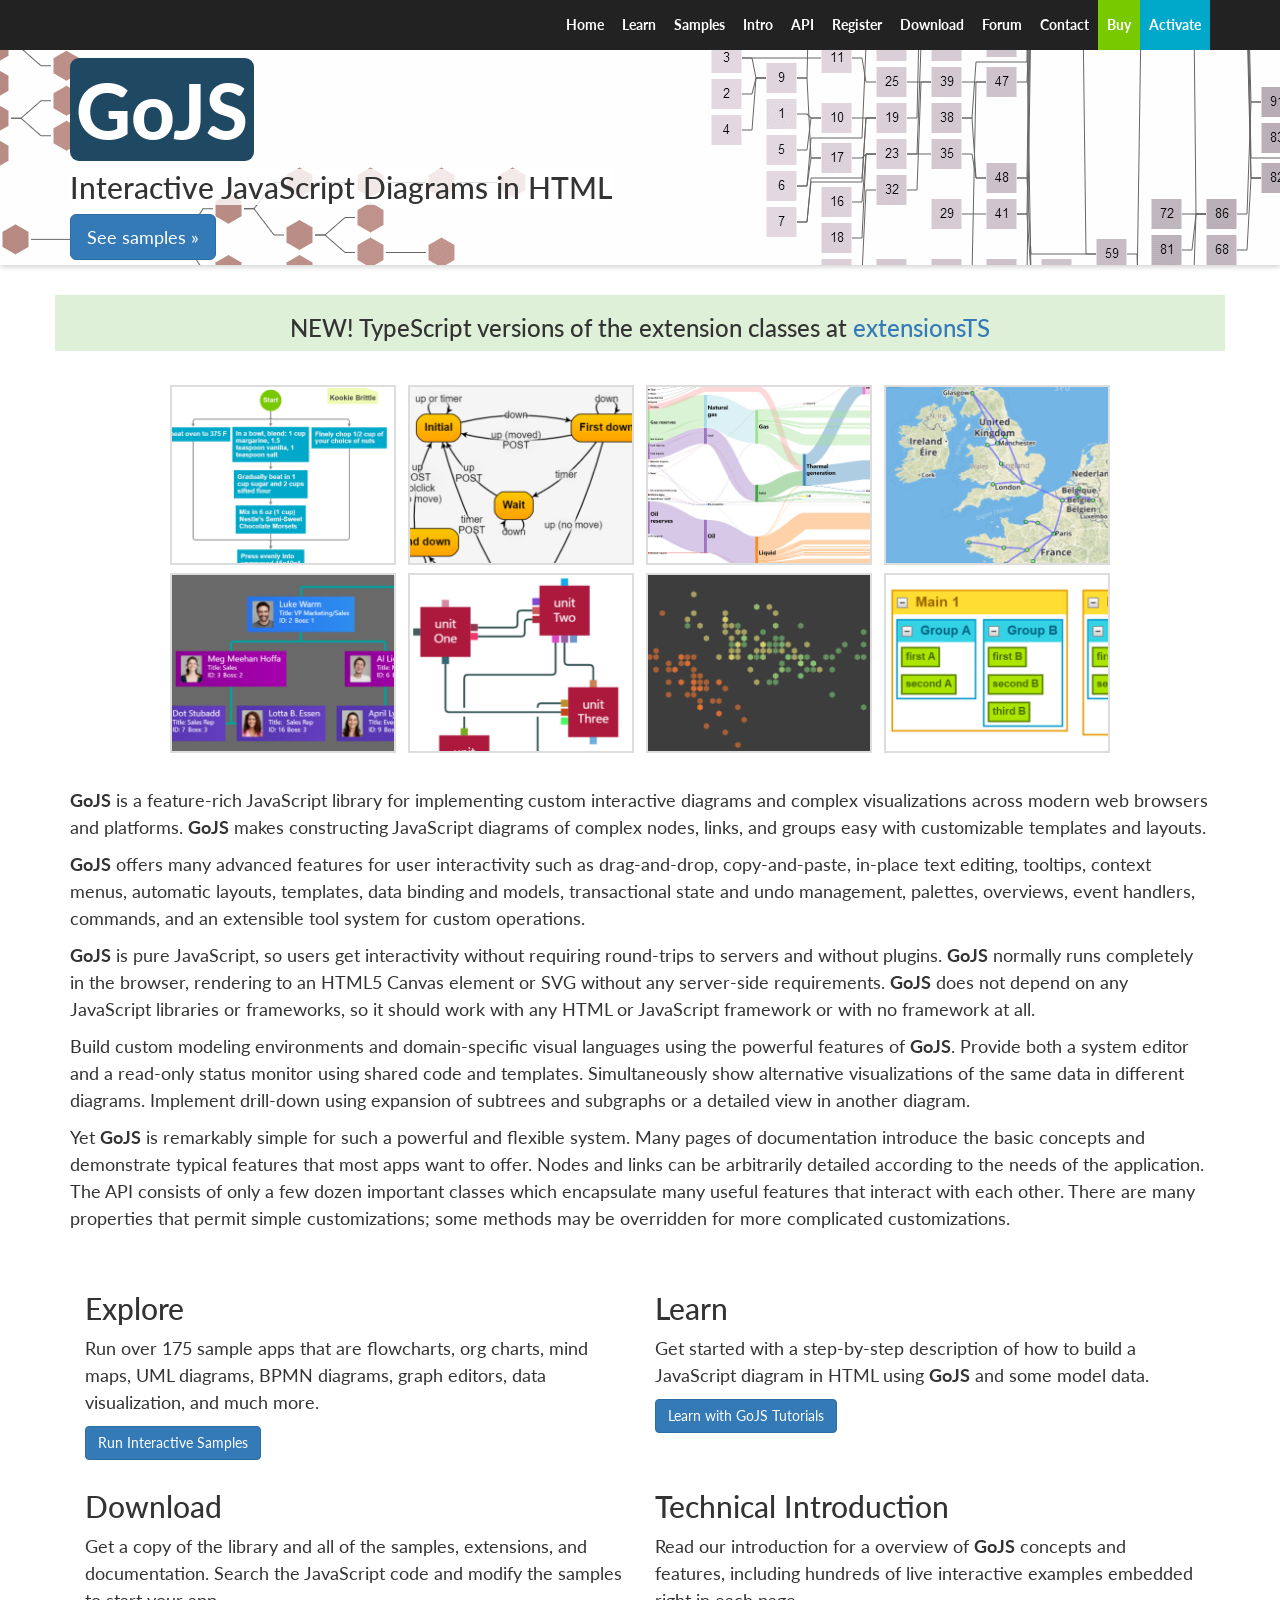
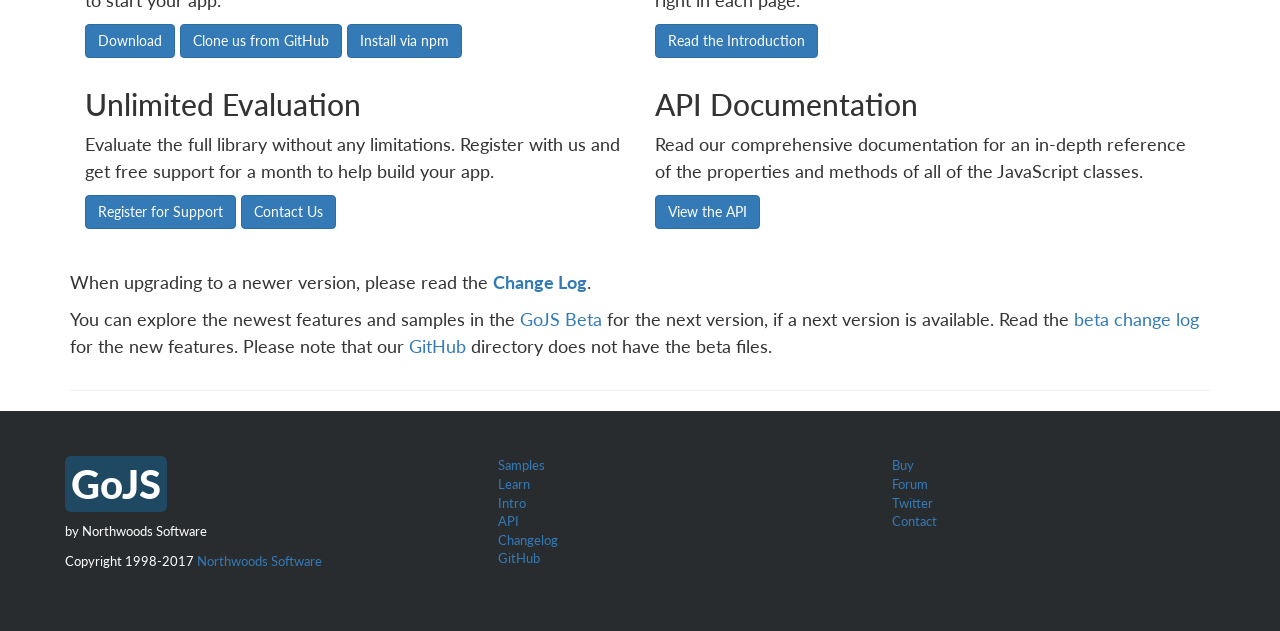
<file: GoJS-master/index.html>
<!doctype html>
<html>
<head>
  <meta charset="utf-8">
  <meta http-equiv="X-UA-Compatible" content="IE=edge">
  <meta name="viewport" content="width=device-width, initial-scale=1">
  <meta name="description" content="GoJS is a JavaScript library for building interactive diagrams on HTML web pages. Build apps with flowcharts, org charts, BPMN, UML, modeling, and other visual graph types. Interactivity, data-binding, layouts and many node and link concepts are built-in to GoJS." />
  <meta name="keywords" content="JavaScript diagram graph chart drawing visualization modeling component library flowchart orgchart network BPMN UML ER editor">
  <title>GoJS Diagrams for JavaScript and HTML, by Northwoods Software</title>
<script>
  (function(i,s,o,g,r,a,m){i['GoogleAnalyticsObject']=r;i[r]=i[r]||function(){
  (i[r].q=i[r].q||[]).push(arguments)},i[r].l=1*new Date();a=s.createElement(o),
  m=s.getElementsByTagName(o)[0];a.async=1;a.src=g;m.parentNode.insertBefore(a,m)
  })(window,document,'script','https://www.google-analytics.com/analytics.js','ga');

  ga('create', 'UA-1506307-5', 'auto');
  ga('send', 'pageview');
</script>

  <link rel="stylesheet" href="assets/css/bootstrap.min.css">
  <!-- custom CSS after bootstrap -->
  <link href="assets/css/main.css" rel="stylesheet" type="text/css"/>

  <link rel="prerender" href="samples/flowchart.html">
  <link rel="prerender" href="samples/index.html">
</head>

<body id="frontpage">

    <!-- Fixed navbar -->
    <nav class="navbar navbar-inverse navbar-fixed-top">
      <div class="container-fluid">
        <div class="navbar-header">
          <div class="navheader-container">
            <div class="navheader-collapse" data-toggle="collapse" data-target="#navbar">
              <button type="button" class="navbar-toggle" data-toggle="collapse" data-target="#navbar">
                <span class="sr-only">Toggle navigation</span>
                <span class="icon-bar"></span>
                <span class="icon-bar"></span>
                <span class="icon-bar"></span>
              </button>
            </div>
          </div>
        </div>
        <div id="navbar" class="navbar-collapse collapse">
          <ul class="nav navbar-nav navbar-right">
            <li><a href="index.html">Home</a></li>
            <li><a href="learn/index.html">Learn</a></li>
            <li><a href="samples/index.html">Samples</a></li>
            <li><a href="intro/index.html">Intro</a></li>
            <li><a href="api/index.html">API</a></li>
            <li><a href="https://www.nwoods.com/components/evalform.htm">Register</a></li>
            <li><a href="doc/download.html">Download</a></li>
            <li><a href="https://forum.nwoods.com/c/gojs">Forum</a></li>
            <li><a href="https://www.nwoods.com/contact.html" onclick="ga('send','event','Outbound Link','click','contact');">Contact</a></li>
            <li class="buy"><a href="https://www.nwoods.com/sales/index.html" onclick="ga('send','event','Outbound Link','click','buy');">Buy</a></li>
            <li class="activate"><a href="https://www.nwoods.com/app/activate.aspx?sku=gojs">Activate</a></li>
          </ul>
        </div><!--/.nav-collapse -->
      </div>
    </nav>

    <div id="bannertop" class="jumbotron banner">
      <div class="container-fluid plr15">
        <h1><span id="bannerlogo">GoJS</span></h1>
        <h2><span>Interactive JavaScript Diagrams in HTML</span></h2>
        <p><a class="btn btn-primary btn-lg" href="samples/index.html" role="button">See samples &raquo;</a></p>
      </div>
    </div>

    <div class="container-fluid plr15">

      <!--<div class="row text-center bg-success">
        <h3>This is GoJS 1.7 Beta.  See the <a href="doc/changelog.html">changes here</a></h3>
      </div>-->
      <div class="row text-center bg-success">
        <h3>NEW! TypeScript versions of the extension classes at <a href="extensionsTS/index.html">extensionsTS</a></h3>
      </div>

      <div class="row text-center mt30">

          <div class="col-md-12">
            <div style="display: inline-block;">
              <a class="imagelink" href="samples/flowchart.html"><img src="assets/images/site1.png" class="img-thumbnail" alt="Flowchart" /></a>
              <a class="imagelink" href="samples/stateChart.html"><img src="assets/images/site6.png" class="img-thumbnail" alt="State Chart" /></a>
            </div>
            <div style="display: inline-block;">
              <a class="imagelink" href="samples/sankey.html"><img src="assets/images/site2.png" class="img-thumbnail" alt="Sankey Diagram" /></a>
              <a class="imagelink" href="samples/leaflet.html"><img src="assets/images/site5.png" class="img-thumbnail" alt="Leaflet Map" /></a>
            </div>
          </div>

      </div>
      <div class="row text-center">

          <div class="col-md-12">
            <div style="display: inline-block;">
              <a class="imagelink" href="samples/orgChartEditor.html"><img src="assets/images/site3.png" class="img-thumbnail" alt="Org Chart" /></a>
              <a class="imagelink" href="samples/dynamicPorts.html"><img src="assets/images/site7.png" class="img-thumbnail" alt="Dynamic Ports Demo" /></a>
            </div>
            <div style="display: inline-block;">
              <a class="imagelink" href="samples/dataVisualization.html"><img src="assets/images/site4.png" class="img-thumbnail" alt="Data Visualization" /></a>
              <a class="imagelink" href="samples/regrouping.html"><img src="assets/images/site8.png" class="img-thumbnail" alt="Regrouping Demo" /></a>
            </div>
          </div>

      </div>

      </div>

      <div class="container-fluid plr15">

      <div class="row mt30 center-block">
        <p><b>GoJS</b> is a feature-rich JavaScript library for implementing custom interactive diagrams and complex visualizations
          across modern web browsers and platforms.
          <b>GoJS</b> makes constructing JavaScript diagrams of complex nodes, links, and groups easy with customizable templates and layouts.

        <p><b>GoJS</b> offers many advanced features for user interactivity such as drag-and-drop, copy-and-paste,
          in-place text editing, tooltips, context menus, automatic layouts, templates, data binding and models, transactional state and undo management,
          palettes, overviews, event handlers, commands, and an extensible tool system for custom operations.

        <p><b>GoJS</b> is pure JavaScript, so users get interactivity without requiring round-trips to servers and without plugins.
          <b>GoJS</b> normally runs completely in the browser, rendering to an HTML5 Canvas element or SVG without any server-side requirements.
          <b>GoJS</b> does not depend on any JavaScript libraries or frameworks, so it should work with any HTML or JavaScript framework or with no framework at all.

        <p>Build custom modeling environments and domain-specific visual languages using the powerful features of <b>GoJS</b>.
          Provide both a system editor and a read-only status monitor using shared code and templates.
          Simultaneously show alternative visualizations of the same data in different diagrams.
          Implement drill-down using expansion of subtrees and subgraphs or a detailed view in another diagram.

        <p>Yet <b>GoJS</b> is remarkably simple for such a powerful and flexible system.
          Many pages of documentation introduce the basic concepts and demonstrate typical features that most apps want to offer.
          Nodes and links can be arbitrarily detailed according to the needs of the application.
          The API consists of only a few dozen important classes which encapsulate many useful features that interact with each other.
          There are many properties that permit simple customizations; some methods may be overridden for more complicated customizations.
      </div>

      <div class="row mt30 center-block">
        <div class="col-md-6">
          <h2>Explore</h2>
          <p>Run over 175 sample apps that are flowcharts, org charts, mind maps,
             UML diagrams, BPMN diagrams, graph editors, data visualization, and much more.</p>
          <p><a class="btn btn-primary" href="samples/index.html" role="button">Run Interactive Samples</a></p>
        </div>
        <div class="col-md-6">
          <h2>Learn</h2>
          <p>Get started with a step-by-step description of how to build a JavaScript diagram in HTML
             using <b>GoJS</b> and some model data.</p>
          <p><a class="btn btn-primary" href="learn/index.html" role="button">Learn with GoJS Tutorials</a></p>
       </div>
      </div>

      <div class="row center-block">
        <div class="col-md-6">
          <h2>Download</h2>
          <p>Get a copy of the library and all of the samples, extensions, and documentation.
             Search the JavaScript code and modify the samples to start your app.</p>
          <p>
          <a class="btn btn-primary" href="doc/download.html" role="button">Download</a>
          <a class="btn btn-primary" href="https://github.com/NorthwoodsSoftware/GoJS" role="button">Clone us from GitHub</a>
          <a class="btn btn-primary" href="https://www.npmjs.com/package/gojs" role="button">Install via npm</a>
          </p>
        </div>
        <div class="col-md-6">
          <h2>Technical Introduction</h2>
          <p>Read our introduction for a overview of <b>GoJS</b> concepts and features,
             including hundreds of live interactive examples embedded right in each page.</p>
          <p><a class="btn btn-primary" href="intro/index.html" role="button">Read the Introduction</a></p>
       </div>
      </div>

      <div class="row center-block">
        <div class="col-md-6">
          <h2>Unlimited Evaluation</h2>
          <p>Evaluate the full library without any limitations.
             Register with us and get free support for a month to help build your app.</p>
          <p>
            <a class="btn btn-primary" href="https://www.nwoods.com/products/register.html" role="button">Register for Support</a>
            <a class="btn btn-primary" href="https://www.nwoods.com/contact.html" role="button">Contact Us</a>
          </p>
        </div>
        <div class="col-md-6">
          <h2>API Documentation</h2>
          <p>Read our comprehensive documentation for an in-depth reference of the properties
             and methods of all of the JavaScript classes.</p>
          <p><a class="btn btn-primary" href="api/index.html" role="button">View the API</a></p>
       </div>
      </div>

      <div class="row mt30 center-block">
        <p>
          When upgrading to a newer version, please read the <strong><a href="doc/changelog.html" target="_blank">Change Log</a></strong>.
        </p>

        <p>
          You can explore the newest features and samples in the <a href="../beta/index.html" target="_blank">GoJS Beta</a> for the next version,
          if a next version is available.  Read the <a href="../beta/doc/changelog.html" target="_blank">beta change log</a> for the new features.
          Please note that our <a href="https://github.com/NorthwoodsSoftware/GoJS" target="_blank">GitHub</a> directory does not have the beta files.
        </p>

      </div>

      <hr>

    </div> <!-- /container -->



    <footer id="footer" class="row">

      <div class="col-sm-4">
        <h3>GoJS</h3>
        <p>by Northwoods Software</p>
        <p>Copyright 1998-2017 <a href="https://www.nwoods.com" target="_blank">Northwoods Software</a></p>

      </div>
      <div class="col-sm-4">
        <ul>
          <li><a href="samples/index.html">Samples</a></li>
          <li><a href="learn/index.html">Learn</a></li>
          <li><a href="intro/index.html">Intro</a></li>
          <li><a href="api/index.html">API</a></li>
          <li><a href="doc/changelog.html">Changelog</a></li>
          <li><a href="https://github.com/NorthwoodsSoftware/GoJS">GitHub</a></li>
        </ul>
      </div>
      <div class="col-sm-4">
        <ul>
          <li><a href="https://www.nwoods.com/sales/index.html" onclick="ga('send','event','Outbound Link','click','buy');">Buy</a></li>
          <li><a href="https://forum.nwoods.com/c/gojs">Forum</a></li>
          <li><a href="https://twitter.com/northwoodsgo">Twitter</a></li>
          <li><a href="https://www.nwoods.com/contact.html" onclick="ga('send','event','Outbound Link','click','contact');">Contact</a></li>
        </ul>
      </div>
    </footer>



    <script src="assets/js/jquery.min.js"></script>
    <script src="assets/js/bootstrap.min.js"></script>

</body>
</html>
</file>
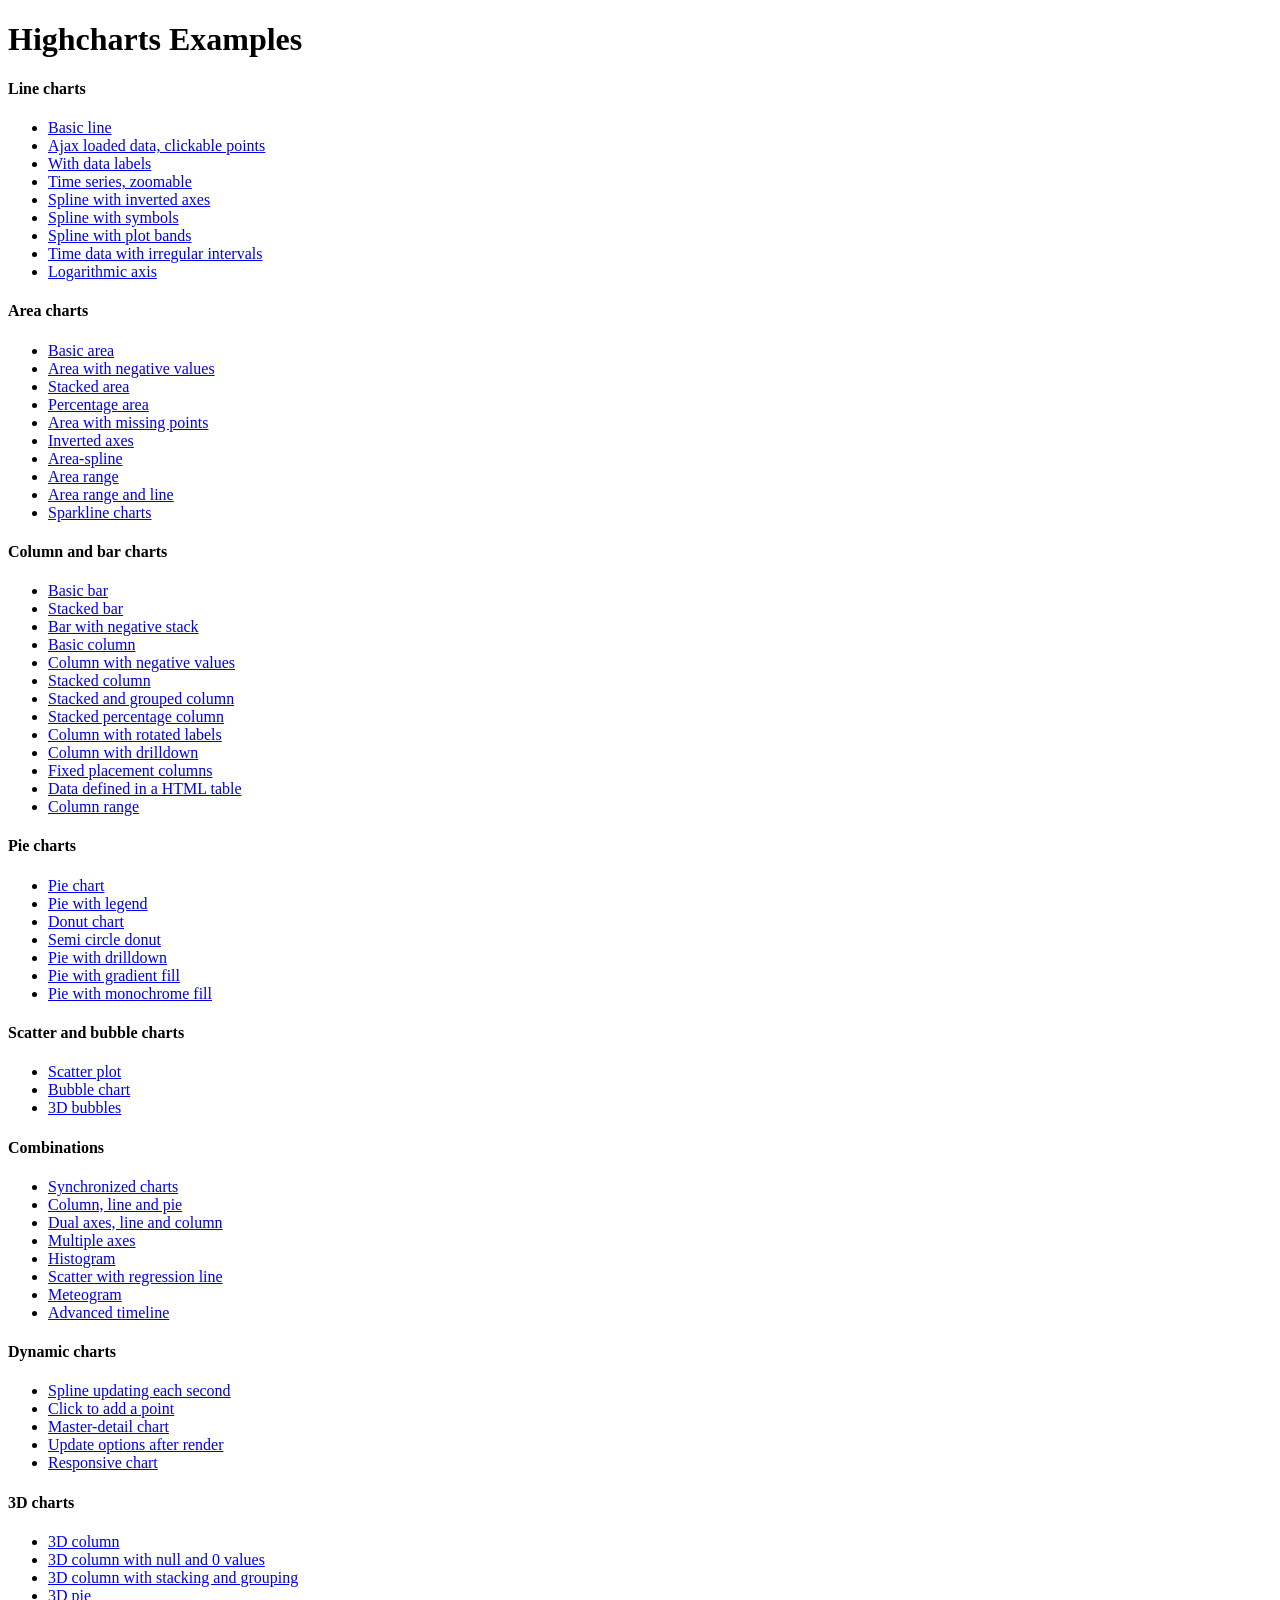
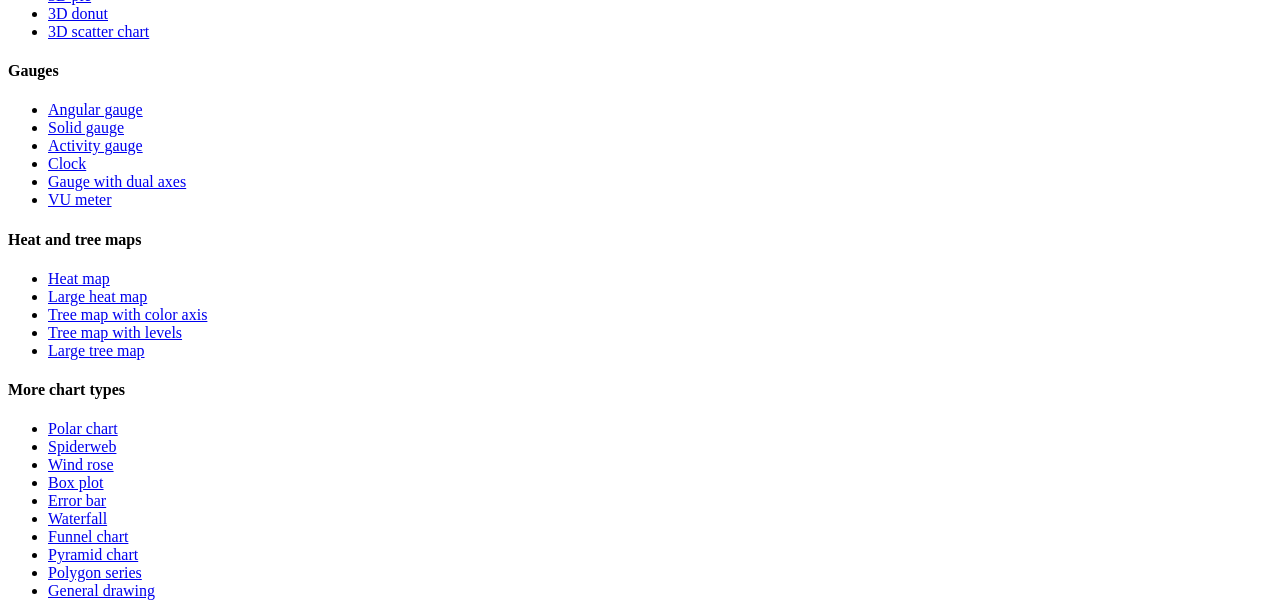
<file: Highcharts-5.0.14/index.htm>
<!DOCTYPE HTML PUBLIC "-//W3C//DTD HTML 4.01//EN" "http://www.w3.org/TR/html4/strict.dtd">
<html>
	<head>
		<meta http-equiv="Content-Type" content="text/html; charset=utf-8" />
		<title>Highcharts Examples</title>
	</head>
	<body>
		<h1>Highcharts Examples</h1>
		<h4>Line charts</h4>
		<ul>
			<li><a href="examples/line-basic/index.htm">Basic line</a></li>
			<li><a href="examples/line-ajax/index.htm">Ajax loaded data, clickable points</a></li>
			<li><a href="examples/line-labels/index.htm">With data labels</a></li>
			<li><a href="examples/line-time-series/index.htm">Time series, zoomable</a></li>
			<li><a href="examples/spline-inverted/index.htm">Spline with inverted axes</a></li>
			<li><a href="examples/spline-symbols/index.htm">Spline with symbols</a></li>
			<li><a href="examples/spline-plot-bands/index.htm">Spline with plot bands</a></li>
			<li><a href="examples/spline-irregular-time/index.htm">Time data with irregular intervals</a></li>
			<li><a href="examples/line-log-axis/index.htm">Logarithmic axis</a></li>
		</ul>
		<h4>Area charts</h4>
		<ul>
			<li><a href="examples/area-basic/index.htm">Basic area</a></li>
			<li><a href="examples/area-negative/index.htm">Area with negative values</a></li>
			<li><a href="examples/area-stacked/index.htm">Stacked area</a></li>
			<li><a href="examples/area-stacked-percent/index.htm">Percentage area</a></li>
			<li><a href="examples/area-missing/index.htm">Area with missing points</a></li>
			<li><a href="examples/area-inverted/index.htm">Inverted axes</a></li>
			<li><a href="examples/areaspline/index.htm">Area-spline</a></li>
			<li><a href="examples/arearange/index.htm">Area range</a></li>
			<li><a href="examples/arearange-line/index.htm">Area range and line</a></li>
			<li><a href="examples/sparkline/index.htm">Sparkline charts</a></li>
		</ul>
		<h4>Column and bar charts</h4>
		<ul>
			<li><a href="examples/bar-basic/index.htm">Basic bar</a></li>
			<li><a href="examples/bar-stacked/index.htm">Stacked bar</a></li>
			<li><a href="examples/bar-negative-stack/index.htm">Bar with negative stack</a></li>
			<li><a href="examples/column-basic/index.htm">Basic column</a></li>
			<li><a href="examples/column-negative/index.htm">Column with negative values</a></li>
			<li><a href="examples/column-stacked/index.htm">Stacked column</a></li>
			<li><a href="examples/column-stacked-and-grouped/index.htm">Stacked and grouped column</a></li>
			<li><a href="examples/column-stacked-percent/index.htm">Stacked percentage column</a></li>
			<li><a href="examples/column-rotated-labels/index.htm">Column with rotated labels</a></li>
			<li><a href="examples/column-drilldown/index.htm">Column with drilldown</a></li>
			<li><a href="examples/column-placement/index.htm">Fixed placement columns</a></li>
			<li><a href="examples/column-parsed/index.htm">Data defined in a HTML table</a></li>
			<li><a href="examples/columnrange/index.htm">Column range</a></li>
		</ul>
		<h4>Pie charts</h4>
		<ul>
			<li><a href="examples/pie-basic/index.htm">Pie chart</a></li>
			<li><a href="examples/pie-legend/index.htm">Pie with legend</a></li>
			<li><a href="examples/pie-donut/index.htm">Donut chart</a></li>
			<li><a href="examples/pie-semi-circle/index.htm">Semi circle donut</a></li>
			<li><a href="examples/pie-drilldown/index.htm">Pie with drilldown</a></li>
			<li><a href="examples/pie-gradient/index.htm">Pie with gradient fill</a></li>
			<li><a href="examples/pie-monochrome/index.htm">Pie with monochrome fill</a></li>
		</ul>
		<h4>Scatter and bubble charts</h4>
		<ul>
			<li><a href="examples/scatter/index.htm">Scatter plot</a></li>
			<li><a href="examples/bubble/index.htm">Bubble chart</a></li>
			<li><a href="examples/bubble-3d/index.htm">3D bubbles</a></li>
		</ul>
		<h4>Combinations</h4>
		<ul>
			<li><a href="examples/synchronized-charts/index.htm">Synchronized charts</a></li>
			<li><a href="examples/combo/index.htm">Column, line and pie</a></li>
			<li><a href="examples/combo-dual-axes/index.htm">Dual axes, line and column</a></li>
			<li><a href="examples/combo-multi-axes/index.htm">Multiple axes</a></li>
			<li><a href="examples/combo-histogram/index.htm">Histogram</a></li>
			<li><a href="examples/combo-regression/index.htm">Scatter with regression line</a></li>
			<li><a href="examples/combo-meteogram/index.htm">Meteogram</a></li>
			<li><a href="examples/combo-timeline/index.htm">Advanced timeline</a></li>
		</ul>
		<h4>Dynamic charts</h4>
		<ul>
			<li><a href="examples/dynamic-update/index.htm">Spline updating each second</a></li>
			<li><a href="examples/dynamic-click-to-add/index.htm">Click to add a point</a></li>
			<li><a href="examples/dynamic-master-detail/index.htm">Master-detail chart</a></li>
			<li><a href="examples/chart-update/index.htm">Update options after render</a></li>
			<li><a href="examples/responsive/index.htm">Responsive chart</a></li>
		</ul>
		<h4>3D charts</h4>
		<ul>
			<li><a href="examples/3d-column-interactive/index.htm">3D column</a></li>
			<li><a href="examples/3d-column-null-values/index.htm">3D column with null and 0 values</a></li>
			<li><a href="examples/3d-column-stacking-grouping/index.htm">3D column with stacking and grouping</a></li>
			<li><a href="examples/3d-pie/index.htm">3D pie</a></li>
			<li><a href="examples/3d-pie-donut/index.htm">3D donut</a></li>
			<li><a href="examples/3d-scatter-draggable/index.htm">3D scatter chart</a></li>
		</ul>
		<h4>Gauges</h4>
		<ul>
			<li><a href="examples/gauge-speedometer/index.htm">Angular gauge</a></li>
			<li><a href="examples/gauge-solid/index.htm">Solid gauge</a></li>
			<li><a href="examples/gauge-activity/index.htm">Activity gauge</a></li>
			<li><a href="examples/gauge-clock/index.htm">Clock</a></li>
			<li><a href="examples/gauge-dual/index.htm">Gauge with dual axes</a></li>
			<li><a href="examples/gauge-vu-meter/index.htm">VU meter</a></li>
		</ul>
		<h4>Heat and tree maps</h4>
		<ul>
			<li><a href="examples/heatmap/index.htm">Heat map</a></li>
			<li><a href="examples/heatmap-canvas/index.htm">Large heat map</a></li>
			<li><a href="examples/treemap-coloraxis/index.htm">Tree map with color axis</a></li>
			<li><a href="examples/treemap-with-levels/index.htm">Tree map with levels</a></li>
			<li><a href="examples/treemap-large-dataset/index.htm">Large tree map</a></li>
		</ul>
		<h4>More chart types</h4>
		<ul>
			<li><a href="examples/polar/index.htm">Polar chart</a></li>
			<li><a href="examples/polar-spider/index.htm">Spiderweb</a></li>
			<li><a href="examples/polar-wind-rose/index.htm">Wind rose</a></li>
			<li><a href="examples/box-plot/index.htm">Box plot</a></li>
			<li><a href="examples/error-bar/index.htm">Error bar</a></li>
			<li><a href="examples/waterfall/index.htm">Waterfall</a></li>
			<li><a href="examples/funnel/index.htm">Funnel chart</a></li>
			<li><a href="examples/pyramid/index.htm">Pyramid chart</a></li>
			<li><a href="examples/polygon/index.htm">Polygon series</a></li>
			<li><a href="examples/renderer/index.htm">General drawing</a></li>
		</ul>
	</body>
</html>
</file>
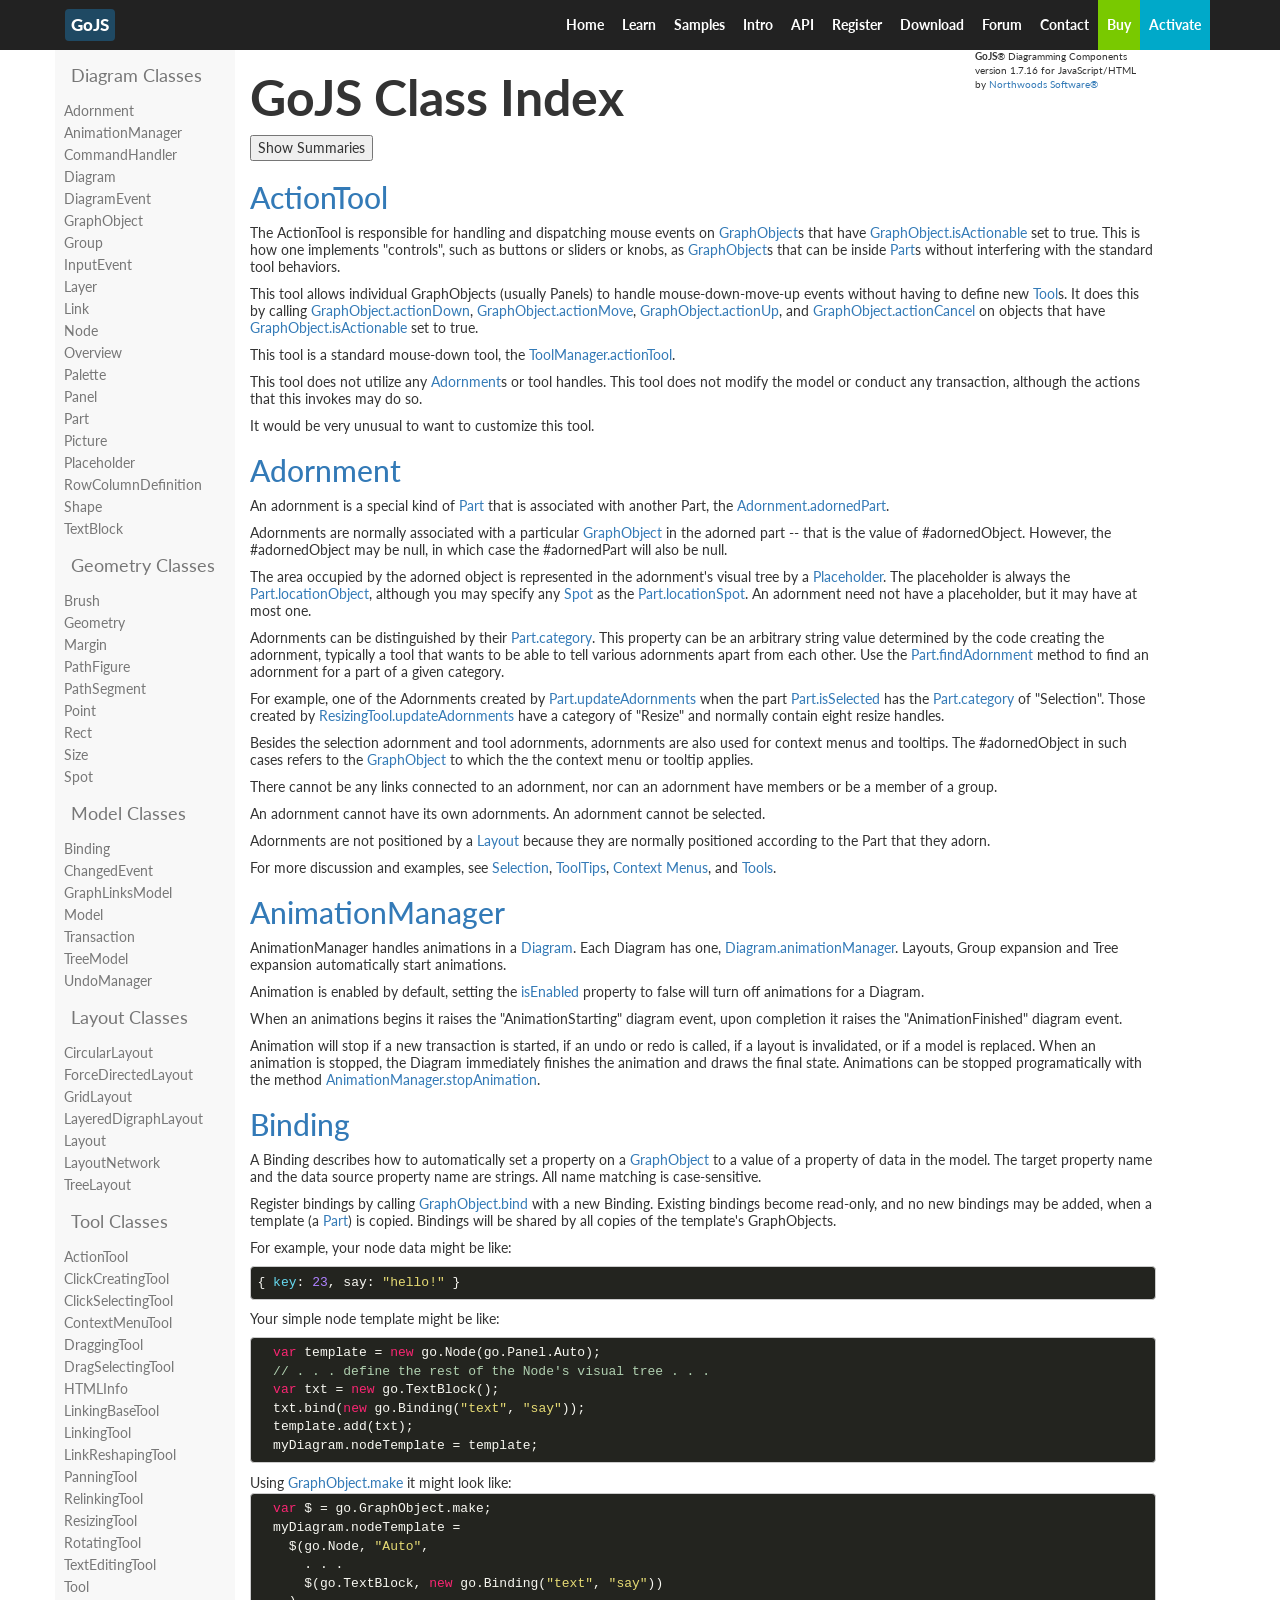
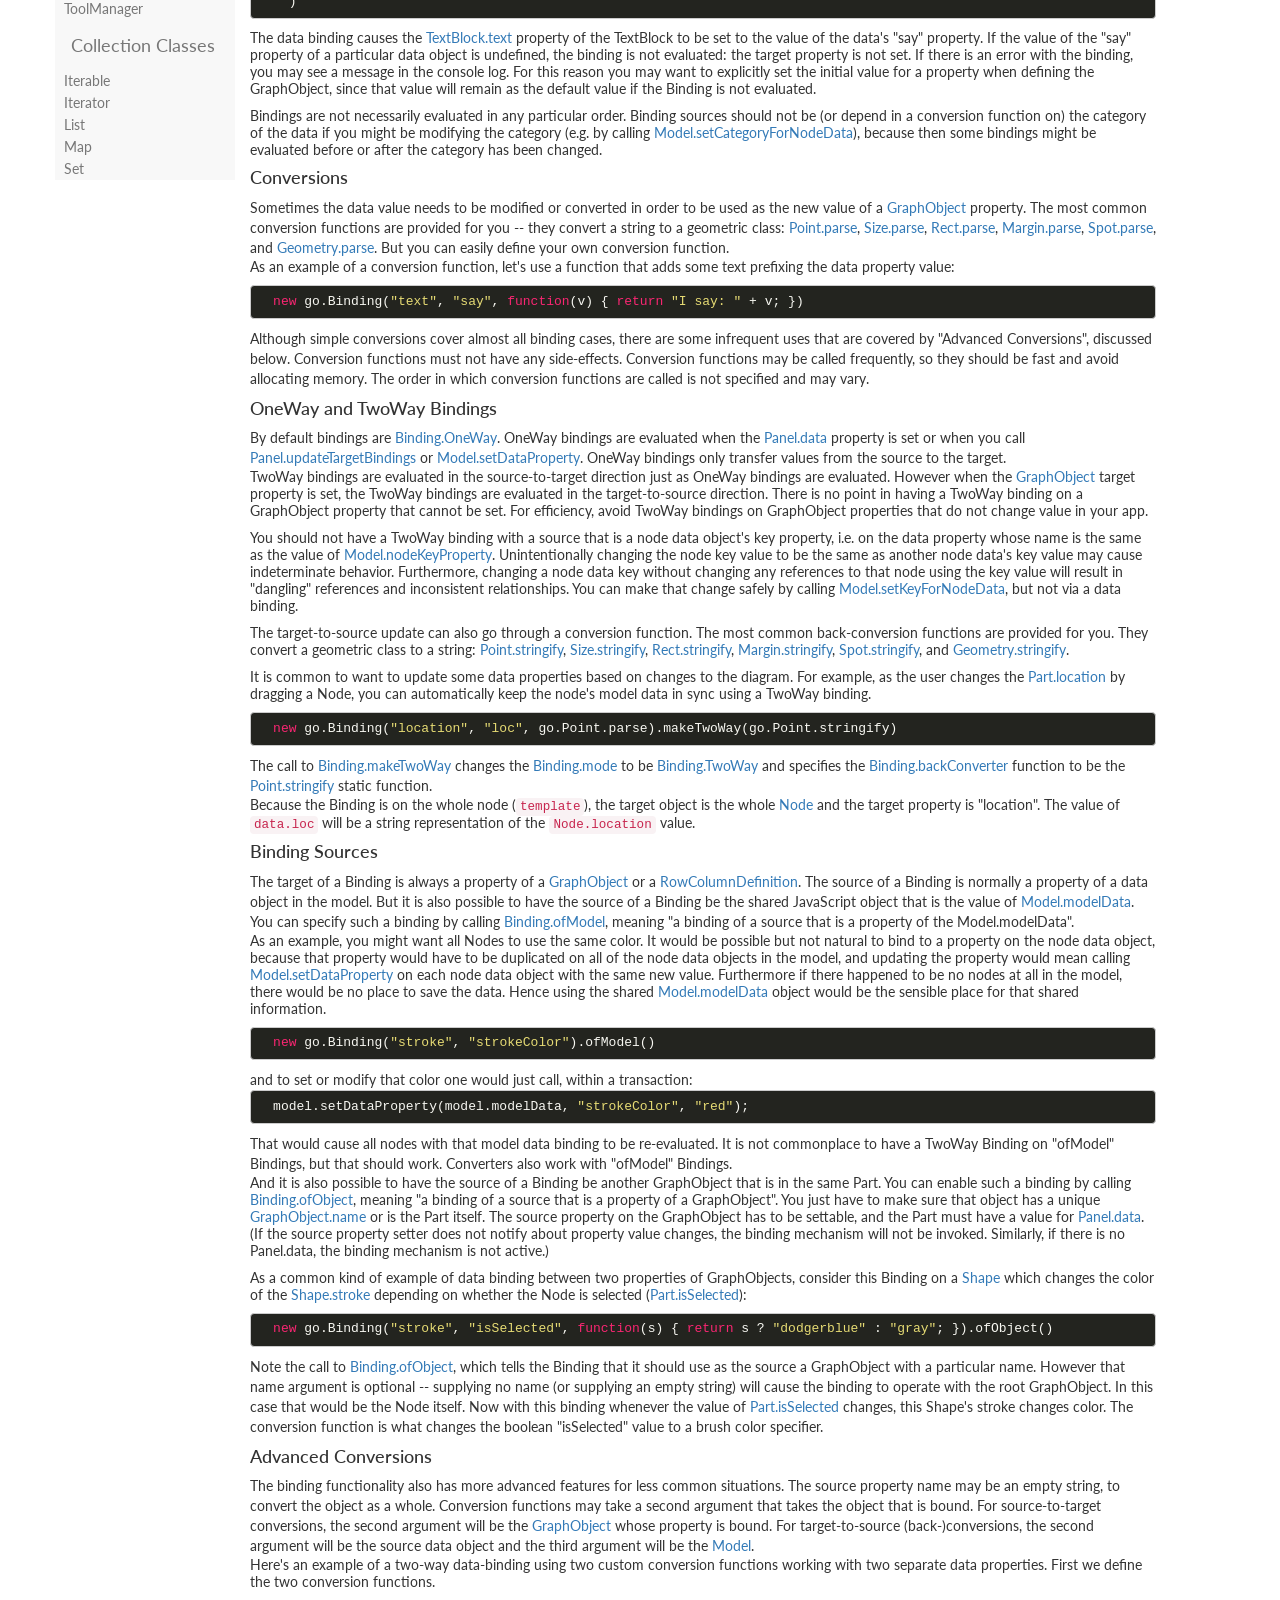
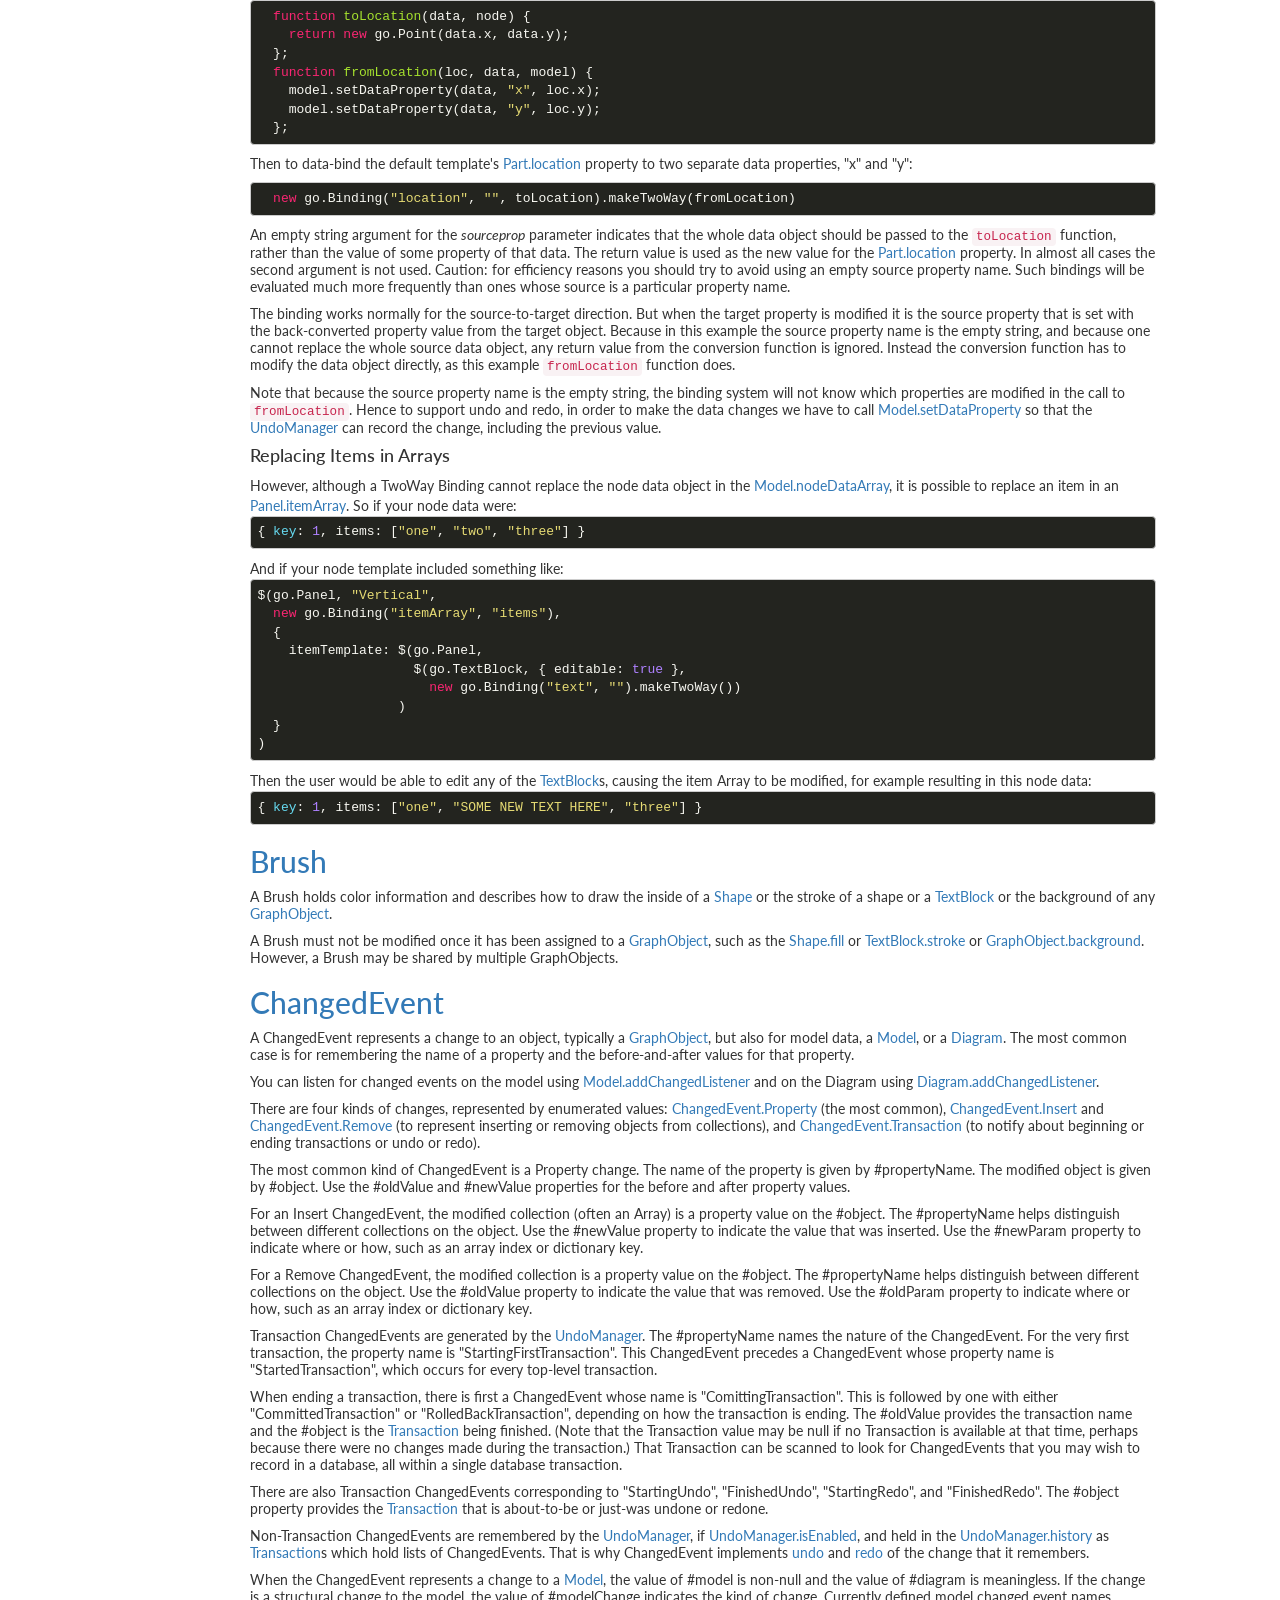
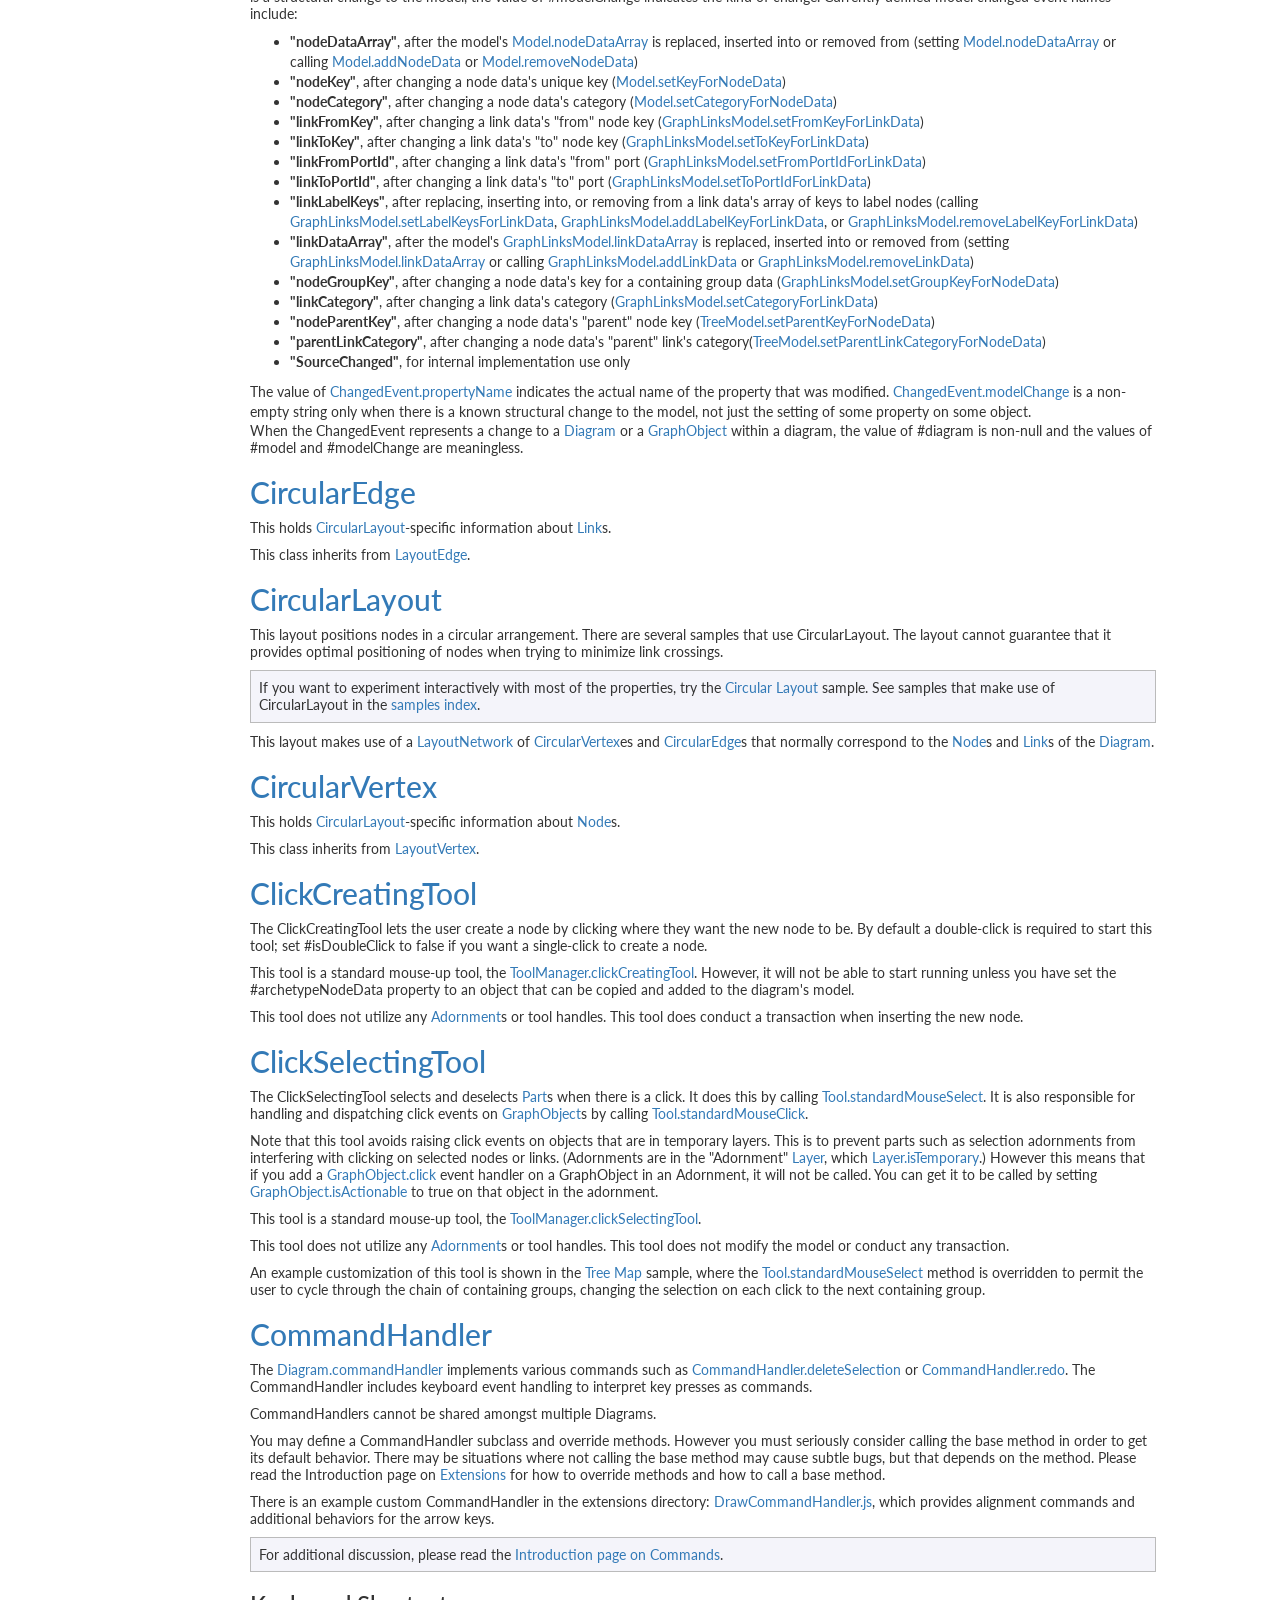
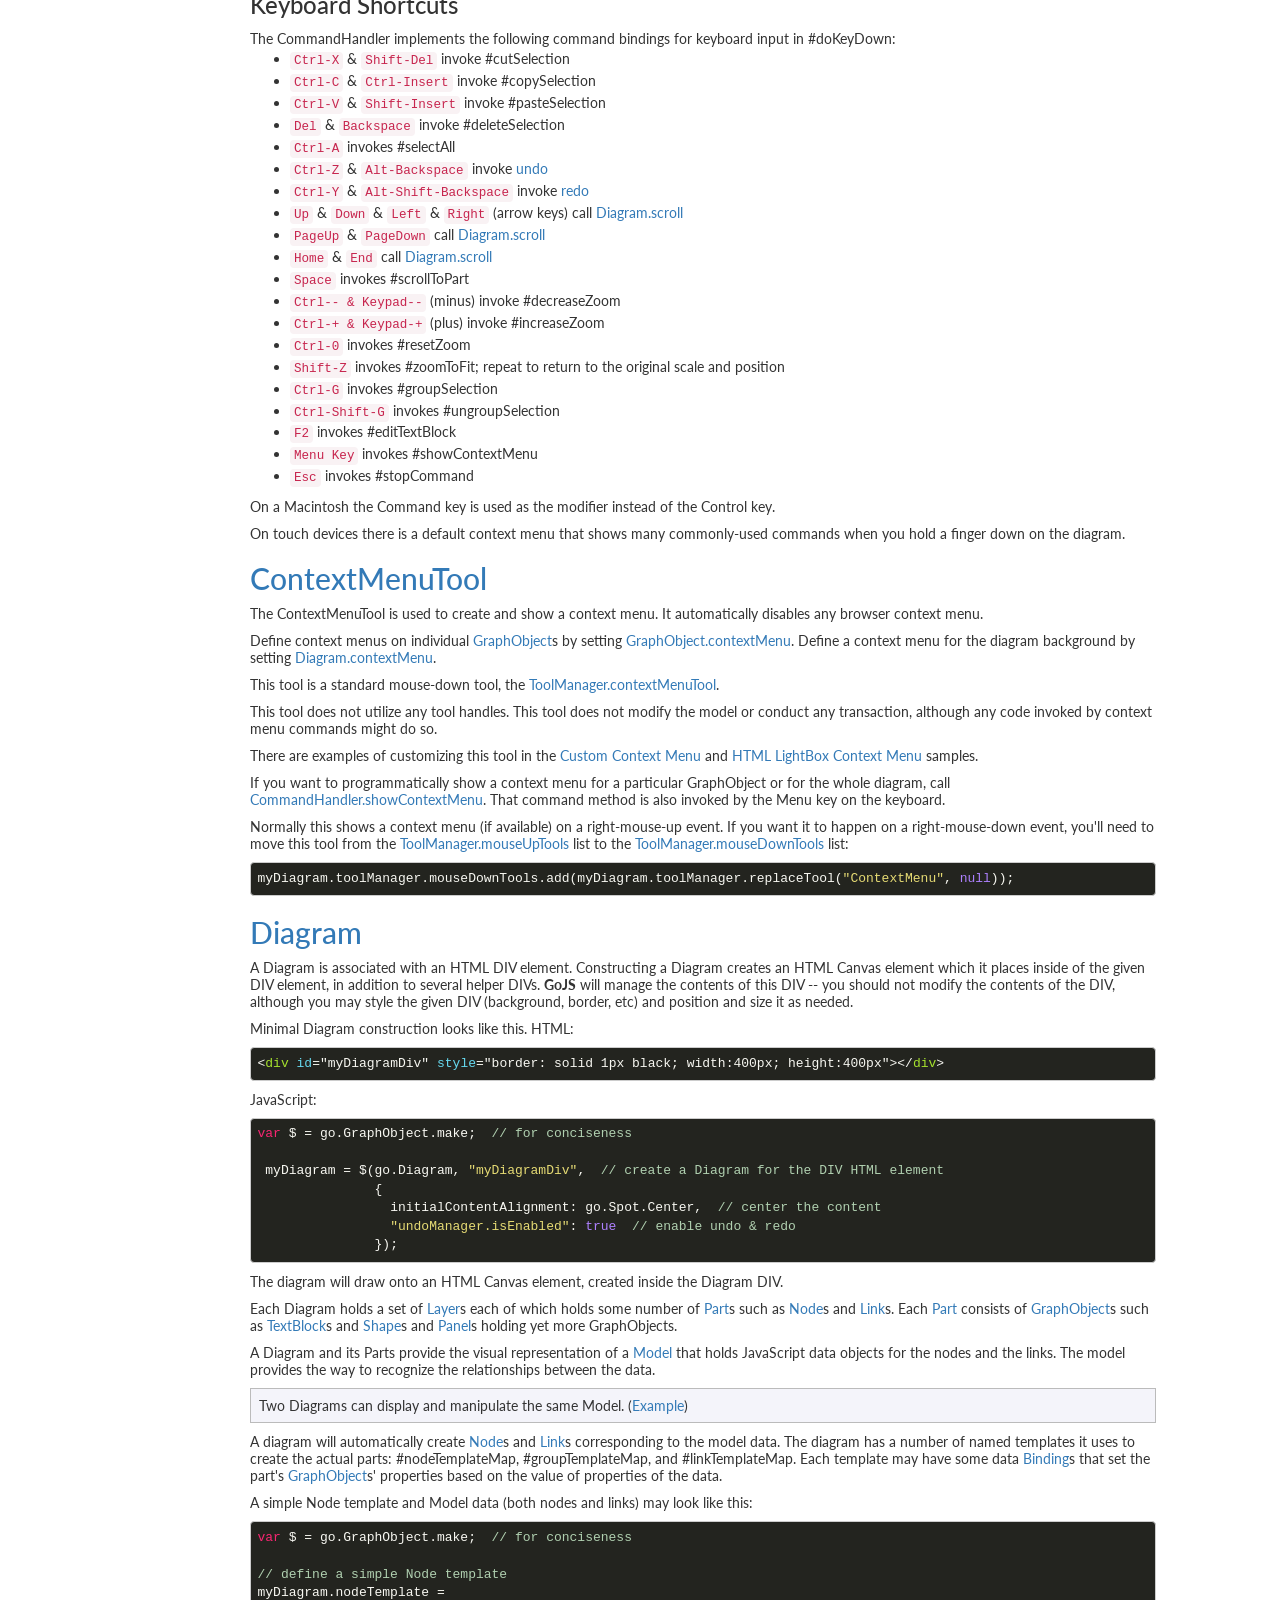
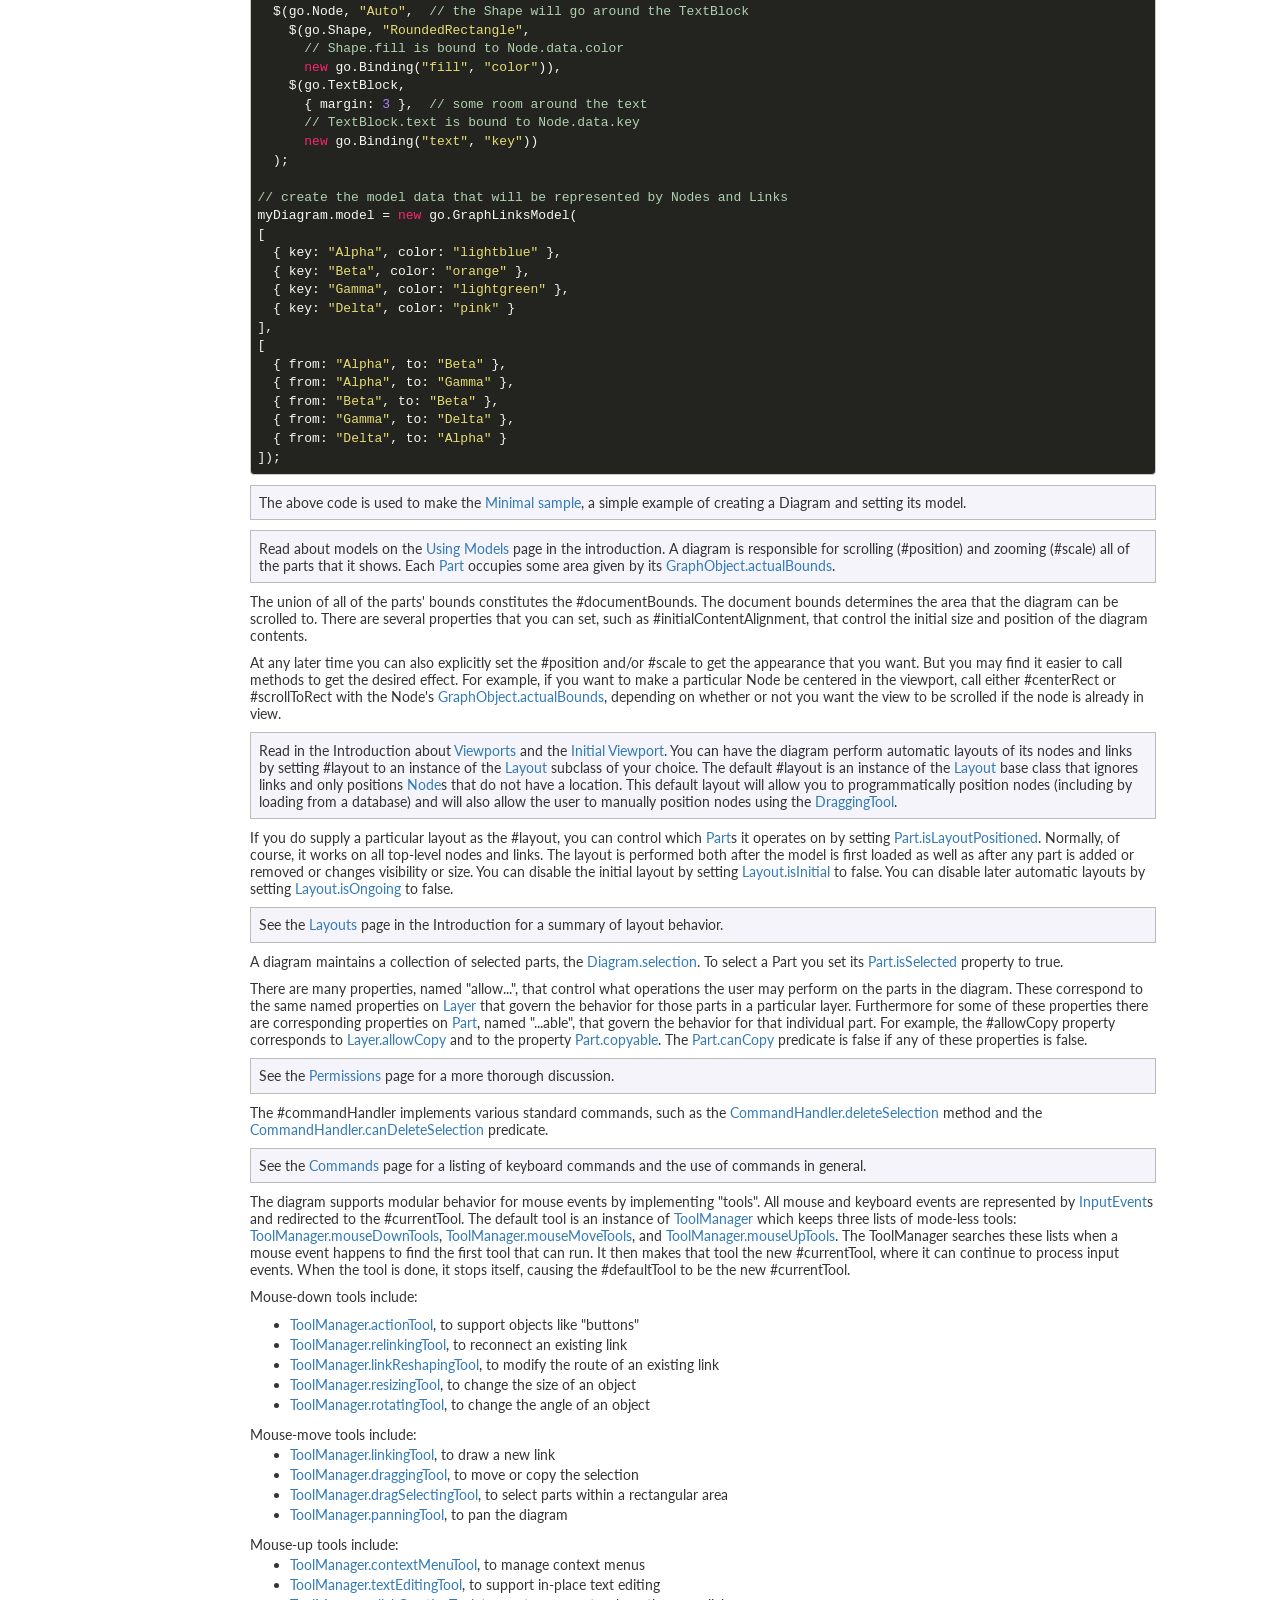
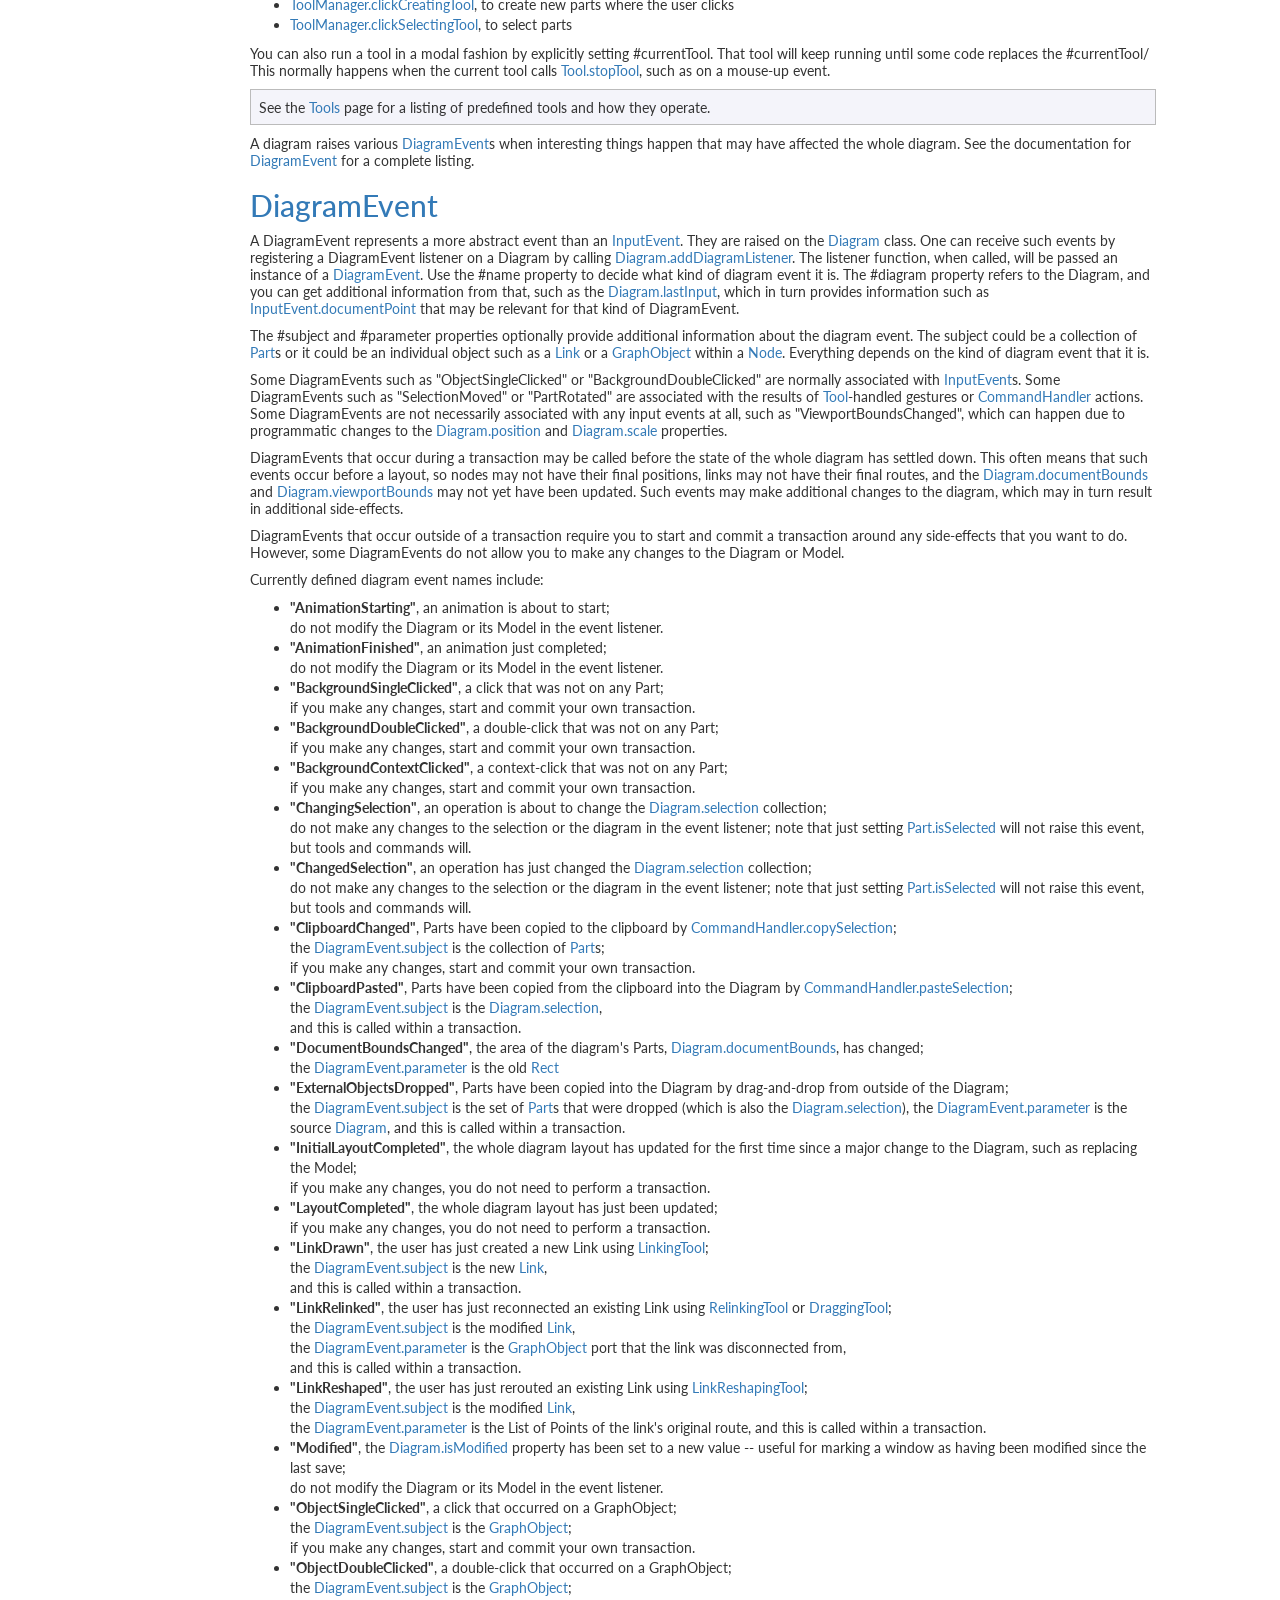
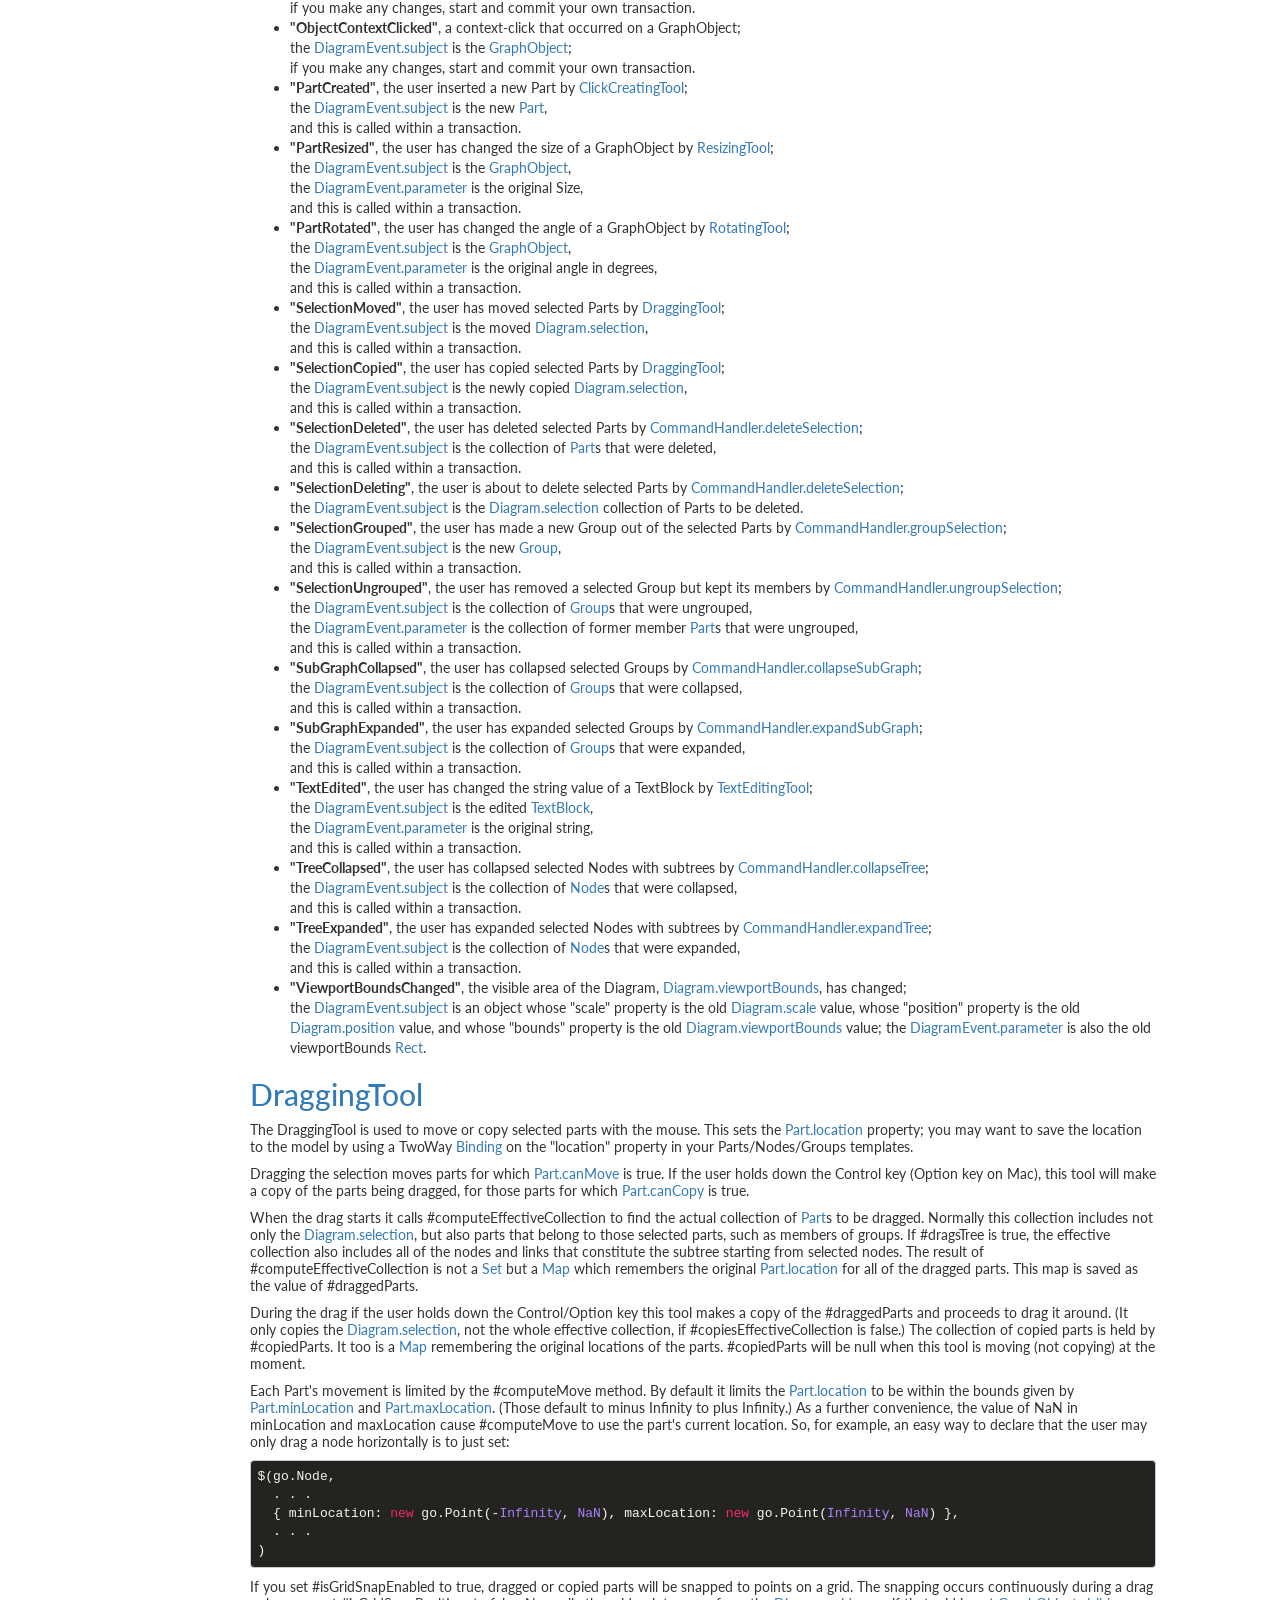
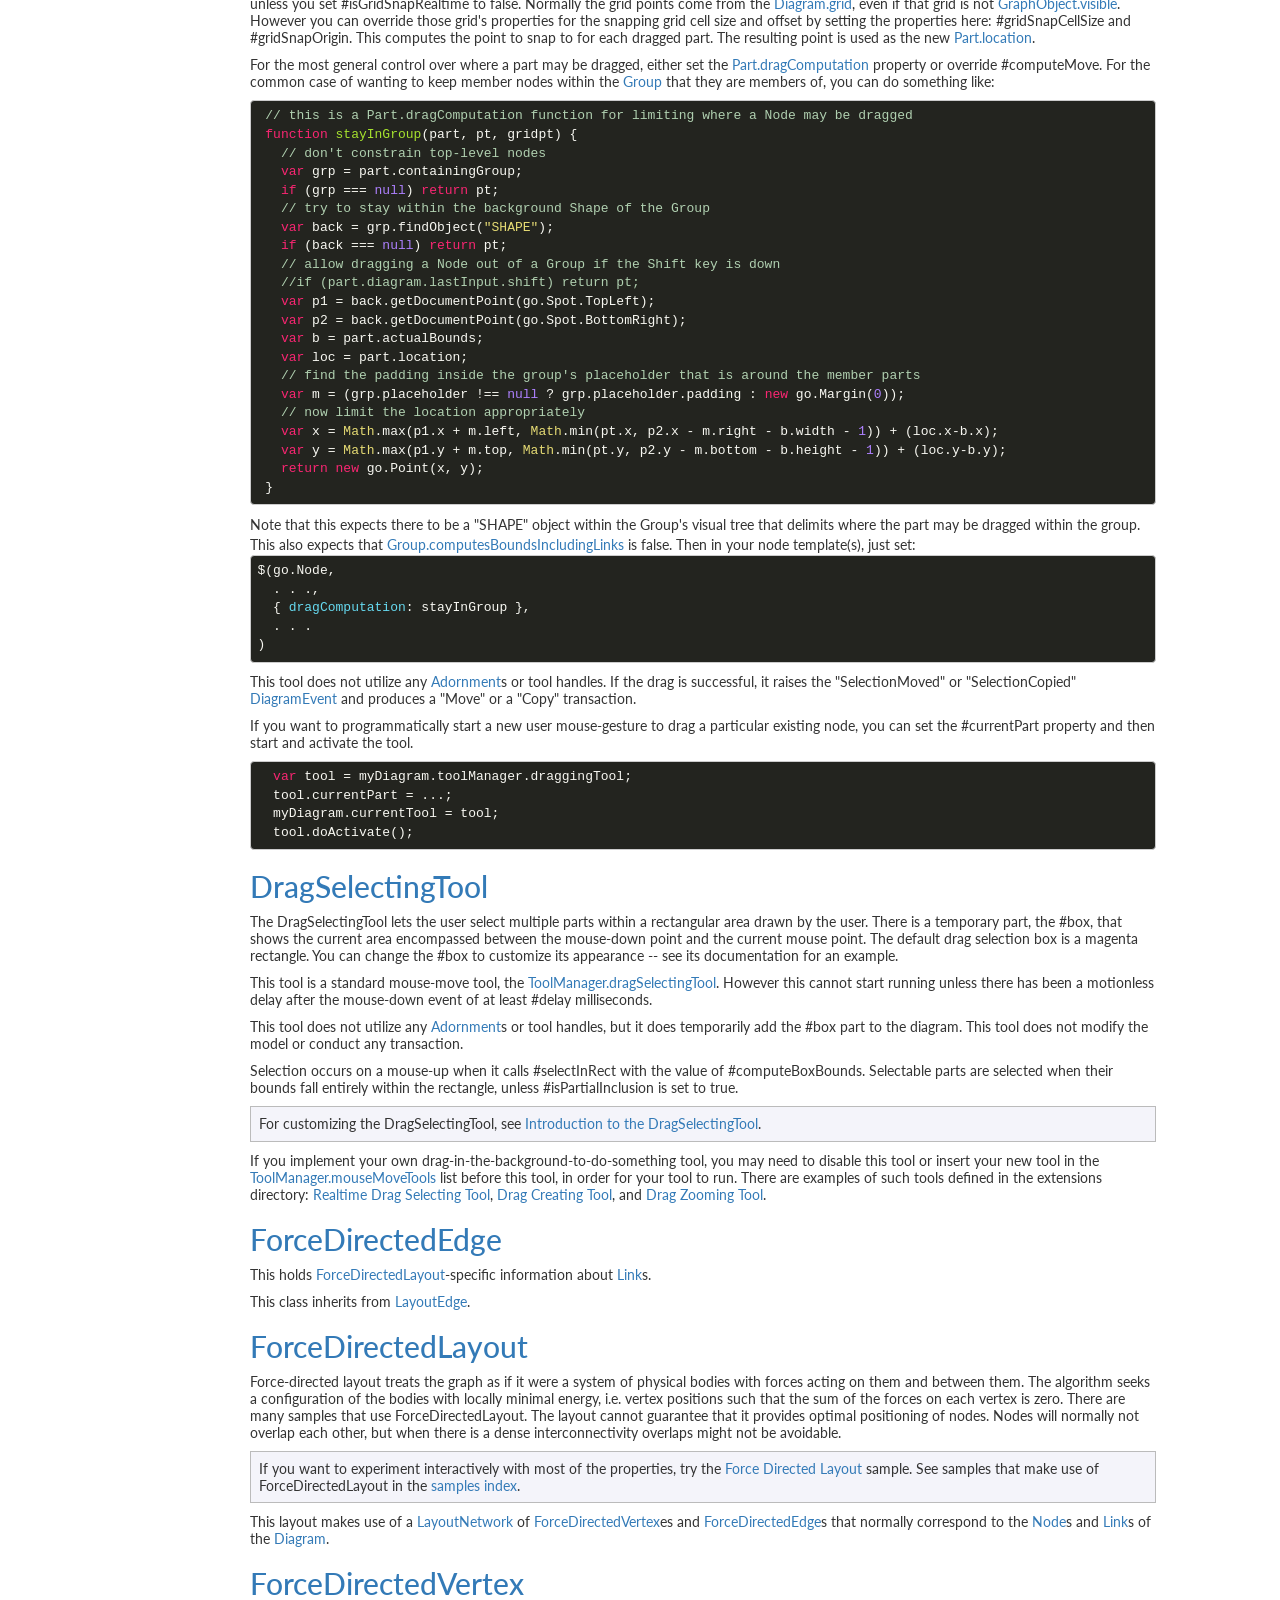
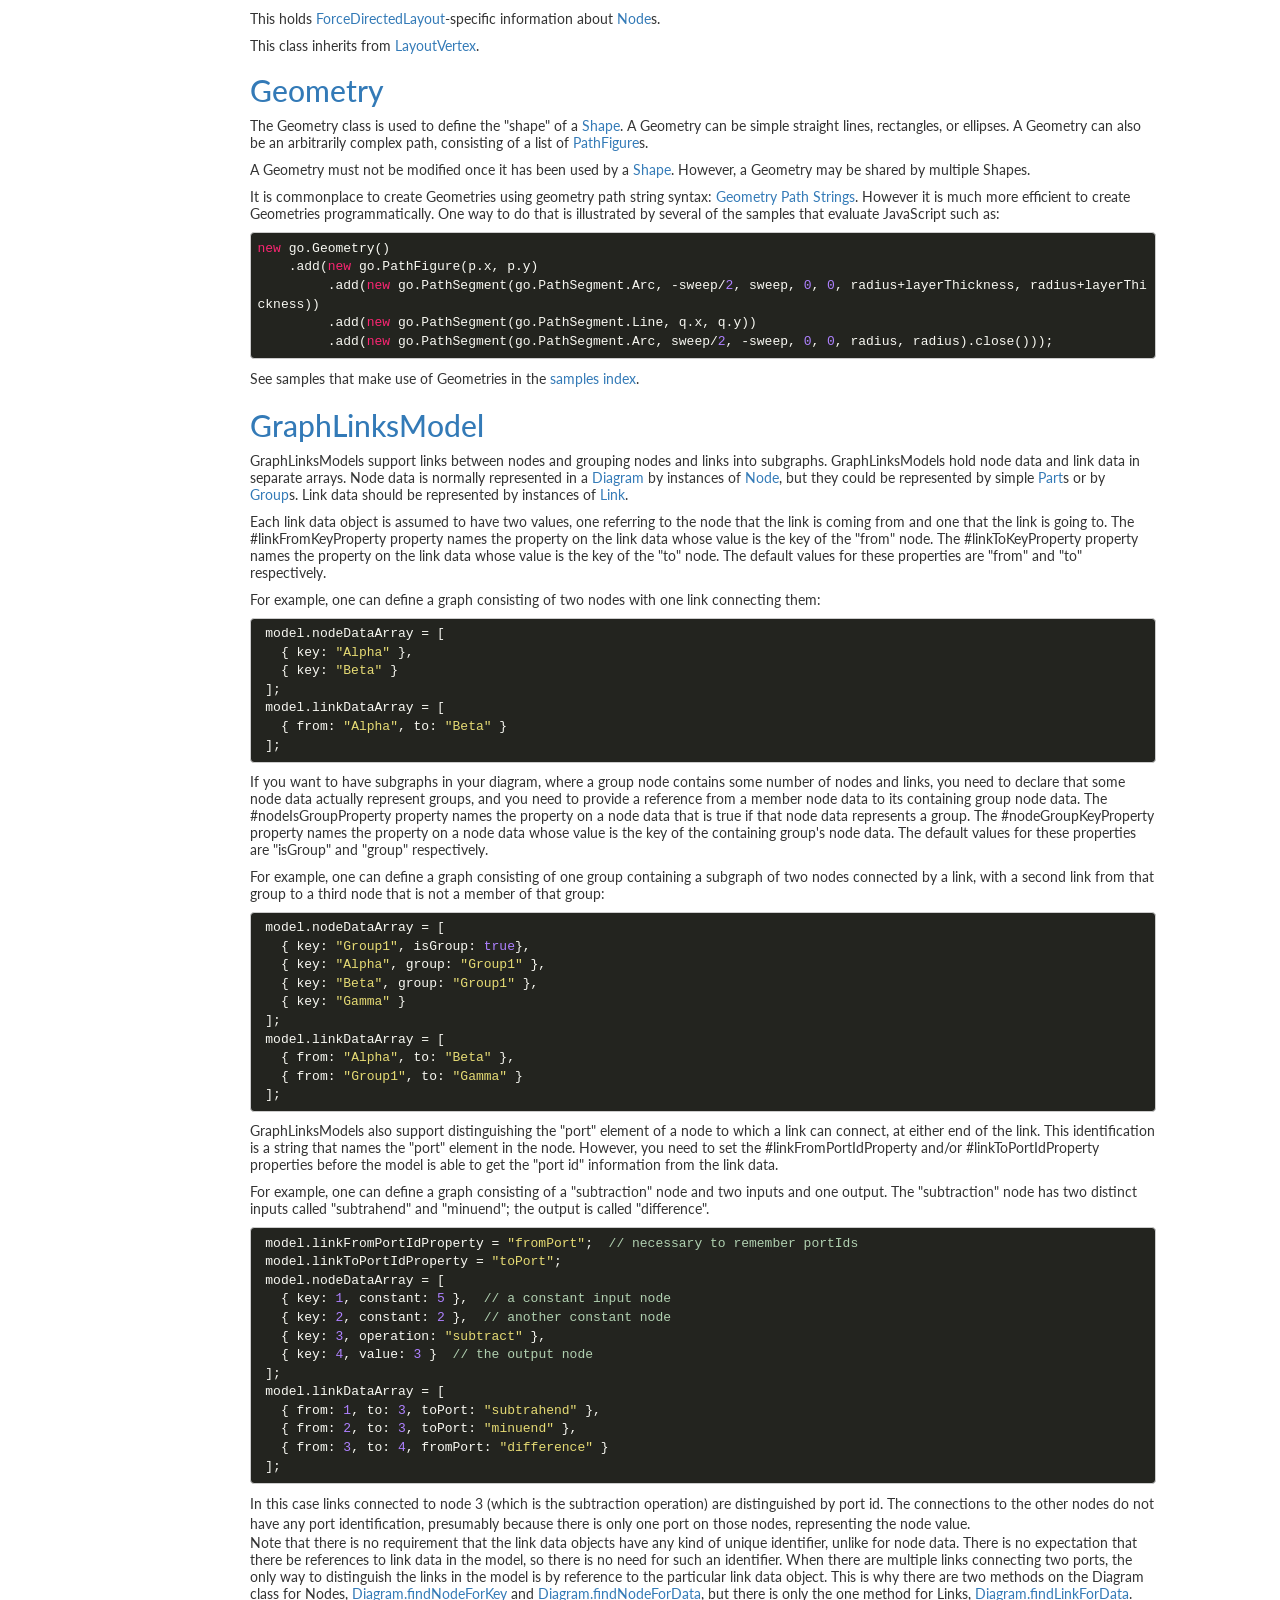
<file: GoJS-master/api/index.html>
<!DOCTYPE html>
<html>
	<head>
    <meta charset="utf-8">
    <meta name="viewport" content="width=device-width, initial-scale=1">

		<meta name="generator" content="JsDoc Toolkit" />
		<title>GoJS&reg; Reference - Index</title>
    <script src="../assets/js/jquery.min.js"></script>
    <script src="../assets/js/bootstrap.min.js"></script>
    <script src="../assets/js/highlight.js"></script>
    <script src="../assets/js/api.js"></script>

    <link href="../assets/css/bootstrap.min.css" rel="stylesheet" >
    <!-- custom CSS after bootstrap -->
    <link href="../assets/css/main.css" rel="stylesheet" type="text/css"/>
    <link href="../assets/css/api.css" rel="stylesheet" type="text/css"/>
    <link rel="stylesheet" href="../assets/css/highlight.css" type="text/css" media="all" />


 	</head>

	<body>
    <!-- non-fixed navbar -->
    <nav id="non-fixed-nav" class="navbar navbar-inverse navbar-top">
      <div class="container-fluid">
        <div class="navbar-header">
          <div class="navheader-container">
            <div class="navheader-collapse" data-toggle="collapse" data-target="#navbar">
              <a id="toplogo" class="navbar-brand" href="../index.html">GoJS</a>
              <button type="button" class="navbar-toggle" data-toggle="collapse" data-target="#navbar">
                <span class="sr-only">Toggle navigation</span>
                <span class="icon-bar"></span>
                <span class="icon-bar"></span>
                <span class="icon-bar"></span>
              </button>
            </div>
          </div>
        </div>
        <div id="navbar" class="navbar-collapse collapse">
          <ul class="nav navbar-nav navbar-right">
            <li><a href="../index.html">Home</a></li>
            <li><a href="../learn/index.html">Learn</a></li>
            <li><a href="../samples/index.html">Samples</a></li>
            <li><a href="../intro/index.html">Intro</a></li>
            <li><a href="../api/index.html">API</a></li>
            <li><a href="https://www.nwoods.com/components/evalform.htm">Register</a></li>
            <li><a href="../doc/download.html">Download</a></li>
            <li><a href="https://forum.nwoods.com/c/gojs">Forum</a></li>
            <li><a href="https://www.nwoods.com/contact.html" onclick="ga('send','event','Outbound Link','click','contact');">Contact</a></li>
            <li class="buy"><a href="https://www.nwoods.com/sales/index.html" onclick="ga('send','event','Outbound Link','click','buy');">Buy</a></li>
            <li class="activate"><a href="https://www.nwoods.com/app/activate.aspx?sku=gojs">Activate</a></li>
          </ul>
        </div><!--/.nav-collapse -->
      </div>
    </nav>

    <div class="container-fluid">
      <div id="navindex" class="col-md-2">
          <!-- <div><a href="index.html">GoJS Class Index</a></div> -->

<div class="sidebar-nav">
  <div class="navbar navbar-default" role="navigation">
    <div class="navbar-header">
      <div class="navheader-container">
        <div class="navheader-collapse" data-toggle="collapse" data-target="#DiagramNavbar">
          <button type="button" class="navbar-toggle" data-toggle="collapse" data-target="#DiagramNavbar">
            <span class="sr-only">Toggle navigation</span>
            <span class="icon-bar"></span>
            <span class="icon-bar"></span>
            <span class="icon-bar"></span>
          </button>
        </div>
        <span class="navbar-brand">Diagram Classes</span>
      </div>
    </div>
    <div id="DiagramNavbar" class="navbar-collapse collapse sidebar-navbar-collapse">
    <ul class="classList nav navbar-nav">
      
        
      
        
      
        <li><a href="symbols/Adornment.html" class="linkConstructor">Adornment</a></li>
      
        <li><a href="symbols/AnimationManager.html" class="linkConstructor">AnimationManager</a></li>
      
        
      
        
      
        
      
        
      
        
      
        
      
        
      
        
      
        <li><a href="symbols/CommandHandler.html" class="linkConstructor">CommandHandler</a></li>
      
        
      
        <li><a href="symbols/Diagram.html" class="linkConstructor">Diagram</a></li>
      
        <li><a href="symbols/DiagramEvent.html" class="linkConstructor">DiagramEvent</a></li>
      
        
      
        
      
        
      
        
      
        
      
        
      
        
      
        <li><a href="symbols/GraphObject.html" class="linkConstructor">GraphObject</a></li>
      
        
      
        <li><a href="symbols/Group.html" class="linkConstructor">Group</a></li>
      
        
      
        <li><a href="symbols/InputEvent.html" class="linkConstructor">InputEvent</a></li>
      
        
      
        
      
        <li><a href="symbols/Layer.html" class="linkConstructor">Layer</a></li>
      
        
      
        
      
        
      
        
      
        
      
        
      
        
      
        <li><a href="symbols/Link.html" class="linkConstructor">Link</a></li>
      
        
      
        
      
        
      
        
      
        
      
        
      
        
      
        <li><a href="symbols/Node.html" class="linkConstructor">Node</a></li>
      
        <li><a href="symbols/Overview.html" class="linkConstructor">Overview</a></li>
      
        <li><a href="symbols/Palette.html" class="linkConstructor">Palette</a></li>
      
        <li><a href="symbols/Panel.html" class="linkConstructor">Panel</a></li>
      
        
      
        <li><a href="symbols/Part.html" class="linkConstructor">Part</a></li>
      
        
      
        
      
        <li><a href="symbols/Picture.html" class="linkConstructor">Picture</a></li>
      
        <li><a href="symbols/Placeholder.html" class="linkConstructor">Placeholder</a></li>
      
        
      
        
      
        
      
        
      
        
      
        <li><a href="symbols/RowColumnDefinition.html" class="linkConstructor">RowColumnDefinition</a></li>
      
        
      
        <li><a href="symbols/Shape.html" class="linkConstructor">Shape</a></li>
      
        
      
        
      
        <li><a href="symbols/TextBlock.html" class="linkConstructor">TextBlock</a></li>
      
        
      
        
      
        
      
        
      
        
      
        
      
        
      
        
      
        
      
    </ul>
    </div>
  </div>

  <div class="navbar navbar-default" role="navigation">
    <div class="navbar-header">
      <div class="navheader-container">
        <div class="navheader-collapse" data-toggle="collapse" data-target="#GeometryNavbar">
          <button type="button" class="navbar-toggle" data-toggle="collapse" data-target="#GeometryNavbar">
            <span class="sr-only">Toggle navigation</span>
            <span class="icon-bar"></span>
            <span class="icon-bar"></span>
            <span class="icon-bar"></span>
          </button>
        </div>
        <span class="navbar-brand">Geometry Classes</span>
      </div>
    </div>
    <div id="GeometryNavbar" class="navbar-collapse collapse sidebar-navbar-collapse">
    <ul class="classList nav navbar-nav">
      
        
      
        
      
        
      
        
      
        
      
        <li><a href="symbols/Brush.html" class="linkConstructor">Brush</a></li>
      
        
      
        
      
        
      
        
      
        
      
        
      
        
      
        
      
        
      
        
      
        
      
        
      
        
      
        
      
        
      
        <li><a href="symbols/Geometry.html" class="linkConstructor">Geometry</a></li>
      
        
      
        
      
        
      
        
      
        
      
        
      
        
      
        
      
        
      
        
      
        
      
        
      
        
      
        
      
        
      
        
      
        
      
        
      
        
      
        
      
        
      
        
      
        <li><a href="symbols/Margin.html" class="linkConstructor">Margin</a></li>
      
        
      
        
      
        
      
        
      
        
      
        
      
        
      
        <li><a href="symbols/PathFigure.html" class="linkConstructor">PathFigure</a></li>
      
        <li><a href="symbols/PathSegment.html" class="linkConstructor">PathSegment</a></li>
      
        
      
        
      
        <li><a href="symbols/Point.html" class="linkConstructor">Point</a></li>
      
        <li><a href="symbols/Rect.html" class="linkConstructor">Rect</a></li>
      
        
      
        
      
        
      
        
      
        
      
        
      
        <li><a href="symbols/Size.html" class="linkConstructor">Size</a></li>
      
        <li><a href="symbols/Spot.html" class="linkConstructor">Spot</a></li>
      
        
      
        
      
        
      
        
      
        
      
        
      
        
      
        
      
        
      
        
      
    </ul>
    </div>
  </div>

  <div class="navbar navbar-default" role="navigation">
    <div class="navbar-header">
      <div class="navheader-container">
        <div class="navheader-collapse" data-toggle="collapse" data-target="#ModelNavbar">
          <button type="button" class="navbar-toggle" data-toggle="collapse" data-target="#ModelNavbar">
            <span class="sr-only">Toggle navigation</span>
            <span class="icon-bar"></span>
            <span class="icon-bar"></span>
            <span class="icon-bar"></span>
          </button>
        </div>
        <span class="navbar-brand">Model Classes</span>
      </div>
    </div>
    <div id="ModelNavbar" class="navbar-collapse collapse sidebar-navbar-collapse">
    <ul class="classList nav navbar-nav">
      
        
      
        
      
        
      
        
      
        <li><a href="symbols/Binding.html" class="linkConstructor">Binding</a></li>
      
        
      
        <li><a href="symbols/ChangedEvent.html" class="linkConstructor">ChangedEvent</a></li>
      
        
      
        
      
        
      
        
      
        
      
        
      
        
      
        
      
        
      
        
      
        
      
        
      
        
      
        
      
        
      
        <li><a href="symbols/GraphLinksModel.html" class="linkConstructor">GraphLinksModel</a></li>
      
        
      
        
      
        
      
        
      
        
      
        
      
        
      
        
      
        
      
        
      
        
      
        
      
        
      
        
      
        
      
        
      
        
      
        
      
        
      
        
      
        
      
        
      
        <li><a href="symbols/Model.html" class="linkConstructor">Model</a></li>
      
        
      
        
      
        
      
        
      
        
      
        
      
        
      
        
      
        
      
        
      
        
      
        
      
        
      
        
      
        
      
        
      
        
      
        
      
        
      
        
      
        
      
        
      
        
      
        
      
        <li><a href="symbols/Transaction.html" class="linkConstructor">Transaction</a></li>
      
        
      
        
      
        <li><a href="symbols/TreeModel.html" class="linkConstructor">TreeModel</a></li>
      
        
      
        <li><a href="symbols/UndoManager.html" class="linkConstructor">UndoManager</a></li>
      
    </ul>
    </div>
  </div>

  <div class="navbar navbar-default" role="navigation">
    <div class="navbar-header">
      <div class="navheader-container">
        <div class="navheader-collapse" data-toggle="collapse" data-target="#LayoutNavbar">
          <button type="button" class="navbar-toggle" data-toggle="collapse" data-target="#LayoutNavbar">
            <span class="sr-only">Toggle navigation</span>
            <span class="icon-bar"></span>
            <span class="icon-bar"></span>
            <span class="icon-bar"></span>
          </button>
        </div>
        <span class="navbar-brand">Layout Classes</span>
      </div>
    </div>
    <div id="LayoutNavbar" class="navbar-collapse collapse sidebar-navbar-collapse">
    <ul class="classList nav navbar-nav">
      
        
      
        
      
        
      
        
      
        
      
        
      
        
      
        
      
        <li><a href="symbols/CircularLayout.html" class="linkConstructor">CircularLayout</a></li>
      
        
      
        
      
        
      
        
      
        
      
        
      
        
      
        
      
        
      
        
      
        <li><a href="symbols/ForceDirectedLayout.html" class="linkConstructor">ForceDirectedLayout</a></li>
      
        
      
        
      
        
      
        
      
        <li><a href="symbols/GridLayout.html" class="linkConstructor">GridLayout</a></li>
      
        
      
        
      
        
      
        
      
        
      
        
      
        
      
        <li><a href="symbols/LayeredDigraphLayout.html" class="linkConstructor">LayeredDigraphLayout</a></li>
      
        
      
        <li><a href="symbols/Layout.html" class="linkConstructor">Layout</a></li>
      
        
      
        <li><a href="symbols/LayoutNetwork.html" class="linkConstructor">LayoutNetwork</a></li>
      
        
      
        
      
        
      
        
      
        
      
        
      
        
      
        
      
        
      
        
      
        
      
        
      
        
      
        
      
        
      
        
      
        
      
        
      
        
      
        
      
        
      
        
      
        
      
        
      
        
      
        
      
        
      
        
      
        
      
        
      
        
      
        
      
        
      
        
      
        
      
        <li><a href="symbols/TreeLayout.html" class="linkConstructor">TreeLayout</a></li>
      
        
      
        
      
        
      
    </ul>
    </div>
  </div>

  <div class="navbar navbar-default" role="navigation">
    <div class="navbar-header">
      <div class="navheader-container">
        <div class="navheader-collapse" data-toggle="collapse" data-target="#ToolNavbar">
          <button type="button" class="navbar-toggle" data-toggle="collapse" data-target="#ToolNavbar">
            <span class="sr-only">Toggle navigation</span>
            <span class="icon-bar"></span>
            <span class="icon-bar"></span>
            <span class="icon-bar"></span>
          </button>
        </div>
        <span class="navbar-brand">Tool Classes</span>
      </div>
    </div>
    <div id="ToolNavbar" class="navbar-collapse collapse sidebar-navbar-collapse">
    <ul class="classList nav navbar-nav">
      
        
      
        <li><a href="symbols/ActionTool.html" class="linkConstructor">ActionTool</a></li>
      
        
      
        
      
        
      
        
      
        
      
        
      
        
      
        
      
        <li><a href="symbols/ClickCreatingTool.html" class="linkConstructor">ClickCreatingTool</a></li>
      
        <li><a href="symbols/ClickSelectingTool.html" class="linkConstructor">ClickSelectingTool</a></li>
      
        
      
        <li><a href="symbols/ContextMenuTool.html" class="linkConstructor">ContextMenuTool</a></li>
      
        
      
        
      
        <li><a href="symbols/DraggingTool.html" class="linkConstructor">DraggingTool</a></li>
      
        <li><a href="symbols/DragSelectingTool.html" class="linkConstructor">DragSelectingTool</a></li>
      
        
      
        
      
        
      
        
      
        
      
        
      
        
      
        
      
        <li><a href="symbols/HTMLInfo.html" class="linkConstructor">HTMLInfo</a></li>
      
        
      
        
      
        
      
        
      
        
      
        
      
        
      
        
      
        
      
        
      
        
      
        
      
        <li><a href="symbols/LinkingBaseTool.html" class="linkConstructor">LinkingBaseTool</a></li>
      
        <li><a href="symbols/LinkingTool.html" class="linkConstructor">LinkingTool</a></li>
      
        <li><a href="symbols/LinkReshapingTool.html" class="linkConstructor">LinkReshapingTool</a></li>
      
        
      
        
      
        
      
        
      
        
      
        
      
        
      
        
      
        <li><a href="symbols/PanningTool.html" class="linkConstructor">PanningTool</a></li>
      
        
      
        
      
        
      
        
      
        
      
        
      
        
      
        <li><a href="symbols/RelinkingTool.html" class="linkConstructor">RelinkingTool</a></li>
      
        <li><a href="symbols/ResizingTool.html" class="linkConstructor">ResizingTool</a></li>
      
        <li><a href="symbols/RotatingTool.html" class="linkConstructor">RotatingTool</a></li>
      
        
      
        
      
        
      
        
      
        
      
        
      
        <li><a href="symbols/TextEditingTool.html" class="linkConstructor">TextEditingTool</a></li>
      
        <li><a href="symbols/Tool.html" class="linkConstructor">Tool</a></li>
      
        <li><a href="symbols/ToolManager.html" class="linkConstructor">ToolManager</a></li>
      
        
      
        
      
        
      
        
      
        
      
        
      
    </ul>
    </div>
  </div>

  <div class="navbar navbar-default" role="navigation">
    <div class="navbar-header">
      <div class="navheader-container">
        <div class="navheader-collapse" data-toggle="collapse" data-target="#CollectionNavbar">
          <button type="button" class="navbar-toggle" data-toggle="collapse" data-target="#CollectionNavbar">
            <span class="sr-only">Toggle navigation</span>
            <span class="icon-bar"></span>
            <span class="icon-bar"></span>
            <span class="icon-bar"></span>
          </button>
        </div>
        <span class="navbar-brand">Collection Classes</span>
      </div>
    </div>
    <div id="CollectionNavbar" class="navbar-collapse collapse sidebar-navbar-collapse">
    <ul class="classList nav navbar-nav">
      
        
      
        
      
        
      
        
      
        
      
        
      
        
      
        
      
        
      
        
      
        
      
        
      
        
      
        
      
        
      
        
      
        
      
        
      
        
      
        
      
        
      
        
      
        
      
        
      
        
      
        
      
        
      
        
      
        <li><a href="symbols/Iterable.html" class="linkConstructor">Iterable</a></li>
      
        <li><a href="symbols/Iterator.html" class="linkConstructor">Iterator</a></li>
      
        
      
        
      
        
      
        
      
        
      
        
      
        
      
        
      
        
      
        
      
        
      
        
      
        <li><a href="symbols/List.html" class="linkConstructor">List</a></li>
      
        <li><a href="symbols/Map.html" class="linkConstructor">Map</a></li>
      
        
      
        
      
        
      
        
      
        
      
        
      
        
      
        
      
        
      
        
      
        
      
        
      
        
      
        
      
        
      
        
      
        
      
        
      
        <li><a href="symbols/Set.html" class="linkConstructor">Set</a></li>
      
        
      
        
      
        
      
        
      
        
      
        
      
        
      
        
      
        
      
        
      
        
      
        
      
        
      
    </ul>
    </div>
  </div>
</div> <!-- /class="sidebar-nav -->




      </div>
      <div id="contentBody" class="col-md-10">
        <div id="header" class="fineprint">
          <b>GoJS</b>&reg; Diagramming Components<br/>version 1.7.16 for JavaScript/HTML<br/>by <a href="https://www.nwoods.com/">Northwoods Software&reg;</a>
        </div>
        <h1 class="classTitle">GoJS Class Index</h1>
        <span class="hideshowall"><span class="nodetails"><button id="buttonShow">Show Details</button></span><span class="details"><button id="buttonHide">Show Summaries</button></span></span>
  			
  			
  			
  			<div><h2><a href="symbols/ActionTool.html" class="linkConstructor">ActionTool</a></h2><p>The ActionTool is responsible for handling and dispatching mouse events on <a href="symbols/GraphObject.html" class="linkConstructor">GraphObject</a>sthat have <a href="symbols/GraphObject.html#isActionable" class="linkProperty">GraphObject.isActionable</a> set to true.<span class="nodetails" id="xActionTool"><a class="morelink" onclick="hst('ActionTool')">More...</a></span> <span class="details" id="ActionTool">This is how one implements "controls", such as buttons or sliders or knobs, as <a href="symbols/GraphObject.html" class="linkConstructor">GraphObject</a>sthat can be inside <a href="symbols/Part.html" class="linkConstructor">Part</a>s without interfering with the standard tool behaviors.</span><div class="details" id="dActionTool"><p>This tool allows individual GraphObjects (usually Panels) to handle mouse-down-move-up events withouthaving to define new <a href="symbols/Tool.html" class="linkConstructor">Tool</a>s.It does this by calling <a href="symbols/GraphObject.html#actionDown" class="linkProperty">GraphObject.actionDown</a>, <a href="symbols/GraphObject.html#actionMove" class="linkProperty">GraphObject.actionMove</a>, <a href="symbols/GraphObject.html#actionUp" class="linkProperty">GraphObject.actionUp</a>,and <a href="symbols/GraphObject.html#actionCancel" class="linkProperty">GraphObject.actionCancel</a> on objects that have <a href="symbols/GraphObject.html#isActionable" class="linkProperty">GraphObject.isActionable</a> set to true.<p>This tool is a standard mouse-down tool, the <a href="symbols/ToolManager.html#actionTool" class="linkProperty">ToolManager.actionTool</a>.<p>This tool does not utilize any <a href="symbols/Adornment.html" class="linkConstructor">Adornment</a>s or tool handles.This tool does not modify the model or conduct any transaction, although the actions that this invokes may do so.<p>It would be very unusual to want to customize this tool.</div></div>
  			
  			<div><h2><a href="symbols/Adornment.html" class="linkConstructor">Adornment</a></h2><p>An adornment is a special kind of <a href="symbols/Part.html" class="linkConstructor">Part</a> that is associated with another Part,the <a href="symbols/Adornment.html#adornedPart" class="linkProperty">Adornment.adornedPart</a>.<span class="nodetails" id="xAdornment"><a class="morelink" onclick="hst('Adornment')">More...</a></span> <span class="details" id="Adornment"></span><div class="details" id="dAdornment"><p>Adornments are normally associated with a particular <a href="symbols/GraphObject.html" class="linkConstructor">GraphObject</a> in the adorned part --that is the value of #adornedObject.However, the #adornedObject may be null, in which case the #adornedPart will also be null.<p>The area occupied by the adorned object is represented in the adornment's visual tree by a <a href="symbols/Placeholder.html" class="linkConstructor">Placeholder</a>.The placeholder is always the <a href="symbols/Part.html#locationObject" class="linkProperty">Part.locationObject</a>,although you may specify any <a href="symbols/Spot.html" class="linkConstructor">Spot</a> as the <a href="symbols/Part.html#locationSpot" class="linkProperty">Part.locationSpot</a>.An adornment need not have a placeholder, but it may have at most one.<p>Adornments can be distinguished by their <a href="symbols/Part.html#category" class="linkProperty">Part.category</a>.This property can be an arbitrary string value determined by the code creating the adornment,typically a tool that wants to be able to tell various adornments apart from each other.Use the <a href="symbols/Part.html#findAdornment" class="linkMethod">Part.findAdornment</a> method to find an adornment for a part of a given category.<p>For example, one of the Adornments created by <a href="symbols/Part.html#updateAdornments" class="linkMethod">Part.updateAdornments</a> when the part<a href="symbols/Part.html#isSelected" class="linkProperty">Part.isSelected</a> has the <a href="symbols/Part.html#category" class="linkProperty">Part.category</a> of "Selection".Those created by <a href="symbols/ResizingTool.html#updateAdornments" class="linkMethod">ResizingTool.updateAdornments</a> have a category of "Resize"and normally contain eight resize handles.<p>Besides the selection adornment and tool adornments, adornments are also used forcontext menus and tooltips.The #adornedObject in such cases refers to the <a href="symbols/GraphObject.html" class="linkConstructor">GraphObject</a> to which thethe context menu or tooltip applies.<p>There cannot be any links connected to an adornment,nor can an adornment have members or be a member of a group.<p>An adornment cannot have its own adornments.An adornment cannot be selected.<p>Adornments are not positioned by a <a href="symbols/Layout.html" class="linkConstructor">Layout</a> because they are normally positionedaccording to the Part that they adorn.<p>For more discussion and examples, see <a href="../../intro/selection.html">Selection</a>,<a href="../../intro/toolTips.html">ToolTips</a>,<a href="../../intro/contextMenus.html">Context Menus</a>, and<a href="../../intro/tools.html">Tools</a>.</div></div>
  			
  			<div><h2><a href="symbols/AnimationManager.html" class="linkConstructor">AnimationManager</a></h2><p>AnimationManager handles animations in a <a href="symbols/Diagram.html" class="linkConstructor">Diagram</a>.<span class="nodetails" id="xAnimationManager"><a class="morelink" onclick="hst('AnimationManager')">More...</a></span> <span class="details" id="AnimationManager"> Each Diagram has one, <a href="symbols/Diagram.html#animationManager" class="linkProperty">Diagram.animationManager</a>.Layouts, Group expansion and Tree expansion automatically start animations.</span><div class="details" id="dAnimationManager"><p>Animation is enabled by default, setting the <a href="symbols/UndoManager.html#isEnabled" class="linkProperty">isEnabled</a> property to false will turn off animations for a Diagram.<p>When an animations begins it raises the "AnimationStarting" diagram event,upon completion it raises the "AnimationFinished" diagram event.<p>Animation will stop if a new transaction is started, if an undo or redo is called,if a layout is invalidated, or if a model is replaced.When an animation is stopped, the Diagram immediately finishes the animation and draws the final state.Animations can be stopped programatically with the method <a href="symbols/AnimationManager.html#stopAnimation" class="linkMethod">AnimationManager.stopAnimation</a>.</div></div>
  			
  			<div><h2><a href="symbols/Binding.html" class="linkConstructor">Binding</a></h2><p>A Binding describes how to automatically set a property on a <a href="symbols/GraphObject.html" class="linkConstructor">GraphObject</a>to a value of a property of data in the model.<span class="nodetails" id="xBinding"><a class="morelink" onclick="hst('Binding')">More...</a></span> <span class="details" id="Binding">The target property name and the data source property name are strings.All name matching is case-sensitive.</span><div class="details" id="dBinding"><p>Register bindings by calling <a href="symbols/GraphObject.html#bind" class="linkMethod">GraphObject.bind</a> with a new Binding.Existing bindings become read-only, and no new bindings may be added,when a template (a <a href="symbols/Part.html" class="linkConstructor">Part</a>) is copied.Bindings will be shared by all copies of the template's GraphObjects.<p>For example, your node data might be like:<pre>{ key: 23, say: "hello!" }</pre><p>Your simple node template might be like:<pre>  var template = new go.Node(go.Panel.Auto);  // . . . define the rest of the Node's visual tree . . .  var txt = new go.TextBlock();  txt.bind(new go.Binding("text", "say"));  template.add(txt);  myDiagram.nodeTemplate = template;</pre>Using <a>GraphObject.make</a> it might look like:<pre>  var $ = go.GraphObject.make;  myDiagram.nodeTemplate =    $(go.Node, "Auto",      . . .      $(go.TextBlock, new go.Binding("text", "say"))    )</pre><p>The data binding causes the <a href="symbols/TextBlock.html#text" class="linkProperty">TextBlock.text</a> property ofthe TextBlock to be set to the value of the data's "say" property.If the value of the "say" property of a particular data object is undefined,the binding is not evaluated: the target property is not set.If there is an error with the binding, you may see a message in the console log.For this reason you may want to explicitly set the initial value for a propertywhen defining the GraphObject, since that value will remain as the default valueif the Binding is not evaluated.<p>Bindings are not necessarily evaluated in any particular order.Binding sources should not be (or depend in a conversion function on) the category of the dataif you might be modifying the category (e.g. by calling <a href="symbols/Model.html#setCategoryForNodeData" class="linkMethod">Model.setCategoryForNodeData</a>),because then some bindings might be evaluated before or after the category has been changed.<h4>Conversions</h4>Sometimes the data value needs to be modified or converted in orderto be used as the new value of a <a href="symbols/GraphObject.html" class="linkConstructor">GraphObject</a> property.The most common conversion functions are provided for you --they convert a string to a geometric class:<a href="symbols/Point.html#.parse" class="linkStatic">Point.parse</a>, <a href="symbols/Size.html#.parse" class="linkStatic">Size.parse</a>, <a href="symbols/Rect.html#.parse" class="linkStatic">Rect.parse</a>,<a href="symbols/Margin.html#.parse" class="linkStatic">Margin.parse</a>, <a href="symbols/Spot.html#.parse" class="linkStatic">Spot.parse</a>, and <a href="symbols/Geometry.html#.parse" class="linkStatic">Geometry.parse</a>.But you can easily define your own conversion function.<p>As an example of a conversion function, let's use a function that adds sometext prefixing the data property value:<pre>  new go.Binding("text", "say", function(v) { return "I say: " + v; })</pre>Although simple conversions cover almost all binding cases, there are some infrequent usesthat are covered by "Advanced Conversions", discussed below.Conversion functions must not have any side-effects.Conversion functions may be called frequently, so they should be fast and avoid allocating memory.The order in which conversion functions are called is not specified and may vary.<h4>OneWay and TwoWay Bindings</h4>By default bindings are <a href="symbols/Binding.html#OneWay" class="linkConstant">Binding.OneWay</a>.OneWay bindings are evaluated when the <a href="symbols/Panel.html#data" class="linkProperty">Panel.data</a> property is setor when you call <a href="symbols/Panel.html#updateTargetBindings" class="linkMethod">Panel.updateTargetBindings</a> or <a href="symbols/Model.html#setDataProperty" class="linkMethod">Model.setDataProperty</a>.OneWay bindings only transfer values from the source to the target.<p>TwoWay bindings are evaluated in the source-to-target direction just as OneWaybindings are evaluated.However when the <a href="symbols/GraphObject.html" class="linkConstructor">GraphObject</a> target property is set, the TwoWaybindings are evaluated in the target-to-source direction.There is no point in having a TwoWay binding on a GraphObject property that cannot be set.For efficiency, avoid TwoWay bindings on GraphObject properties that do not change value in your app.<p>You should not have a TwoWay binding with a source that is a node data object's key property,i.e. on the data property whose name is the same as the value of <a href="symbols/Model.html#nodeKeyProperty" class="linkProperty">Model.nodeKeyProperty</a>.Unintentionally changing the node key value to be the same as another node data's key valuemay cause indeterminate behavior.Furthermore, changing a node data key without changing any references to that nodeusing the key value will result in "dangling" references and inconsistent relationships.You can make that change safely by calling <a href="symbols/Model.html#setKeyForNodeData" class="linkMethod">Model.setKeyForNodeData</a>,but not via a data binding.<p>The target-to-source update can also go through a conversion function.The most common back-conversion functions are provided for you.They convert a geometric class to a string:<a href="symbols/Point.html#.stringify" class="linkStatic">Point.stringify</a>, <a href="symbols/Size.html#.stringify" class="linkStatic">Size.stringify</a>, <a href="symbols/Rect.html#.stringify" class="linkStatic">Rect.stringify</a>,<a href="symbols/Margin.html#.stringify" class="linkStatic">Margin.stringify</a>, <a href="symbols/Spot.html#.stringify" class="linkStatic">Spot.stringify</a>, and <a href="symbols/Geometry.html#.stringify" class="linkStatic">Geometry.stringify</a>.<p>It is common to want to update some data properties based on changes to the diagram.For example, as the user changes the <a href="symbols/Part.html#location" class="linkProperty">Part.location</a> by dragging a Node,you can automatically keep the node's model data in sync using a TwoWay binding.<pre>  new go.Binding("location", "loc", go.Point.parse).makeTwoWay(go.Point.stringify)</pre>The call to <a href="symbols/Binding.html#makeTwoWay" class="linkMethod">Binding.makeTwoWay</a> changes the <a href="symbols/Binding.html#mode" class="linkProperty">Binding.mode</a>to be <a href="symbols/Binding.html#TwoWay" class="linkConstant">Binding.TwoWay</a> and specifies the <a href="symbols/Binding.html#backConverter" class="linkProperty">Binding.backConverter</a>function to be the <a href="symbols/Point.html#.stringify" class="linkStatic">Point.stringify</a> static function.<p>Because the Binding is on the whole node (<code>template</code>),the target object is the whole <a href="symbols/Node.html" class="linkConstructor">Node</a> and the target property is "location".The value of <code>data.loc</code> will be a string representation of the <code>Node.location</code> value.<h4>Binding Sources</h4>The target of a Binding is always a property of a <a href="symbols/GraphObject.html" class="linkConstructor">GraphObject</a> or a <a href="symbols/RowColumnDefinition.html" class="linkConstructor">RowColumnDefinition</a>.The source of a Binding is normally a property of a data object in the model.But it is also possible to have the source of a Binding be the shared JavaScript object that is the value of <a href="symbols/Model.html#modelData" class="linkProperty">Model.modelData</a>.You can specify such a binding by calling <a href="symbols/Binding.html#ofModel" class="linkMethod">Binding.ofModel</a>, meaning "a binding of a source that is a property of the Model.modelData".<p>As an example, you might want all Nodes to use the same color.It would be possible but not natural to bind to a property on the node data object, because that property would have to beduplicated on all of the node data objects in the model, and updating the property would mean calling <a href="symbols/Model.html#setDataProperty" class="linkMethod">Model.setDataProperty</a>on each node data object with the same new value.  Furthermore if there happened to be no nodes at all in the model,there would be no place to save the data.  Hence using the shared <a href="symbols/Model.html#modelData" class="linkProperty">Model.modelData</a> objectwould be the sensible place for that shared information.<pre>  new go.Binding("stroke", "strokeColor").ofModel()</pre>and to set or modify that color one would just call, within a transaction:<pre>  model.setDataProperty(model.modelData, "strokeColor", "red");</pre>That would cause all nodes with that model data binding to be re-evaluated.It is not commonplace to have a TwoWay Binding on "ofModel" Bindings, but that should work.Converters also work with "ofModel" Bindings.<p>And it is also possible to have the source of a Binding be another GraphObject that is in the same Part.You can enable such a binding by calling <a href="symbols/Binding.html#ofObject" class="linkMethod">Binding.ofObject</a>, meaning "a binding of a source that is a property of a GraphObject".You just have to make sure that object has a unique <a href="symbols/GraphObject.html#name" class="linkProperty">GraphObject.name</a> or is the Part itself.The source property on the GraphObject has to be settable, and the Part must have a value for <a href="symbols/Panel.html#data" class="linkProperty">Panel.data</a>.(If the source property setter does not notify about property value changes, the binding mechanism will not be invoked.Similarly, if there is no Panel.data, the binding mechanism is not active.)<p>As a common kind of example of data binding between two properties of GraphObjects,consider this Binding on a <a href="symbols/Shape.html" class="linkConstructor">Shape</a> which changes the color of the <a href="symbols/Shape.html#stroke" class="linkProperty">Shape.stroke</a>depending on whether the Node is selected (<a href="symbols/Part.html#isSelected" class="linkProperty">Part.isSelected</a>):<pre>  new go.Binding("stroke", "isSelected", function(s) { return s ? "dodgerblue" : "gray"; }).ofObject()</pre>Note the call to <a href="symbols/Binding.html#ofObject" class="linkMethod">Binding.ofObject</a>, which tells the Binding that it should use as the sourcea GraphObject with a particular name.  However that name argument is optional -- supplying no name(or supplying an empty string) will cause the binding to operate with the root GraphObject.In this case that would be the Node itself.Now with this binding whenever the value of <a href="symbols/Part.html#isSelected" class="linkProperty">Part.isSelected</a> changes, this Shape's stroke changes color.The conversion function is what changes the boolean "isSelected" value to a brush color specifier.<h4>Advanced Conversions</h4>The binding functionality also has more advanced features for less common situations.The source property name may be an empty string, to convert the object as a whole.Conversion functions may take a second argument that takes the object that is bound.For source-to-target conversions, the second argument will be the <a>GraphObject</a> whose property is bound.For target-to-source (back-)conversions, the second argument will be the source data object andthe third argument will be the <a>Model</a>.<p>Here's an example of a two-way data-binding using two custom conversion functions working with two separate data properties.First we define the two conversion functions.<pre>  function toLocation(data, node) {    return new go.Point(data.x, data.y);  };  function fromLocation(loc, data, model) {    model.setDataProperty(data, "x", loc.x);    model.setDataProperty(data, "y", loc.y);  };</pre><p>Then to data-bind the default template's <a href="symbols/Part.html#location" class="linkProperty">Part.location</a> propertyto two separate data properties, "x" and "y":<pre>  new go.Binding("location", "", toLocation).makeTwoWay(fromLocation)</pre><p>An empty string argument for the <i>sourceprop</i> parameter indicatesthat the whole data object should be passed to the <code>toLocation</code> function,rather than the value of some property of that data.The return value is used as the new value for the <a href="symbols/Part.html#location" class="linkProperty">Part.location</a> property.In almost all cases the second argument is not used.Caution: for efficiency reasons you should try to avoid using an empty source property name.Such bindings will be evaluated much more frequently than ones whose source is a particular property name.<p>The binding works normally for the source-to-target direction.But when the target property is modified it is the source property that isset with the back-converted property value from the target object.Because in this example the source property name is the empty string,and because one cannot replace the whole source data object,any return value from the conversion function is ignored.Instead the conversion function has to modify the data object directly,as this example <code>fromLocation</code> function does.<p>Note that because the source property name is the empty string, the binding system will not knowwhich properties are modified in the call to <code>fromLocation</code>.Hence to support undo and redo, in order to make the data changes we have to call<a href="symbols/Model.html#setDataProperty" class="linkMethod">Model.setDataProperty</a> so that the <a href="symbols/UndoManager.html" class="linkConstructor">UndoManager</a> can record the change,including the previous value.<h4>Replacing Items in Arrays</h4>However, although a TwoWay Binding cannot replace the node data object in the <a>Model.nodeDataArray</a>,it is possible to replace an item in an <a>Panel.itemArray</a>.So if your node data were:<pre>{ key: 1, items: ["one", "two", "three"] }</pre>And if your node template included something like:<pre>$(go.Panel, "Vertical",  new go.Binding("itemArray", "items"),  {    itemTemplate: $(go.Panel,                    $(go.TextBlock, { editable: true },                      new go.Binding("text", "").makeTwoWay())                  )  })</pre>Then the user would be able to edit any of the <a>TextBlock</a>s, causing the item Array to be modified,for example resulting in this node data:<pre>{ key: 1, items: ["one", "SOME NEW TEXT HERE", "three"] }</pre></div></div>
  			
  			<div><h2><a href="symbols/Brush.html" class="linkConstructor">Brush</a></h2><p>A Brush holds color information and describes how to draw the insideof a <a href="symbols/Shape.html" class="linkConstructor">Shape</a> or the stroke of a shape or a <a href="symbols/TextBlock.html" class="linkConstructor">TextBlock</a> or thebackground of any <a href="symbols/GraphObject.html" class="linkConstructor">GraphObject</a>.<span class="nodetails" id="xBrush"><a class="morelink" onclick="hst('Brush')">More...</a></span> <span class="details" id="Brush"></span><div class="details" id="dBrush"><p>A Brush must not be modified once it has been assigned to a <a href="symbols/GraphObject.html" class="linkConstructor">GraphObject</a>,such as the <a href="symbols/Shape.html#fill" class="linkProperty">Shape.fill</a> or <a href="symbols/TextBlock.html#stroke" class="linkProperty">TextBlock.stroke</a>or <a href="symbols/GraphObject.html#background" class="linkProperty">GraphObject.background</a>.However, a Brush may be shared by multiple GraphObjects.</div></div>
  			
  			<div><h2><a href="symbols/ChangedEvent.html" class="linkConstructor">ChangedEvent</a></h2><p>A ChangedEvent represents a change to an object, typically a <a href="symbols/GraphObject.html" class="linkConstructor">GraphObject</a>,but also for model data, a <a href="symbols/Model.html" class="linkConstructor">Model</a>, or a <a href="symbols/Diagram.html" class="linkConstructor">Diagram</a>.<span class="nodetails" id="xChangedEvent"><a class="morelink" onclick="hst('ChangedEvent')">More...</a></span> <span class="details" id="ChangedEvent">The most common case is for remembering the name of a propertyand the before-and-after values for that property.</span><div class="details" id="dChangedEvent"><p>You can listen for changed events on the model using <a href="symbols/Model.html#addChangedListener" class="linkMethod">Model.addChangedListener</a>and on the Diagram using <a href="symbols/Diagram.html#addChangedListener" class="linkMethod">Diagram.addChangedListener</a>.<p>There are four kinds of changes, represented by enumerated values:<a href="symbols/ChangedEvent.html#Property" class="linkConstant">ChangedEvent.Property</a> (the most common), <a href="symbols/ChangedEvent.html#Insert" class="linkConstant">ChangedEvent.Insert</a> and <a href="symbols/ChangedEvent.html#Remove" class="linkConstant">ChangedEvent.Remove</a>(to represent inserting or removing objects from collections),and <a href="symbols/ChangedEvent.html#Transaction" class="linkConstant">ChangedEvent.Transaction</a> (to notify about beginning or ending transactions or undo or redo).<p>The most common kind of ChangedEvent is a Property change.The name of the property is given by #propertyName.The modified object is given by #object.Use the #oldValue and #newValue properties for the before and after property values.<p>For an Insert ChangedEvent, the modified collection (often an Array) is a property value on the #object.The #propertyName helps distinguish between different collections on the object.Use the #newValue property to indicate the value that was inserted.Use the #newParam property to indicate where or how, such as an array index or dictionary key.<p>For a Remove ChangedEvent, the modified collection is a property value on the #object.The #propertyName helps distinguish between different collections on the object.Use the #oldValue property to indicate the value that was removed.Use the #oldParam property to indicate where or how, such as an array index or dictionary key.<p>Transaction ChangedEvents are generated by the <a href="symbols/UndoManager.html" class="linkConstructor">UndoManager</a>.The #propertyName names the nature of the ChangedEvent.For the very first transaction, the property name is "StartingFirstTransaction".This ChangedEvent precedes a ChangedEvent whose property name is "StartedTransaction",which occurs for every top-level transaction.<p>When ending a transaction, there is first a ChangedEvent whose name is "ComittingTransaction".This is followed by one with either "CommittedTransaction" or "RolledBackTransaction",depending on how the transaction is ending.The #oldValue provides the transaction name and the #object is the <a href="symbols/Transaction.html" class="linkConstructor">Transaction</a> being finished.(Note that the Transaction value may be null if no Transaction is available at that time,perhaps because there were no changes made during the transaction.)That Transaction can be scanned to look for ChangedEvents that you may wish to record in a database,all within a single database transaction.<p>There are also Transaction ChangedEvents corresponding to "StartingUndo", "FinishedUndo","StartingRedo", and "FinishedRedo".The #object property provides the <a href="symbols/Transaction.html" class="linkConstructor">Transaction</a> that is about-to-be or just-was undone or redone.<p>Non-Transaction ChangedEvents are remembered by the <a href="symbols/UndoManager.html" class="linkConstructor">UndoManager</a>, if <a href="symbols/UndoManager.html#isEnabled" class="linkProperty">UndoManager.isEnabled</a>,and held in the <a href="symbols/UndoManager.html#history" class="linkProperty">UndoManager.history</a> as <a href="symbols/Transaction.html" class="linkConstructor">Transaction</a>s which hold lists of ChangedEvents.That is why ChangedEvent implements <a href="symbols/UndoManager.html#undo" class="linkMethod">undo</a> and <a href="symbols/UndoManager.html#redo" class="linkMethod">redo</a> of the change that it remembers.<p>When the ChangedEvent represents a change to a <a href="symbols/Model.html" class="linkConstructor">Model</a>, the value of #model is non-nulland the value of #diagram is meaningless.If the change is a structural change to the model,the value of #modelChange indicates the kind of change.Currently defined model changed event names include:<ul>  <li><b>"nodeDataArray"</b>, after the model's <a href="symbols/Model.html#nodeDataArray" class="linkProperty">Model.nodeDataArray</a> is replaced, inserted into or removed from      (setting <a href="symbols/Model.html#nodeDataArray" class="linkProperty">Model.nodeDataArray</a> or calling <a href="symbols/Model.html#addNodeData" class="linkMethod">Model.addNodeData</a> or <a href="symbols/Model.html#removeNodeData" class="linkMethod">Model.removeNodeData</a>)  </li>  <li><b>"nodeKey"</b>, after changing a node data's unique key (<a href="symbols/Model.html#setKeyForNodeData" class="linkMethod">Model.setKeyForNodeData</a>)</li>  <li><b>"nodeCategory"</b>, after changing a node data's category (<a href="symbols/Model.html#setCategoryForNodeData" class="linkMethod">Model.setCategoryForNodeData</a>)</li>  <li><b>"linkFromKey"</b>, after changing a link data's "from" node key (<a href="symbols/GraphLinksModel.html#setFromKeyForLinkData" class="linkMethod">GraphLinksModel.setFromKeyForLinkData</a>)</li>  <li><b>"linkToKey"</b>, after changing a link data's "to" node key (<a href="symbols/GraphLinksModel.html#setToKeyForLinkData" class="linkMethod">GraphLinksModel.setToKeyForLinkData</a>)</li>  <li><b>"linkFromPortId"</b>, after changing a link data's "from" port (<a href="symbols/GraphLinksModel.html#setFromPortIdForLinkData" class="linkMethod">GraphLinksModel.setFromPortIdForLinkData</a>)</li>  <li><b>"linkToPortId"</b>, after changing a link data's "to" port (<a href="symbols/GraphLinksModel.html#setToPortIdForLinkData" class="linkMethod">GraphLinksModel.setToPortIdForLinkData</a>)</li>  <li><b>"linkLabelKeys"</b>, after replacing, inserting into, or removing from a link data's array of keys to label nodes       (calling <a href="symbols/GraphLinksModel.html#setLabelKeysForLinkData" class="linkMethod">GraphLinksModel.setLabelKeysForLinkData</a>, <a href="symbols/GraphLinksModel.html#addLabelKeyForLinkData" class="linkMethod">GraphLinksModel.addLabelKeyForLinkData</a>,        or <a href="symbols/GraphLinksModel.html#removeLabelKeyForLinkData" class="linkMethod">GraphLinksModel.removeLabelKeyForLinkData</a>)  </li>  <li><b>"linkDataArray"</b>, after the model's <a href="symbols/GraphLinksModel.html#linkDataArray" class="linkProperty">GraphLinksModel.linkDataArray</a> is replaced, inserted into or removed from      (setting <a href="symbols/GraphLinksModel.html#linkDataArray" class="linkProperty">GraphLinksModel.linkDataArray</a> or calling <a href="symbols/GraphLinksModel.html#addLinkData" class="linkMethod">GraphLinksModel.addLinkData</a>       or <a href="symbols/GraphLinksModel.html#removeLinkData" class="linkMethod">GraphLinksModel.removeLinkData</a>)  </li>  <li><b>"nodeGroupKey"</b>, after changing a node data's key for a containing group data (<a href="symbols/GraphLinksModel.html#setGroupKeyForNodeData" class="linkMethod">GraphLinksModel.setGroupKeyForNodeData</a>)</li>  <li><b>"linkCategory"</b>, after changing a link data's category (<a href="symbols/GraphLinksModel.html#setCategoryForLinkData" class="linkMethod">GraphLinksModel.setCategoryForLinkData</a>)</li>  <li><b>"nodeParentKey"</b>, after changing a node data's "parent" node key (<a href="symbols/TreeModel.html#setParentKeyForNodeData" class="linkMethod">TreeModel.setParentKeyForNodeData</a>)</li>  <li><b>"parentLinkCategory"</b>, after changing a node data's "parent" link's category(<a href="symbols/TreeModel.html#setParentLinkCategoryForNodeData" class="linkMethod">TreeModel.setParentLinkCategoryForNodeData</a>)</li>  <li><b>"SourceChanged"</b>, for internal implementation use only</li></ul>The value of <a href="symbols/ChangedEvent.html#propertyName" class="linkProperty">ChangedEvent.propertyName</a> indicates the actual name of the property that was modified.<a href="symbols/ChangedEvent.html#modelChange" class="linkProperty">ChangedEvent.modelChange</a> is a non-empty string only when there is a known structural change to the model,not just the setting of some property on some object.<p>When the ChangedEvent represents a change to a <a href="symbols/Diagram.html" class="linkConstructor">Diagram</a> or a <a href="symbols/GraphObject.html" class="linkConstructor">GraphObject</a> within a diagram,the value of #diagram is non-null andthe values of #model and #modelChange are meaningless.</div></div>
  			
  			<div><h2><a href="symbols/CircularEdge.html" class="linkConstructor">CircularEdge</a></h2><p>This holds <a href="symbols/CircularLayout.html" class="linkConstructor">CircularLayout</a>-specific information about <a href="symbols/Link.html" class="linkConstructor">Link</a>s.<span class="nodetails" id="xCircularEdge"><a class="morelink" onclick="hst('CircularEdge')">More...</a></span> <span class="details" id="CircularEdge"></span><div class="details" id="dCircularEdge"><p>This class inherits from <a href="symbols/LayoutEdge.html" class="linkConstructor">LayoutEdge</a>.</div></div>
  			
  			<div><h2><a href="symbols/CircularLayout.html" class="linkConstructor">CircularLayout</a></h2><p>This layout positions nodes in a circular arrangement.<span class="nodetails" id="xCircularLayout"><a class="morelink" onclick="hst('CircularLayout')">More...</a></span> <span class="details" id="CircularLayout">There are several samples that use CircularLayout.The layout cannot guarantee that it provides optimal positioning of nodes when trying to minimize link crossings.<p class="boxrun">If you want to experiment interactively with most of the properties, try the <a href="../../samples/cLayout.html">Circular Layout</a> sample.See samples that make use of CircularLayout in the <a href="../../samples/index.html#circularlayout">samples index</a>.</span><div class="details" id="dCircularLayout"><p>This layout makes use of a <a href="symbols/LayoutNetwork.html" class="linkConstructor">LayoutNetwork</a> of<a href="symbols/CircularVertex.html" class="linkConstructor">CircularVertex</a>es and <a href="symbols/CircularEdge.html" class="linkConstructor">CircularEdge</a>s that normallycorrespond to the <a href="symbols/Node.html" class="linkConstructor">Node</a>s and <a href="symbols/Link.html" class="linkConstructor">Link</a>s of the <a href="symbols/Diagram.html" class="linkConstructor">Diagram</a>.</div></div>
  			
  			<div><h2><a href="symbols/CircularVertex.html" class="linkConstructor">CircularVertex</a></h2><p>This holds <a href="symbols/CircularLayout.html" class="linkConstructor">CircularLayout</a>-specific information about <a href="symbols/Node.html" class="linkConstructor">Node</a>s.<span class="nodetails" id="xCircularVertex"><a class="morelink" onclick="hst('CircularVertex')">More...</a></span> <span class="details" id="CircularVertex"></span><div class="details" id="dCircularVertex"><p>This class inherits from <a href="symbols/LayoutVertex.html" class="linkConstructor">LayoutVertex</a>.</div></div>
  			
  			<div><h2><a href="symbols/ClickCreatingTool.html" class="linkConstructor">ClickCreatingTool</a></h2><p>The ClickCreatingTool lets the user create a node by clicking where they want the new node to be.<span class="nodetails" id="xClickCreatingTool"><a class="morelink" onclick="hst('ClickCreatingTool')">More...</a></span> <span class="details" id="ClickCreatingTool">By default a double-click is required to start this tool;set #isDoubleClick to false if you want a single-click to create a node.</span><div class="details" id="dClickCreatingTool"><p>This tool is a standard mouse-up tool, the <a href="symbols/ToolManager.html#clickCreatingTool" class="linkProperty">ToolManager.clickCreatingTool</a>.However, it will not be able to start running unless you have set the#archetypeNodeData property to an object that can be copied and added to the diagram's model.<p>This tool does not utilize any <a href="symbols/Adornment.html" class="linkConstructor">Adornment</a>s or tool handles.This tool does conduct a transaction when inserting the new node.</div></div>
  			
  			<div><h2><a href="symbols/ClickSelectingTool.html" class="linkConstructor">ClickSelectingTool</a></h2><p>The ClickSelectingTool selects and deselects <a href="symbols/Part.html" class="linkConstructor">Part</a>s when there is a click.<span class="nodetails" id="xClickSelectingTool"><a class="morelink" onclick="hst('ClickSelectingTool')">More...</a></span> <span class="details" id="ClickSelectingTool">It does this by calling <a href="symbols/Tool.html#standardMouseSelect" class="linkMethod">Tool.standardMouseSelect</a>.It is also responsible for handling and dispatching click events on <a href="symbols/GraphObject.html" class="linkConstructor">GraphObject</a>sby calling <a href="symbols/Tool.html#standardMouseClick" class="linkMethod">Tool.standardMouseClick</a>.</span><div class="details" id="dClickSelectingTool"><p>Note that this tool avoids raising click events on objects that are in temporary layers.This is to prevent parts such as selection adornments from interfering with clicking on selected nodes or links.(Adornments are in the "Adornment" <a href="symbols/Layer.html" class="linkConstructor">Layer</a>, which <a href="symbols/Layer.html#isTemporary" class="linkProperty">Layer.isTemporary</a>.)However this means that if you add a <a href="symbols/GraphObject.html#click" class="linkProperty">GraphObject.click</a> event handler on a GraphObject in an Adornment,it will not be called.You can get it to be called by setting <a href="symbols/GraphObject.html#isActionable" class="linkProperty">GraphObject.isActionable</a> to true on that object in the adornment.<p>This tool is a standard mouse-up tool, the <a href="symbols/ToolManager.html#clickSelectingTool" class="linkProperty">ToolManager.clickSelectingTool</a>.<p>This tool does not utilize any <a href="symbols/Adornment.html" class="linkConstructor">Adornment</a>s or tool handles.This tool does not modify the model or conduct any transaction.<p>An example customization of this tool is shown in the <a href="../../extensions/TreeMap.html">Tree Map</a> sample,where the <a href="symbols/Tool.html#standardMouseSelect" class="linkMethod">Tool.standardMouseSelect</a> method is overridden to permit the user to cycle throughthe chain of containing groups, changing the selection on each click to the next containing group.</div></div>
  			
  			<div><h2><a href="symbols/CommandHandler.html" class="linkConstructor">CommandHandler</a></h2><p>The <a href="symbols/Diagram.html#commandHandler" class="linkProperty">Diagram.commandHandler</a> implements variouscommands such as <a href="symbols/CommandHandler.html#deleteSelection" class="linkMethod">CommandHandler.deleteSelection</a> or <a href="symbols/CommandHandler.html#redo" class="linkMethod">CommandHandler.redo</a>.<span class="nodetails" id="xCommandHandler"><a class="morelink" onclick="hst('CommandHandler')">More...</a></span> <span class="details" id="CommandHandler">The CommandHandler includes keyboard event handling to interpretkey presses as commands.</span><div class="details" id="dCommandHandler"><p>CommandHandlers cannot be shared amongst multiple Diagrams.<p>You may define a CommandHandler subclass and override methods.However you must seriously consider calling the base method in order to get its default behavior.There may be situations where not calling the base method may cause subtle bugs,but that depends on the method.Please read the Introduction page on <a href="../../intro/extensions.html">Extensions</a> for how to override methods and how to call a base method.<p>There is an example custom CommandHandler in the extensions directory: <a href="../../extensions/DrawCommandHandler.js">DrawCommandHandler.js</a>,which provides alignment commands and additional behaviors for the arrow keys.<p class="boxread">For additional discussion, please read the <a href="../../intro/commands.html">Introduction page on Commands</a>.<h3>Keyboard Shortcuts</h3>The CommandHandler implements the following command bindings for keyboard input in #doKeyDown:<ul>  <li><code>Ctrl-X</code> & <code>Shift-Del</code> invoke #cutSelection</li>  <li><code>Ctrl-C</code> & <code>Ctrl-Insert</code> invoke #copySelection</li>  <li><code>Ctrl-V</code> & <code>Shift-Insert</code> invoke #pasteSelection</li>  <li><code>Del</code> & <code>Backspace</code> invoke #deleteSelection</li>  <li><code>Ctrl-A</code> invokes #selectAll</li>  <li><code>Ctrl-Z</code> & <code>Alt-Backspace</code> invoke <a href="symbols/UndoManager.html#undo" class="linkMethod">undo</a></li>  <li><code>Ctrl-Y</code> & <code>Alt-Shift-Backspace</code> invoke <a href="symbols/UndoManager.html#redo" class="linkMethod">redo</a></li>  <li><code>Up</code> & <code>Down</code> & <code>Left</code> & <code>Right</code> (arrow keys) call <a href="symbols/Diagram.html#scroll" class="linkMethod">Diagram.scroll</a></li>  <li><code>PageUp</code> & <code>PageDown</code> call <a href="symbols/Diagram.html#scroll" class="linkMethod">Diagram.scroll</a></li>  <li><code>Home</code> & <code>End</code> call <a href="symbols/Diagram.html#scroll" class="linkMethod">Diagram.scroll</a></li>  <li><code>Space</code> invokes #scrollToPart</li>  <li><code>Ctrl-- & Keypad--</code> (minus) invoke #decreaseZoom</li>  <li><code>Ctrl-+ & Keypad-+</code> (plus) invoke #increaseZoom</li>  <li><code>Ctrl-0</code> invokes #resetZoom</li>  <li><code>Shift-Z</code> invokes #zoomToFit; repeat to return to the original scale and position</li>  <li><code>Ctrl-G</code> invokes #groupSelection</li>  <li><code>Ctrl-Shift-G</code> invokes #ungroupSelection</li>  <li><code>F2</code> invokes #editTextBlock</li>  <li><code>Menu Key</code> invokes #showContextMenu</li>  <li><code>Esc</code> invokes #stopCommand</li></ul><p>On a Macintosh the Command key is used as the modifier instead of the Control key.</p><p>On touch devices there is a default context menu that shows many commonly-used commandswhen you hold a finger down on the diagram.</p></div></div>
  			
  			<div><h2><a href="symbols/ContextMenuTool.html" class="linkConstructor">ContextMenuTool</a></h2><p>The ContextMenuTool is used to create and show a context menu.<span class="nodetails" id="xContextMenuTool"><a class="morelink" onclick="hst('ContextMenuTool')">More...</a></span> <span class="details" id="ContextMenuTool">It automatically disables any browser context menu.</span><div class="details" id="dContextMenuTool"><p>Define context menus on individual <a href="symbols/GraphObject.html" class="linkConstructor">GraphObject</a>s by setting <a href="symbols/GraphObject.html#contextMenu" class="linkProperty">GraphObject.contextMenu</a>.Define a context menu for the diagram background by setting <a href="symbols/Diagram.html#contextMenu" class="linkProperty">Diagram.contextMenu</a>.<p>This tool is a standard mouse-down tool, the <a href="symbols/ToolManager.html#contextMenuTool" class="linkProperty">ToolManager.contextMenuTool</a>.<p>This tool does not utilize any tool handles.This tool does not modify the model or conduct any transaction,although any code invoked by context menu commands might do so.<p>There are examples of customizing this tool in the<a href="../../samples/customContextMenu.html">Custom Context Menu</a> and<a href="../../samples/htmlLightBoxContextMenu.html">HTML LightBox Context Menu</a> samples.<p>If you want to programmatically show a context menu for a particular GraphObject or for thewhole diagram, call <a href="symbols/CommandHandler.html#showContextMenu" class="linkMethod">CommandHandler.showContextMenu</a>.That command method is also invoked by the Menu key on the keyboard.<p>Normally this shows a context menu (if available) on a right-mouse-up event.If you want it to happen on a right-mouse-down event, you'll need to move this toolfrom the <a href="symbols/ToolManager.html#mouseUpTools" class="linkProperty">ToolManager.mouseUpTools</a> list to the <a href="symbols/ToolManager.html#mouseDownTools" class="linkProperty">ToolManager.mouseDownTools</a> list:<pre class="javascript">myDiagram.toolManager.mouseDownTools.add(myDiagram.toolManager.replaceTool("ContextMenu", null));</pre></div></div>
  			
  			<div><h2><a href="symbols/Diagram.html" class="linkConstructor">Diagram</a></h2><p>A Diagram is associated with an HTML DIV element.<span class="nodetails" id="xDiagram"><a class="morelink" onclick="hst('Diagram')">More...</a></span> <span class="details" id="Diagram"> Constructing a Diagram createsan HTML Canvas element which it places inside of the given DIV element, in addition to several helper DIVs.<b>GoJS</b> will manage the contents of this DIV -- you should not modify the contents of the DIV,although you may style the given DIV (background, border, etc) and position and size it as needed.</span><div class="details" id="dDiagram"><p>Minimal Diagram construction looks like this. HTML: <pre class="html">&lt;div id="myDiagramDiv" style="border: solid 1px black; width:400px; height:400px"&gt;&lt;/div&gt;</pre> <p> JavaScript: <pre class="javascript">var $ = go.GraphObject.make;  // for conciseness myDiagram = $(go.Diagram, "myDiagramDiv",  // create a Diagram for the DIV HTML element               {                 initialContentAlignment: go.Spot.Center,  // center the content                 "undoManager.isEnabled": true  // enable undo & redo               });</pre><p>The diagram will draw onto an HTML Canvas element, created inside the Diagram DIV.<p>Each Diagram holds a set of <a href="symbols/Layer.html" class="linkConstructor">Layer</a>s each of which holds some number of <a href="symbols/Part.html" class="linkConstructor">Part</a>ssuch as <a href="symbols/Node.html" class="linkConstructor">Node</a>s and <a href="symbols/Link.html" class="linkConstructor">Link</a>s.Each <a href="symbols/Part.html" class="linkConstructor">Part</a> consists of <a href="symbols/GraphObject.html" class="linkConstructor">GraphObject</a>s such as <a href="symbols/TextBlock.html" class="linkConstructor">TextBlock</a>s and <a href="symbols/Shape.html" class="linkConstructor">Shape</a>sand <a href="symbols/Panel.html" class="linkConstructor">Panel</a>s holding yet more GraphObjects.<p>A Diagram and its Parts provide the visual representation of a <a href="symbols/Model.html" class="linkConstructor">Model</a> that holds JavaScriptdata objects for the nodes and the links.The model provides the way to recognize the relationships between the data.<p class="boxrun">Two Diagrams can display and manipulate the same Model. (<a href="../../samples/updateDemo.html">Example</a>)<p>A diagram will automatically create <a href="symbols/Node.html" class="linkConstructor">Node</a>s and <a href="symbols/Link.html" class="linkConstructor">Link</a>s corresponding to the model data.The diagram has a number of named templates it uses to create the actual parts:#nodeTemplateMap, #groupTemplateMap, and #linkTemplateMap.Each template may have some data <a href="symbols/Binding.html" class="linkConstructor">Binding</a>s that set the part's <a href="symbols/GraphObject.html" class="linkConstructor">GraphObject</a>s' propertiesbased on the value of properties of the data.<p>A simple Node template and Model data (both nodes and links) may look like this:<pre class="javascript">var $ = go.GraphObject.make;  // for conciseness// define a simple Node templatemyDiagram.nodeTemplate =  $(go.Node, "Auto",  // the Shape will go around the TextBlock    $(go.Shape, "RoundedRectangle",      // Shape.fill is bound to Node.data.color      new go.Binding("fill", "color")),    $(go.TextBlock,      { margin: 3 },  // some room around the text      // TextBlock.text is bound to Node.data.key      new go.Binding("text", "key"))  );// create the model data that will be represented by Nodes and LinksmyDiagram.model = new go.GraphLinksModel([  { key: "Alpha", color: "lightblue" },  { key: "Beta", color: "orange" },  { key: "Gamma", color: "lightgreen" },  { key: "Delta", color: "pink" }],[  { from: "Alpha", to: "Beta" },  { from: "Alpha", to: "Gamma" },  { from: "Beta", to: "Beta" },  { from: "Gamma", to: "Delta" },  { from: "Delta", to: "Alpha" }]);</pre><p class="boxrun">The above code is used to make the <a href="../../samples/minimal.html">Minimal sample</a>, a simple example ofcreating a Diagram and setting its model.<p class="boxread">Read about models on the <a href="../../intro/usingModels.html">Using Models</a> page in the introduction.A diagram is responsible for scrolling (#position) and zooming (#scale) all of the parts that it shows.Each <a href="symbols/Part.html" class="linkConstructor">Part</a> occupies some area given by its <a href="symbols/GraphObject.html#actualBounds" class="linkProperty">GraphObject.actualBounds</a>.<p>The union of all of the parts' bounds constitutes the #documentBounds.The document bounds determines the area that the diagram can be scrolled to.There are several properties that you can set, such as #initialContentAlignment,that control the initial size and position of the diagram contents.<p>At any later time you can also explicitly set the #position and/or #scale toget the appearance that you want.  But you may find it easier to call methods to get the desired effect.For example, if you want to make a particular Node be centered in the viewport,call either #centerRect or #scrollToRect with the Node's <a href="symbols/GraphObject.html#actualBounds" class="linkProperty">GraphObject.actualBounds</a>,depending on whether or not you want the view to be scrolled if the node is already in view.<p class="boxread">Read in the Introduction about <a href="../../intro/viewport.html">Viewports</a>and the <a href="../../intro/initialView.html">Initial Viewport</a>.You can have the diagram perform automatic layouts of its nodes and links by setting#layout to an instance of the <a href="symbols/Layout.html" class="linkConstructor">Layout</a> subclass of your choice.The default #layout is an instance of the <a href="symbols/Layout.html" class="linkConstructor">Layout</a> base class that ignores links andonly positions <a href="symbols/Node.html" class="linkConstructor">Node</a>s that do not have a location.This default layout will allow you to programmatically position nodes (including by loadingfrom a database) and will also allow the user to manually position nodes using the <a href="symbols/DraggingTool.html" class="linkConstructor">DraggingTool</a>.<p>If you do supply a particular layout as the #layout, you can control which <a href="symbols/Part.html" class="linkConstructor">Part</a>s it operateson by setting <a href="symbols/Part.html#isLayoutPositioned" class="linkProperty">Part.isLayoutPositioned</a>.Normally, of course, it works on all top-level nodes and links.The layout is performed both after the model is first loaded as well as after any part is added or removedor changes visibility or size.You can disable the initial layout by setting <a href="symbols/Layout.html#isInitial" class="linkProperty">Layout.isInitial</a> to false.You can disable later automatic layouts by setting <a href="symbols/Layout.html#isOngoing" class="linkProperty">Layout.isOngoing</a> to false.<p class="boxread">See the <a href="../../intro/layouts.html">Layouts</a> page in the Introduction for a summary of layout behavior.<p>A diagram maintains a collection of selected parts, the <a href="symbols/Diagram.html#selection" class="linkProperty">Diagram.selection</a>.To select a Part you set its <a href="symbols/Part.html#isSelected" class="linkProperty">Part.isSelected</a> property to true.<p>There are many properties, named "allow...", that control what operations the usermay perform on the parts in the diagram.  These correspond to the same namedproperties on <a href="symbols/Layer.html" class="linkConstructor">Layer</a> that govern the behavior for those parts in a particular layer.Furthermore for some of these properties there are corresponding properties on<a href="symbols/Part.html" class="linkConstructor">Part</a>, named "...able", that govern the behavior for that individual part.For example, the #allowCopy property corresponds to <a href="symbols/Layer.html#allowCopy" class="linkProperty">Layer.allowCopy</a> andto the property <a href="symbols/Part.html#copyable" class="linkProperty">Part.copyable</a>.The <a href="symbols/Part.html#canCopy" class="linkMethod">Part.canCopy</a> predicate is false if any of these properties is false.<p class="boxread">See the <a href="../../intro/permissions.html">Permissions</a> page for a more thorough discussion.<p>The #commandHandler implements various standard commands,such as the <a href="symbols/CommandHandler.html#deleteSelection" class="linkMethod">CommandHandler.deleteSelection</a> method and the<a href="symbols/CommandHandler.html#canDeleteSelection" class="linkMethod">CommandHandler.canDeleteSelection</a> predicate.<p class="boxread">See the <a href="../../intro/commands.html">Commands</a> page for a listing of keyboard commands andthe use of commands in general.<p>The diagram supports modular behavior for mouse events by implementing "tools".All mouse and keyboard events are represented by <a href="symbols/InputEvent.html" class="linkConstructor">InputEvent</a>s and redirectedto the #currentTool.The default tool is an instance of <a href="symbols/ToolManager.html" class="linkConstructor">ToolManager</a> which keeps three lists of mode-less tools:<a href="symbols/ToolManager.html#mouseDownTools" class="linkProperty">ToolManager.mouseDownTools</a>, <a href="symbols/ToolManager.html#mouseMoveTools" class="linkProperty">ToolManager.mouseMoveTools</a>, and <a href="symbols/ToolManager.html#mouseUpTools" class="linkProperty">ToolManager.mouseUpTools</a>.The ToolManager searches these lists when a mouse event happens to find the first tool that can run.It then makes that tool the new #currentTool, where it can continue to process input events.When the tool is done, it stops itself, causing the #defaultTool to be the new #currentTool.<p>Mouse-down tools include:<ul>  <li><a href="symbols/ToolManager.html#actionTool" class="linkProperty">ToolManager.actionTool</a>, to support objects like "buttons"</li>  <li><a href="symbols/ToolManager.html#relinkingTool" class="linkProperty">ToolManager.relinkingTool</a>, to reconnect an existing link</li>  <li><a href="symbols/ToolManager.html#linkReshapingTool" class="linkProperty">ToolManager.linkReshapingTool</a>, to modify the route of an existing link</li>  <li><a href="symbols/ToolManager.html#resizingTool" class="linkProperty">ToolManager.resizingTool</a>, to change the size of an object</li>  <li><a href="symbols/ToolManager.html#rotatingTool" class="linkProperty">ToolManager.rotatingTool</a>, to change the angle of an object</li></ul>Mouse-move tools include:<ul>  <li><a href="symbols/ToolManager.html#linkingTool" class="linkProperty">ToolManager.linkingTool</a>, to draw a new link</li>  <li><a href="symbols/ToolManager.html#draggingTool" class="linkProperty">ToolManager.draggingTool</a>, to move or copy the selection</li>  <li><a href="symbols/ToolManager.html#dragSelectingTool" class="linkProperty">ToolManager.dragSelectingTool</a>, to select parts within a rectangular area</li>  <li><a href="symbols/ToolManager.html#panningTool" class="linkProperty">ToolManager.panningTool</a>, to pan the diagram</li></ul>Mouse-up tools include:<ul>  <li><a href="symbols/ToolManager.html#contextMenuTool" class="linkProperty">ToolManager.contextMenuTool</a>, to manage context menus</li>  <li><a href="symbols/ToolManager.html#textEditingTool" class="linkProperty">ToolManager.textEditingTool</a>, to support in-place text editing</li>  <li><a href="symbols/ToolManager.html#clickCreatingTool" class="linkProperty">ToolManager.clickCreatingTool</a>, to create new parts where the user clicks</li>  <li><a href="symbols/ToolManager.html#clickSelectingTool" class="linkProperty">ToolManager.clickSelectingTool</a>, to select parts</li><p></ul><p>You can also run a tool in a modal fashion by explicitly setting #currentTool.That tool will keep running until some code replaces the #currentTool/This normally happens when the current tool calls <a href="symbols/Tool.html#stopTool" class="linkMethod">Tool.stopTool</a>, such as on a mouse-up event.<p class="boxread">See the <a href="../../intro/tools.html">Tools</a> page for a listing of predefined tools and how they operate.<p>A diagram raises various <a href="symbols/DiagramEvent.html" class="linkConstructor">DiagramEvent</a>s when interesting things happen that may have affected the whole diagram.See the documentation for <a href="symbols/DiagramEvent.html" class="linkConstructor">DiagramEvent</a> for a complete listing.</div></div>
  			
  			<div><h2><a href="symbols/DiagramEvent.html" class="linkConstructor">DiagramEvent</a></h2><p>A DiagramEvent represents a more abstract event than an <a href="symbols/InputEvent.html" class="linkConstructor">InputEvent</a>.<span class="nodetails" id="xDiagramEvent"><a class="morelink" onclick="hst('DiagramEvent')">More...</a></span> <span class="details" id="DiagramEvent">They are raised on the <a href="symbols/Diagram.html" class="linkConstructor">Diagram</a> class.One can receive such events by registering a DiagramEvent listener on a Diagramby calling <a href="symbols/Diagram.html#addDiagramListener" class="linkMethod">Diagram.addDiagramListener</a>.The listener function, when called, will be passed an instance of a <a href="symbols/DiagramEvent.html" class="linkConstructor">DiagramEvent</a>.Use the #name property to decide what kind of diagram event it is.The #diagram property refers to the Diagram, and you can get additional informationfrom that, such as the <a href="symbols/Diagram.html#lastInput" class="linkProperty">Diagram.lastInput</a>, which in turn provides informationsuch as <a href="symbols/InputEvent.html#documentPoint" class="linkProperty">InputEvent.documentPoint</a> that may be relevant for that kind of DiagramEvent.</span><div class="details" id="dDiagramEvent"><p>The #subject and #parameter properties optionally provide additional informationabout the diagram event.  The subject could be a collection of <a href="symbols/Part.html" class="linkConstructor">Part</a>s or it could bean individual object such as a <a href="symbols/Link.html" class="linkConstructor">Link</a> or a <a href="symbols/GraphObject.html" class="linkConstructor">GraphObject</a> within a <a href="symbols/Node.html" class="linkConstructor">Node</a>.Everything depends on the kind of diagram event that it is.<p>Some DiagramEvents such as "ObjectSingleClicked" or "BackgroundDoubleClicked" are normallyassociated with <a href="symbols/InputEvent.html" class="linkConstructor">InputEvent</a>s.Some DiagramEvents such as "SelectionMoved" or "PartRotated" are associated with theresults of <a href="symbols/Tool.html" class="linkConstructor">Tool</a>-handled gestures or <a href="symbols/CommandHandler.html" class="linkConstructor">CommandHandler</a> actions.Some DiagramEvents are not necessarily associated with any input events at all,such as "ViewportBoundsChanged", which can happen due to programmaticchanges to the <a href="symbols/Diagram.html#position" class="linkProperty">Diagram.position</a> and <a href="symbols/Diagram.html#scale" class="linkProperty">Diagram.scale</a> properties.<p>DiagramEvents that occur during a transaction may be called before the state of the whole diagram has settled down.This often means that such events occur before a layout, so nodes may not have their final positions,links may not have their final routes, and the <a>Diagram.documentBounds</a> and <a>Diagram.viewportBounds</a>may not yet have been updated.Such events may make additional changes to the diagram, which may in turn result in additional side-effects.<p>DiagramEvents that occur outside of a transaction require you to start and commit a transaction around any side-effects that you want to do.However, some DiagramEvents do not allow you to make any changes to the Diagram or Model.<p>Currently defined diagram event names include:<ul>  <li><b>"AnimationStarting"</b>, an animation is about to start;<br/>      do not modify the Diagram or its Model in the event listener.</li>  <li><b>"AnimationFinished"</b>, an animation just completed;<br/>      do not modify the Diagram or its Model in the event listener.</li>  <li><b>"BackgroundSingleClicked"</b>, a click that was not on any Part;<br/>      if you make any changes, start and commit your own transaction.</li>  <li><b>"BackgroundDoubleClicked"</b>, a double-click that was not on any Part;<br/>      if you make any changes, start and commit your own transaction.</li>  <li><b>"BackgroundContextClicked"</b>, a context-click that was not on any Part;<br/>      if you make any changes, start and commit your own transaction.</li>  <li><b>"ChangingSelection"</b>, an operation is about to change the <a href="symbols/Diagram.html#selection" class="linkProperty">Diagram.selection</a> collection;<br/>      do not make any changes to the selection or the diagram in the event listener;      note that just setting <a>Part.isSelected</a> will not raise this event, but tools and commands will.</li>  <li><b>"ChangedSelection"</b>, an operation has just changed the <a href="symbols/Diagram.html#selection" class="linkProperty">Diagram.selection</a> collection;<br/>      do not make any changes to the selection or the diagram in the event listener;      note that just setting <a>Part.isSelected</a> will not raise this event, but tools and commands will.</li>  <li><b>"ClipboardChanged"</b>, Parts have been copied to the clipboard by <a href="symbols/CommandHandler.html#copySelection" class="linkMethod">CommandHandler.copySelection</a>;<br/>      the <a href="symbols/DiagramEvent.html#subject" class="linkProperty">DiagramEvent.subject</a> is the collection of <a href="symbols/Part.html" class="linkConstructor">Part</a>s;<br/>      if you make any changes, start and commit your own transaction.</li>  <li><b>"ClipboardPasted"</b>, Parts have been copied from the clipboard into the Diagram by <a href="symbols/CommandHandler.html#pasteSelection" class="linkMethod">CommandHandler.pasteSelection</a>;<br/>      the <a href="symbols/DiagramEvent.html#subject" class="linkProperty">DiagramEvent.subject</a> is the <a href="symbols/Diagram.html#selection" class="linkProperty">Diagram.selection</a>,<br/>      and this is called within a transaction.</li>  <li><b>"DocumentBoundsChanged"</b>, the area of the diagram's Parts, <a href="symbols/Diagram.html#documentBounds" class="linkProperty">Diagram.documentBounds</a>, has changed;<br/>      the <a href="symbols/DiagramEvent.html#parameter" class="linkProperty">DiagramEvent.parameter</a> is the old <a href="symbols/Rect.html" class="linkConstructor">Rect</a></li>  <li><b>"ExternalObjectsDropped"</b>, Parts have been copied into the Diagram by drag-and-drop from outside of the Diagram;<br/>      the <a href="symbols/DiagramEvent.html#subject" class="linkProperty">DiagramEvent.subject</a> is the set of <a href="symbols/Part.html" class="linkConstructor">Part</a>s that were dropped (which is also the <a href="symbols/Diagram.html#selection" class="linkProperty">Diagram.selection</a>),      the <a href="symbols/DiagramEvent.html#parameter" class="linkProperty">DiagramEvent.parameter</a> is the source <a href="symbols/Diagram.html" class="linkConstructor">Diagram</a>,      and this is called within a transaction.</li>  <li><b>"InitialLayoutCompleted"</b>, the whole diagram layout has updated for the first time since a major change to the Diagram, such as replacing the Model;<br/>      if you make any changes, you do not need to perform a transaction.</li>  <li><b>"LayoutCompleted"</b>, the whole diagram layout has just been updated;<br/>      if you make any changes, you do not need to perform a transaction.</li>  <li><b>"LinkDrawn"</b>, the user has just created a new Link using <a href="symbols/LinkingTool.html" class="linkConstructor">LinkingTool</a>;<br/>      the <a href="symbols/DiagramEvent.html#subject" class="linkProperty">DiagramEvent.subject</a> is the new <a href="symbols/Link.html" class="linkConstructor">Link</a>,<br/>      and this is called within a transaction.</li>  <li><b>"LinkRelinked"</b>, the user has just reconnected an existing Link using <a href="symbols/RelinkingTool.html" class="linkConstructor">RelinkingTool</a> or <a href="symbols/DraggingTool.html" class="linkConstructor">DraggingTool</a>;<br/>      the <a href="symbols/DiagramEvent.html#subject" class="linkProperty">DiagramEvent.subject</a> is the modified <a href="symbols/Link.html" class="linkConstructor">Link</a>,<br/>      the <a href="symbols/DiagramEvent.html#parameter" class="linkProperty">DiagramEvent.parameter</a> is the <a href="symbols/GraphObject.html" class="linkConstructor">GraphObject</a> port that the link was disconnected from,<br/>      and this is called within a transaction.</li>  <li><b>"LinkReshaped"</b>, the user has just rerouted an existing Link using <a href="symbols/LinkReshapingTool.html" class="linkConstructor">LinkReshapingTool</a>;<br/>      the <a href="symbols/DiagramEvent.html#subject" class="linkProperty">DiagramEvent.subject</a> is the modified <a href="symbols/Link.html" class="linkConstructor">Link</a>,<br/>      the <a href="symbols/DiagramEvent.html#parameter" class="linkProperty">DiagramEvent.parameter</a> is the List of Points of the link's original route,      and this is called within a transaction.</li>  <li><b>"Modified"</b>, the <a href="symbols/Diagram.html#isModified" class="linkProperty">Diagram.isModified</a> property has been set to a new value --      useful for marking a window as having been modified since the last save;<br/>      do not modify the Diagram or its Model in the event listener.</li>  <li><b>"ObjectSingleClicked"</b>, a click that occurred on a GraphObject;<br/>      the <a href="symbols/DiagramEvent.html#subject" class="linkProperty">DiagramEvent.subject</a> is the <a href="symbols/GraphObject.html" class="linkConstructor">GraphObject</a>;<br/>      if you make any changes, start and commit your own transaction.</li>  <li><b>"ObjectDoubleClicked"</b>, a double-click that occurred on a GraphObject;<br/>      the <a href="symbols/DiagramEvent.html#subject" class="linkProperty">DiagramEvent.subject</a> is the <a href="symbols/GraphObject.html" class="linkConstructor">GraphObject</a>;<br/>      if you make any changes, start and commit your own transaction.</li>  <li><b>"ObjectContextClicked"</b>, a context-click that occurred on a GraphObject;<br/>      the <a href="symbols/DiagramEvent.html#subject" class="linkProperty">DiagramEvent.subject</a> is the <a href="symbols/GraphObject.html" class="linkConstructor">GraphObject</a>;<br/>      if you make any changes, start and commit your own transaction.</li>  <li><b>"PartCreated"</b>, the user inserted a new Part by <a href="symbols/ClickCreatingTool.html" class="linkConstructor">ClickCreatingTool</a>;<br/>      the <a href="symbols/DiagramEvent.html#subject" class="linkProperty">DiagramEvent.subject</a> is the new <a href="symbols/Part.html" class="linkConstructor">Part</a>,<br/>      and this is called within a transaction.</li>  <li><b>"PartResized"</b>, the user has changed the size of a GraphObject by <a href="symbols/ResizingTool.html" class="linkConstructor">ResizingTool</a>;<br/>      the <a href="symbols/DiagramEvent.html#subject" class="linkProperty">DiagramEvent.subject</a> is the <a href="symbols/GraphObject.html" class="linkConstructor">GraphObject</a>,<br/>      the <a href="symbols/DiagramEvent.html#parameter" class="linkProperty">DiagramEvent.parameter</a> is the original Size,<br/>      and this is called within a transaction.</li>  <li><b>"PartRotated"</b>, the user has changed the angle of a GraphObject by <a href="symbols/RotatingTool.html" class="linkConstructor">RotatingTool</a>;<br/>      the <a href="symbols/DiagramEvent.html#subject" class="linkProperty">DiagramEvent.subject</a> is the <a href="symbols/GraphObject.html" class="linkConstructor">GraphObject</a>,<br/>      the <a href="symbols/DiagramEvent.html#parameter" class="linkProperty">DiagramEvent.parameter</a> is the original angle in degrees,<br/>      and this is called within a transaction.</li>  <li><b>"SelectionMoved"</b>, the user has moved selected Parts by <a href="symbols/DraggingTool.html" class="linkConstructor">DraggingTool</a>;<br/>      the <a href="symbols/DiagramEvent.html#subject" class="linkProperty">DiagramEvent.subject</a> is the moved <a href="symbols/Diagram.html#selection" class="linkProperty">Diagram.selection</a>,<br/>      and this is called within a transaction.</li>  <li><b>"SelectionCopied"</b>, the user has copied selected Parts by <a href="symbols/DraggingTool.html" class="linkConstructor">DraggingTool</a>;<br/>      the <a href="symbols/DiagramEvent.html#subject" class="linkProperty">DiagramEvent.subject</a> is the newly copied <a href="symbols/Diagram.html#selection" class="linkProperty">Diagram.selection</a>,<br/>      and this is called within a transaction.</li>  <li><b>"SelectionDeleted"</b>, the user has deleted selected Parts by <a href="symbols/CommandHandler.html#deleteSelection" class="linkMethod">CommandHandler.deleteSelection</a>;<br/>      the <a href="symbols/DiagramEvent.html#subject" class="linkProperty">DiagramEvent.subject</a> is the collection of <a href="symbols/Part.html" class="linkConstructor">Part</a>s that were deleted,<br/>      and this is called within a transaction.</li>  <li><b>"SelectionDeleting"</b>, the user is about to delete selected Parts by <a href="symbols/CommandHandler.html#deleteSelection" class="linkMethod">CommandHandler.deleteSelection</a>;<br/>      the <a href="symbols/DiagramEvent.html#subject" class="linkProperty">DiagramEvent.subject</a> is the <a href="symbols/Diagram.html#selection" class="linkProperty">Diagram.selection</a> collection of Parts to be deleted.</li>  <li><b>"SelectionGrouped"</b>, the user has made a new Group out of the selected Parts by <a href="symbols/CommandHandler.html#groupSelection" class="linkMethod">CommandHandler.groupSelection</a>;<br/>      the <a href="symbols/DiagramEvent.html#subject" class="linkProperty">DiagramEvent.subject</a> is the new <a href="symbols/Group.html" class="linkConstructor">Group</a>,<br/>      and this is called within a transaction.</li>  <li><b>"SelectionUngrouped"</b>, the user has removed a selected Group but kept its members by <a href="symbols/CommandHandler.html#ungroupSelection" class="linkMethod">CommandHandler.ungroupSelection</a>;<br/>      the <a href="symbols/DiagramEvent.html#subject" class="linkProperty">DiagramEvent.subject</a> is the collection of <a href="symbols/Group.html" class="linkConstructor">Group</a>s that were ungrouped,<br/>      the <a href="symbols/DiagramEvent.html#parameter" class="linkProperty">DiagramEvent.parameter</a> is the collection of former member <a href="symbols/Part.html" class="linkConstructor">Part</a>s that were ungrouped,<br/>      and this is called within a transaction.</li>  <li><b>"SubGraphCollapsed"</b>, the user has collapsed selected Groups by <a href="symbols/CommandHandler.html#collapseSubGraph" class="linkMethod">CommandHandler.collapseSubGraph</a>;<br/>      the <a href="symbols/DiagramEvent.html#subject" class="linkProperty">DiagramEvent.subject</a> is the collection of <a href="symbols/Group.html" class="linkConstructor">Group</a>s that were collapsed,<br/>      and this is called within a transaction.</li>  <li><b>"SubGraphExpanded"</b>, the user has expanded selected Groups by <a href="symbols/CommandHandler.html#expandSubGraph" class="linkMethod">CommandHandler.expandSubGraph</a>;<br/>      the <a href="symbols/DiagramEvent.html#subject" class="linkProperty">DiagramEvent.subject</a> is the collection of <a href="symbols/Group.html" class="linkConstructor">Group</a>s that were expanded,<br/>      and this is called within a transaction.</li>  <li><b>"TextEdited"</b>, the user has changed the string value of a TextBlock by <a href="symbols/TextEditingTool.html" class="linkConstructor">TextEditingTool</a>;<br/>      the <a href="symbols/DiagramEvent.html#subject" class="linkProperty">DiagramEvent.subject</a> is the edited <a href="symbols/TextBlock.html" class="linkConstructor">TextBlock</a>,<br/>      the <a href="symbols/DiagramEvent.html#parameter" class="linkProperty">DiagramEvent.parameter</a> is the original string,<br/>      and this is called within a transaction.</li>  <li><b>"TreeCollapsed"</b>, the user has collapsed selected Nodes with subtrees by <a href="symbols/CommandHandler.html#collapseTree" class="linkMethod">CommandHandler.collapseTree</a>;<br/>      the <a href="symbols/DiagramEvent.html#subject" class="linkProperty">DiagramEvent.subject</a> is the collection of <a href="symbols/Node.html" class="linkConstructor">Node</a>s that were collapsed,<br/>      and this is called within a transaction.</li>  <li><b>"TreeExpanded"</b>, the user has expanded selected Nodes with subtrees by <a href="symbols/CommandHandler.html#expandTree" class="linkMethod">CommandHandler.expandTree</a>;<br/>      the <a href="symbols/DiagramEvent.html#subject" class="linkProperty">DiagramEvent.subject</a> is the collection of <a href="symbols/Node.html" class="linkConstructor">Node</a>s that were expanded,<br/>      and this is called within a transaction.</li>  <li><b>"ViewportBoundsChanged"</b>, the visible area of the Diagram, <a href="symbols/Diagram.html#viewportBounds" class="linkProperty">Diagram.viewportBounds</a>, has changed;<br/>      the <a href="symbols/DiagramEvent.html#subject" class="linkProperty">DiagramEvent.subject</a> is an object whose "scale" property is the old <a href="symbols/Diagram.html#scale" class="linkProperty">Diagram.scale</a> value,      whose "position" property is the old <a href="symbols/Diagram.html#position" class="linkProperty">Diagram.position</a> value,      and whose "bounds" property is the old <a href="symbols/Diagram.html#viewportBounds" class="linkProperty">Diagram.viewportBounds</a> value;      the <a href="symbols/DiagramEvent.html#parameter" class="linkProperty">DiagramEvent.parameter</a> is also the old viewportBounds <a href="symbols/Rect.html" class="linkConstructor">Rect</a>.</li></ul></div></div>
  			
  			<div><h2><a href="symbols/DraggingTool.html" class="linkConstructor">DraggingTool</a></h2><p>The DraggingTool is used to move or copy selected parts with the mouse.<span class="nodetails" id="xDraggingTool"><a class="morelink" onclick="hst('DraggingTool')">More...</a></span> <span class="details" id="DraggingTool">This sets the <a href="symbols/Part.html#location" class="linkProperty">Part.location</a> property; you may want to save the location to the modelby using a TwoWay <a href="symbols/Binding.html" class="linkConstructor">Binding</a> on the "location" property in your Parts/Nodes/Groups templates.</span><div class="details" id="dDraggingTool"><p>Dragging the selection moves parts for which <a href="symbols/Part.html#canMove" class="linkMethod">Part.canMove</a> is true.If the user holds down the Control key (Option key on Mac), this tool will make a copy of the parts being dragged,for those parts for which <a href="symbols/Part.html#canCopy" class="linkMethod">Part.canCopy</a> is true.<p>When the drag starts it calls #computeEffectiveCollection to find the actual collectionof <a href="symbols/Part.html" class="linkConstructor">Part</a>s to be dragged.Normally this collection includes not only the <a href="symbols/Diagram.html#selection" class="linkProperty">Diagram.selection</a>, but also parts that belongto those selected parts, such as members of groups.If #dragsTree is true, the effective collection also includes all of the nodes and links thatconstitute the subtree starting from selected nodes.The result of #computeEffectiveCollection is not a <a href="symbols/Set.html" class="linkConstructor">Set</a> but a <a href="symbols/Map.html" class="linkConstructor">Map</a>which remembers the original <a href="symbols/Part.html#location" class="linkProperty">Part.location</a> for all of the dragged parts.This map is saved as the value of #draggedParts.<p>During the drag if the user holds down the Control/Option key this tool makes a copy of the #draggedPartsand proceeds to drag it around.(It only copies the <a href="symbols/Diagram.html#selection" class="linkProperty">Diagram.selection</a>, not the whole effective collection,if #copiesEffectiveCollection is false.)The collection of copied parts is held by #copiedParts.It too is a <a href="symbols/Map.html" class="linkConstructor">Map</a> remembering the original locations of the parts.#copiedParts will be null when this tool is moving (not copying) at the moment.<p>Each Part's movement is limited by the #computeMove method.By default it limits the <a href="symbols/Part.html#location" class="linkProperty">Part.location</a> to be within the bounds given by <a href="symbols/Part.html#minLocation" class="linkProperty">Part.minLocation</a> and <a href="symbols/Part.html#maxLocation" class="linkProperty">Part.maxLocation</a>.(Those default to minus Infinity to plus Infinity.)As a further convenience, the value of NaN in minLocation and maxLocation cause #computeMove to use thepart's current location.So, for example, an easy way to declare that the user may only drag a node horizontally is to just set:<pre>$(go.Node,  . . .  { minLocation: new go.Point(-Infinity, NaN), maxLocation: new go.Point(Infinity, NaN) },  . . .)</pre><p>If you set #isGridSnapEnabled to true, dragged or copied parts will be snapped to points on a grid.The snapping occurs continuously during a drag unless you set #isGridSnapRealtime to false.Normally the grid points come from the <a href="symbols/Diagram.html#grid" class="linkProperty">Diagram.grid</a>, even if that grid is not <a href="symbols/GraphObject.html#visible" class="linkProperty">GraphObject.visible</a>.However you can override those grid's properties for the snapping grid cell size and offsetby setting the properties here: #gridSnapCellSize and #gridSnapOrigin.This computes the point to snap to for each dragged part.The resulting point is used as the new <a href="symbols/Part.html#location" class="linkProperty">Part.location</a>.<p>For the most general control over where a part may be dragged, either set the <a href="symbols/Part.html#dragComputation" class="linkProperty">Part.dragComputation</a> propertyor override #computeMove.For the common case of wanting to keep member nodes within the <a href="symbols/Group.html" class="linkConstructor">Group</a> that they are members of,you can do something like:<pre> // this is a Part.dragComputation function for limiting where a Node may be dragged function stayInGroup(part, pt, gridpt) {   // don't constrain top-level nodes   var grp = part.containingGroup;   if (grp === null) return pt;   // try to stay within the background Shape of the Group   var back = grp.findObject("SHAPE");   if (back === null) return pt;   // allow dragging a Node out of a Group if the Shift key is down   //if (part.diagram.lastInput.shift) return pt;   var p1 = back.getDocumentPoint(go.Spot.TopLeft);   var p2 = back.getDocumentPoint(go.Spot.BottomRight);   var b = part.actualBounds;   var loc = part.location;   // find the padding inside the group's placeholder that is around the member parts   var m = (grp.placeholder !== null ? grp.placeholder.padding : new go.Margin(0));   // now limit the location appropriately   var x = Math.max(p1.x + m.left, Math.min(pt.x, p2.x - m.right - b.width - 1)) + (loc.x-b.x);   var y = Math.max(p1.y + m.top, Math.min(pt.y, p2.y - m.bottom - b.height - 1)) + (loc.y-b.y);   return new go.Point(x, y); }</pre>Note that this expects there to be a "SHAPE" object within the Group's visual tree that delimitswhere the part may be dragged within the group.This also expects that <a href="symbols/Group.html#computesBoundsIncludingLinks" class="linkProperty">Group.computesBoundsIncludingLinks</a> is false.Then in your node template(s), just set:<pre>$(go.Node,  . . .,  { dragComputation: stayInGroup },  . . .)</pre><p>This tool does not utilize any <a href="symbols/Adornment.html" class="linkConstructor">Adornment</a>s or tool handles.If the drag is successful, it raises the "SelectionMoved" or "SelectionCopied" <a href="symbols/DiagramEvent.html" class="linkConstructor">DiagramEvent</a>and produces a "Move" or a "Copy" transaction.<p>If you want to programmatically start a new user mouse-gesture to drag a particular existing node,you can set the #currentPart property and then start and activate the tool.<pre>  var tool = myDiagram.toolManager.draggingTool;  tool.currentPart = ...;  myDiagram.currentTool = tool;  tool.doActivate();</pre></div></div>
  			
  			<div><h2><a href="symbols/DragSelectingTool.html" class="linkConstructor">DragSelectingTool</a></h2><p>The DragSelectingTool lets the user select multiple parts within a rectangular area drawn by the user.<span class="nodetails" id="xDragSelectingTool"><a class="morelink" onclick="hst('DragSelectingTool')">More...</a></span> <span class="details" id="DragSelectingTool">There is a temporary part, the #box,that shows the current area encompassed between the mouse-downpoint and the current mouse point.The default drag selection box is a magenta rectangle.You can change the #box to customize its appearance -- see its documentation for an example.</span><div class="details" id="dDragSelectingTool"><p>This tool is a standard mouse-move tool, the <a href="symbols/ToolManager.html#dragSelectingTool" class="linkProperty">ToolManager.dragSelectingTool</a>.However this cannot start running unless there has been a motionless delayafter the mouse-down event of at least #delay milliseconds.<p>This tool does not utilize any <a href="symbols/Adornment.html" class="linkConstructor">Adornment</a>s or tool handles,but it does temporarily add the #box part to the diagram.This tool does not modify the model or conduct any transaction.<p>Selection occurs on a mouse-up when it calls #selectInRectwith the value of #computeBoxBounds.Selectable parts are selected when their bounds fall entirely within the rectangle,unless #isPartialInclusion is set to true.<p class="boxread">For customizing the DragSelectingTool, see <a href="../../intro/tools.html#DragSelectingTool">Introduction to the DragSelectingTool</a>.<p>If you implement your own drag-in-the-background-to-do-something tool, you may need to disablethis tool or insert your new tool in the <a href="symbols/ToolManager.html#mouseMoveTools" class="linkProperty">ToolManager.mouseMoveTools</a> list before this tool,in order for your tool to run.  There are examples of such tools defined in the extensions directory:<a href="../../extensions/RealtimeDragSelecting.html">Realtime Drag Selecting Tool</a>,<a href="../../extensions/DragCreating.html">Drag Creating Tool</a>, and<a href="../../extensions/DragZooming.html">Drag Zooming Tool</a>.</div></div>
  			
  			<div><h2><a href="symbols/ForceDirectedEdge.html" class="linkConstructor">ForceDirectedEdge</a></h2><p>This holds <a href="symbols/ForceDirectedLayout.html" class="linkConstructor">ForceDirectedLayout</a>-specific information about <a href="symbols/Link.html" class="linkConstructor">Link</a>s.<span class="nodetails" id="xForceDirectedEdge"><a class="morelink" onclick="hst('ForceDirectedEdge')">More...</a></span> <span class="details" id="ForceDirectedEdge"></span><div class="details" id="dForceDirectedEdge"><p>This class inherits from <a href="symbols/LayoutEdge.html" class="linkConstructor">LayoutEdge</a>.</div></div>
  			
  			<div><h2><a href="symbols/ForceDirectedLayout.html" class="linkConstructor">ForceDirectedLayout</a></h2><p>Force-directed layout treats the graph as if it were a system of physicalbodies with forces acting on them and between them.<span class="nodetails" id="xForceDirectedLayout"><a class="morelink" onclick="hst('ForceDirectedLayout')">More...</a></span> <span class="details" id="ForceDirectedLayout">The algorithm seeks a configuration of the bodies with locally minimal energy,i.e. vertex positions such that the sum of the forces on each vertex is zero.There are many samples that use ForceDirectedLayout.The layout cannot guarantee that it provides optimal positioning of nodes.Nodes will normally not overlap each other, but when there is a dense interconnectivity overlaps might not be avoidable.<p class="boxrun">If you want to experiment interactively with most of the properties, try the <a href="../../samples/fdLayout.html">Force Directed Layout</a> sample.See samples that make use of ForceDirectedLayout in the <a href="../../samples/index.html#forcedirectedlayout">samples index</a>.</span><div class="details" id="dForceDirectedLayout"><p>This layout makes use of a <a href="symbols/LayoutNetwork.html" class="linkConstructor">LayoutNetwork</a> of<a href="symbols/ForceDirectedVertex.html" class="linkConstructor">ForceDirectedVertex</a>es and <a href="symbols/ForceDirectedEdge.html" class="linkConstructor">ForceDirectedEdge</a>s that normallycorrespond to the <a href="symbols/Node.html" class="linkConstructor">Node</a>s and <a href="symbols/Link.html" class="linkConstructor">Link</a>s of the <a href="symbols/Diagram.html" class="linkConstructor">Diagram</a>.</div></div>
  			
  			<div><h2><a href="symbols/ForceDirectedVertex.html" class="linkConstructor">ForceDirectedVertex</a></h2><p>This holds <a href="symbols/ForceDirectedLayout.html" class="linkConstructor">ForceDirectedLayout</a>-specific information about <a href="symbols/Node.html" class="linkConstructor">Node</a>s.<span class="nodetails" id="xForceDirectedVertex"><a class="morelink" onclick="hst('ForceDirectedVertex')">More...</a></span> <span class="details" id="ForceDirectedVertex"></span><div class="details" id="dForceDirectedVertex"><p>This class inherits from <a href="symbols/LayoutVertex.html" class="linkConstructor">LayoutVertex</a>.</div></div>
  			
  			<div><h2><a href="symbols/Geometry.html" class="linkConstructor">Geometry</a></h2><p>The Geometry class is used to define the "shape" of a <a href="symbols/Shape.html" class="linkConstructor">Shape</a>.<span class="nodetails" id="xGeometry"><a class="morelink" onclick="hst('Geometry')">More...</a></span> <span class="details" id="Geometry">A Geometry can be simple straight lines, rectangles, or ellipses.A Geometry can also be an arbitrarily complex path, consisting of a list of <a href="symbols/PathFigure.html" class="linkConstructor">PathFigure</a>s.</span><div class="details" id="dGeometry"><p>A Geometry must not be modified once it has been used by a <a href="symbols/Shape.html" class="linkConstructor">Shape</a>.However, a Geometry may be shared by multiple Shapes.<p>It is commonplace to create Geometries using geometry path string syntax:<a href="../../intro/geometry.html">Geometry Path Strings</a>.However it is much more efficient to create Geometries programmatically.One way to do that is illustrated by several of the samples that evaluate JavaScript such as:<pre>new go.Geometry()    .add(new go.PathFigure(p.x, p.y)         .add(new go.PathSegment(go.PathSegment.Arc, -sweep/2, sweep, 0, 0, radius+layerThickness, radius+layerThickness))         .add(new go.PathSegment(go.PathSegment.Line, q.x, q.y))         .add(new go.PathSegment(go.PathSegment.Arc, sweep/2, -sweep, 0, 0, radius, radius).close()));</pre>See samples that make use of Geometries in the <a href="../../samples/index.html#geometries">samples index</a>.</div></div>
  			
  			<div><h2><a href="symbols/GraphLinksModel.html" class="linkConstructor">GraphLinksModel</a></h2><p>GraphLinksModels support links between nodes and grouping nodes and links into subgraphs.<span class="nodetails" id="xGraphLinksModel"><a class="morelink" onclick="hst('GraphLinksModel')">More...</a></span> <span class="details" id="GraphLinksModel">GraphLinksModels hold node data and link data in separate arrays.Node data is normally represented in a <a href="symbols/Diagram.html" class="linkConstructor">Diagram</a> by instances of <a href="symbols/Node.html" class="linkConstructor">Node</a>,but they could be represented by simple <a href="symbols/Part.html" class="linkConstructor">Part</a>s or by <a href="symbols/Group.html" class="linkConstructor">Group</a>s.Link data should be represented by instances of <a href="symbols/Link.html" class="linkConstructor">Link</a>.</span><div class="details" id="dGraphLinksModel"><p>Each link data object is assumed to have two values, one referring to the node that thelink is coming from and one that the link is going to.The #linkFromKeyProperty property names the property on the link data whose valueis the key of the "from" node.The #linkToKeyProperty property names the property on the link data whose valueis the key of the "to" node.The default values for these properties are "from" and "to" respectively.<p>For example, one can define a graph consisting of two nodes with one link connecting them:<pre class="javascript"> model.nodeDataArray = [   { key: "Alpha" },   { key: "Beta" } ]; model.linkDataArray = [   { from: "Alpha", to: "Beta" } ];</pre><p>If you want to have subgraphs in your diagram, where a group node contains some number of nodes and links,you need to declare that some node data actually represent groups,and you need to provide a reference from a member node data to its containing group node data.The #nodeIsGroupProperty property names the property on a node data that is trueif that node data represents a group.The #nodeGroupKeyProperty property names the property on a node data whose valueis the key of the containing group's node data.The default values for these properties are "isGroup" and "group" respectively.<p>For example, one can define a graph consisting of one group containing a subgraph oftwo nodes connected by a link, with a second link from that group to a third nodethat is not a member of that group:<pre> model.nodeDataArray = [   { key: "Group1", isGroup: true},   { key: "Alpha", group: "Group1" },   { key: "Beta", group: "Group1" },   { key: "Gamma" } ]; model.linkDataArray = [   { from: "Alpha", to: "Beta" },   { from: "Group1", to: "Gamma" } ];</pre><p>GraphLinksModels also support distinguishing the "port" element of a node to whicha link can connect, at either end of the link.This identification is a string that names the "port" element in the node.However, you need to set the #linkFromPortIdProperty and/or#linkToPortIdProperty properties before the model is able toget the "port id" information from the link data.<p>For example, one can define a graph consisting of a "subtraction" node and two inputs and one output.The "subtraction" node has two distinct inputs called "subtrahend" and "minuend";the output is called "difference".<pre> model.linkFromPortIdProperty = "fromPort";  // necessary to remember portIds model.linkToPortIdProperty = "toPort"; model.nodeDataArray = [   { key: 1, constant: 5 },  // a constant input node   { key: 2, constant: 2 },  // another constant node   { key: 3, operation: "subtract" },   { key: 4, value: 3 }  // the output node ]; model.linkDataArray = [   { from: 1, to: 3, toPort: "subtrahend" },   { from: 2, to: 3, toPort: "minuend" },   { from: 3, to: 4, fromPort: "difference" } ];</pre>In this case links connected to node 3 (which is the subtraction operation)are distinguished by port id.The connections to the other nodes do not have any port identification,presumably because there is only one port on those nodes, representing the node value.<p>Note that there is no requirement that the link data objects have any kind of unique identifier, unlike for node data.There is no expectation that there be references to link data in the model, so there is no need for such an identifier.When there are multiple links connecting two ports, the only way to distinguish the links in the modelis by reference to the particular link data object.This is why there are two methods on the Diagram class for Nodes, <a href="symbols/Diagram.html#findNodeForKey" class="linkMethod">Diagram.findNodeForKey</a> and <a href="symbols/Diagram.html#findNodeForData" class="linkMethod">Diagram.findNodeForData</a>,but there is only the one method for Links, <a href="symbols/Diagram.html#findLinkForData" class="linkMethod">Diagram.findLinkForData</a>.<p>However you may wish to have the model maintain string or number identifiers on the link data just as all models do for node data.To get that behavior, so that you can call #findLinkDataForKey, you need to set #linkKeyProperty to be a non-empty string.Just as with the assignment of node keys, you can customize the assignment of link keys by setting#makeUniqueLinkKeyFunction to a function that returns a unique identifier.<p>This model does not support the modification of whether a node data object is a group.<p>This model cannot detect the modification of the #linkDataArray arrayor the modification of any link data object.If you want to add or remove link data from the #linkDataArray,call the #addLinkData or #removeLinkData methods.If you want to modify the node a link connects to, call the#setFromKeyForLinkData and/or #setToKeyForLinkData methods.If you want to change the membership of a node data in a group,call the #setGroupKeyForNodeData method.</div></div>
  			
  			<div><h2><a href="symbols/GraphObject.html" class="linkConstructor">GraphObject</a></h2><p>This is the abstract base class for all graphical objects.<span class="nodetails" id="xGraphObject"><a class="morelink" onclick="hst('GraphObject')">More...</a></span> <span class="details" id="GraphObject">Classes inheriting from GraphObject include:<a href="symbols/Shape.html" class="linkConstructor">Shape</a>, <a href="symbols/TextBlock.html" class="linkConstructor">TextBlock</a>, <a href="symbols/Picture.html" class="linkConstructor">Picture</a>, and <a href="symbols/Panel.html" class="linkConstructor">Panel</a>.From the Panel class the <a href="symbols/Part.html" class="linkConstructor">Part</a> class is derived, from which the<a href="symbols/Node.html" class="linkConstructor">Node</a> and <a href="symbols/Link.html" class="linkConstructor">Link</a> classes derive.</span><div class="details" id="dGraphObject"><p>It is very common to make use of the static function <a href="symbols/GraphObject.html#.make" class="linkStatic">GraphObject.make</a> in order to build upa visual tree of GraphObjects.  You can see many examples of this throughout theIntroduction, starting at <a href="../../intro/buildingObjects.html">Building Objects</a>,and the Samples, starting with <a href="../../samples/minimal.html">Minimal Sample</a>.<p>Since GraphObject is an abstract class, programmers do not create GraphObjects themselves,but this class defines many properties used by all kinds of GraphObjects.<p>The only visual properties on GraphObject are #background and #areaBackground.However one can control whether the GraphObject is drawn at all by setting #visible,or by setting #opacity to zero if you still want the GraphObject to occupy space.Also, if you want to control whether any mouse or touch events "see" the GraphObject,you can set #pickable to false.<p>For more information about specifying how things get drawn, see the properties on the<a href="symbols/Shape.html" class="linkConstructor">Shape</a>, <a href="symbols/TextBlock.html" class="linkConstructor">TextBlock</a>, and <a href="symbols/Picture.html" class="linkConstructor">Picture</a> classes.<h3>GraphObject Sizing</h3><p>GraphObject defines most of the properties that cause objects to size themselves differently.The most prominent ones include:<ul><li>The #desiredSize, #minSize, and #maxSize properties are used toexplicitly set or limit the size of visual elements. #width and #height areconvenience properties that set the #desiredSize width and height, respectively.</li><li>The #angle and #scale properties are used to transform visual elements.</li><li>The #stretch property determines how a GraphObject will fill its visual space,contextually granted to it by its containing <a href="symbols/Panel.html" class="linkConstructor">Panel</a>. Top-level (<a href="symbols/Part.html" class="linkConstructor">Part</a>)GraphObjects are not affected by this property because they are always granted infinite space.</li></ul><p>All GraphObjects in a Diagram are measured and then arranged by their containing <a href="symbols/Panel.html" class="linkConstructor">Panel</a>s in a tree-like fashion.After measuring and arranging, a GraphObject will have valid values for the read-onlyproperties #naturalBounds, #measuredBounds, and #actualBounds.<p><ul><li>The #naturalBounds of a GraphObject describe its local size,without any transformations (#scale, #angle) affecting it.</li><li>The #measuredBounds of a GraphObject describe its size relative to its containing Panel.</li><li>The #actualBounds of a GraphObject describe its position and given size inside of its panel.This size may be smaller than #measuredBounds, for instance if a GraphObject with a large #desiredSizeis placed in a <a href="symbols/Panel.html" class="linkConstructor">Panel</a> of a smaller #desiredSize. Smaller #actualBounds than #measuredBoundstypically means an object will be cropped.</li></ul><p class="boxread">See <a href="../../intro/sizing.html">the Introduction page on sizing</a>for usage information and examples.<h3>GraphObject Size and Position within Panel</h3>Several GraphObject properties guide the containing <a href="symbols/Panel.html" class="linkConstructor">Panel</a> for how to size and position the object within the panel.<ul><li>The #alignment specifies where the object should be relative to some area of the panel.For example, an alignment value of <a href="symbols/Spot.html#BottomRight" class="linkConstant">Spot.BottomRight</a> means that the GraphObject should be at the bottom-right corner of the panel.</li><li>The #alignmentFocus specifies precisely which point of the GraphObject should be aligned at the #alignment spot.</li><li>The #column and #row properties are only used by <a href="symbols/Panel.html#Table" class="linkConstant">Panel.Table</a> panels, to indicate where the GraphObject should be.</li><li>The #columnSpan and #rowSpan properties tell the <a href="symbols/Panel.html#Table" class="linkConstant">Panel.Table</a> panel how large the GraphObject should be.</li><li>The #isPanelMain property indicates to some kinds of <a href="symbols/Panel.html" class="linkConstructor">Panel</a>s that the GraphObject is the "primary" object that other panel children should be measured with or positioned in.</li><li>The #margin property tells the containing <a href="symbols/Panel.html" class="linkConstructor">Panel</a> how much extra space to put around this GraphObject.</li><li>The #position property is used to determine the relative position of GraphObjects when they are elements of a <a href="symbols/Panel.html#Position" class="linkConstant">Panel.Position</a> panel.</li></ul><p class="boxread">See <a href="../../intro/panels.html">the Introduction page on Panels</a>and <a href="../../intro/tablePanels.html">Table Panels</a> for an overview of the capabilities.<h3>Top-level GraphObjects are Parts</h3><p>A <a href="symbols/Part.html" class="linkConstructor">Part</a> is a derived class of GraphObject representing a top-level object.All top-level GraphObjects must be Parts, and Node, Link, Group, and Adornment derive from Part.The position of a Part determines the point of the Part's top-left corner in document coordinates.See also <a href="symbols/Part.html#location" class="linkProperty">Part.location</a>, which supports an way to specify the position based on a differentspot of a different element within the Part.<p>There are several read-only properties that help navigate up the visual tree.<ul><li>#panel returns the <a href="symbols/Panel.html" class="linkConstructor">Panel</a> that directly contains this GraphObject</li><li>#part returns the <a href="symbols/Part.html" class="linkConstructor">Part</a> that this GraphObject is in, perhaps via intervening Panels; this is frequently used in order to get to the model data, <a href="symbols/Panel.html#data" class="linkProperty">Panel.data</a></li><li>#layer returns the <a href="symbols/Layer.html" class="linkConstructor">Layer</a> that this GraphObject's Part is in</li><li>#diagram returns the <a href="symbols/Diagram.html" class="linkConstructor">Diagram</a> that this GraphObject's Part's Layer is in</li></ul><p class="boxrun">See <a href="../../samples/visualTree.html">the Visual Tree sample</a>for a diagram displaying the visual tree of a simple diagram.<h3>User Interaction</h3><p>GraphObjects have several properties enabling dynamic customizable interaction.There are several definable functions that execute on input events: #mouseDragEnter,#mouseDragLeave, #mouseDrop, #mouseEnter, #mouseHold,#mouseHover, #mouseLeave, and #mouseOver.For example, you could define mouse enter-and-leave event handlers to modify the appearance of a linkas the mouse passes over it:<pre>myDiagram.linkTemplate =  $(go.Link,    $(go.Shape,      { strokeWidth: 2, stroke: "gray" },  // default color is "gray"      { // here E is the InputEvent and OBJ is this Shape        mouseEnter: function(e, obj) { obj.strokeWidth = 4; obj.stroke = "dodgerblue"; },        mouseLeave: function(e, obj) { obj.strokeWidth = 2; obj.stroke = "gray"; }      }));</pre><p>There are #click, #doubleClick, and #contextClick functionsthat execute when a user appropriately clicks the GraphObject.These click functions are called with the <a href="symbols/InputEvent.html" class="linkConstructor">InputEvent</a> as the first argumentand this GraphObject as the second argument.For example, you could define a click event handler on a Node that goes to another page:<pre>myDiagram.nodeTemplate =  $(go.Node, "Auto",    $(go.Shape, "RoundedRectangle",      new go.Binding("fill", "color")),    $(go.TextBlock,      { name: "TB", margin: 3 },      new go.Binding("text", "key")),    { // second arg will be this GraphObject, which in this case is the Node itself:      click: function(e, node) {        window.open("https://en.wikipedia.org/Wiki/" + node.data.key);      }    });</pre><p>Note: you may prefer defining <a href="symbols/DiagramEvent.html" class="linkConstructor">DiagramEvent</a> listeners on the <a href="symbols/Diagram.html" class="linkConstructor">Diagram</a>rather than on individual GraphObjects.  DiagramEvents also include more general events thatdo not necessarily correspond to input events.<p>The properties #actionCancel, #actionDown, #actionMove,and #actionUp define functions to execute when the GraphObject's #isActionable propertyis set to true (default false). See the <a href="symbols/ActionTool.html" class="linkConstructor">ActionTool</a> for more detail.<p class="boxread">See <a href="../../intro/events.html">the Introduction page on Events</a> for a more general discussion.<h3>GraphObjects as Ports</h3><p>In GoJS, <a href="symbols/Link.html" class="linkConstructor">Link</a>s can only connect to elements within a <a href="symbols/Node.html" class="linkConstructor">Node</a>that are specified as "ports", and by default the only port is the Node itself.Setting the #portId of a GraphObject inside a Node allows that object to act as a port.Note: the only kind of model that can save which port a link is connected with, i.e. portIds that are not an empty string,is a <a href="symbols/GraphLinksModel.html" class="linkConstructor">GraphLinksModel</a> whose <a href="symbols/GraphLinksModel.html#linkFromPortIdProperty" class="linkProperty">GraphLinksModel.linkFromPortIdProperty</a> and<a href="symbols/GraphLinksModel.html#linkToPortIdProperty" class="linkProperty">GraphLinksModel.linkToPortIdProperty</a> have been set to name properties on the link data objects.<p>GraphObjects have several properties that are only relevant when they are acting as ports.These port-related properties are:<ul><li>#portId, which must be set to a string that is unique within the <a href="symbols/Node.html" class="linkConstructor">Node</a>,    in order for this GraphObject to be treated as a "port", rather than the whole node</li><li>#fromSpot and #toSpot, where a link should connect with this port</li><li>#fromEndSegmentLength and #toEndSegmentLength, the length of the link segment adjacent to this port</li><li>#fromShortLength and #toShortLength, the distance the link should terminate before touching this port</li><li>#fromLinkable and #toLinkable, whether the user may draw links connecting with this port</li><li>#fromLinkableDuplicates and #toLinkableDuplicates, whether the user may draw multiple links between the same pair of ports</li><li>#fromLinkableSelfNode and #toLinkableSelfNode, whether the user may draw a link between ports on the same node</li><li>#fromMaxLinks and #toMaxLinks, to limit the number of links connecting with this port in a particular direction</li></ul><p class="boxread">See <a href="../../intro/ports.html">the Introduction page on ports</a>and <a href="../../intro/connectionPoints.html">link connection points</a>for port usage information and examples.<h3>GraphObjects as labels on a Link</h3><p>GraphObjects can also be used as "labels" on a <a href="symbols/Link.html" class="linkConstructor">Link</a>.In addition to the #alignmentFocus property, these properties direct a Link Panelto position a "label" at a particular point along the route of the link, in a particular manner:<ul><li>#segmentIndex, which segment the label should be on</li><li>#segmentFraction, how far along the segment the label should be</li><li>#segmentOffset, where the label should be positioned relative to the segment</li><li>#segmentOrientation, how the label should be rotated relative to the angle of the segment</li></ul><p class="boxread">See <a href="../../intro/linkLabels.html">the Introduction page on link labels</a>for examples of how to make use of labels on Links.<h3>Interactive Behavior</h3><p>There are several properties that specify fairly high-level interactive behavior:<ul><li>#cursor, a CSS string specifying a cursor</li><li>#contextMenu, an <a href="symbols/Adornment.html" class="linkConstructor">Adornment</a></li><li>#toolTip, an <a href="symbols/Adornment.html" class="linkConstructor">Adornment</a></li></ul><p class="boxread">For more information, please read <a href="../../intro/contextMenus.html">the Introduction page about Context Menus</a>and <a href="../../intro/toolTips.html">the page about ToolTips</a>.<p class="boxrun">Also see <a href="../../samples/basic.html">the Basic sample</a>for examples of how to show context menus and tooltips.</div></div>
  			
  			<div><h2><a href="symbols/GridLayout.html" class="linkConstructor">GridLayout</a></h2><p>This simple layout places all of the Parts in a grid-like arrangement, ordered, spaced apart,and wrapping as needed.<span class="nodetails" id="xGridLayout"><a class="morelink" onclick="hst('GridLayout')">More...</a></span> <span class="details" id="GridLayout">  It ignores any Links connecting the Nodes being laid out.There are many samples that use GridLayout.Every <a href="symbols/Palette.html" class="linkConstructor">Palette</a> uses a GridLayout by default.<p class="box">If you want to experiment interactively with most of the properties, try the <a href="../../samples/gLayout.html">Grid Layout</a> sample.See samples that make use of GridLayout in the <a href="../../samples/index.html#gridlayout">samples index</a>.</span><div class="details" id="dGridLayout"><p>By default this layout will sort all of the Parts alphabetically(comparing <a href="symbols/Part.html#text" class="linkProperty">Part.text</a> values, respecting case)and position them left-to-right, separated by #spacing<code>.width</code>,until they do not fit in the current row.At that time it starts a new row, separated from the previous row by #spacing<code>.height</code>.There is a uniform cell size equal to the maximum Part width (plus spacing width)and the maximum part height (plus spacing height).At least one part is placed in each row, even if the part by itself is wider than the wrapping width.<p>You can specify values for the #cellSize <code>width</code> and <code>height</code>.If a part is wider than the cell size, it spans more than one cell in the row.You can also specify a value for the #wrappingWidth,which will be used instead of the diagram's viewport width, to control when each row is considered "full".The value of <a href="symbols/Layout.html#isViewportSized" class="linkProperty">Layout.isViewportSized</a> will be true whenthe value of #wrappingWidth is <code>NaN</code>.This causes the layout to be performed again automatically as the viewport changes size.<p>You can also set #wrappingColumn to limit the number of items in each row.Both the #wrappingWidth and the #wrappingColumn are respected when deciding when to wrap to the next row.<p>This layout is sufficiently simple that it does not use a <a href="symbols/LayoutNetwork.html" class="linkConstructor">LayoutNetwork</a>.</div></div>
  			
  			<div><h2><a href="symbols/Group.html" class="linkConstructor">Group</a></h2><p>A Group is a <a href="symbols/Node.html" class="linkConstructor">Node</a> that can contain a subgraph of <a href="symbols/Node.html" class="linkConstructor">Node</a>s and <a href="symbols/Link.html" class="linkConstructor">Link</a>s,which are members of the group.<span class="nodetails" id="xGroup"><a class="morelink" onclick="hst('Group')">More...</a></span> <span class="details" id="Group"><p class="box">For more discussion, see <a href="../../intro/groups.html">Introduction to Groups</a>.See samples that make use of Groups in the <a href="../../samples/index.html#groups">samples index</a>.</span><div class="details" id="dGroup"><p>Although you can create a Group and <a href="symbols/Diagram.html#add" class="linkMethod">Diagram.add</a> it to a Diagram, this does not update the Model.It is more common to create a group by adding a node data object to the modelby calling <a href="symbols/Model.html#addNodeData" class="linkMethod">Model.addNodeData</a>. For example:<pre>  myDiagram.startTransaction("make new group");  myDiagram.model.addNodeData({ key: "Omega", isGroup: true });  myDiagram.commitTransaction("make new group");</pre><p>This will cause a Group to be created (copying the template found in <a href="symbols/Diagram.html#groupTemplateMap" class="linkProperty">Diagram.groupTemplateMap</a>),added to the Diagram in some <a href="symbols/Layer.html" class="linkConstructor">Layer</a> (based on <a href="symbols/Part.html#layerName" class="linkProperty">Part.layerName</a>), and bound to the group data(resulting in <a href="symbols/Panel.html#data" class="linkProperty">Panel.data</a> referring to that group data object).Note that the JavaScript object includes setting <code>isGroup</code> to true,to indicate that the object represents a Group rather than a regular Node or simple Part.<p>The member Parts of a Group, which you can access as the #memberParts collection,belong to the group but are not in the visual tree of the group.All <a href="symbols/Part.html" class="linkConstructor">Part</a>s are directly in <a href="symbols/Layer.html" class="linkConstructor">Layer</a>s -- they cannot be inside a <a href="symbols/Panel.html" class="linkConstructor">Panel</a>.This allows group member parts to be in layers different from the group's layer.<p>You can change the membership of a <a href="symbols/Node.html" class="linkConstructor">Node</a> or a simple <a href="symbols/Part.html" class="linkConstructor">Part</a> in a Group by settingits <a href="symbols/Part.html#containingGroup" class="linkProperty">Part.containingGroup</a> property.This is done automatically for you by the diagram if you initialize the <code>group</code> property on the node datain the model to be the key of the containing group node data.Thus you should do something like:<pre class="javascript">  myDiagram.startTransaction("add new member");  myDiagram.model.addNodeData({ group: someexistinggroup.data.key, ... });  myDiagram.commitTransaction("add new member");</pre><p>where you would make sure the node data object included all of the properties you need.You can also change the relationship dynamically by calling <a href="symbols/GraphLinksModel.html#setGroupKeyForNodeData" class="linkMethod">GraphLinksModel.setGroupKeyForNodeData</a>.<p>The membership of <a href="symbols/Link.html" class="linkConstructor">Link</a>s is computed automatically for you by the diagram based on the membership ofthe connected <a href="symbols/Node.html" class="linkConstructor">Node</a>s.For example, if the <a href="symbols/Link.html#fromNode" class="linkProperty">Link.fromNode</a> is a top-level node but the <a href="symbols/Link.html#toNode" class="linkProperty">Link.toNode</a> is a member of a group,the link is a top-level link.If the two connected nodes both belong to the same group, the link is a member of that group.If the two connected nodes belong to different groups, the link belongs to the common container group, if there is any.Note that if a link connects a member of a group with the group itself, the link is a member of that group.<p>All of the group-member relationships effectively form a tree structure.These properties and methods are useful in navigating these relationships:<ul>  <li><a href="symbols/Part.html#containingGroup" class="linkProperty">Part.containingGroup</a></li>  <li><a href="symbols/Part.html#isTopLevel" class="linkProperty">Part.isTopLevel</a></li>  <li><a href="symbols/Part.html#findTopLevelPart" class="linkMethod">Part.findTopLevelPart</a></li>  <li><a href="symbols/Part.html#findSubGraphLevel" class="linkMethod">Part.findSubGraphLevel</a></li>  <li><a href="symbols/Part.html#findCommonContainingGroup" class="linkMethod">Part.findCommonContainingGroup</a></li>  <li>#memberParts</li>  <li>#findSubGraphParts</li>  <li>#findExternalLinksConnected</li>  <li>#findExternalNodesConnected</li></ul><p>As the membership of a group changes, you may want to update the appearance of the group.You can set the #memberAdded and #memberRemoved properties to be functions that are called.These functions must not modify any membership relationships -- these function properties just exist to update the appearance of the Group.<p>You can control whether certain Nodes are added to a Group by <a href="symbols/CommandHandler.html#groupSelection" class="linkMethod">CommandHandler.groupSelection</a> or#addMembers or <a href="symbols/CommandHandler.html#addTopLevelParts" class="linkMethod">CommandHandler.addTopLevelParts</a> by affecting the result of <a href="symbols/CommandHandler.html#isValidMember" class="linkMethod">CommandHandler.isValidMember</a>,which is responsible for deciding whether it is OK to add a Node to a Group or to remove a Node from a Group to be a top-level node.You can override that predicate on CommandHandler, but it is easier to set the #memberValidation or<a href="symbols/CommandHandler.html#memberValidation" class="linkProperty">CommandHandler.memberValidation</a> functional property.<p class="box">For a more general discussion of validation, see <a href="../../intro/validation.html">Introduction to Validation</a>.<p>The area occupied by the subgraph is represented in the group's visual tree by a <a href="symbols/Placeholder.html" class="linkConstructor">Placeholder</a>.As the group #placeholder grows and shrinks based on the sizes and positions of the member nodes and links,the group will grow and shrink accordingly.The placeholder is always the <a href="symbols/Part.html#locationObject" class="linkProperty">Part.locationObject</a>,although you may specify any <a href="symbols/Spot.html" class="linkConstructor">Spot</a> as the <a href="symbols/Part.html#locationSpot" class="linkProperty">Part.locationSpot</a>.A Group need not have a placeholder, but it may have at most one.<p>A group has its own #layout property that is used to position the member nodes and route the member links.<p>The Group class also supports the notion of expanding and collapsing the subgraph,causing the member nodes and links to be shown or hidden.Principally this is a matter of setting #isSubGraphExpanded.Changes to this property will result in calls to #collapseSubGraph or #expandSubGraph, as appropriate.<p>If you want to change the appearance of the group you can do so in a function that you assign tothe #subGraphExpandedChanged property.This function must not modify any member relationships or expand or collapse any groups -- the functional property just existsto update the appearance of the Group.<p class="box">For more discussion and examples, see <a href="../../intro/subgraphs.html">SubGraphs</a>.<p>If you want the user to be able to create a Group out of the currentlyselected Parts using the <a href="symbols/CommandHandler.html#groupSelection" class="linkMethod">CommandHandler.groupSelection</a> command,you need to first set the <a href="symbols/CommandHandler.html#archetypeGroupData" class="linkProperty">CommandHandler.archetypeGroupData</a> propertyto a data object with <code>isGroup</code> set to true.If you want the user to be able to ungroup a Group,using the <a href="symbols/CommandHandler.html#ungroupSelection" class="linkMethod">CommandHandler.ungroupSelection</a> command,you need to set #ungroupable to true.<p class="box">For more discussion and examples, see <a href="../../intro/groups.html">Groups</a>,<a href="../../intro/subgraphs.html">SubGraphs</a>, and<a href="../../intro/sizedGroups.html">Sized Groups</a>.<p>Only Groups that are in Diagrams can have member Parts or connections via Links.Templates should not be connected with Links, be labels of Links, be members of Groups, have any member Parts, or have any Adornments.</div></div>
  			
  			<div><h2><a href="symbols/HTMLInfo.html" class="linkConstructor">HTMLInfo</a></h2><p>HTMLInfo is used to show and hide custom HTML page elements, such as a context menu, tooltip, or text editor made of HTML.<span class="nodetails" id="xHTMLInfo"><a class="morelink" onclick="hst('HTMLInfo')">More...</a></span> <span class="details" id="HTMLInfo"></span><div class="details" id="dHTMLInfo"><p>Properties that can be set to an HTMLInfo include:<ul><li> <a href="symbols/TextEditingTool.html#defaultTextEditor" class="linkProperty">TextEditingTool.defaultTextEditor</a><li> <a href="symbols/TextBlock.html#textEditor" class="linkProperty">TextBlock.textEditor</a><li> <a href="symbols/GraphObject.html#contextMenu" class="linkProperty">GraphObject.contextMenu</a><li> <a href="symbols/Diagram.html#contextMenu" class="linkProperty">Diagram.contextMenu</a><li> <a href="symbols/GraphObject.html#toolTip" class="linkProperty">GraphObject.toolTip</a><li> <a href="symbols/Diagram.html#toolTip" class="linkProperty">Diagram.toolTip</a></ul><p>When a context menu is set to an instance of HTMLInfo,<a href="symbols/ContextMenuTool.html#showContextMenu" class="linkMethod">ContextMenuTool.showContextMenu</a> and <a href="symbols/ContextMenuTool.html#hideContextMenu" class="linkMethod">ContextMenuTool.hideContextMenu</a>call #show and #hide respectively. You may define #mainElementinstead of #hide in order to automatically use a default hide method.<p>When a tooltip is set to an instance of HTMLInfo,<a href="symbols/ToolManager.html#showToolTip" class="linkMethod">ToolManager.showToolTip</a> and <a href="symbols/ToolManager.html#hideToolTip" class="linkMethod">ToolManager.hideToolTip</a>call #show and #hide respectively.<p>When a text editor is set to an instance of HTMLInfo,<a href="symbols/TextEditingTool.html#doActivate" class="linkMethod">TextEditingTool.doActivate</a> calls #show and <a href="symbols/TextEditingTool.html#doDeactivate" class="linkMethod">TextEditingTool.doDeactivate</a> calls #hide.<p>For HTMLInfo to work, you must define #showand either #hide or #mainElement.Typical usage will also stop the <a href="symbols/ContextMenuTool.html" class="linkConstructor">ContextMenuTool</a> once the desired context action occurs,typically by calling <code>diagram.currentTool.stopTool();</code>.<p>Example usage of HTMLInfo can be found in the<a href="../../samples/customContextMenu.html">Custom Context Menu</a> and<a href="../../samples/htmlLightBoxContextMenu.html">HTML LightBox Context Menu</a> samples, the<a href="../../samples/customTextEditingTool.html">Custom TextEditingTool sample</a>, and the<a href="../../extensions/textEditor.html">Text Editor implementation extension</a>.<p>Here is the outline for typical usage of HTMLInfo as a context menu:<pre class="javascript">// Assign an HTMLInfo to the Diagram:myDiagram.contextMenu = $(go.HTMLInfo, {  show: showContextMenu,  hide: hideContextMenu});function showContextMenu(obj, diagram, tool) {  // Show the context menu HTML element:  SomeDOMElement.style.display = "block";  // Also show relevant buttons given the current state  // and the GraphObject obj; if null, the context menu is for the whole Diagram}function hideContextMenu() {  SomeDOMElement.style.display = "none";}function buttonClick() {  // do some action when a context menu button is clicked  // then:  myDiagram.currentTool.stopTool();}</pre><p>By default, <a href="symbols/TextEditingTool.html#defaultTextEditor" class="linkProperty">TextEditingTool.defaultTextEditor</a> is an instance of HTMLInfo.You can see its default implementation details <a href="../../extensions/textEditor.html">here</a>.</div></div>
  			
  			<div><h2><a href="symbols/InputEvent.html" class="linkConstructor">InputEvent</a></h2><p>An InputEvent represents a mouse or keyboard or touch event.<span class="nodetails" id="xInputEvent"><a class="morelink" onclick="hst('InputEvent')">More...</a></span> <span class="details" id="InputEvent">The principal properties hold information about a particular input event.These properties include the #documentPoint at which a mouse eventoccurred in document coordinates,the corresponding point in view/element coordinates, #viewPoint,the #key for keyboard events,and the #modifiers and #button at the time.Additional descriptive properties include #clickCount, #delta,#timestamp, and the source event #event (if available).</span><div class="details" id="dInputEvent"><p>Many of its properties are provided for convenient access to the state of the input event,such as asking whether the #control key was held down at the time,or the #targetObject (a <a href="symbols/GraphObject.html" class="linkConstructor">GraphObject</a>) that the mouse was over .<p>When real events fire on the Diagram, InputEvents are created automatically set update the value of <a href="symbols/Diagram.html#lastInput" class="linkProperty">Diagram.lastInput</a>.These events set the value of #event with the backing browser-defined Event,which may be a MouseEvent, KeyboardEvent, PointerEvent, TouchEvent, and so on.<p>InputEvents backed by MouseEvents set both #button, the button that caused the action,and #buttons, the set of buttons currently pressed after the action has happened.By default a user-created InputEvent sets #button and #buttons as if the event was a left-click.<p>You can create InputEvents and set the value of <a href="symbols/Diagram.html#lastInput" class="linkProperty">Diagram.lastInput</a> in order to simulate user actions in tools.This can be useful for testing. See the <a href="../../extensions/Robot.html">Robot extension sample</a> foran example of creating InputEvents to simulate user input.</div></div>
  			
  			<div><h2><a href="symbols/Iterable.html" class="linkConstructor">Iterable</a></h2><p>This interface is implemented by the <a href="symbols/List.html" class="linkConstructor">List</a>, <a href="symbols/Set.html" class="linkConstructor">Set</a>, and <a href="symbols/Map.html" class="linkConstructor">Map</a>classes; it provides the #iterator read-only property that returns an <a href="symbols/Iterator.html" class="linkConstructor">Iterator</a>.<span class="nodetails" id="xIterable"><a class="morelink" onclick="hst('Iterable')">More...</a></span> <span class="details" id="Iterable"></span><div class="details" id="dIterable"><p>Typical usage is:<pre>var it = anIterableCollection.iterator;while (it.next()) {  var item = it.value;}</pre></div></div>
  			
  			<div><h2><a href="symbols/Iterator.html" class="linkConstructor">Iterator</a></h2><p>This interface defines properties and methods for iterating over a collection;it provides the #next predicate and the #value read-only property.<span class="nodetails" id="xIterator"><a class="morelink" onclick="hst('Iterator')">More...</a></span> <span class="details" id="Iterator">Some Iterators also provide <code>key</code> property values along with each <code>value</code>.</span><div class="details" id="dIterator"><p>Typical usage is:<pre> var it = anIterableCollection.iterator; while (it.next()) {   var item = it.value; }</pre><p>Many iterators will signal an error if #next is calledafter the underlying collection has been modified.<p>To avoid confusion when dealing with <a href="symbols/Iterable.html" class="linkConstructor">Iterable</a>s,iterators implement the <a href="symbols/Iterable.html#iterator" class="linkProperty">Iterable.iterator</a> propertyby just returning themselves.</div></div>
  			
  			<div><h2><a href="symbols/Layer.html" class="linkConstructor">Layer</a></h2><p>Layers are how named collections of <a href="symbols/Part.html" class="linkConstructor">Part</a>s are drawn in front or behind other collections of Parts in a <a href="symbols/Diagram.html" class="linkConstructor">Diagram</a>.<span class="nodetails" id="xLayer"><a class="morelink" onclick="hst('Layer')">More...</a></span> <span class="details" id="Layer">Layers can only contain <a href="symbols/Part.html" class="linkConstructor">Part</a>s, such as <a href="symbols/Node.html" class="linkConstructor">Node</a>s and <a href="symbols/Link.html" class="linkConstructor">Link</a>s. They cannot hold <a href="symbols/GraphObject.html" class="linkConstructor">GraphObject</a>s directly.</span><div class="details" id="dLayer"><p>You put a Part into a Layer by assigning <a href="symbols/Part.html#layerName" class="linkProperty">Part.layerName</a> with the name of the Layer.You can use data binding to initialize and remember a Part's layer's name.You can change a Part's layer by modifying its <a href="symbols/Part.html#layerName" class="linkProperty">Part.layerName</a>, which changes its <a href="symbols/Part.html#layer" class="linkProperty">Part.layer</a>.<p>Each Diagram starts off with the following list of Layers:"Grid", "Background", "" (the default layer), "Foreground", "Adornment", "Tool".Parts are normally put in the default layer.The "Grid", "Adornment", and "Tool" layers are considered #isTemporary.Changes to objects in temporary layers are not recorded by the <a href="symbols/UndoManager.html" class="linkConstructor">UndoManager</a>.Parts in temporary layers are not selected and are not considered to be part of the document.The "Grid" layer is the furthest back; it also contains "temporary" parts that cannot be selected.Furthermore the "Grid" layer has #pickable set to false so that mouse or touch eventsand calls to the "find..." methods do not even consider any parts in that layer.<p>Layers have many properties that control what actions users are permitted to perform involving the parts in the layer.These properties are very much like the similarly named properties on <a href="symbols/Diagram.html" class="linkConstructor">Diagram</a>.<h3>Z-ordering</h3><p>Layers are drawn and presented in order.You can add your own layers by calling <a href="symbols/Diagram.html#addLayerBefore" class="linkMethod">Diagram.addLayerBefore</a> or <a href="symbols/Diagram.html#addLayerAfter" class="linkMethod">Diagram.addLayerAfter</a>to insert a new layer at a particular place in the Z-order, or to re-order existing layers.Use <a href="symbols/Diagram.html#findLayer" class="linkMethod">Diagram.findLayer</a> to get the Layer with a particular name.<a href="symbols/Part.html" class="linkConstructor">Part</a>s can be individually z-ordered within a layer by setting <a href="symbols/Part.html#zOrder" class="linkProperty">Part.zOrder</a>.</div></div>
  			
  			<div><h2><a href="symbols/LayeredDigraphEdge.html" class="linkConstructor">LayeredDigraphEdge</a></h2><p>This holds <a href="symbols/LayeredDigraphLayout.html" class="linkConstructor">LayeredDigraphLayout</a>-specific information about <a href="symbols/Link.html" class="linkConstructor">Link</a>s.<span class="nodetails" id="xLayeredDigraphEdge"><a class="morelink" onclick="hst('LayeredDigraphEdge')">More...</a></span> <span class="details" id="LayeredDigraphEdge"></span><div class="details" id="dLayeredDigraphEdge"><p>This class inherits from <a href="symbols/LayoutEdge.html" class="linkConstructor">LayoutEdge</a>.</div></div>
  			
  			<div><h2><a href="symbols/LayeredDigraphLayout.html" class="linkConstructor">LayeredDigraphLayout</a></h2><p>This arranges nodes of directed graphs into layers (rows or columns).<span class="nodetails" id="xLayeredDigraphLayout"><a class="morelink" onclick="hst('LayeredDigraphLayout')">More...</a></span> <span class="details" id="LayeredDigraphLayout">There are many samples that use LayeredDigraphLayout.<p class="boxrun">If you want to experiment interactively with most of the properties, try the <a href="../../samples/ldLayout.html">Layered Digraph Layout</a> sample.See samples that make use of LayeredDigraphLayout in the <a href="../../samples/index.html#layereddigraphlayout">samples index</a>.</span><div class="details" id="dLayeredDigraphLayout"><p>The #layerSpacing property controls the distance between layers.The #columnSpacing property controls the breadth of each "column" --this affects the distance between nodes within a layer, although the exact distance also depends on the breadth of each node.The #layeringOption property determines whether nodes without links coming in or without links going out arelined up at the edge of the graph, or whether they are positioned close to their connected nodes.<p>By default the layout will route the links in a manner that is consistent with the #direction.So, for example, if the #direction is 90 degrees (i.e. downward), the links are expected to go from the top towards the bottom.That means the links should come out from the bottom of the ports and should go into the top of the ports.Basically the layout will set <a href="symbols/Link.html#fromSpot" class="linkProperty">Link.fromSpot</a> to <code>Spot.Bottom</code> and <a href="symbols/Link.html#toSpot" class="linkProperty">Link.toSpot</a> to <code>Spot.Top</code>.<p>If you want to the links to use the spots that are given by the ports or by the links themselves, you will need to set#setsPortSpots to false to prevent this layout from setting the spots on the links.For example, if each node only has one port that is the whole node, and if you want the links to be spread out along the sidesof the nodes, then you should set #setsPortSpots to false and set the node's <a href="symbols/GraphObject.html#fromSpot" class="linkProperty">GraphObject.fromSpot</a> to<code>Spot.BottomSide</code> and <a href="symbols/GraphObject.html#toSpot" class="linkProperty">GraphObject.toSpot</a> to <code>Spot.TopSide</code>.<p>This layout handles links that form cycles better than <a href="symbols/TreeLayout.html" class="linkConstructor">TreeLayout</a> does.The normal routing behavior for "backwards" links is to route them "around" the source node and "around" the destination node,so that all links come in one side and go out the other side.However if you want "backwards" links to go more directly between nodes, set #setsPortSpots to false andthe node's <a href="symbols/GraphObject.html#fromSpot" class="linkProperty">GraphObject.fromSpot</a> and <a href="symbols/GraphObject.html#toSpot" class="linkProperty">GraphObject.toSpot</a> both to <code>Spot.TopBottomSides</code>.(Of course if the #direction is zero or 180, you'll want to use <code>Spot.LeftRightSides</code>.<p>If the diagram is structured in a tree-like fashion,it may be better to use <a href="symbols/TreeLayout.html" class="linkConstructor">TreeLayout</a>,which has more options specific to trees.<a href="symbols/TreeLayout.html" class="linkConstructor">TreeLayout</a> is much faster than LayeredDigraphLayout,and can handle a limited number of links that would prevent thegraph structure from being a true tree (i.e. some nodes having multiple parents).<p>This layout makes use of a <a href="symbols/LayoutNetwork.html" class="linkConstructor">LayoutNetwork</a> of<a href="symbols/LayeredDigraphVertex.html" class="linkConstructor">LayeredDigraphVertex</a>es and <a href="symbols/LayeredDigraphEdge.html" class="linkConstructor">LayeredDigraphEdge</a>s that normallycorrespond to the <a href="symbols/Node.html" class="linkConstructor">Node</a>s and <a href="symbols/Link.html" class="linkConstructor">Link</a>s of the <a href="symbols/Diagram.html" class="linkConstructor">Diagram</a>.<p>The layout algorithm consists of four-major steps: Cycle Removal,Layer Assignment, Crossing Reduction, and Straightening and Packing.The layout cannot guarantee that it provides optimal positioning of nodes or routing of links.</div></div>
  			
  			<div><h2><a href="symbols/LayeredDigraphVertex.html" class="linkConstructor">LayeredDigraphVertex</a></h2><p>This holds <a href="symbols/LayeredDigraphLayout.html" class="linkConstructor">LayeredDigraphLayout</a>-specific information about <a href="symbols/Node.html" class="linkConstructor">Node</a>s.<span class="nodetails" id="xLayeredDigraphVertex"><a class="morelink" onclick="hst('LayeredDigraphVertex')">More...</a></span> <span class="details" id="LayeredDigraphVertex"></span><div class="details" id="dLayeredDigraphVertex"><p>This class inherits from <a href="symbols/LayoutVertex.html" class="linkConstructor">LayoutVertex</a>.</div></div>
  			
  			<div><h2><a href="symbols/Layout.html" class="linkConstructor">Layout</a></h2><p>This is the base class for all of the predefined diagram layout implementations.<span class="nodetails" id="xLayout"><a class="morelink" onclick="hst('Layout')">More...</a></span> <span class="details" id="Layout">They only arrange <a href="symbols/Part.html" class="linkConstructor">Part</a>s (primarily <a href="symbols/Node.html" class="linkConstructor">Node</a>s and <a href="symbols/Link.html" class="linkConstructor">Link</a>s) in a <a href="symbols/Diagram.html" class="linkConstructor">Diagram</a>,not to <a href="symbols/GraphObject.html" class="linkConstructor">GraphObject</a>s in <a href="symbols/Panel.html" class="linkConstructor">Panel</a>s (i.e. panel layout).</span><div class="details" id="dLayout"><p>The layout classes include <a href="symbols/TreeLayout.html" class="linkConstructor">TreeLayout</a>, <a href="symbols/ForceDirectedLayout.html" class="linkConstructor">ForceDirectedLayout</a>,<a href="symbols/LayeredDigraphLayout.html" class="linkConstructor">LayeredDigraphLayout</a>, <a href="symbols/CircularLayout.html" class="linkConstructor">CircularLayout</a>, and <a href="symbols/GridLayout.html" class="linkConstructor">GridLayout</a>.This base class is not abstract -- in fact an instance of this base class is the defaultvalue for <a href="symbols/Diagram.html#layout" class="linkProperty">Diagram.layout</a> and for <a href="symbols/Group.html#layout" class="linkProperty">Group.layout</a>.<p>An instance of a Layout class will be the value of <a href="symbols/Diagram.html#layout" class="linkProperty">Diagram.layout</a>.That layout positions the graph of top-level nodes and links.Nodes and links that belong to a <a href="symbols/Group.html" class="linkConstructor">Group</a> are laid out by that group's <a href="symbols/Group.html#layout" class="linkProperty">Group.layout</a>.The Diagram will automatically perform all nested group layouts before laying out the whole diagram.<p>If you have position information for all of the nodes when you load a model,you will typically have data bound the <a href="symbols/Part.html#location" class="linkProperty">Part.location</a> to some property on your node data.In order to avoid an initial layout causing those saved node positions to be discarded,you can either not set the <a href="symbols/Diagram.html#layout" class="linkProperty">Diagram.layout</a> to a predefined layout or you canset #isInitial to false.<p>Because performing layouts can be expensive in space and time, automatic layoutsare performed only on "invalid" layouts, and only well after a layout has been invalidated.This state is held by the #isValidLayout property.Many standard operations, such as adding or removing nodes or links, will causethe layout that is responsible for positioning those nodes or routing those linksto be invalidated.Such invalidation is performed by calling #invalidateLayout,which not only clears the #isValidLayout state but also requests that the diagramdo an automatic layout soon.You can avoid such invalidations by setting #isOngoing to false.<p>Layouts will ignore parts that have <a href="symbols/Part.html#isLayoutPositioned" class="linkProperty">Part.isLayoutPositioned</a> set to falseor parts that are not <a href="symbols/GraphObject.html#visible" class="linkProperty">GraphObject.visible</a>.Layouts will also ignore parts that are in layers that are <a href="symbols/Layer.html#isTemporary" class="linkProperty">Layer.isTemporary</a>.<p>Various operations on <a href="symbols/Part.html" class="linkConstructor">Part</a>s will cause the responsible Layout to be invalidated.This includes adding or removing parts, changing their visibility, and changing their size.You can disable such automatic layout invalidations by setting <a href="symbols/Part.html#layoutConditions" class="linkProperty">Part.layoutConditions</a>to the combination of Part flags named "Layout..." that you want.<p>But operations on parts are not the only way in which layouts become invalidated.Setting most properties on the layouts, thereby changing their behavior, will invalidate that layout.Replacing the <a href="symbols/Diagram.html#layout" class="linkProperty">Diagram.layout</a> or <a href="symbols/Group.html#layout" class="linkProperty">Group.layout</a> will automatically invalidate the new layout.If #isViewportSized is true, when a diagram's <a href="symbols/Diagram.html#viewportBounds" class="linkProperty">Diagram.viewportBounds</a> changes size,the <a href="symbols/Diagram.html#layout" class="linkProperty">Diagram.layout</a> is invalidated.(This is normally only true for <a href="symbols/GridLayout.html" class="linkConstructor">GridLayout</a>s when its <a href="symbols/GridLayout.html#wrappingWidth" class="linkProperty">GridLayout.wrappingWidth</a> is <code>NaN</code>.Most layouts do not care about the size of the viewport.)<p>You can also explicitly call <a href="symbols/Diagram.html#layoutDiagram" class="linkMethod">Diagram.layoutDiagram</a>, which can invalidate all layouts andthen perform them all.But we recommend that you avoid doing so, to allow the normal updating process perform layouts as needed.<p>If an automatic layout is the first time that a layout has been performed for the model,the diagram first raises the <a href="symbols/DiagramEvent.html" class="linkConstructor">DiagramEvent</a> named "InitialLayoutCompleted".Whenever a Diagram finishes an automatic layout, it raises the DiagramEvent named "LayoutCompleted".<p>It is also possible to call #doLayout explicitly, but this is uncommon and only used withinstances of Layout that are not the <a href="symbols/Diagram.html#layout" class="linkProperty">Diagram.layout</a> or <a href="symbols/Group.html#layout" class="linkProperty">Group.layout</a>.It should only be needed when you want to layout a collection of nodes and links that is notthe normal graph of top-level parts of a Diagram or a subgraph of a Group.<p>More complicated layouts make use of a separate <a href="symbols/LayoutNetwork.html" class="linkConstructor">LayoutNetwork</a>, consisting of <a href="symbols/LayoutVertex.html" class="linkConstructor">LayoutVertex</a>es and <a href="symbols/LayoutEdge.html" class="linkConstructor">LayoutEdge</a>s,that normally holds a graph that is isomorphic to the graph consisting of <a href="symbols/Node.html" class="linkConstructor">Node</a>s and <a href="symbols/Link.html" class="linkConstructor">Link</a>s in the <a href="symbols/Diagram.html" class="linkConstructor">Diagram</a> or <a href="symbols/Group.html" class="linkConstructor">Group</a>.The implementation of #doLayout will call #makeNetwork and remember the result as the #network.#makeNetwork will call #createNetwork and initialize it by adding new instances of LayoutVertexes and LayoutEdgescorresponding to the given collection of Nodes and Links.<p>When #doLayout is finished with its work it will call #updateParts, which will call #commitLayoutto set new node locations and route links. It then normally discards the #network.<p>The LayoutVertex and LayoutEdge instances allow the layout to work with more information about each Node and Link withoutactually modifying those Nodes and Links until #commitLayout is called to actually set the Node locations and route the Links.The use of a LayoutNetwork also allows the Layout to work with a graph that is not isomorphic to the given collection of Nodes and Links.This is useful when needing to use dummy vertexes and/or edges to achieve certain layout behaviors,or when one wants to ignore certain vertexes or edges, without actually modifying or adding or removing the diagram's nodes or links.<p>An instance of this base class provides a rudimentary default layout that will positionall of the parts that have no position (i.e. the <a href="symbols/Part.html#location" class="linkProperty">Part.location</a> is (NaN,NaN).Parts that already have a position are ignored.This primitive layout class does not make use of a <a href="symbols/LayoutNetwork.html" class="linkConstructor">LayoutNetwork</a> becauseit ignores all links.<p>To implement your own custom layouts, you can inherit from either this class orfrom one of the other predefined layout classes.If you inherit from this base class, you will want to override the #doLayout method.You can call the <a href="symbols/Part.html#move" class="linkMethod">Part.move</a> method to re-position a part, including whole groups.Please read the Introduction page on <a href="../../intro/extensions.html">Extensions</a> for how to override methods and how to call a base method.</div></div>
  			
  			<div><h2><a href="symbols/LayoutEdge.html" class="linkConstructor">LayoutEdge</a></h2><p>An edge represents a Link in a <a href="symbols/LayoutNetwork.html" class="linkConstructor">LayoutNetwork</a>,along with its #fromVertex and #toVertex.<span class="nodetails" id="xLayoutEdge"><a class="morelink" onclick="hst('LayoutEdge')">More...</a></span> <span class="details" id="LayoutEdge">The #link property may be null for edges that represent "dummy" links,when the layout wants to work with a network that is not isomorphic with the collection of Nodes and Links being laid out.</span><div class="details" id="dLayoutEdge"><p>It holds layout-specific data for the link.For each kind of layout that uses a LayoutNetwork there is a subclass of <a href="symbols/LayoutVertex.html" class="linkConstructor">LayoutVertex</a> and a subclass of <a href="symbols/LayoutEdge.html" class="linkConstructor">LayoutEdge</a>:<ul><li><a href="symbols/CircularLayout.html" class="linkConstructor">CircularLayout</a>: <a href="symbols/CircularVertex.html" class="linkConstructor">CircularVertex</a> and <a href="symbols/CircularEdge.html" class="linkConstructor">CircularEdge</a></li><li><a href="symbols/ForceDirectedLayout.html" class="linkConstructor">ForceDirectedLayout</a>: <a href="symbols/ForceDirectedVertex.html" class="linkConstructor">ForceDirectedVertex</a> and <a href="symbols/ForceDirectedEdge.html" class="linkConstructor">ForceDirectedEdge</a></li><li><a href="symbols/LayeredDigraphLayout.html" class="linkConstructor">LayeredDigraphLayout</a>: <a href="symbols/LayeredDigraphVertex.html" class="linkConstructor">LayeredDigraphVertex</a> and <a href="symbols/LayeredDigraphEdge.html" class="linkConstructor">LayeredDigraphEdge</a></li><li><a href="symbols/TreeLayout.html" class="linkConstructor">TreeLayout</a>: <a href="symbols/TreeVertex.html" class="linkConstructor">TreeVertex</a> and <a href="symbols/TreeEdge.html" class="linkConstructor">TreeEdge</a></li></ul><p>Modifying a <a href="symbols/LayoutNetwork.html" class="linkConstructor">LayoutNetwork</a> or a <a href="symbols/LayoutVertex.html" class="linkConstructor">LayoutVertex</a> or a <a href="symbols/LayoutEdge.html" class="linkConstructor">LayoutEdge</a> does notinvalidate the <a href="symbols/Layout.html" class="linkConstructor">Layout</a> or raise any changed events.</div></div>
  			
  			<div><h2><a href="symbols/LayoutNetwork.html" class="linkConstructor">LayoutNetwork</a></h2><p>This provides an abstract view of a diagram as anetwork (graph) of vertexes and directed edges.<span class="nodetails" id="xLayoutNetwork"><a class="morelink" onclick="hst('LayoutNetwork')">More...</a></span> <span class="details" id="LayoutNetwork">The network contains vertexes and edges corresponding to <a href="symbols/Node.html" class="linkConstructor">Node</a>s and <a href="symbols/Link.html" class="linkConstructor">Link</a>s.</span><div class="details" id="dLayoutNetwork"><p>This class provides a framework for manipulating thestate of nodes and links without modifying the structure of the diagram.Having a separate representation also permits adding or removing vertexes or edgesfrom the network so that the graph that is laid out is not isomorphic to the diagram's graph.<p>For each kind of layout that uses a LayoutNetwork there is a subclass of <a href="symbols/LayoutVertex.html" class="linkConstructor">LayoutVertex</a> and a subclass of <a href="symbols/LayoutEdge.html" class="linkConstructor">LayoutEdge</a>:<ul><li><a href="symbols/CircularLayout.html" class="linkConstructor">CircularLayout</a>: <a href="symbols/CircularVertex.html" class="linkConstructor">CircularVertex</a> and <a href="symbols/CircularEdge.html" class="linkConstructor">CircularEdge</a></li><li><a href="symbols/ForceDirectedLayout.html" class="linkConstructor">ForceDirectedLayout</a>: <a href="symbols/ForceDirectedVertex.html" class="linkConstructor">ForceDirectedVertex</a> and <a href="symbols/ForceDirectedEdge.html" class="linkConstructor">ForceDirectedEdge</a></li><li><a href="symbols/LayeredDigraphLayout.html" class="linkConstructor">LayeredDigraphLayout</a>: <a href="symbols/LayeredDigraphVertex.html" class="linkConstructor">LayeredDigraphVertex</a> and <a href="symbols/LayeredDigraphEdge.html" class="linkConstructor">LayeredDigraphEdge</a></li><li><a href="symbols/TreeLayout.html" class="linkConstructor">TreeLayout</a>: <a href="symbols/TreeVertex.html" class="linkConstructor">TreeVertex</a> and <a href="symbols/TreeEdge.html" class="linkConstructor">TreeEdge</a></li></ul><p>Modifying a <a href="symbols/LayoutNetwork.html" class="linkConstructor">LayoutNetwork</a> or a <a href="symbols/LayoutVertex.html" class="linkConstructor">LayoutVertex</a> or a <a href="symbols/LayoutEdge.html" class="linkConstructor">LayoutEdge</a> does notinvalidate the <a href="symbols/Layout.html" class="linkConstructor">Layout</a> or raise any changed events.</div></div>
  			
  			<div><h2><a href="symbols/LayoutVertex.html" class="linkConstructor">LayoutVertex</a></h2><p>A vertex represents a <a href="symbols/Node.html" class="linkConstructor">Node</a> in a <a href="symbols/LayoutNetwork.html" class="linkConstructor">LayoutNetwork</a>,along with its #bounds and #focus and collections of <a href="symbols/LayoutEdge.html" class="linkConstructor">LayoutEdge</a>s that come into and go out of the vertex.<span class="nodetails" id="xLayoutVertex"><a class="morelink" onclick="hst('LayoutVertex')">More...</a></span> <span class="details" id="LayoutVertex">The #node property may be null for vertexes that represent "dummy" nodes,when the layout wants to work with a network that is not isomorphic with the collection of Nodes and Links being laid out.</span><div class="details" id="dLayoutVertex"><p>This holds layout-specific data for the node.For each kind of layout that uses a LayoutNetwork there is a subclass of <a href="symbols/LayoutVertex.html" class="linkConstructor">LayoutVertex</a> and a subclass of <a href="symbols/LayoutEdge.html" class="linkConstructor">LayoutEdge</a>:<ul><li><a href="symbols/CircularLayout.html" class="linkConstructor">CircularLayout</a>: <a href="symbols/CircularVertex.html" class="linkConstructor">CircularVertex</a> and <a href="symbols/CircularEdge.html" class="linkConstructor">CircularEdge</a></li><li><a href="symbols/ForceDirectedLayout.html" class="linkConstructor">ForceDirectedLayout</a>: <a href="symbols/ForceDirectedVertex.html" class="linkConstructor">ForceDirectedVertex</a> and <a href="symbols/ForceDirectedEdge.html" class="linkConstructor">ForceDirectedEdge</a></li><li><a href="symbols/LayeredDigraphLayout.html" class="linkConstructor">LayeredDigraphLayout</a>: <a href="symbols/LayeredDigraphVertex.html" class="linkConstructor">LayeredDigraphVertex</a> and <a href="symbols/LayeredDigraphEdge.html" class="linkConstructor">LayeredDigraphEdge</a></li><li><a href="symbols/TreeLayout.html" class="linkConstructor">TreeLayout</a>: <a href="symbols/TreeVertex.html" class="linkConstructor">TreeVertex</a> and <a href="symbols/TreeEdge.html" class="linkConstructor">TreeEdge</a></li></ul><p>Modifying a <a href="symbols/LayoutNetwork.html" class="linkConstructor">LayoutNetwork</a> or a <a href="symbols/LayoutVertex.html" class="linkConstructor">LayoutVertex</a> or a <a href="symbols/LayoutEdge.html" class="linkConstructor">LayoutEdge</a> does notinvalidate the <a href="symbols/Layout.html" class="linkConstructor">Layout</a> or raise any changed events.</div></div>
  			
  			<div><h2><a href="symbols/Link.html" class="linkConstructor">Link</a></h2><p>A Link is a <a href="symbols/Part.html" class="linkConstructor">Part</a> that connects <a href="symbols/Node.html" class="linkConstructor">Node</a>s.<span class="nodetails" id="xLink"><a class="morelink" onclick="hst('Link')">More...</a></span> <span class="details" id="Link">The link relationship is directional, going from <a href="symbols/Link.html#fromNode" class="linkProperty">Link.fromNode</a> to <a href="symbols/Link.html#toNode" class="linkProperty">Link.toNode</a>.A link can connect to a specific port element in a node, as named by the <a href="symbols/Link.html#fromPortId" class="linkProperty">Link.fromPortId</a>and <a href="symbols/Link.html#toPortId" class="linkProperty">Link.toPortId</a> properties.<p class="boxread">For more discussion, see <a href="../../intro/links.html">Introduction to Links</a>.</span><div class="details" id="dLink"><p>To add a Link to a Diagram when using a <a href="symbols/GraphLinksModel.html" class="linkConstructor">GraphLinksModel</a> you should do something like:<pre>  myDiagram.startTransaction("make new link");  myDiagram.model.addLinkData({ from: "Alpha", to: "Beta" });  myDiagram.commitTransaction("make new link");</pre><p>where you would substitute the keys of the actual nodes that you want to connect with a link.This will cause a Link to be created (copying the template found in <a href="symbols/Diagram.html#linkTemplateMap" class="linkProperty">Diagram.linkTemplateMap</a>),added to the Diagram in some <a href="symbols/Layer.html" class="linkConstructor">Layer</a> (based on <a href="symbols/Part.html#layerName" class="linkProperty">Part.layerName</a>), and bound to the link data(resulting in <a href="symbols/Panel.html#data" class="linkProperty">Panel.data</a> referring to that link data object).Note that link data objects, unlike <a href="symbols/Node.html" class="linkConstructor">Node</a> data, do not have their own unique keys or identifiers,because other Parts do not refer to them.<p>If you are using a <a href="symbols/TreeModel.html" class="linkConstructor">TreeModel</a>, there are no link data objects, so you just need to call<a href="symbols/TreeModel.html#setParentKeyForNodeData" class="linkMethod">TreeModel.setParentKeyForNodeData</a> to specify the "parent" node's key for a "child" node data.<p>To find a <a href="symbols/Link.html" class="linkConstructor">Link</a> given a link data object in the <a href="symbols/GraphLinksModel.html" class="linkConstructor">GraphLinksModel</a>,call <a href="symbols/Diagram.html#findLinkForData" class="linkMethod">Diagram.findLinkForData</a>.  When using a <a href="symbols/TreeModel.html" class="linkConstructor">TreeModel</a>, call either <a href="symbols/Diagram.html#findNodeForData" class="linkMethod">Diagram.findNodeForData</a>or <a href="symbols/Diagram.html#findNodeForKey" class="linkMethod">Diagram.findNodeForKey</a> to get a Node, and then call <a href="symbols/Node.html#findTreeParentLink" class="linkMethod">Node.findTreeParentLink</a> to get the Link, if any exists.<p>To find a link that connects two nodes, call <a href="symbols/Node.html#findLinksTo" class="linkMethod">Node.findLinksTo</a> or <a href="symbols/Node.html#findLinksBetween" class="linkMethod">Node.findLinksBetween</a>.With the former method, the direction matters; with the latter method it returns links in either direction.<p>A link's position and size are determined by the two nodes that it connects.Normally there should be a <a href="symbols/Shape.html" class="linkConstructor">Shape</a> as the main element in this Link.This shape is what users will see as the "line" or "wire" --you can set its <a href="symbols/Shape.html#stroke" class="linkProperty">Shape.stroke</a> and other "stroke..." properties to control its appearance.<p>The link will compute a route (a sequence of points) going from the #fromNode's port elementto the #toNode's port element.That route is used to generate the path of the main shape.Properties that affect the nature of the route and the geometry of the path include:<ul>  <li>#curve</li>  <li>#curviness</li>  <li>#corner</li>  <li>#routing</li>  <li>#smoothness</li>  <li>#adjusting</li></ul><p class="boxread">For more discussion and examples, see <a href="../../intro/links.html">Links</a>.<p>There are additional properties that affect how the end of the link connects to a port element of a node.There are duplicate properties, ones for the "to" end and ones for the "from" end:<ul>  <li>#fromSpot, #toSpot</li>  <li>#fromEndSegmentLength, #toEndSegmentLength</li>  <li>#fromShortLength, #toShortLength</li></ul><p>These properties normally have "default" values, causing the link's routing and path-geometry generatingto get the corresponding values from the connected port element.This scheme permits an individual link to have its own specific connection to a port,taking precedence over how the port normally expects links to connect to it.For example, several of the <a href="symbols/Layout.html" class="linkConstructor">Layout</a> classes sets these properties on each Linkas part of their route computation for links.<p class="boxread">For more discussion and examples, see <a href="../../intro/connectionPoints.html">Link Points</a>.<p>Elements other than the main <a href="symbols/Shape.html" class="linkConstructor">Shape</a> in the Link may act as decorations on the link, including arrowheads and labels.You can control where they are located along the link route and how they are oriented.Because these decorations may be any <a href="symbols/GraphObject.html" class="linkConstructor">GraphObject</a>, they are all properties of that class.The properties include:<ul>  <li><a href="symbols/GraphObject.html#segmentIndex" class="linkProperty">GraphObject.segmentIndex</a></li>  <li><a href="symbols/GraphObject.html#segmentFraction" class="linkProperty">GraphObject.segmentFraction</a></li>  <li><a href="symbols/GraphObject.html#segmentOffset" class="linkProperty">GraphObject.segmentOffset</a></li>  <li><a href="symbols/GraphObject.html#segmentOrientation" class="linkProperty">GraphObject.segmentOrientation</a></li></ul>If you do not set the <a href="symbols/GraphObject.html#segmentIndex" class="linkProperty">GraphObject.segmentIndex</a> property, the object is positionedto be at the middle of the link.<p class="boxread">For more discussion and examples, see <a href="../../intro/linkLabels.html">Link Labels</a>.<p><b>GoJS</b> makes it easy to add arrowheads to your link template.Just add a <a href="symbols/Shape.html" class="linkConstructor">Shape</a> with the appearance properties that you want,and also set the <a href="symbols/Shape.html#toArrow" class="linkProperty">Shape.toArrow</a> or <a href="symbols/Shape.html#fromArrow" class="linkProperty">Shape.fromArrow</a> propertyto the name of the kind of arrowhead that you want.Doing so automatically sets the "segment..." properties that are appropriate for the chosen arrowhead.<p>More than one shape may automatically get the route geometry.This is useful when you want to have multiple link shapes with different thicknessesto create a gradient effect across the path of the link or to produce parallel lines along the path.Just set <a href="symbols/GraphObject.html#isPanelMain" class="linkProperty">GraphObject.isPanelMain</a> to true on each such <a href="symbols/Shape.html" class="linkConstructor">Shape</a>.<p>If you want the user to be able to reconnect a link, using the <a href="symbols/RelinkingTool.html" class="linkConstructor">RelinkingTool</a>,you need to set one or both of #relinkableFrom and #relinkableTo to true.The <a href="symbols/RelinkingTool.html" class="linkConstructor">RelinkingTool</a> shows a <a href="symbols/RelinkingTool.html#fromHandleArchetype" class="linkProperty">RelinkingTool.fromHandleArchetype</a> and/or a<a href="symbols/RelinkingTool.html#toHandleArchetype" class="linkProperty">RelinkingTool.toHandleArchetype</a> when the link is selected.Such a relink handle can be dragged by the user to start a relinking operation.<p>If you want the user to be able to change the path of the link, using the <a href="symbols/LinkReshapingTool.html" class="linkConstructor">LinkReshapingTool</a>,set <a href="symbols/Part.html#reshapable" class="linkProperty">Part.reshapable</a> to true.The <a href="symbols/LinkReshapingTool.html" class="linkConstructor">LinkReshapingTool</a> shows reshape handles that the user can drag to shift the positionof a point in the link's route.The <a href="symbols/LinkReshapingTool.html#handleArchetype" class="linkProperty">LinkReshapingTool.handleArchetype</a> is copied for each reshape handle.<p>Often if a Link is reshapable, you will want to save the route in the model so that it can be restoredupon load.  To save the route automatically, add a TwoWay Binding on the #points property:<code>new go.Binding("points").makeTwoWay()</code>.  <a href="symbols/Model.html#toJson" class="linkMethod">Model.toJson</a> will automaticallyconvert the <a href="symbols/List.html" class="linkConstructor">List</a> of <a href="symbols/Point.html" class="linkConstructor">Point</a>s into an Array of numbers in the JSON representation,if the property is named "points".<p>If a Link is <a href="symbols/Part.html#reshapable" class="linkProperty">Part.reshapable</a>, it is also possible to allow the user to add and remove segmentsfrom the link's route by setting #resegmentable to true.This causes the <a href="symbols/LinkReshapingTool.html" class="linkConstructor">LinkReshapingTool</a> to add resegmenting handles at the midpoints of each segment.The <a href="symbols/LinkReshapingTool.html#midHandleArchetype" class="linkProperty">LinkReshapingTool.midHandleArchetype</a> is copied for each resegment handle.When the user drags such a resegmenting handle, a new segment is inserted into the route.Also, when the user drags a reshape handle such that two adjacent segments end up in a straight line,a segment is removed from the route.<p class="boxread">For more discussion and examples, see <a href="../../intro/links.html">Links</a>,<a href="../../intro/linkLabels.html">Link Labels</a>, and<a href="../../intro/connectionPoints.html">Link Points</a>.<p class="boxread">To control what links a user may draw or reconnect, please read about<a href="../../intro/validation.html">Validation</a>.<p class="boxread">To customize linking and relinking behavior, please read<a href="../../intro/tools.html#LinkingToolAndRelinkingTool">Introduction to the Linking Tools</a>and <a href="../../intro/tools.html#RelinkingTool">Introduction to the RelinkingTool</a>.For customizing the reshaping of Links,see <a href="../../intro/tools.html#LinkReshapingTool">Introduction to the LinkReshapingTool</a>.<p>Only Links that are in Diagrams can have connections with Nodes.Templates should not be connected with Nodes, be members of Groups, or have any Adornments.</div></div>
  			
  			<div><h2><a href="symbols/LinkingBaseTool.html" class="linkConstructor">LinkingBaseTool</a></h2><p>This abstract class is the base class for the <a href="symbols/LinkingTool.html" class="linkConstructor">LinkingTool</a> and <a href="symbols/RelinkingTool.html" class="linkConstructor">RelinkingTool</a> classes.<span class="nodetails" id="xLinkingBaseTool"><a class="morelink" onclick="hst('LinkingBaseTool')">More...</a></span> <span class="details" id="LinkingBaseTool"></span><div class="details" id="dLinkingBaseTool"><p>This class includes properties for defining and accessing any temporary nodes and temporary linkthat are used during any linking operation, as well as access to the existing diagram's nodes and link(if any) that are involved with the linking operation.<p class="boxread">For a general discussion of link routing, see:<a href="../../intro/links.html">Introduction to Links</a>,<a href="../../intro/linkLabels.html">Introduction to Link Labels</a>, and<a href="../../intro/connectionPoints.html">Introduction to Link Connection Points</a>.For customizing the linking tools, see <a href="../../intro/tools.html#LinkingAndRelinkingTools">Introduction to the Linking Tools</a>.For customizing the reshaping of Links, see <a href="../../intro/tools.html#LinkReshapingTool">Introduction to the LinkReshapingTool</a>.For a general discussion of validation, see <a href="../../intro/validation.html">Introduction to Validation</a>.</div></div>
  			
  			<div><h2><a href="symbols/LinkingTool.html" class="linkConstructor">LinkingTool</a></h2><p>The LinkingTool lets a user draw a new <a href="symbols/Link.html" class="linkConstructor">Link</a> between two ports,using a mouse-drag operation.<span class="nodetails" id="xLinkingTool"><a class="morelink" onclick="hst('LinkingTool')">More...</a></span> <span class="details" id="LinkingTool"></span><div class="details" id="dLinkingTool"><p>By default an instance of this tool is installed as a mouse-move tool in the<a href="symbols/Diagram.html#toolManager" class="linkProperty">Diagram.toolManager</a> as the <a href="symbols/ToolManager.html#linkingTool" class="linkProperty">ToolManager.linkingTool</a>.However this tool may be used modally, as described below.<p>#canStart calls #findLinkablePort to find a valid "port" elementfrom which (or to which) the user may interactively draw a new link.#doActivate sets up a temporary link and two temporary nodes,one at the start port and one following the mouse.<p class="boxread">For a general discussion of validation, see <a href="../../intro/validation.html">Introduction to Validation</a>.<p>This tool does not utilize any <a href="symbols/Adornment.html" class="linkConstructor">Adornment</a>s or tool handles.<p>This tool conducts a transaction while the tool is active.A successful linking will result in a "LinkDrawn" <a href="symbols/DiagramEvent.html" class="linkConstructor">DiagramEvent</a> and a "Linking" transaction.<p>If you want to programmatically start a new user mouse-gesture to draw a new linkfrom a given <a href="symbols/GraphObject.html" class="linkConstructor">GraphObject</a> that may be a "port" or may be withinthe visual tree of a "port", set the #startObject propertyto let #findLinkablePort find the real "port" element.Then start and activate this tool:<pre>  var tool = myDiagram.toolManager.linkingTool;  tool.startObject = ...;  myDiagram.currentTool = tool;  tool.doActivate();</pre></div></div>
  			
  			<div><h2><a href="symbols/LinkReshapingTool.html" class="linkConstructor">LinkReshapingTool</a></h2><p>The LinkReshapingTool is used to interactively change the route of a <a href="symbols/Link.html" class="linkConstructor">Link</a>by setting its <a href="symbols/Link.html#points" class="linkProperty">Link.points</a> list.<span class="nodetails" id="xLinkReshapingTool"><a class="morelink" onclick="hst('LinkReshapingTool')">More...</a></span> <span class="details" id="LinkReshapingTool">You may want to save the route to the model by using a TwoWay <a href="symbols/Binding.html" class="linkConstructor">Binding</a> on the "points" property of the Link.</span><div class="details" id="dLinkReshapingTool"><p>This tool makes use of an <a href="symbols/Adornment.html" class="linkConstructor">Adornment</a>, shown when the adorned <a href="symbols/Link.html" class="linkConstructor">Link</a> is selected,that includes some number of reshape handles.This tool conducts a transaction while the tool is active.A successful reshaping will result in a "LinkReshaped" <a href="symbols/DiagramEvent.html" class="linkConstructor">DiagramEvent</a> and a "LinkReshaping" transaction.<p class="boxread">For a general discussion of link routing, see:<a href="../../intro/links.html">Introduction to Links</a>,<a href="../../intro/linkLabels.html">Introduction to Link Labels</a>, and<a href="../../intro/connectionPoints.html">Introduction to Link Connection Points</a>.For customizing the linking tools, see <a href="../../intro/tools.html#LinkingAndRelinkingTools">Introduction to the Linking Tools</a>.For a general discussion of validation, see <a href="../../intro/validation.html">Introduction to Validation</a>.</div></div>
  			
  			<div><h2><a href="symbols/List.html" class="linkConstructor">List</a></h2><p>An ordered iterable collection.<span class="nodetails" id="xList"><a class="morelink" onclick="hst('List')">More...</a></span> <span class="details" id="List">It optionally enforces the type of elements that may be added to the List.</span><div class="details" id="dList"><p>An example usage:<pre>  var list = new go.List(go.Point);  // make a list of Points  list.add(new go.Point(0, 0));  list.add(new go.Point(20, 10));  list.add(new go.Point(10, 20));  // now list.length === 3  // and list.elt(1) instanceof go.Point</pre><p>You can iterate over the items in a List:<pre>  var it = aList.iterator;  while (it.next()) {    window.console.log("#" + it.key + " is " + it.value);  }</pre>Or:<pre>  aList.each(function(val) {      window.console.log(val);    });</pre>The key will range from zero to #count-1.<p>For convenience this <b>GoJS</b> List class has synonyms for the following methods and property:<ul>  <li><b>get(idx)</b>: #elt</li>  <li><b>set(idx,val)</b>: #setElt</li>  <li><b>has(val)</b>: #contains</li>  <li><b>delete(val)</b>: #remove</li>  <li><b>clear()</b>: <a href="symbols/UndoManager.html#clear" class="linkMethod">clear</a></li>  <li><b>size</b>: #count</li></ul></div></div>
  			
  			<div><h2><a href="symbols/Map.html" class="linkConstructor">Map</a></h2><p>An unordered iterable collection of key/value pairs that cannot contain two instances of the same key.<span class="nodetails" id="xMap"><a class="morelink" onclick="hst('Map')">More...</a></span> <span class="details" id="Map">It optionally enforces the type of the key and the type of the associated value.</span><div class="details" id="dMap"><p>To create a Map:<pre>  var map = new go.Map("string", "number");  map.add("one", 1);  map.add("two", 2);  map.add("three", 3);  // now map.count === 3  // and map.getValue("two") === 2  // and map.contains("zero") === false</pre><p>You can iterate over the key/value pairs in a Map:<pre>  var it = aMap.iterator;  while (it.next()) {    window.console.log(it.key + ": " + it.value);  }</pre>Or:<pre>  aMap.each(function(kvp) {    window.console.log(kvp.key + ": " + kvp.value);  });</pre>But note that there is no guaranteed ordering amongst the key/value pairs.<p>Call #toKeySet to get a read-only <a href="symbols/Set.html" class="linkConstructor">Set</a> that holds all of the keys of a Map.Iterating over that Set will produce values that are the keys in the Map.<p>Although not precisely implementing the features and semantics of the EcmaScript 6 <b>Map</b> class,this <b>GoJS</b> Map class has synonyms for the following methods and property:<ul>  <li><b>get(key)</b>: #getValue</li>  <li><b>set(key,val)</b>: #add</li>  <li><b>has(key)</b>: #contains</li>  <li><b>delete(key)</b>: #remove</li>  <li><b>clear()</b>: <a href="symbols/UndoManager.html#clear" class="linkMethod">clear</a></li>  <li><b>size</b>: #count</li></ul></div></div>
  			
  			<div><h2><a href="symbols/Margin.html" class="linkConstructor">Margin</a></h2><p>A Margin represents a band of space outside or inside a rectangular area,with possibly different values on each of the four sides.<span class="nodetails" id="xMargin"><a class="morelink" onclick="hst('Margin')">More...</a></span> <span class="details" id="Margin"></span><div class="details" id="dMargin"><p>Example uses include <a href="symbols/GraphObject.html#margin" class="linkProperty">GraphObject.margin</a>, <a href="symbols/Panel.html#padding" class="linkProperty">Panel.padding</a>, and <a href="symbols/Diagram.html#padding" class="linkProperty">Diagram.padding</a>.<p>Use the static functions <a href="symbols/Margin.html#.parse" class="linkStatic">Margin.parse</a> and <a href="symbols/Margin.html#.stringify" class="linkStatic">Margin.stringify</a> to convert to and froma standard string representation that is independent of the current locale.<p>When an instance of this class is the value of a property of a <a href="symbols/GraphObject.html" class="linkConstructor">GraphObject</a> class or <a href="symbols/Diagram.html" class="linkConstructor">Diagram</a>or <a href="symbols/CommandHandler.html" class="linkConstructor">CommandHandler</a> or a <a href="symbols/Tool.html" class="linkConstructor">Tool</a> class, you should treat the objectas if it were frozen or read-only -- you cannot modify its properties.This allows the property to return a value without allocating a new instance.If you need to do your own calculations with the value, call #copy to makea new instance with the same values that you can modify.<p>Many methods modify the object's properties and then return a reference to "this" object.The only instance method to allocate a new object is the #copy method.The static <a href="symbols/Margin.html#.parse" class="linkStatic">Margin.parse</a> method also allocates a new object.<p>The "Debug" implementation of this class is significantly slower than the "Release" implementation,mostly due to additional error checking.<p>You cannot inherit from this class.</div></div>
  			
  			<div><h2><a href="symbols/Model.html" class="linkConstructor">Model</a></h2><p>Models hold the essential data of a diagram, describing the basic entities and their properties and relationshipswithout specifying the appearance and behavior of the Nodes and Links and Groups that represent them visually.<span class="nodetails" id="xModel"><a class="morelink" onclick="hst('Model')">More...</a></span> <span class="details" id="Model">Models tend to hold only relatively simple data, making them easy to persist by serialization as JSON or XML formatted text.</span><div class="details" id="dModel"><p>Models hold simple data objects, not <a href="symbols/Part.html" class="linkConstructor">Part</a>s such as <a href="symbols/Node.html" class="linkConstructor">Node</a>s or <a href="symbols/Link.html" class="linkConstructor">Link</a>s.Node data is normally represented in a <a href="symbols/Diagram.html" class="linkConstructor">Diagram</a> by instances of <a href="symbols/Node.html" class="linkConstructor">Node</a>,but they could be represented by simple <a href="symbols/Part.html" class="linkConstructor">Part</a>s or by <a href="symbols/Group.html" class="linkConstructor">Group</a>s.A Diagram constructs Parts for its <a href="symbols/Diagram.html#model" class="linkProperty">Diagram.model</a>'s data by copying templates.Templates are <a href="symbols/Panel.html" class="linkConstructor">Panel</a>s of <a href="symbols/GraphObject.html" class="linkConstructor">GraphObject</a>s that get some property values from the model data,accessible via the <a href="symbols/Panel.html#data" class="linkProperty">Panel.data</a> property, using data <a href="symbols/Binding.html" class="linkConstructor">Binding</a>.See <a href="../../intro/usingModels.html">Using Models</a> and <a href="../../intro/dataBinding.html">Data Binding</a> for an introduction.<p>This Model class only supports holding an array of node dataand interpreting properties on that data to be able to refer to themusing unique key values.To support simple tree-structured graphs, use a <a href="symbols/TreeModel.html" class="linkConstructor">TreeModel</a>, which inherits from this class.To support links and grouping, use a <a href="symbols/GraphLinksModel.html" class="linkConstructor">GraphLinksModel</a>.<p>Each node data object is assumed to have a unique key value.The #nodeKeyProperty property names the property on the node data whose valueis the unique key for that node data object.The default value for this property is "key".You should not have a TwoWay data binding on the node key property,because that might cause the property value to be set to a duplicate key value.<p>The key values must be either strings or numbers or undefined.If the key is undefined, or if there are duplicate key values,the model will automatically try to assign a new unique key value.Caution: if your keys are numbers, do not try to use string representations of those numbers as keys.Conversely, if your keys are strings that happen to have number syntax, do not try to use those number values.Sometimes JavaScript will automatically convert from string to number or vice-versa, but sometimes it won't.<p>For example, one can define a graph consisting of just two nodes:<pre class="javascript"> model.nodeDataArray = [   { key: "Alpha" },   { key: "Beta" } ];</pre><p>This model cannot detect the modification of the #nodeDataArray arrayor the modification of any node data object.If you want to add or remove node data from the #nodeDataArray,call the #addNodeData or #removeNodeData methods.<p>If you want to modify a node data object, it depends on whether the property you want to changeis a structural property that the model needs to know about, or whether it is a propertythat is only used for data binding or other application-specific purposes.<p>For the former case, call the appropriate method, such as#setKeyForNodeData, #setCategoryForNodeData,<a href="symbols/GraphLinksModel.html#setToKeyForLinkData" class="linkMethod">GraphLinksModel.setToKeyForLinkData</a>, or <a href="symbols/GraphLinksModel.html#setGroupKeyForNodeData" class="linkMethod">GraphLinksModel.setGroupKeyForNodeData</a>.These methods have names that start with "set", "add", "insert", or "remove".<p>For the latter case, when setting an application-specific property, typically for data binding,and to support undo/redo, call #setDataProperty.<p>The #copyNodeData method can be called to make a shallow copy of a node data object.However, if some of those property values are Arrays that want not to be shared but to be copied,you can set #copiesArrays to true.  This is typically very useful when dealingwith data bound item arrays.Furthermore if the items in those copied Arrays are in fact Objects that need to be copied,you can also set #copiesArrayObjects to true, causing a copied Array to refer tonewly shallow-copied objects of the original array.<p>Each model raises <a href="symbols/ChangedEvent.html" class="linkConstructor">ChangedEvent</a>s that you can follow by registering a listener via #addChangedListener.Read more at the Introduction page: <a href="../../intro/changedEvents.html">Changed Events</a>.<p>Each model comes with its own <a href="symbols/UndoManager.html" class="linkConstructor">UndoManager</a> that is initially not enabled.You will need to set <a href="symbols/UndoManager.html#isEnabled" class="linkProperty">UndoManager.isEnabled</a> to true in order for theUndoManager to record model changes and for your users to perform undo and redo.<p>You can temporarily turn off the recording of changes by setting#skipsUndoManager to true.A number of places within the system do that routinely in order to avoid recording temporary changes,so be sure to remember the original value beforehand and restore it afterwards.<p>One normally saves a diagram by just saving its model.If you can use JSON-formatted text, this is easy to do -- just call #toJsonto get the string representation of the model, and save that string.Load the diagram by replacing the <a href="symbols/Diagram.html#model" class="linkProperty">Diagram.model</a> with one created by callingthe static function <a href="symbols/Model.html#.fromJson" class="linkStatic">Model.fromJson</a>:<pre class="javascript">  myDiagram.model = go.Model.fromJson(loadedString);</pre>Note that JSON and other textual data formats cannot faithfully store all JavaScript functions.#toJson and <a href="symbols/Model.html#.fromJson" class="linkStatic">Model.fromJson</a> do not try to save and load functional property values.You should arrange that all such functions, including event handlers, are established by your app.#toJson and <a href="symbols/Model.html#.fromJson" class="linkStatic">Model.fromJson</a> also cannot handle circular references; any sharing ofreferences will be lost too.They also skip properties that are not enumerable, those whose names start with an underscore, and those whose values are undefined.<p>Note that models also do not store the templates used by diagrams,nor any transient or temporary parts such as <a href="symbols/Adornment.html" class="linkConstructor">Adornment</a>s, nor any tools,nor any <a href="symbols/UndoManager.html" class="linkConstructor">UndoManager</a> state, nor any event listeners.These objects and all other properties of diagrams must be established by your app.<p>You can add any number of properties to the #modelData object, which is serialized and deserializedinto JSON just like any other model data for nodes or links.However #modelData is associated with the model as a whole and does not depend on the existenceof any node data or link data.<p>It is also easy to save the changes that were recorded in the most recent transaction.Call #toIncrementalJson to generate a JSON-format string that holds the current state of modified dataplus the keys of inserted or removed data.That method requires as an argument a <a href="symbols/ChangedEvent.html" class="linkConstructor">ChangedEvent</a> that represents a transaction that completed oran undo or a redo that just finished.<p>It is also possible to use such "incremental" JSON to modify an existing model.Call #applyIncrementalJson, giving it a string generated by #toIncrementalJson,to modify this model by making all of the changes recorded in the JSON text.Note how this method is a regular instance method, whereas <a href="symbols/Model.html#.fromJson" class="linkStatic">Model.fromJson</a> is a static function.</div></div>
  			
  			<div><h2><a href="symbols/Node.html" class="linkConstructor">Node</a></h2><p>A Node is a <a href="symbols/Part.html" class="linkConstructor">Part</a> that may connect to other nodes with <a href="symbols/Link.html" class="linkConstructor">Link</a>s,or that may be a member of a <a href="symbols/Group.html" class="linkConstructor">Group</a>.<span class="nodetails" id="xNode"><a class="morelink" onclick="hst('Node')">More...</a></span> <span class="details" id="Node"></span><div class="details" id="dNode"><p><a href="symbols/Group.html" class="linkConstructor">Group</a> inherits from Node,enabling nodes to logically contain other nodes and links.<p class="boxread">For a more general discussion of how to define nodes, see <a href="../../intro/nodes.html">Introduction to Nodes</a>.<p>Although you can create a Node and <a href="symbols/Diagram.html#add" class="linkMethod">Diagram.add</a> it to a Diagram, this does not update the Model.It is more common to create a node by adding a node data object to the modelby calling <a href="symbols/Model.html#addNodeData" class="linkMethod">Model.addNodeData</a>. For example:<pre>  myDiagram.startTransaction("make new node");  myDiagram.model.addNodeData({ key: "Omega" });  myDiagram.commitTransaction("make new node");</pre><p>This will cause a Node or simple <a href="symbols/Part.html" class="linkConstructor">Part</a> to be created (copying the template found in <a href="symbols/Diagram.html#nodeTemplateMap" class="linkProperty">Diagram.nodeTemplateMap</a>),added to the Diagram in some <a href="symbols/Layer.html" class="linkConstructor">Layer</a> (based on <a href="symbols/Part.html#layerName" class="linkProperty">Part.layerName</a>), and bound to the node data(resulting in <a href="symbols/Panel.html#data" class="linkProperty">Panel.data</a> referring to that node data object).If you do not keep a reference to that JavaScript object, as the above code does not,you can retrieve it later by calling <a href="symbols/Model.html#findNodeDataForKey" class="linkMethod">Model.findNodeDataForKey</a>.<p>It is very common to initialize a Diagram by setting <a href="symbols/Model.html#nodeDataArray" class="linkProperty">Model.nodeDataArray</a> to a JavaScript Arrayof JavaScript objects holding the properties that you need in your model.Nearly all of the samples do this kind of initialization.<p>You can delete a Node by either calling <a href="symbols/Diagram.html#remove" class="linkMethod">Diagram.remove</a> or by calling <a href="symbols/Model.html#removeNodeData" class="linkMethod">Model.removeNodeData</a>.The latter obviously will modify the Model; the former does so if the Node was created from model data.Commands such as <a href="symbols/CommandHandler.html#deleteSelection" class="linkMethod">CommandHandler.deleteSelection</a> call these methods within a transaction.<p>You can find all of the <a href="symbols/Link.html" class="linkConstructor">Link</a>s that are connected with a Node by calling #findLinksConnected.Because links normally have a direction, you can find all of the links that have their <a href="symbols/Link.html#toNode" class="linkProperty">Link.toNode</a>be a given Node by calling #findLinksInto.Similarly, you can call #findLinksOutOf to find all of the links coming out from a node;such links have their <a href="symbols/Link.html#fromNode" class="linkProperty">Link.fromNode</a> be that node.For tree-structured graphs, use #findTreeChildrenLinks or #findTreeParentLink.<p>If you are not so interested in the links but are interested in the nodes at the other end of the linksconnecting with a node, there are other methods that you can call.#findNodesConnected returns all of the nodes that are at the other end of the links thatconnect with a given node.#findNodesInto and #findNodesOutOf return the subsets of those nodes consideringonly those links that go into or come out of the given node.For tree-structured graphs, use #findTreeChildrenNodes or #findTreeParentNode.<p>For example, to operate on the data of all of the destination nodes:<pre>var it = somenode.findNodesOutOf();while (it.next()) {  var child = it.value;  if (child.data.text.indexOf("special") >= 0) { ... }}</pre><p>You can link two nodes by creating a new <a href="symbols/Link.html" class="linkConstructor">Link</a>, setting its <a href="symbols/Link.html#toNode" class="linkProperty">Link.toNode</a> and <a href="symbols/Link.html#fromNode" class="linkProperty">Link.fromNode</a>(in either order), and <a href="symbols/Diagram.html#add" class="linkMethod">Diagram.add</a>ing it to the diagram.But it is more common to add a link data object to the <a href="symbols/Diagram.html#model" class="linkProperty">Diagram.model</a> by calling <a href="symbols/GraphLinksModel.html#addLinkData" class="linkMethod">GraphLinksModel.addLinkData</a>.Just creating and adding a <a href="symbols/Link.html" class="linkConstructor">Link</a> will not update the model.<p>Thus to add a link when using a <a href="symbols/GraphLinksModel.html" class="linkConstructor">GraphLinksModel</a> you should do something like:<pre>  myDiagram.startTransaction("make new link");  myDiagram.model.addLinkData({ from: "Alpha", to: "Beta" });  myDiagram.commitTransaction("make new link");</pre><p>Where you would substitute the keys of the actual nodes that you want to connect with a link.If you are using a <a href="symbols/TreeModel.html" class="linkConstructor">TreeModel</a>, there are no link data objects, so you just need to call<a href="symbols/TreeModel.html#setParentKeyForNodeData" class="linkMethod">TreeModel.setParentKeyForNodeData</a> to specify the "parent" node's key for a "child" node data.<p>To find a <a href="symbols/Link.html" class="linkConstructor">Link</a> given a link data object in the <a href="symbols/GraphLinksModel.html" class="linkConstructor">GraphLinksModel</a>,call <a href="symbols/Diagram.html#findLinkForData" class="linkMethod">Diagram.findLinkForData</a>.  When using a <a href="symbols/TreeModel.html" class="linkConstructor">TreeModel</a>, call either <a href="symbols/Diagram.html#findNodeForData" class="linkMethod">Diagram.findNodeForData</a>or <a href="symbols/Diagram.html#findNodeForKey" class="linkMethod">Diagram.findNodeForKey</a> to get a Node, and then call #findTreeParentLink to get the Link, if any exists.<p>To find a link that connects two nodes, call #findLinksTo or #findLinksBetween.With the former method, the direction matters; with the latter method it returns links in either direction.<p>As links connect with a node or are disconnected, you may want to update the appearance of the node.You can set the #linkConnected and #linkDisconnected properties to be functions that are called.These functions must not modify any link relationships -- the properties just exist to update the appearance of the node.A typical usage would be to change the color or figure of a shape.<p>You can control whether the user may draw a new link or reconnect a link between a pair of Nodesby affecting the result of <a href="symbols/LinkingBaseTool.html#isValidLink" class="linkMethod">LinkingBaseTool.isValidLink</a>.You can override that predicate on <a href="symbols/LinkingTool.html" class="linkConstructor">LinkingTool</a> and <a href="symbols/RelinkingTool.html" class="linkConstructor">RelinkingTool</a>,but it is easier to set the #linkValidation or<a href="symbols/LinkingBaseTool.html#linkValidation" class="linkProperty">LinkingBaseTool.linkValidation</a> functional property.<p class="boxread">For a more general discussion of validation, see <a href="../../intro/validation.html">Introduction to Validation</a>.<p>Nodes also support the ability to provide logical and physical distinctions in the connection pointsthat links use at a node. These connection objects are called "ports".By default the port object will be the whole <a href="symbols/Node.html" class="linkConstructor">Node</a>.However, you can set the <a href="symbols/GraphObject.html#portId" class="linkProperty">GraphObject.portId</a> property on any <a href="symbols/GraphObject.html" class="linkConstructor">GraphObject</a> in the visual tree of a nodeto cause that element to be treated as a "port".The "port id" is just a string that ought to be unique amongst all of the port elements in the node.<p>In the case of a node only having a single port, you should set the <a href="symbols/GraphObject.html#portId" class="linkProperty">GraphObject.portId</a> as an empty string.When there is no such element declared as the default port, it uses the whole node.You can use the #port property to get the only port element.<p>When a node should have multiple ports,i.e. multiple <a href="symbols/GraphObject.html" class="linkConstructor">GraphObject</a>s acting as separate connection points for links,you should set each port's <a href="symbols/GraphObject.html#portId" class="linkProperty">GraphObject.portId</a> to a string value that is unique for the node.When there may be multiple ports on a node, you can get a collection of elements representing portsby using the #ports property.Use the #findPort method to find a particular port element by name.<p>Note: the only kind of model that can save port information, i.e. portIds that are not an empty string,for links is a <a href="symbols/GraphLinksModel.html" class="linkConstructor">GraphLinksModel</a> whose <a href="symbols/GraphLinksModel.html#linkFromPortIdProperty" class="linkProperty">GraphLinksModel.linkFromPortIdProperty</a> and<a href="symbols/GraphLinksModel.html#linkToPortIdProperty" class="linkProperty">GraphLinksModel.linkToPortIdProperty</a> have been set to name properties on the link data objects.<p class="boxread">For a more general discussion of ports, see <a href="../../intro/ports.html">Introduction to Ports</a>.<p>All of the "findLinks..." and "findNodes..." methods mentioned above take an optional port id argument.When no argument is passed, these methods consider all links connecting with the node.When a port id argument is provided, these methods only consider links that connect with that portin the given node.Thus when navigating through the diagram, you can easily look at all of the nodes that links coming out ofa given node go to.  Or you can just look at those nodes at the ends of links coming out of a particular port.<p>You can also control the default connecting behavior of <a href="symbols/Link.html" class="linkConstructor">Link</a>s at each port.Because a port can be any <a href="symbols/GraphObject.html" class="linkConstructor">GraphObject</a>, they are all properties on GraphObject.The properties are duplicated so that you can guide the "from" ends of links differently from the "to" ends of links.The properties include:<ul>  <li><a href="symbols/GraphObject.html#fromSpot" class="linkProperty">GraphObject.fromSpot</a>, <a href="symbols/GraphObject.html#toSpot" class="linkProperty">GraphObject.toSpot</a></li>  <li><a href="symbols/GraphObject.html#fromEndSegmentLength" class="linkProperty">GraphObject.fromEndSegmentLength</a>, <a href="symbols/GraphObject.html#toEndSegmentLength" class="linkProperty">GraphObject.toEndSegmentLength</a></li>  <li><a href="symbols/GraphObject.html#fromShortLength" class="linkProperty">GraphObject.fromShortLength</a>, <a href="symbols/GraphObject.html#toShortLength" class="linkProperty">GraphObject.toShortLength</a></li>  <li><a href="symbols/GraphObject.html#fromLinkable" class="linkProperty">GraphObject.fromLinkable</a>, <a href="symbols/GraphObject.html#toLinkable" class="linkProperty">GraphObject.toLinkable</a></li>  <li><a href="symbols/GraphObject.html#fromLinkableDuplicates" class="linkProperty">GraphObject.fromLinkableDuplicates</a>, <a href="symbols/GraphObject.html#toLinkableDuplicates" class="linkProperty">GraphObject.toLinkableDuplicates</a></li>  <li><a href="symbols/GraphObject.html#fromLinkableSelfNode" class="linkProperty">GraphObject.fromLinkableSelfNode</a>, <a href="symbols/GraphObject.html#toLinkableSelfNode" class="linkProperty">GraphObject.toLinkableSelfNode</a></li>  <li><a href="symbols/GraphObject.html#fromMaxLinks" class="linkProperty">GraphObject.fromMaxLinks</a>, <a href="symbols/GraphObject.html#toMaxLinks" class="linkProperty">GraphObject.toMaxLinks</a></li></ul><p>The "...Spot" and "...Length" and "...Direction" properties control the position and routing of links at a port.The "...Linkable..." and "...MaxLinks" properties control whether or not users can draw a new linkor reconnect an existing link from or to a port.(The "...Spot" and "...Length" and "...Direction" properties also exist on <a href="symbols/Link.html" class="linkConstructor">Link</a>, to override for a particularlink the default values that come from a port element.)<p class="boxread">For a more general discussion of link points, see <a href="../../intro/connectionPoints.html">Introduction to Link Connection Points</a>.<p>When the graph is tree-structured, you can use several functions for traversing the tree:<ul>  <li>#findTreeParentNode</li>  <li>#findTreeChildrenNodes</li>  <li>#findTreeParentLink</li>  <li>#findTreeChildrenLinks</li>  <li>#findTreeRoot</li>  <li>#findTreeParentChain</li>  <li>#findTreeParts</li>  <li>#findCommonTreeParent</li>  <li>#isInTreeOf</li>  <li>#findTreeLevel</li></ul><p>Determining whether a tree grows from the root via links that go out to the children or vice-versais controlled for the whole diagram by the <a href="symbols/Diagram.html#isTreePathToChildren" class="linkProperty">Diagram.isTreePathToChildren</a> property.However an individual link will be ignored by the above functions if <a href="symbols/Link.html#isTreeLink" class="linkProperty">Link.isTreeLink</a> is false.<p>The Node class also supports the notion of expanding and collapsing a subtree of nodes and links,causing those nodes and links to be shown or hidden.Principally this is a matter of setting <a href="symbols/Node.html#isTreeExpanded" class="linkProperty">Node.isTreeExpanded</a>.Of course if the diagram's graph is not tree-structured, these concepts and properties might not apply.<p>If you want to change the appearance of the node you can do so in a function that you assign tothe #treeExpandedChanged property.This function must not modify any link relationships or expand or collapse any subtrees -- the property just existsto update the appearance of the node.<p>There is an option for link routing to try to avoid crossing over nodes:<a href="symbols/Link.html#routing" class="linkProperty">Link.routing</a> = <a href="symbols/Link.html#AvoidsNodes" class="linkConstant">Link.AvoidsNodes</a>.You can control whether such links should avoid or ignore a node by setting #avoidable.Set #avoidableMargin to control the area beyond the <a href="symbols/GraphObject.html#actualBounds" class="linkProperty">GraphObject.actualBounds</a>where AvoidsNodes links should not go.<p class="boxread">For more discussion and examples, see <a href="../../intro/nodes.html">Nodes</a>,<a href="../../intro/ports.html">Ports</a>, and<a href="../../intro/connectionPoints.html">Link Points</a>.<p class="boxread">For more about trees, see <a href="../../intro/trees.html">Trees</a>, and<a href="../../intro/subtrees.html">SubTrees</a>.<p class="boxread">To customize user-resizing behavior, please read<a href="../../intro/tools.html#ResizingTool">Introduction to the ResizingTool</a>.To customize user-rotating behavior, please read<a href="../../intro/tools.html#RotatingTool">Introduction to the RotatingTool</a>.<p>Only Nodes that are in Diagrams can have connections via Links.Templates should not be connected with Links, be labels of Links, be members of Groups, or have any Adornments.</div></div>
  			
  			<div><h2><a href="symbols/Overview.html" class="linkConstructor">Overview</a></h2><p>An Overview is a <a href="symbols/Diagram.html" class="linkConstructor">Diagram</a> that displays all of a different diagram,with a rectangular box showing the viewport displayed by that other diagram.<span class="nodetails" id="xOverview"><a class="morelink" onclick="hst('Overview')">More...</a></span> <span class="details" id="Overview"><p class="box">For more discussion, see <a href="../../intro/overview.html">Introduction to Overviews</a>.See samples that make use of Overviews in the <a href="../../samples/index.html#overview">samples index</a>.</span><div class="details" id="dOverview"><p>All you need to do is set <a href="symbols/Overview.html#observed" class="linkProperty">Overview.observed</a>.For example:<p><pre>  var myDiagram = new go.Diagram("myDiagramDIV");  . . . other initialization . . .  // create and initialize the Overview:  new go.Overview("myOverviewDIV").observed = myDiagram;</pre><p>The Overview draws what the observed Diagram is displaying,so setting or modifying any diagram templates or template Maps has no effect.At the current time methods such as <a href="symbols/Diagram.html#makeImage" class="linkMethod">Diagram.makeImage</a>,<a href="symbols/Diagram.html#makeImageData" class="linkMethod">Diagram.makeImageData</a> and <a href="symbols/Diagram.html#makeSvg" class="linkMethod">Diagram.makeSvg</a> do not work on Overviews.</div></div>
  			
  			<div><h2><a href="symbols/Palette.html" class="linkConstructor">Palette</a></h2><p>Palette extends the Diagram class to allow objects to be dragged and placed onto other Diagrams.<span class="nodetails" id="xPalette"><a class="morelink" onclick="hst('Palette')">More...</a></span> <span class="details" id="Palette">Its <a href="symbols/Diagram.html#layout" class="linkProperty">Diagram.layout</a> is a <a href="symbols/GridLayout.html" class="linkConstructor">GridLayout</a>.The Palette is <a href="symbols/Diagram.html#isReadOnly" class="linkProperty">Diagram.isReadOnly</a> but to support drag-and-drop its <a href="symbols/Diagram.html#allowDragOut" class="linkProperty">Diagram.allowDragOut</a> is true.<p class="box">For more discussion, see <a href="../../intro/palette.html">Introduction to Palettes</a>.See samples that make use of Palettes in the <a href="../../samples/index.html#palette">samples index</a>.</span><div class="details" id="dPalette"><p>You can control the order of Parts in the palette in several manners:<ul><li>If you want to keep the order given by <code>myPalette.model.nodeDataArray</code>,    just set <code>myPalette.layout.sorting = go.GridLayout.Forward</code> (<a href="symbols/GridLayout.html#sorting" class="linkProperty">GridLayout.sorting</a>).</li><li>If you want to sort based on some text string associated with each Part, just bind <a href="symbols/Part.html#text" class="linkProperty">Part.text</a>.</li><li>If you want to sort more generally, set <code>myPalette.layout.comparer</code> (<a href="symbols/GridLayout.html#comparer" class="linkProperty">GridLayout.comparer</a>).</li></ul></div></div>
  			
  			<div><h2><a href="symbols/Panel.html" class="linkConstructor">Panel</a></h2><p>A Panel is a <a href="symbols/GraphObject.html" class="linkConstructor">GraphObject</a> that holds other GraphObjects as its elements.<span class="nodetails" id="xPanel"><a class="morelink" onclick="hst('Panel')">More...</a></span> <span class="details" id="Panel">A Panel is responsible for sizing and positioning its elements.The elements of a panel are drawn in the order in which they appear in the #elements collection.</span><div class="details" id="dPanel"><p>The <a href="symbols/Part.html" class="linkConstructor">Part</a> class inherits from Panel; Part in turn is the base class of <a href="symbols/Node.html" class="linkConstructor">Node</a> and <a href="symbols/Link.html" class="linkConstructor">Link</a>.<p>Every Panel has a #type and establishes its own coordinate system. The type of a Paneldetermines how it will size and arrange its elements:<ul><li><a href="symbols/Panel.html#Position" class="linkConstant">Panel.Position</a> is used to arrange elements based on their absolute positions within the Panel's local coordinate system.</li><li><a href="symbols/Panel.html#Vertical" class="linkConstant">Panel.Vertical</a> and <a href="symbols/Panel.html#Horizontal" class="linkConstant">Panel.Horizontal</a> are used to create linear "stacks" of elements.</li><li><a href="symbols/Panel.html#Auto" class="linkConstant">Panel.Auto</a> is used to size the main element to fit around other elements in the Panel.</li><li><a href="symbols/Panel.html#Spot" class="linkConstant">Panel.Spot</a> is used to arrange elements based on the <a href="symbols/Spot.html" class="linkConstructor">Spot</a> properties <a href="symbols/GraphObject.html#alignment" class="linkProperty">GraphObject.alignment</a>and <a href="symbols/GraphObject.html#alignmentFocus" class="linkProperty">GraphObject.alignmentFocus</a>, relative to a main element of the panel.Spot panels can align relative to other elements by using <a href="symbols/Panel.html#alignmentFocusName" class="linkProperty">Panel.alignmentFocusName</a>.</li><li><a href="symbols/Panel.html#Table" class="linkConstant">Panel.Table</a> is used to arrange elements into rows and columns, typically employing the differentelements' <a href="symbols/GraphObject.html#row" class="linkProperty">GraphObject.row</a>, <a href="symbols/GraphObject.html#rowSpan" class="linkProperty">GraphObject.rowSpan</a>, <a href="symbols/GraphObject.html#column" class="linkProperty">GraphObject.column</a>,and <a href="symbols/GraphObject.html#columnSpan" class="linkProperty">GraphObject.columnSpan</a> properties. This Panel type also makes use of <a href="symbols/RowColumnDefinition.html" class="linkConstructor">RowColumnDefinition</a>.</li><li><a href="symbols/Panel.html#TableRow" class="linkConstant">Panel.TableRow</a> and <a href="symbols/Panel.html#TableColumn" class="linkConstant">Panel.TableColumn</a> can only be used immediately within a <a href="symbols/Panel.html#Table" class="linkConstant">Panel.Table</a> Panel    to organize a collection of elements as a row or as a column in a table.</li><li><a href="symbols/Panel.html#Viewbox" class="linkConstant">Panel.Viewbox</a> is used to automatically resize a single element to fit inside the panel's available area.</li><li><a href="symbols/Panel.html#Grid" class="linkConstant">Panel.Grid</a> is not used to house typical elements, but is used only to draw regular patterns of lines.    The elements must be <a href="symbols/Shape.html" class="linkConstructor">Shape</a>s used to describe the repeating lines.</li><li><a href="symbols/Panel.html#Link" class="linkConstant">Panel.Link</a> is only used by <a href="symbols/Link.html" class="linkConstructor">Link</a> parts and Link Adornments.</li><li><a href="symbols/Panel.html#Graduated" class="linkConstant">Panel.Graduated</a> is used to draw regular tick marks and text along the main <a href="symbols/Shape.html" class="linkConstructor">Shape</a> element.</li></ul>Using <a href="../../intro/buildingObjects.html">GraphObject.make</a>, the second argument can be used to declare the Panel type:<pre>// Either:$(go.Panel, go.Panel.Horizontal, ...// Or:$(go.Panel, "Horizontal", ...// Full example:$(go.Panel, "Horizontal",  { width: 60, height: 60 }, // panel properties  // elements in the panel:  $(go.Shape, "Rectangle", { stroke: "lime" }),  $(go.TextBlock, "Some Text")) // end of panel definition </pre><p class="boxread">For an overview of most Panel types, please read the <a href="../../intro/panels.html">Introduction page on Panels</a>.<p><a href="symbols/Panel.html#Vertical" class="linkConstant">Panel.Vertical</a> and <a href="symbols/Panel.html#Horizontal" class="linkConstant">Panel.Horizontal</a> panels are frequently used to position two or more GraphObjectsvertically above each other or horizontally next to each other.  Use the <a href="symbols/GraphObject.html#alignment" class="linkProperty">GraphObject.alignment</a> or<a href="symbols/GraphObject.html#stretch" class="linkProperty">GraphObject.stretch</a> properties on the individual elements to control their position and size.Set #isOpposite to true if you want the elements arranged from right-to-left in Horizontal Panelsor from bottom-to-top in Vertical Panels.<p><a href="symbols/Panel.html#Spot" class="linkConstant">Panel.Spot</a> and <a href="symbols/Panel.html#Auto" class="linkConstant">Panel.Auto</a> panels have a "main" element, signified by the Panel's first elementwith <a href="symbols/GraphObject.html#isPanelMain" class="linkProperty">GraphObject.isPanelMain</a> set to true.  If there is no such element, it uses the first element as the "main" one.Use the <a href="symbols/GraphObject.html#alignment" class="linkProperty">GraphObject.alignment</a> property to position elements with respect to the main element.Use the <a href="symbols/GraphObject.html#alignmentFocus" class="linkProperty">GraphObject.alignmentFocus</a> property to further specify the position within Spot Panels."Spot" and "Auto" Panels should have two or more elements in them.<p>In <a href="symbols/Panel.html#Table" class="linkConstant">Panel.Table</a> panels you will want to set the <a href="symbols/GraphObject.html#row" class="linkProperty">GraphObject.row</a> and <a href="symbols/GraphObject.html#column" class="linkProperty">GraphObject.column</a>properties on each element.  The <a href="symbols/GraphObject.html#alignment" class="linkProperty">GraphObject.alignment</a> and <a href="symbols/GraphObject.html#stretch" class="linkProperty">GraphObject.stretch</a> properties are alsouseful when an element's table cell is larger than that element.<p class="boxrun">Please read the <a href="../../intro/tablePanels.html">Introduction page on Table Panels</a>for more examples and explanation.<p><a href="symbols/Panel.html#TableRow" class="linkConstant">Panel.TableRow</a> and <a href="symbols/Panel.html#TableColumn" class="linkConstant">Panel.TableColumn</a> panels can only be used as elements within a <a href="symbols/Panel.html#Table" class="linkConstant">Panel.Table</a> Panel.They are typically only used in item templates, e.g. for automatically creating rows in a Table Panel based on model dataprovided in an #itemArray. You will still need to specify properties on the individual elements within a TableRowor TableColumn as if they were immediate elements of the containing Table panel.<p class="boxrun">For an example that uses TableRow Panels, see <a href="../../samples/records.html">Records sample</a>.<p><a href="symbols/Panel.html#Grid" class="linkConstant">Panel.Grid</a> panels are often used for the Diagram's <a href="symbols/Diagram.html#grid" class="linkProperty">Diagram.grid</a>.<pre>$(go.Diagram, "myDiagramDiv",  { . . .    grid: $(go.Panel, "Grid",            { gridCellSize: new go.Size(40, 40) },            $(go.Shape, "LineH", { stroke: "lightgray" }),            $(go.Shape, "LineV", { stroke: "lightgray" })          ),    . . .  });</pre>Or to get a green bar effect:<pre>$(go.Diagram, "myDiagramDiv",  { . . .    grid: $(go.Panel, "Grid",            { gridCellSize: new go.Size(100, 100) },            $(go.Shape, "BarH", { fill: "lightgreen", height: 50 })          ),    . . .  });</pre>But Grid Panels can also be stand alone objects:<pre>$(go.Node, go.Panel.Grid,  { gridCellSize: new go.Size(6, 6), width: 60, height: 60 },  $(go.Shape, "LineH", { stroke: "gray" }),  $(go.Shape, "LineV", { stroke: "gray" }))</pre><p>A Grid Panel's elements do not participate in object picking.<p class="boxrun">Please read the <a href="../../intro/grids.html">Introduction page on Grid Patterns</a>for more examples and explanation.<p><a href="symbols/Panel.html#Graduated" class="linkConstant">Panel.Graduated</a> panels, like Spot and Auto Panels have a "main" element. The other elements within a Graduated Panelare used to define ticks and labels to draw along the main shape's path.<pre>$(go.Part, "Graduated",  $(go.Shape, { geometryString: "M0 0 H400" }),  $(go.Shape, { geometryString: "M0 0 V10" }),  // offset to display below ticks  $(go.TextBlock, { segmentOffset: new go.Point(0, 12) }));</pre><p>Only the main shape of a Graduated Panel participates in object picking, but a <code>background</code>can be set if the entire panel needs to be pickable.You cannot set or bind the <a>Panel.itemArray</a> of a Graduated Panel.Events on the tick Shapes and TextBlock labels of a Graduated Panel will be ignored.Graduated Panel TextBlock labels cannot be edited.<p>Rotating the main shape will not rotate the ticks, just as rotating a Spot Panel's main elementwon't rotate its children. Rotation should generally be done at the Panel level. Another similarityto Spot Panels is that resizing of a Graduated Panel should generally be done on the main shape.<p class="boxrun">Please read the <a href="../../intro/graduatedPanels.html">Introduction page on Graduated Panels</a>for more examples and explanation.<h3>Changing and accessing elements of a Panel</h3><p>You can change the collection of #elements by calling #add, #insertAt, #remove, or #removeAt.You can get direct access to a particular element by calling #elt.<p>You can search the visual tree of a Panel for GraphObjects that given a <a href="symbols/GraphObject.html#name" class="linkProperty">GraphObject.name</a> using #findObject.<h3>Panel Size and Appearance</h3><p>Panels typically compute their own size based on their elements and Panel #type,but can also be sized by setting <a href="symbols/GraphObject.html#desiredSize" class="linkProperty">GraphObject.desiredSize</a>, <a href="symbols/GraphObject.html#minSize" class="linkProperty">GraphObject.minSize</a>, and <a href="symbols/GraphObject.html#maxSize" class="linkProperty">GraphObject.maxSize</a>.Setting an explicit size on a Panel may cause nested elements of that panel to size themselves differently,especially in the cases of nested elements having a <a href="symbols/GraphObject.html#stretch" class="linkProperty">GraphObject.stretch</a> value or <a href="symbols/TextBlock.html" class="linkConstructor">TextBlock</a>'s having word wrap.<p>Panels have no visual components of their own unless a <a href="symbols/GraphObject.html#background" class="linkProperty">GraphObject.background</a> or <a href="symbols/GraphObject.html#areaBackground" class="linkProperty">GraphObject.areaBackground</a> is specifiedor separators are specified either as defaults for the whole Table Panel or on individual <a href="symbols/RowColumnDefinition.html" class="linkConstructor">RowColumnDefinition</a>s.<p>In addition to the <a href="symbols/GraphObject.html" class="linkConstructor">GraphObject</a> properties on elements that are only used by certain types of panels,several Panel properties only apply to specific Panel types.<ul>  <li>Panels of #type <a href="symbols/Panel.html#Table" class="linkConstant">Panel.Table</a> use the #rowCount, #rowSizing, #columnCount,#columnSizing, #leftIndex, #topIndex, and all of the "default" separator properties.</li>  <li>Panels of #type <a href="symbols/Panel.html#TableRow" class="linkConstant">Panel.TableRow</a> and <a href="symbols/Panel.html#TableColumn" class="linkConstant">Panel.TableColumn</a> do not act like regular GraphObjects,      instead they are only to be used immediately within a <a href="symbols/Panel.html#Table" class="linkConstant">Panel.Table</a>. They are pass-through containers      that hold elements for their parent table, and ignore their own scale and angle.</li>  <li>Panels of #type <a href="symbols/Panel.html#Grid" class="linkConstant">Panel.Grid</a> use the #gridCellSize and #gridOrigin properties.</li>  <li>Panels of #type <a href="symbols/Panel.html#Viewbox" class="linkConstant">Panel.Viewbox</a> use the #viewboxStretch property.</li>  <li>Panels of #type <a href="symbols/Panel.html#Graduated" class="linkConstant">Panel.Graduated</a> use the #graduatedMin, #graduatedMax,#graduatedTickUnit, and #graduatedTickBase properties.</ul><p class="boxread">For live examples of all Panel types, see the <a href="../../intro/panels.html">Introduction page on Panels.</a><h3>Data Binding</h3><p>Panels also provide fundamental support for data binding.When a diagram gets a new model or when a diagram's model is augmented with additional data,the diagram automatically creates a new Node or Link whose #data property refers to the correspondingnode data or link data object.<p class="boxread">For more discussion of data binding, please read the <a href="../../intro/usingModels.html">Introduction page on Models</a>and <a href="../../intro/dataBinding.html">Data Binding</a>.<p>Panels provide support for automatically creating elements within the Panel based on items in a JavaScript Array.This is achieved by setting or binding the #itemArray property, which acts in a manner similarto the <a href="symbols/Model.html#nodeDataArray" class="linkProperty">Model.nodeDataArray</a> property.You can supply an #itemTemplate, which must itself be a simple Panel, which is copied to create the elementin this container Panel corresponding to an item in the itemArray.This property is analogous to the <a href="symbols/Diagram.html#nodeTemplate" class="linkProperty">Diagram.nodeTemplate</a> property, although for the diagram thetemplate must be a <a href="symbols/Node.html" class="linkConstructor">Node</a>, <a href="symbols/Group.html" class="linkConstructor">Group</a>, or simple <a href="symbols/Part.html" class="linkConstructor">Part</a>.<p>Much like the <a href="symbols/Diagram.html#nodeTemplateMap" class="linkProperty">Diagram.nodeTemplateMap</a>, Panel's #itemTemplateMap supports having multiple templates,so that the actual structure of the element created for a data item can be chosen dynamically.Just as the <a href="symbols/Model.html#nodeCategoryProperty" class="linkProperty">Model.nodeCategoryProperty</a> determines which template in the <a href="symbols/Diagram.html#nodeTemplateMap" class="linkProperty">Diagram.nodeTemplateMap</a>is copied to create a <a href="symbols/Node.html" class="linkConstructor">Node</a>, the #itemCategoryProperty names the data property whose valuechooses the Panel in the itemTemplateMap to copy for the item.<p>When binding the #itemArray property, it is commonplace to set <a href="symbols/Model.html#copiesArrays" class="linkProperty">Model.copiesArrays</a> and<a href="symbols/Model.html#copiesArrayObjects" class="linkProperty">Model.copiesArrayObjects</a> properties to true, so that when a node is copied, the item Array and itscontents are copied, not shared.  Or more generally, to customize the model's copying processes, youcan supply a custom <a href="symbols/Model.html#copyNodeDataFunction" class="linkProperty">Model.copyNodeDataFunction</a>.<p class="boxread">For more discussion and examples of item arrays, please read the <a href="../../intro/itemArrays.html">Introduction page on Item Arrays</a>.</div></div>
  			
  			<div><h2><a href="symbols/PanningTool.html" class="linkConstructor">PanningTool</a></h2><p>The PanningTool supports manual panning, where the user can shift the<a href="symbols/Diagram.html#position" class="linkProperty">Diagram.position</a> by dragging the mouse.<span class="nodetails" id="xPanningTool"><a class="morelink" onclick="hst('PanningTool')">More...</a></span> <span class="details" id="PanningTool"></span><div class="details" id="dPanningTool"><p>This tool is a standard mouse-move tool, the <a href="symbols/ToolManager.html#panningTool" class="linkProperty">ToolManager.panningTool</a>.Although the <a href="symbols/ToolManager.html#dragSelectingTool" class="linkProperty">ToolManager.dragSelectingTool</a> takes precedence over this tool,the <a href="symbols/DragSelectingTool.html" class="linkConstructor">DragSelectingTool</a> only starts if there is a delay after a mouse-down event.If it does not start, then this PanningTool gets a chance to start.<p>This tool does not utilize any <a href="symbols/Adornment.html" class="linkConstructor">Adornment</a>s or tool handles.This tool does not modify the model or conduct any transaction.</div></div>
  			
  			<div><h2><a href="symbols/Part.html" class="linkConstructor">Part</a></h2><p>This is the base class for all user-manipulated top-level objects.<span class="nodetails" id="xPart"><a class="morelink" onclick="hst('Part')">More...</a></span> <span class="details" id="Part">Because it inherits from <a href="symbols/Panel.html" class="linkConstructor">Panel</a>, it is automatically a visual containerof other <a href="symbols/GraphObject.html" class="linkConstructor">GraphObject</a>s.Because it thus also inherits from <a href="symbols/GraphObject.html" class="linkConstructor">GraphObject</a>, it also has properties such as<a href="symbols/GraphObject.html#actualBounds" class="linkProperty">GraphObject.actualBounds</a>, <a href="symbols/GraphObject.html#contextMenu" class="linkProperty">GraphObject.contextMenu</a>, and <a href="symbols/GraphObject.html#visible" class="linkProperty">GraphObject.visible</a>.</span><div class="details" id="dPart"><p>If you just want an object that users can select and manipulate,you can create an instance of this class.<p>If you want an object that also supports being connected by links to other objects,use the <a href="symbols/Node.html" class="linkConstructor">Node</a> class, which inherits from Part.Create those connections by using instances of the <a href="symbols/Link.html" class="linkConstructor">Link</a> class.<p>If you want a node that logically contains a subgraph of nodes and links,use the <a href="symbols/Group.html" class="linkConstructor">Group</a> class, which inherits from <a href="symbols/Node.html" class="linkConstructor">Node</a>.<p>If you want an object that decorates another Part, without having to modify that Part,use the <a href="symbols/Adornment.html" class="linkConstructor">Adornment</a> class.Adornments do not support linking or grouping or being selected.<p>You can construct a Part, add <a href="symbols/GraphObject.html" class="linkConstructor">GraphObject</a>s to it programmatically,and then add the part to a diagram by calling <a href="symbols/Diagram.html#add" class="linkMethod">Diagram.add</a>.However it is commonplace to add data to a model by setting its <a href="symbols/Model.html#nodeDataArray" class="linkProperty">Model.nodeDataArray</a> or calling <a href="symbols/Model.html#addNodeData" class="linkMethod">Model.addNodeData</a>,or for <a href="symbols/Link.html" class="linkConstructor">Link</a>s, setting the <a href="symbols/GraphLinksModel.html#linkDataArray" class="linkProperty">GraphLinksModel.linkDataArray</a> or calling <a href="symbols/GraphLinksModel.html#addLinkData" class="linkMethod">GraphLinksModel.addLinkData</a>.Such actions will cause a diagram that is displaying the model to copy a template,which is a Part that may have data <a href="symbols/Binding.html" class="linkConstructor">Binding</a>s, and add the new part to the diagram.The <a href="symbols/Panel.html#data" class="linkProperty">Panel.data</a> property will refer to that data object in the model.<p>Some examples of adding Parts to a Diagram:<pre>// A simple Part templatemyDiagram.nodeTemplate =  $(go.Part, "Horizontal",    $(go.Shape, "Circle", { width: 20, height: 20 }),    $(go.TextBlock, "Hello World")  );// Node templates can be either Nodes, or simple Parts// (But not Groups, Adornments, or Links)// Adds copies of the nodeTemplate bound to the specified node data:myDiagram.model.nodeDataArray =[  { key: "Alpha" },  { key: "Beta" }];// Adds one copy of the nodeTemplate bound to the given node data:myDiagram.model.addNodeData( { key: "Gamma" } );</pre><p class="boxread">See the <a href="../../intro/usingModels.html">Introduction on using Models</a>for examples and more information.<h3>Layers and Z-ordering</h3><p>Parts added to a Diagram exist in one of the Diagram's <a href="symbols/Layer.html" class="linkConstructor">Layer</a>s.You can specify which layer the part should be in by setting #layerName.Parts cannot be nested in the visual tree -- they cannot be added to other Parts of Panels.<p>Parts can be individually z-ordered within a layer by setting #zOrder.Parts within the same layer that have a higher zOrder number will be drawn above parts with a lower number.<h3>Size and Position</h3><p>The size and position of a part are given by its <a href="symbols/GraphObject.html#actualBounds" class="linkProperty">GraphObject.actualBounds</a>.The size is determined by the <a href="symbols/GraphObject.html" class="linkConstructor">GraphObject</a>s that are elements inside this part.You can change the position by setting <a href="symbols/GraphObject.html#position" class="linkProperty">GraphObject.position</a> or <a href="symbols/Part.html#location" class="linkProperty">Part.location</a>.<p>The "location" of a part is commonly the same as its "position".The "position" is always the point that is at the top-left corner of the area occupied by the part.But the "location" may be different from the "position" if you want to think of the part as being "at" a different spot in the part.For example, you might want the "location" to be at the center of a <a href="symbols/Picture.html" class="linkConstructor">Picture</a> that has a <a href="symbols/TextBlock.html" class="linkConstructor">TextBlock</a> title of arbitrary size.In this case you would set the #locationSpot to be <a href="symbols/Spot.html#Center" class="linkConstant">Spot.Center</a> and the #locationObjectNameto be the name of the Picture element in your Part.<p>A part may be selected or de-selected by setting its #isSelected property.This may also happen due to a call to <a href="symbols/Diagram.html#select" class="linkMethod">Diagram.select</a> or other operations that change the selection.The user may change this property as part of the operation of the <a href="symbols/ClickSelectingTool.html" class="linkConstructor">ClickSelectingTool</a>,due to the user's mouse click, if the part is #selectable.<h3>Ability Properties (Permissions)</h3><p>There are many properties named "...able", that control what operations the user may perform on this part.These properties correspond to the similarly named properties on <a href="symbols/Diagram.html" class="linkConstructor">Diagram</a> and <a href="symbols/Layer.html" class="linkConstructor">Layer</a> that govern thebehavior for all parts in all layers or for all parts in the given layer.For example, the <a href="symbols/Part.html#copyable" class="linkProperty">Part.copyable</a> property corresponds to the properties <a href="symbols/Diagram.html#allowCopy" class="linkProperty">Diagram.allowCopy</a> and <a href="symbols/Layer.html#allowCopy" class="linkProperty">Layer.allowCopy</a>.<p>For each of these "ability" properties there is a corresponding "can..." predicate.For example, the <a href="symbols/Part.html#canCopy" class="linkMethod">Part.canCopy</a> predicate is false if any of the three previously named properties is false.Commands and tools will normally call these predicates rather than just looking at Part properties.<p class="boxread">For more discussion about permissions, please read: <a href="../../intro/permissions.html">Permissions</a>.<p>As previously mentioned, each <a href="symbols/Diagram.html" class="linkConstructor">Diagram</a> supports the notion of selected parts.One way of displaying that a part is selected is by modifying the part.You can set the #selectionChanged property to be a function that is called when the value of #isSelected has changed;it is passed the Part as the first argument.The function can modify the color of one or more <a href="symbols/GraphObject.html" class="linkConstructor">GraphObject</a>s in the visual tree of that Part.Or perhaps it could toggle the <a href="symbols/GraphObject.html#visible" class="linkProperty">GraphObject.visible</a> property of an object that is normally hidden when the part is not selected.<p>The Part class also supports showing separate visual objects for a part when it gets selected.These visuals are typically used to show that the part is selected ("selection handles")or are used to allow the user to manipulate or modify the part with a tool ("tool handles").These handles are instances of <a href="symbols/Adornment.html" class="linkConstructor">Adornment</a>s.The #updateAdornments method is responsible for showing or hiding adornments,normally depending on whether the part is selected.<p>When the #selectionAdorned property is true, a selected part automatically gets an <a href="symbols/Adornment.html" class="linkConstructor">Adornment</a> created for it.By default the selection adornment is just a simple blue box around the Part, and a blue shape following the route of a selected Link.However you can set the #selectionAdornmentTemplate to an arbitrarily complex Adornment.This way it can show more information or buttons for executing various commands when the user selects a Part.<p>Tool handles are shown for those mode-less mouse-down tools that need it.The process of updating adornments for a part will call <a href="symbols/Tool.html#updateAdornments" class="linkMethod">Tool.updateAdornments</a> on each tool in <a href="symbols/ToolManager.html#mouseDownTools" class="linkProperty">ToolManager.mouseDownTools</a>.Most tools might not need special tool handles.But, for example, <a href="symbols/ResizingTool.html" class="linkConstructor">ResizingTool</a> naturally will want to create an adornment with eight resize handlespositioned at the corners and at the middles of the sides of the selected node's visual element,if the node has its #canResize function returning true.<p>One may not always want the whole Part to get the selection handle or all tool handles.Sometimes one wants to emphasize selection by highlighting a particular element within the part's visual tree.This can be achieved by setting the #selectionObjectName property,and making sure the desired element has the same <a href="symbols/GraphObject.html#name" class="linkProperty">GraphObject.name</a> property value.<p class="boxread">For more discussion about selection, see <a href="../../intro/selection.html">Selection</a>.<p>Similarly the #resizeObjectName and #rotateObjectName properties direct thecorresponding <a href="symbols/ResizingTool.html" class="linkConstructor">ResizingTool</a> and <a href="symbols/RotatingTool.html" class="linkConstructor">RotatingTool</a> to operate on the particular <a href="symbols/GraphObject.html" class="linkConstructor">GraphObject</a>in the Part's visual tree with the given name.That includes both providing tool handles and actually modifying properties on that object.<p>Parts are not resizable or rotatable by default: you need to set #resizable and/or #rotatable to true.<p class="boxread">For more discussion about tools, see <a href="../../intro/tools.html">Tools</a>.<p>A Part may be positioned (or a <a href="symbols/Link.html" class="linkConstructor">Link</a> may be routed) by a <a href="symbols/Layout.html" class="linkConstructor">Layout</a>.This will happen automatically if <a href="symbols/Diagram.html#layout" class="linkProperty">Diagram.layout</a> or <a href="symbols/Group.html#layout" class="linkProperty">Group.layout</a> are set.The default <a href="symbols/Diagram.html#layout" class="linkProperty">Diagram.layout</a> will position any nodes that were not given explicit positions or location.<p>If you set #isLayoutPositioned to false, this part will not participate in any of the standard layouts,so it will not be moved by a layout or affect other parts in a layout.In order for the part to get a #location or position you will need to supply it explicitly.<p>As parts are added to or removed from a diagram, the <a href="symbols/Layout.html" class="linkConstructor">Layout</a> responsible for positioning the part is invalidated.This will cause the layout to be performed again in the near future, at the end of the transaction.This automatic layout invalidation also occurs as parts change their visibility (<a href="symbols/GraphObject.html#visible" class="linkProperty">GraphObject.visible</a>)or their size (<a href="symbols/GraphObject.html#actualBounds" class="linkProperty">GraphObject.actualBounds</a>).If you do want there to be a <a href="symbols/Diagram.html#layout" class="linkProperty">Diagram.layout</a> but you do not want an automatic layout to happenafter removing parts (for example), you can set #layoutConditions not to include the <a href="symbols/Part.html#LayoutRemoved" class="linkConstant">Part.LayoutRemoved</a> flag.In this particular case, you could set #layoutConditions to:<code>go.Part.LayoutStandard & ~go.Part.LayoutRemoved</code>.It may also reasonable for your application to set it to <a href="symbols/Part.html#LayoutNone" class="linkConstant">Part.LayoutNone</a>.Do not forget to consider applying the same conditions to links as well as to nodes and groups.<p>If you want to save the locations/positions of the parts in a diagram, it is commonplace todata bind the #location to a property on your node data with a TwoWay <a href="symbols/Binding.html" class="linkConstructor">Binding</a>(call <a href="symbols/Binding.html#makeTwoWay" class="linkMethod">Binding.makeTwoWay</a>). For example:<pre>$(go.Part, "Horizontal",  new go.Binding("location", "loc", go.Point.parse).makeTwoWay(go.Point.stringify),  ...</pre><p>Then as the nodes are moved, whether manually by the user or automatically by a <a href="symbols/Layout.html" class="linkConstructor">Layout</a>,the model data is automatically updated with the location.<p class="boxread">For more discussion about related topics, see <a href="../../intro/selection.html">Selection</a>,<a href="../../intro/tools.html">Tools</a>, and<a href="../../intro/permissions.html">Permissions</a>.<p>Parts that are templates should have no relationships with other Parts.Only real Parts that are in a Diagram can belong to Groups or have any Adornments.Only real Nodes in a Diagram can be connected with Links.</div></div>
  			
  			<div><h2><a href="symbols/PathFigure.html" class="linkConstructor">PathFigure</a></h2><p>A PathFigure represents a section of a <a href="symbols/Geometry.html" class="linkConstructor">Geometry</a>.<span class="nodetails" id="xPathFigure"><a class="morelink" onclick="hst('PathFigure')">More...</a></span> <span class="details" id="PathFigure">It is a single connected series oftwo-dimensional geometric <a href="symbols/PathSegment.html" class="linkConstructor">PathSegment</a>s.</span><div class="details" id="dPathFigure"><p>The <a href="symbols/Geometry.html#figures" class="linkProperty">Geometry.figures</a> property is a list of PathFigures.<p>A PathFigure must not be modified once its containing <a href="symbols/Geometry.html" class="linkConstructor">Geometry</a>has been assigned to a <a href="symbols/Shape.html" class="linkConstructor">Shape</a>.</div></div>
  			
  			<div><h2><a href="symbols/PathSegment.html" class="linkConstructor">PathSegment</a></h2><p>A PathSegment represents a straight line or curved segment of a path betweentwo or more points that are part of a <a href="symbols/PathFigure.html" class="linkConstructor">PathFigure</a>.<span class="nodetails" id="xPathSegment"><a class="morelink" onclick="hst('PathSegment')">More...</a></span> <span class="details" id="PathSegment"></span><div class="details" id="dPathSegment"><p>A PathSegment must not be modified once its containing <a href="symbols/PathFigure.html" class="linkConstructor">PathFigure</a>'s<a href="symbols/Geometry.html" class="linkConstructor">Geometry</a> has been assigned to a <a href="symbols/Shape.html" class="linkConstructor">Shape</a>.</div></div>
  			
  			<div><h2><a href="symbols/Picture.html" class="linkConstructor">Picture</a></h2><p>A Picture is a <a href="symbols/GraphObject.html" class="linkConstructor">GraphObject</a> that shows an image, video-frame, or Canvas element.<span class="nodetails" id="xPicture"><a class="morelink" onclick="hst('Picture')">More...</a></span> <span class="details" id="Picture"></span><div class="details" id="dPicture"><p>You can specify what to show by either setting the #source URL propertyto a URL string or the #element property to an HTMLImageElement,HTMLCanvasElement, or HTMLVideoElement.<p>If a #source URL is set, the Picture will automatically create a correspondingHTMLImageElement and retain a reference to it in memory. If multiple Pictures specifythe same #source URL then they will all refer to the same HTMLImageElement.<p>Some created Pictures:<pre>var $ = go.GraphObject.make;  // for conciseness in defining GraphObjects// A shape with the figure set to "example.png". It will show a gray area until the image is loaded:$(go.Picture, { source: "example.png", background: "gray", width: 50, height: 50 })// Alternatively:$(go.Picture, "example.png", { background: "gray", width: 50, height: 50 })</pre><p>If an element is not completely loaded during Diagram initialization, a redraw may occur,and if an image's size is not known before loading, the containing Part of this Picturemay be resized, causing side effects such as layouts.This can be avoided by knowing the size of the image beforehand,and setting the Picture's <a href="symbols/GraphObject.html#desiredSize" class="linkProperty">GraphObject.desiredSize</a>.<p>With some images (notably sprite sheets) only a portion of the image is expected to be drawn.The #sourceRect property allows the programmer to specify a rectangular area ofthe source image that the Picture should display.<p>The #imageStretch property allows an image to be resized inside of its bounding box.This property does not change the size of the Picture element, it only resizes or re-scalesthe image to fit (or not) in its bounds.<p class="boxread">For examples of sizing and #imageStretch,see the <a href="../../intro/pictures.html">Introduction page on Pictures</a>.<p>The #errorFunction property allows one to set a function to call when a source fails to load.This is useful in instances where images cannot be guaranteed to work, such as withuser specified input. The error function can set the #source to a known good value,but care should be taken to avoid error infinite loops when doing so.</div></div>
  			
  			<div><h2><a href="symbols/Placeholder.html" class="linkConstructor">Placeholder</a></h2><p>If a Placeholder is in the visual tree of a <a href="symbols/Group.html" class="linkConstructor">Group</a>, it represents the area of all of the member <a href="symbols/Part.html" class="linkConstructor">Part</a>s of that Group.<span class="nodetails" id="xPlaceholder"><a class="morelink" onclick="hst('Placeholder')">More...</a></span> <span class="details" id="Placeholder">If a Placeholder is in the visual tree of an <a href="symbols/Adornment.html" class="linkConstructor">Adornment</a>, it represents the area of the <a href="symbols/Adornment.html#adornedObject" class="linkProperty">Adornment.adornedObject</a>.It can only be used in the visual tree of a Group node or an Adornment.There can be at most one Placeholder in a Group or an Adornment.</span><div class="details" id="dPlaceholder"><p>See the documentation for <a href="symbols/Group.html" class="linkConstructor">Group</a> and <a href="symbols/Adornment.html" class="linkConstructor">Adornment</a> for descriptions of the Placeholder roles in each.</div></div>
  			
  			<div><h2><a href="symbols/Point.html" class="linkConstructor">Point</a></h2><p>A Point represents an x- and y-coordinate pair in two-dimensional space.<span class="nodetails" id="xPoint"><a class="morelink" onclick="hst('Point')">More...</a></span> <span class="details" id="Point"></span><div class="details" id="dPoint"><p>Use the static functions <a href="symbols/Point.html#.parse" class="linkStatic">Point.parse</a> and <a href="symbols/Point.html#.stringify" class="linkStatic">Point.stringify</a> to convert to and froma standard string representation that is independent of the current locale.<p>When an instance of this class is the value of a property of a <a href="symbols/GraphObject.html" class="linkConstructor">GraphObject</a> class or <a href="symbols/Diagram.html" class="linkConstructor">Diagram</a>or <a href="symbols/CommandHandler.html" class="linkConstructor">CommandHandler</a> or a <a href="symbols/Tool.html" class="linkConstructor">Tool</a> class, you should treat the objectas if it were frozen or read-only -- you cannot modify its properties.This allows the property to return a value without allocating a new instance.If you need to do your own calculations with the value, call #copy to makea new instance with the same values that you can modify.<p>Many methods modify the object's properties and then return a reference to "this" object.The only instance method to allocate a new object is the #copy method.The static <a href="symbols/Point.html#.parse" class="linkStatic">Point.parse</a> method also allocates a new object.<p>The "Debug" implementation of this class is significantly slower than the "Release" implementation,mostly due to additional error checking.<p>You cannot inherit from this class.</div></div>
  			
  			<div><h2><a href="symbols/Rect.html" class="linkConstructor">Rect</a></h2><p>A Rect describes a rectangular two-dimensional area as a top-left point (x and y values)and a size (width and height values).<span class="nodetails" id="xRect"><a class="morelink" onclick="hst('Rect')">More...</a></span> <span class="details" id="Rect"></span><div class="details" id="dRect"><p>Use the static functions <a href="symbols/Rect.html#.parse" class="linkStatic">Rect.parse</a> and <a href="symbols/Rect.html#.stringify" class="linkStatic">Rect.stringify</a> to convert to and froma standard string representation that is independent of the current locale.<p>When an instance of this class is the value of a property of a <a href="symbols/GraphObject.html" class="linkConstructor">GraphObject</a> class or <a href="symbols/Diagram.html" class="linkConstructor">Diagram</a>or <a href="symbols/CommandHandler.html" class="linkConstructor">CommandHandler</a> or a <a href="symbols/Tool.html" class="linkConstructor">Tool</a> class, you should treat the objectas if it were frozen or read-only -- you cannot modify its properties.This allows the property to return a value without allocating a new instance.If you need to do your own calculations with the value, call #copy to makea new instance with the same values that you can modify.<p>Many methods modify the object's properties and then return a reference to "this" object.The only instance method to allocate a new object is the #copy method.The static <a href="symbols/Rect.html#.parse" class="linkStatic">Rect.parse</a> method also allocates a new object.The #center, #position, and #size properties all allocate and return a new object.<p>The "Debug" implementation of this class is significantly slower than the "Release" implementation,mostly due to additional error checking.<p>You cannot inherit from this class.</div></div>
  			
  			<div><h2><a href="symbols/RelinkingTool.html" class="linkConstructor">RelinkingTool</a></h2><p>The RelinkingTool allows the user to reconnect an existing <a href="symbols/Link.html" class="linkConstructor">Link</a>if the <a href="symbols/Link.html#relinkableTo" class="linkProperty">Link.relinkableTo</a> and/or <a href="symbols/Link.html#relinkableFrom" class="linkProperty">Link.relinkableFrom</a> properties are true.<span class="nodetails" id="xRelinkingTool"><a class="morelink" onclick="hst('RelinkingTool')">More...</a></span> <span class="details" id="RelinkingTool"><p class="boxread">For a general discussion of validation, see <a href="../../intro/validation.html">Introduction to Validation</a>.</span><div class="details" id="dRelinkingTool"><p>By default an instance of this tool is installed as a mouse-down tool in the<a href="symbols/Diagram.html#toolManager" class="linkProperty">Diagram.toolManager</a> as the <a href="symbols/ToolManager.html#relinkingTool" class="linkProperty">ToolManager.relinkingTool</a>.<p>This tool makes use of two <a href="symbols/Adornment.html" class="linkConstructor">Adornment</a>s,each including a relink handle (potentially one for each end of the link),shown when a link is selected.<p>This tool conducts a transaction while the tool is active.A successful relinking will result in a "LinkRelinked" <a href="symbols/DiagramEvent.html" class="linkConstructor">DiagramEvent</a> and a "Relinking" transaction.</div></div>
  			
  			<div><h2><a href="symbols/ResizingTool.html" class="linkConstructor">ResizingTool</a></h2><p>The ResizingTool is used to interactively change the size of a <a href="symbols/GraphObject.html" class="linkConstructor">GraphObject</a>in the selected <a href="symbols/Part.html" class="linkConstructor">Part</a> or <a href="symbols/Node.html" class="linkConstructor">Node</a> by setting its <a href="symbols/GraphObject.html#desiredSize" class="linkProperty">GraphObject.desiredSize</a> property.<span class="nodetails" id="xResizingTool"><a class="morelink" onclick="hst('ResizingTool')">More...</a></span> <span class="details" id="ResizingTool">You may want to save the size to the model by using a TwoWay <a href="symbols/Binding.html" class="linkConstructor">Binding</a> on the "desiredSize" propertyof the GraphObject that is named by <a href="symbols/Part.html#resizeObjectName" class="linkProperty">Part.resizeObjectName</a>.This tool does not operate on <a href="symbols/Link.html" class="linkConstructor">Link</a>s.</span><div class="details" id="dResizingTool"><p>You can limit the permitted minimum and maximum dimensions by setting#minSize and #maxSize.The resizing will also respect the <a href="symbols/GraphObject.html#minSize" class="linkProperty">GraphObject.minSize</a> and<a href="symbols/GraphObject.html#maxSize" class="linkProperty">GraphObject.maxSize</a> properties.Width or height values that are NaN do not constrain the resizing.Override #computeMinSize and/or #computeMaxSize to change this behavior.<p>You can also limit the width and/or height to be multiples of a particular size bysetting <a href="symbols/Part.html#resizeCellSize" class="linkProperty">Part.resizeCellSize</a>.If either or both of these values are NaN, as they are by default,it will get the values from this tool's #cellSize.Then if either or both of the width and height are still NaN,and if <a href="symbols/DraggingTool.html#isGridSnapEnabled" class="linkProperty">DraggingTool.isGridSnapEnabled</a> is true,it will use the <a href="symbols/DraggingTool.html#gridSnapCellSize" class="linkProperty">DraggingTool.gridSnapCellSize</a>.Finally it will consider the <a href="symbols/Diagram.html#grid" class="linkProperty">Diagram.grid</a>'s <a href="symbols/Panel.html#gridCellSize" class="linkProperty">Panel.gridCellSize</a>if #isGridSnapEnabled is true.Override #computeCellSize to change this behavior.<p>Pressing the Shift key or resizing a <a href="symbols/Shape.html" class="linkConstructor">Shape</a> with a <a href="symbols/Shape.html#geometryStretch" class="linkProperty">Shape.geometryStretch</a> of<a href="symbols/GraphObject.html#Uniform" class="linkConstant">GraphObject.Uniform</a> or <a href="symbols/GraphObject.html#UniformToFill" class="linkConstant">GraphObject.UniformToFill</a> will maintain the aspect ratio during the resize.Override #computeReshape to change this behavior.<p>This tool makes use of an <a href="symbols/Adornment.html" class="linkConstructor">Adornment</a>, shown when the <a href="symbols/Part.html" class="linkConstructor">Part</a> or <a href="symbols/Node.html" class="linkConstructor">Node</a> is selected,that includes some number of resize handles.The resize handles are normally copies of <a href="symbols/ResizingTool.html#handleArchetype" class="linkProperty">ResizingTool.handleArchetype</a>,unless you specify a custom resize Adornment by setting <a href="symbols/Part.html#resizeAdornmentTemplate" class="linkProperty">Part.resizeAdornmentTemplate</a>.The resize Adornment is normally a "Spot" Panel with eight resize handles,each with <a href="symbols/GraphObject.html#alignment" class="linkProperty">GraphObject.alignment</a> set to one of the eight standard <a href="symbols/Spot.html" class="linkConstructor">Spot</a> values --the four corners and the four side middles.The <a href="symbols/GraphObject.html#alignment" class="linkProperty">GraphObject.alignment</a> is what identifies and distinguishes each of the handles andthe behavior when the user drags the handle.<p>This tool conducts a transaction while the tool is active.A successful resizing will result in a "PartResized" <a href="symbols/DiagramEvent.html" class="linkConstructor">DiagramEvent</a> and a "Resizing" transaction.<p class="boxread">For a general discussion of the sizing of objects, see: <a href="../../intro/sizing.html">Introduction to the sizing of GraphObjects</a>.For customizing the ResizingTool, see <a href="../../intro/tools.html#ResizingTool">Introduction to the ResizingTool</a>.</div></div>
  			
  			<div><h2><a href="symbols/RotatingTool.html" class="linkConstructor">RotatingTool</a></h2><p>The RotatingTool is used to interactively change the <a href="symbols/GraphObject.html#angle" class="linkProperty">GraphObject.angle</a> of a <a href="symbols/GraphObject.html" class="linkConstructor">GraphObject</a>by setting its <a href="symbols/GraphObject.html#angle" class="linkProperty">GraphObject.angle</a> property.<span class="nodetails" id="xRotatingTool"><a class="morelink" onclick="hst('RotatingTool')">More...</a></span> <span class="details" id="RotatingTool">You may want to save the angle to the model by using a TwoWay <a href="symbols/Binding.html" class="linkConstructor">Binding</a> on the "angle" propertyof the GraphObject that is named by <a href="symbols/Part.html#rotateObjectName" class="linkProperty">Part.rotateObjectName</a>.</span><div class="details" id="dRotatingTool"><p>This tool allows the user to rotate the <a href="symbols/Part.html#rotateObject" class="linkProperty">Part.rotateObject</a> of the selected <a href="symbols/Part.html" class="linkConstructor">Part</a>.Normally this works with <a href="symbols/Part.html" class="linkConstructor">Part</a>s or <a href="symbols/Node.html" class="linkConstructor">Node</a>s; it does not make sense for <a href="symbols/Link.html" class="linkConstructor">Link</a>s.The <a href="symbols/Part.html" class="linkConstructor">Part</a> must be <a href="symbols/Part.html#rotatable" class="linkProperty">Part.rotatable</a>, which is false by default.<p>You can limit the permitted angles by setting #snapAngleMultiple and #snapAngleEpsilon.For example, if you want to permit only angles that are multiples of 90 degrees,set #snapAngleMultiple to 90 and #snapAngleEpsilon to 45. Pressing the Shift key ignores these properties.<p>This tool makes use of an <a href="symbols/Adornment.html" class="linkConstructor">Adornment</a> that includes a rotation handle.It is shown when the selected <a href="symbols/Part.html" class="linkConstructor">Part</a> is <a href="symbols/Part.html#rotatable" class="linkProperty">Part.rotatable</a>.The rotate handle is normally a copy of <a href="symbols/RotatingTool.html#handleArchetype" class="linkProperty">RotatingTool.handleArchetype</a>.unless you specify a custom rotate Adornment by setting <a href="symbols/Part.html#rotateAdornmentTemplate" class="linkProperty">Part.rotateAdornmentTemplate</a>.<p>This tool conducts a transaction while the tool is active.A successful rotation will result in a "PartRotated" <a href="symbols/DiagramEvent.html" class="linkConstructor">DiagramEvent</a> and a "Rotating" transaction.<p class="boxread">For customizing the RotatingTool, see <a href="../../intro/tools.html#RotatingTool">Introduction to the RotatingTool</a>.</div></div>
  			
  			<div><h2><a href="symbols/RowColumnDefinition.html" class="linkConstructor">RowColumnDefinition</a></h2><p>The RowColumnDefinition class describes constraints on a row or a columnin a <a href="symbols/Panel.html" class="linkConstructor">Panel</a> of type <a href="symbols/Panel.html#Table" class="linkConstant">Panel.Table</a>.<span class="nodetails" id="xRowColumnDefinition"><a class="morelink" onclick="hst('RowColumnDefinition')">More...</a></span> <span class="details" id="RowColumnDefinition">It also provides information about the actual layout after theTable Panel has been arranged.</span></div>
  			
  			<div><h2><a href="symbols/Set.html" class="linkConstructor">Set</a></h2><p>An unordered iterable collection that cannot contain two instances of the same kind of value.<span class="nodetails" id="xSet"><a class="morelink" onclick="hst('Set')">More...</a></span> <span class="details" id="Set">It optionally enforces the type of elements that may be added to the Set.</span><div class="details" id="dSet"><p>An example usage:<pre>  var set = new go.Set("string");  // make a set of strings  set.add("orange");  set.add("apple");  set.add("orange");  // now set.count === 2  // and set.contains("orange") === true  // and set.contains("banana") === false</pre><p>You can iterate over the items in a Set:<pre>  var it = aSet.iterator;  while (it.next()) {    . . . it.value . . .  }</pre>Or:<pre>  aSet.each(function(val) {      . . . val . . .    });</pre><p>Although not precisely implementing the features of the EcmaScript 6 <b>Set</b> class,this <b>GoJS</b> Set class has synonyms for the following methods and property:<ul>  <li><b>add(val)</b>: #add</li>  <li><b>delete(val)</b>: #remove</li>  <li><b>has(val)</b>: #contains</li>  <li><b>clear()</b>: <a href="symbols/UndoManager.html#clear" class="linkMethod">clear</a></li>  <li><b>size</b>: #count</li></ul>The constructor does not take an optional Iterable argument, but you can get the same effect by:<code>new go.Set().addAll(iterable)</code></div></div>
  			
  			<div><h2><a href="symbols/Shape.html" class="linkConstructor">Shape</a></h2><p>A Shape is a <a href="symbols/GraphObject.html" class="linkConstructor">GraphObject</a> that shows a geometric figure.<span class="nodetails" id="xShape"><a class="morelink" onclick="hst('Shape')">More...</a></span> <span class="details" id="Shape">The <a href="symbols/Geometry.html" class="linkConstructor">Geometry</a> determines what is drawn;the properties #fill and #stroke(and other stroke properties) determine how it is drawn.</span><div class="details" id="dShape"><p>There are generally two types of shapes: Those that use a custom <a href="symbols/Geometry.html" class="linkConstructor">Geometry</a> by setting<a href="symbols/Shape.html#geometry" class="linkProperty">Shape.geometry</a>, and those that receive an automatically generated Geometry using the value of#figure, #toArrow, or #fromArrow. An explicitly set Geometry always supersedesthe figure and arrowhead properties.<p>Some created Shapes:<pre>var $ = go.GraphObject.make;  // for conciseness in defining GraphObjects// A shape with the figure set to RoundedRectangle:$(go.Shape, { figure: "RoundedRectangle", fill: "lightgreen" })// Alternatively:$(go.Shape, "RoundedRectangle", { fill: "lightgreen" })// A shape with a custom geometry, using geometryString:$(go.Shape,    { geometry: go.Geometry.parse("M120 0 L80 80 0 50z") })// A shape with a custom geometry, using geometryString:$(go.Shape,   { geometryString: "F M120 0 L80 80 0 50z",     fill: "lightgreen" })// A common link template, using two shapes,// the first for the link path and the second for the arrowheadmyDiagram.linkTemplate =  $(go.Link,    // The first shape in a link is special, its geometry is set by the Link's routing,    // so it does not need a geometry or figure set manually    $(go.Shape,      { strokeWidth: 2, stroke: 'gray' }),    $(go.Shape,      { toArrow: "Standard", fill: 'gray', stroke: null })  );</pre><p class="box">You can see more custom geometry examples and read about geometryStringon the <a href="../../intro/geometry.html">Geometry Path Strings Introduction page.</a><p>When automatically generating a Shape <a href="symbols/Geometry.html" class="linkConstructor">Geometry</a>, the value of #toArrow takes precedence,then #fromArrow, then #figure. If the value of #toArrow or #fromArrow is "None"then it is ignored, and the "None" value of #figure is identical to "Rectangle".<p>All of the predefined figures are shown in the <a href="../../samples/shapes.html">Shapes sample</a>.You can define your own named figures by calling the static function <a href="symbols/Shape.html#.defineFigureGenerator" class="linkStatic">Shape.defineFigureGenerator</a>.Get a <a href="symbols/Map.html" class="linkConstructor">Map</a> of named figures by calling the static function <a href="symbols/Shape.html#.getFigureGenerators" class="linkStatic">Shape.getFigureGenerators</a>.<p>All of the predefined arrowheads are shown in the <a href="../../samples/arrowheads.html">Arrowheads sample</a>.You can define your own named arrowheads by calling the static function <a href="symbols/Shape.html#.defineArrowheadGeometry" class="linkStatic">Shape.defineArrowheadGeometry</a>.Get a <a href="symbols/Map.html" class="linkConstructor">Map</a> of named arrowheads by calling the static function <a href="symbols/Shape.html#.getArrowheadGeometries" class="linkStatic">Shape.getArrowheadGeometries</a>.<p>You can see a copy of all of the built-in arrowhead definitions in this file: <a href="../../extensions/Arrowheads.js">Arrowheads.js</a>.<p>The Shape properties #parameter1, and #parameter2 determine details of theconstruction of some #figure geometries.Specifically, they often set the #spot1, #spot2 for the Shape.These spots determine the "inner area" of an Auto panel when a Shape is the main object.See the <a href="../../intro/panels.html">Auto Panels section of the Panels Introduction page</a> for more details.<p>Shapes use their geometric bounds when determining hit testing,but use rectangular bounds when participating in (panel) layouts.</div></div>
  			
  			<div><h2><a href="symbols/Size.html" class="linkConstructor">Size</a></h2><p>A Size describes a width and a height in two-dimensional coordinates.<span class="nodetails" id="xSize"><a class="morelink" onclick="hst('Size')">More...</a></span> <span class="details" id="Size">The width and height must both be non-negative.</span><div class="details" id="dSize"><p>Use the static functions <a href="symbols/Size.html#.parse" class="linkStatic">Size.parse</a> and <a href="symbols/Size.html#.stringify" class="linkStatic">Size.stringify</a> to convert to and froma standard string representation that is independent of the current locale.<p>When an instance of this class is the value of a property of a <a href="symbols/GraphObject.html" class="linkConstructor">GraphObject</a> class or <a href="symbols/Diagram.html" class="linkConstructor">Diagram</a>or <a href="symbols/CommandHandler.html" class="linkConstructor">CommandHandler</a> or a <a href="symbols/Tool.html" class="linkConstructor">Tool</a> class, you should treat the objectas if it were frozen or read-only -- you cannot modify its properties.This allows the property to return a value without allocating a new instance.If you need to do your own calculations with the value, call #copy to makea new instance with the same values that you can modify.<p>Many methods modify the object's properties and then return a reference to "this" object.The only instance method to allocate a new object is the #copy method.The static <a href="symbols/Size.html#.parse" class="linkStatic">Size.parse</a> method also allocates a new object.<p>The "Debug" implementation of this class is significantly slower than the "Release" implementation,mostly due to additional error checking.<p>You cannot inherit from this class.</div></div>
  			
  			<div><h2><a href="symbols/Spot.html" class="linkConstructor">Spot</a></h2><p>A Spot represents a relative point from (0,0) to (1,1) within the bounds ofa rectangular area plus an absolute offset.<span class="nodetails" id="xSpot"><a class="morelink" onclick="hst('Spot')">More...</a></span> <span class="details" id="Spot"></span><div class="details" id="dSpot"><p>Use the static functions <a href="symbols/Spot.html#.parse" class="linkStatic">Spot.parse</a> and <a href="symbols/Spot.html#.stringify" class="linkStatic">Spot.stringify</a> to convert to and froma standard string representation that is independent of the current locale.<p>When an instance of this class is the value of a property of a <a href="symbols/GraphObject.html" class="linkConstructor">GraphObject</a> class or <a href="symbols/Diagram.html" class="linkConstructor">Diagram</a>or <a href="symbols/CommandHandler.html" class="linkConstructor">CommandHandler</a> or a <a href="symbols/Tool.html" class="linkConstructor">Tool</a> class, you should treat the objectas if it were frozen or read-only -- you cannot modify its properties.This allows the property to return a value without allocating a new instance.If you need to do your own calculations with the value, call #copy to makea new instance with the same values that you can modify.<p>Many methods modify the object's properties and then return a reference to "this" object.The only instance method to allocate a new object is the #copy method.The static <a href="symbols/Spot.html#.parse" class="linkStatic">Spot.parse</a> method also allocates a new object.<p>The "Debug" implementation of this class is significantly slower than the "Release" implementation,mostly due to additional error checking.<p>You cannot inherit from this class.</div></div>
  			
  			<div><h2><a href="symbols/TextBlock.html" class="linkConstructor">TextBlock</a></h2><p>A TextBlock is a <a href="symbols/GraphObject.html" class="linkConstructor">GraphObject</a> that displays a #text string in a given #font.<span class="nodetails" id="xTextBlock"><a class="morelink" onclick="hst('TextBlock')">More...</a></span> <span class="details" id="TextBlock"></span><div class="details" id="dTextBlock"><p>The size and appearance of the text is specified by #font,which takes a well-formed CSS string as its value.The order of the CSS properties given is important for cross-browser compatibility,and should be given in this order:<p><em>"font-style font-variant font-weight font-size font-family"</em><p>For example, "Italic small-caps bold 32px Georgia, Serif" is a valid font stringusing every CSS font property. Note that not all browsers may support every property.<p>Text is drawn using the #stroke brush, which may be any CSS color string or a <a href="symbols/Brush.html" class="linkConstructor">Brush</a>.Some created TextBlocks:<pre>var $ = go.GraphObject.make;  // for conciseness in defining GraphObjects// A TextBlock with text and stroke properties set:$(go.TextBlock, { text: "Hello World", stroke: "gray" })// Alternatively:$(go.TextBlock, "Hello World", { stroke: "gray" })</pre><p>TextBlocks typically receive a natural size based on their text and font strings,but often a width is given in order to cause the text to wrap at a certain place.In order for wrapping to occur, the #wrap property must not be <a href="symbols/TextBlock.html#None" class="linkConstant">TextBlock.None</a>.<p>TextBlocks can be edited by users using the <a href="symbols/TextEditingTool.html" class="linkConstructor">TextEditingTool</a>.The HTML Element that a given TextBlock uses as its text editor can be customizedby setting the #textEditor property. For an example of custom text editing tool use,see the <a href="../../samples/customTextEditingTool.html">Custom TextEditingTool Sample</a>.<p class="boxread">For examples of TextBlock possibilities and functionality,see the <a href="../../intro/textBlocks.html">Introduction page on TextBlocks</a>.</div></div>
  			
  			<div><h2><a href="symbols/TextEditingTool.html" class="linkConstructor">TextEditingTool</a></h2><p>The TextEditingTool is used to let the user interactively edit text in place.<span class="nodetails" id="xTextEditingTool"><a class="morelink" onclick="hst('TextEditingTool')">More...</a></span> <span class="details" id="TextEditingTool">This sets the <a href="symbols/TextBlock.html#text" class="linkProperty">TextBlock.text</a> property; you may want to save the changed text to the modelby using a TwoWay <a href="symbols/Binding.html" class="linkConstructor">Binding</a> on the "text" property of editable TextBlocks.</span><div class="details" id="dTextEditingTool"><p>Typically this is used by setting the <a href="symbols/TextBlock.html#editable" class="linkProperty">TextBlock.editable</a> property to trueon a particular <a href="symbols/TextBlock.html" class="linkConstructor">TextBlock</a> in a part.When the part is selected and the user clicks on the <a href="symbols/TextBlock.html" class="linkConstructor">TextBlock</a>or invokes the <a href="symbols/CommandHandler.html#editTextBlock" class="linkMethod">CommandHandler.editTextBlock</a> command,this tool is started and it uses an HTMLTextArea to perform in-place text editing.(For more details see the description for <a href="symbols/TextEditingTool.html#doActivate" class="linkMethod">TextEditingTool.doActivate</a>.)<p>The <a href="symbols/TextBlock.html" class="linkConstructor">TextBlock</a> is accessible as the <a href="symbols/TextEditingTool.html#textBlock" class="linkProperty">TextEditingTool.textBlock</a> property.The text editor is accessible as the <a href="symbols/TextEditingTool.html#currentTextEditor" class="linkProperty">TextEditingTool.currentTextEditor</a> property.From the text editor control one can access the <a href="symbols/TextBlock.html" class="linkConstructor">TextBlock</a> being edited via the'textEditingTool' property to get to this tool, from which one can usethe <a href="symbols/TextEditingTool.html#textBlock" class="linkProperty">TextEditingTool.textBlock</a> property.<p>You can disable mouse clicking from starting this text editing toolby setting <a href="symbols/Tool.html#isEnabled" class="linkProperty">Tool.isEnabled</a> to false.You can disable the F2 key from starting this text editing toolby making sure <a href="symbols/Part.html#canEdit" class="linkMethod">Part.canEdit</a> returns false,by either setting <a href="symbols/Diagram.html#allowTextEdit" class="linkProperty">Diagram.allowTextEdit</a> to falseor by setting <a href="symbols/Part.html#textEditable" class="linkProperty">Part.textEditable</a> to false.<p>If you want to programmatically start the user editing a particular TextBlock,call <a href="symbols/CommandHandler.html#editTextBlock" class="linkMethod">CommandHandler.editTextBlock</a>.That command method is also invoked by the F2 key on the keyboard.<p class="boxread">For a general discussion of text editing validation, see: <a href="../../intro/validation.html#TextEditingValidation">Introduction to Text Validation</a>.For customizing the TextEditingTool, read about <a href="symbols/HTMLInfo.html" class="linkConstructor">HTMLInfo</a> and see <a href="../../intro/HTMLInteraction.html#TextEditors">Introduction to Text Editors</a>.</div></div>
  			
  			<div><h2><a href="symbols/Tool.html" class="linkConstructor">Tool</a></h2><p>Tools handle mouse, keyboard, and touch events.<span class="nodetails" id="xTool"><a class="morelink" onclick="hst('Tool')">More...</a></span> <span class="details" id="Tool">The currently running tool, <a href="symbols/Diagram.html#currentTool" class="linkProperty">Diagram.currentTool</a>, receives all input events from the <a href="symbols/Diagram.html" class="linkConstructor">Diagram</a>via canonicalized <a href="symbols/InputEvent.html" class="linkConstructor">InputEvent</a>s.<p class="boxrun">For more discussion, see <a href="../../intro/tools.html">Introduction to Tools</a>.See samples that make use of tools in the <a href="../../samples/index.html#tools">samples index</a>.</span><div class="details" id="dTool"><p>Most tools are "mode-less" tools that are managed by the <a href="symbols/ToolManager.html" class="linkConstructor">ToolManager</a>,which chooses the current tool based on the kind and position of the mouse event and the parts in the diagram.The <a href="symbols/ToolManager.html" class="linkConstructor">ToolManager</a> has properties holding instances of most of the pre-defined <a href="symbols/Tool.html" class="linkConstructor">Tool</a> classes.These classes include:<ul><li>In the <a href="symbols/ToolManager.html#mouseDownTools" class="linkProperty">ToolManager.mouseDownTools</a> <a href="symbols/List.html" class="linkConstructor">List</a>:<ul>  <li><a href="symbols/ActionTool.html" class="linkConstructor">ActionTool</a></li>  <li><a href="symbols/RelinkingTool.html" class="linkConstructor">RelinkingTool</a></li>  <li><a href="symbols/LinkReshapingTool.html" class="linkConstructor">LinkReshapingTool</a></li>  <li><a href="symbols/ResizingTool.html" class="linkConstructor">ResizingTool</a></li>  <li><a href="symbols/RotatingTool.html" class="linkConstructor">RotatingTool</a></li></ul></li><li>In the <a href="symbols/ToolManager.html#mouseMoveTools" class="linkProperty">ToolManager.mouseMoveTools</a> <a href="symbols/List.html" class="linkConstructor">List</a>:<ul>  <li><a href="symbols/LinkingTool.html" class="linkConstructor">LinkingTool</a></li>  <li><a href="symbols/DraggingTool.html" class="linkConstructor">DraggingTool</a></li>  <li><a href="symbols/DragSelectingTool.html" class="linkConstructor">DragSelectingTool</a></li>  <li><a href="symbols/PanningTool.html" class="linkConstructor">PanningTool</a></li></ul></li><li>In the <a href="symbols/ToolManager.html#mouseUpTools" class="linkProperty">ToolManager.mouseUpTools</a> <a href="symbols/List.html" class="linkConstructor">List</a>:<ul>  <li><a href="symbols/ContextMenuTool.html" class="linkConstructor">ContextMenuTool</a></li>  <li><a href="symbols/TextEditingTool.html" class="linkConstructor">TextEditingTool</a></li>  <li><a href="symbols/ClickCreatingTool.html" class="linkConstructor">ClickCreatingTool</a></li>  <li><a href="symbols/ClickSelectingTool.html" class="linkConstructor">ClickSelectingTool</a></li></ul></li></ul>The ToolManager chooses a tool to run as the diagram's current tool by finding in its lists of tools the first toolwhose #canStart method returns true.  The ToolManager then sets <a href="symbols/Diagram.html#currentTool" class="linkProperty">Diagram.currentTool</a> to be that tool.<p>A tool is in the "running" state when it is the value of <a href="symbols/Diagram.html#currentTool" class="linkProperty">Diagram.currentTool</a>.The <a href="symbols/Diagram.html#currentTool" class="linkProperty">Diagram.currentTool</a> property setter will call #doStop on the old tooland then call #doStart on the new tool.<p>A tool can then go into the "active" state once it decides it can actually do something.This happens with a call to #doActivate, normally called by the ToolManager.Later it is deactivated (#doDeactivate) and then stopped.#isActive should be true when the tool is "active".Often tools should ignore certain common events, such as calls to #doMouseMove,unless the tool #isActive.<p>You can prevent a "mode-less" tool (i.e. one managed by the <a href="symbols/ToolManager.html" class="linkConstructor">ToolManager</a>)from being started by the ToolManager by setting <a href="symbols/UndoManager.html#isEnabled" class="linkProperty">isEnabled</a> to false.<p>You can also go into a particular "mode" by setting <a href="symbols/Diagram.html#currentTool" class="linkProperty">Diagram.currentTool</a> explicitly,thereby circumventing the normal operation of the <a href="symbols/ToolManager.html" class="linkConstructor">ToolManager</a>.This ignores the <a href="symbols/UndoManager.html#isEnabled" class="linkProperty">isEnabled</a> property and does not call the #canStart predicate.The behavior will depend on the tool -- not all of the predefined tools support operating as a "modal" tool.<p>Tools cannot be shared amongst multiple Diagrams.<p>If you define a Tool subclass, you may override any of the methods whose names start with "do"and any other methods that are documented to be overridable, such as #canStart.However you must seriously consider calling the base method in order to gets its default behavior.There may be situations where not calling the base method may cause subtle bugs.But that depends on the method and the tool.Please read the Introduction page on <a href="../../intro/extensions.html">Extensions</a> for how to override methods and how to call the base method.</div></div>
  			
  			<div><h2><a href="symbols/ToolManager.html" class="linkConstructor">ToolManager</a></h2><p>This special <a href="symbols/Tool.html" class="linkConstructor">Tool</a> is responsible for managing all of the Diagram'smode-less tools, which you can access as the <a href="symbols/Diagram.html#toolManager" class="linkProperty">Diagram.toolManager</a>.<span class="nodetails" id="xToolManager"><a class="morelink" onclick="hst('ToolManager')">More...</a></span> <span class="details" id="ToolManager"></span><div class="details" id="dToolManager"><p>Mode-less tools are tools that are present in one of the following lists:#mouseDownTools, #mouseMoveTools, or #mouseUpTools.This ToolManager tool is normally the <a href="symbols/Diagram.html#defaultTool" class="linkProperty">Diagram.defaultTool</a>,so it is also usually the <a href="symbols/Diagram.html#currentTool" class="linkProperty">Diagram.currentTool</a> when the user is doing "nothing".<p>When this tool is running as the current tool, it handles mouse-down,mouse-move, and mouse-up events and the corresponding touch events.For each event it iterates over each of the tools in the corresponding list,calling the tool's <a href="symbols/Tool.html#canStart" class="linkMethod">Tool.canStart</a> predicate.If that predicate returns true, it starts that tool by making it thediagram's current tool.It then activates the tool and passes on the event to the tool by callingthe corresponding method (either <a href="symbols/Tool.html#doMouseDown" class="linkMethod">Tool.doMouseDown</a>,<a href="symbols/Tool.html#doMouseMove" class="linkMethod">Tool.doMouseMove</a>, or <a href="symbols/Tool.html#doMouseUp" class="linkMethod">Tool.doMouseUp</a>).<p>Because this tool is typically the one running as the diagram's current toolwhen the user isn't "doing" anything, this tool can also handle other events,such as mouse wheel events and keyboard commands.<p>Keyboard events are just passed on to the <a href="symbols/Diagram.html#commandHandler" class="linkProperty">Diagram.commandHandler</a>'s<a href="symbols/CommandHandler.html#doKeyDown" class="linkMethod">CommandHandler.doKeyDown</a> or <a href="symbols/CommandHandler.html#doKeyUp" class="linkMethod">CommandHandler.doKeyUp</a> method.<p>This tool also is responsible for showing tooltips.Tooltip <a href="symbols/Adornment.html" class="linkConstructor">Adornment</a>s may be declared as any <a href="symbols/GraphObject.html#toolTip" class="linkProperty">GraphObject.toolTip</a>,or as the <a href="symbols/Diagram.html#toolTip" class="linkProperty">Diagram.toolTip</a> if the mouse or finger remains motionless in the background of the diagram.You can set #toolTipDuration to control how long the tooltip remains visible after being motionless.<p>This tool does not utilize any tool handles.This tool does not conduct any transactions.But of course some of the tools that the ToolManager starts can show tool handles and/orconduct their own transactions.</div></div>
  			
  			<div><h2><a href="symbols/Transaction.html" class="linkConstructor">Transaction</a></h2><p>A Transaction holds a list of <a href="symbols/ChangedEvent.html" class="linkConstructor">ChangedEvent</a>s collected during a transaction,as the value of the read-only #changes property.<span class="nodetails" id="xTransaction"><a class="morelink" onclick="hst('Transaction')">More...</a></span> <span class="details" id="Transaction"></span><div class="details" id="dTransaction"><p>Start a transaction by calling <a href="symbols/UndoManager.html#startTransaction" class="linkMethod">UndoManager.startTransaction</a>(or <a href="symbols/Model.html#startTransaction" class="linkMethod">Model.startTransaction</a> or <a href="symbols/Diagram.html#startTransaction" class="linkMethod">Diagram.startTransaction</a>, which call that method).Be sure to finish a transaction with a matching call to <a href="symbols/UndoManager.html#commitTransaction" class="linkMethod">UndoManager.commitTransaction</a>(or <a href="symbols/Model.html#commitTransaction" class="linkMethod">Model.commitTransaction</a> or <a href="symbols/Diagram.html#commitTransaction" class="linkMethod">Diagram.commitTransaction</a>),or a call to <a href="symbols/UndoManager.html#rollbackTransaction" class="linkMethod">UndoManager.rollbackTransaction</a>(or the same named methods on <a href="symbols/Model.html" class="linkConstructor">Model</a> or <a href="symbols/Diagram.html" class="linkConstructor">Diagram</a>).<p>If you are performing multiple or repeated changes to a model or diagram,surround all of the code with calls to start and commit the transaction --do not perform repeated calls to start-commit-start-commit.Typically each change caused by the user, such as a button click or a change of focus or a mouse drag,should perform one transaction in which all changes are made.All of the predefined commands and tools perform transactions.<p>Undoing or redoing a transaction is done by calling <a href="symbols/UndoManager.html#undo" class="linkMethod">UndoManager.undo</a> or <a href="symbols/UndoManager.html#redo" class="linkMethod">UndoManager.redo</a>.Those methods call the <a href="symbols/UndoManager.html#undo" class="linkMethod">undo</a> or <a href="symbols/UndoManager.html#redo" class="linkMethod">redo</a> methods here.<p>The <a href="symbols/UndoManager.html" class="linkConstructor">UndoManager</a> holds a list of Transactions in its <a href="symbols/UndoManager.html#history" class="linkProperty">UndoManager.history</a>.</div></div>
  			
  			<div><h2><a href="symbols/TreeEdge.html" class="linkConstructor">TreeEdge</a></h2><p>This holds <a href="symbols/TreeLayout.html" class="linkConstructor">TreeLayout</a>-specific information about <a href="symbols/Link.html" class="linkConstructor">Link</a>s.<span class="nodetails" id="xTreeEdge"><a class="morelink" onclick="hst('TreeEdge')">More...</a></span> <span class="details" id="TreeEdge"></span><div class="details" id="dTreeEdge"><p>This class inherits from <a href="symbols/LayoutEdge.html" class="linkConstructor">LayoutEdge</a>.</div></div>
  			
  			<div><h2><a href="symbols/TreeLayout.html" class="linkConstructor">TreeLayout</a></h2><p>This layout positions nodes of a tree-structured graph in layers (rows or columns).<span class="nodetails" id="xTreeLayout"><a class="morelink" onclick="hst('TreeLayout')">More...</a></span> <span class="details" id="TreeLayout"><p class="boxrun">For a discussion and examples of the most commonly used properties, see <a href="../../intro/trees.html">Trees</a> page in the Introduction.If you want to experiment interactively with most of the properties, try the <a href="../../samples/tLayout.html">Tree Layout</a> sample.See samples that make use of TreeLayout in the <a href="../../samples/index.html#treelayout">samples index</a>.</span><div class="details" id="dTreeLayout"><p>This layout makes use of a <a href="symbols/LayoutNetwork.html" class="linkConstructor">LayoutNetwork</a> of<a href="symbols/TreeVertex.html" class="linkConstructor">TreeVertex</a>es and <a href="symbols/TreeEdge.html" class="linkConstructor">TreeEdge</a>s that normallycorrespond to the <a href="symbols/Node.html" class="linkConstructor">Node</a>s and <a href="symbols/Link.html" class="linkConstructor">Link</a>s of the <a href="symbols/Diagram.html" class="linkConstructor">Diagram</a>.<p>The most commonly set properties for controlling the results of a TreeLayout are:<ul><li>#angle: the direction in which the tree grows, from parent to child;    the default value of zero means that the tree grows towards the right, with the children of a node arranged in a layer that is a column.    An angle of 0 or 180 means that children form vertical layers -- breadth is height and depth is width;    an angle of 90 or 270 means that children form horizontal layers -- breadth is width and depth is height.</li><li>#layerSpacing: the distance between layers -- between a parent node and its child nodes.</li><li>#nodeSpacing: the distance between nodes within a layer -- between siblings.</li><li>#alignment: the relative position of a parent node with its children.</li><li>#sorting and #comparer: specify the order of the immediate children of a parent node.</li><li>#compaction: whether subtrees should be packed closer together if there is room.</li><li>#layerStyle: whether the children of one node are aligned with the children of a sibling node.</li><li>#setsPortSpot, #portSpot, #setsChildPortSpot, and #childPortSpot: this controls whether to set the <a href="symbols/Link.html#fromSpot" class="linkProperty">Link.fromSpot</a> and <a href="symbols/Link.html#toSpot" class="linkProperty">Link.toSpot</a> to be sensible for the #angle.</li><li>#nodeIndent and #nodeIndentPastParent: if the #alignment is <a href="symbols/TreeLayout.html#AlignmentStart" class="linkConstant">TreeLayout.AlignmentStart</a> or <a href="symbols/TreeLayout.html#AlignmentEnd" class="linkConstant">TreeLayout.AlignmentEnd</a>, control how much extra space the first child is given when positioned.</li><li>#breadthLimit, #rowSpacing: try to limit the total breadth of a subtree to a certain distance;    when there are too many children or when they are too broad, this puts children into additional rows (or columns, depending on the angle)    thereby limiting the breadth while increasing the depth of the tree.</li></ul><p>When you set one of the TreeLayout properties listed above, that property normally applies to all of the nodes in the tree.What if you want #alignment to be <a href="symbols/TreeLayout.html#AlignmentCenterChildren" class="linkConstant">TreeLayout.AlignmentCenterChildren</a> for the root node but <a href="symbols/TreeLayout.html#AlignmentBus" class="linkConstant">TreeLayout.AlignmentBus</a> for the other nodes in the tree?Or what if you want want #layerSpacing to be 50 for all layers except for the layer separating "leaf" nodes from their parent?<p>One common solution is to set #treeStyle.For the former scenario, you could set #treeStyle to <a href="symbols/TreeLayout.html#StyleRootOnly" class="linkConstant">TreeLayout.StyleRootOnly</a>; the value of #alignment would only apply to the root node.For the latter scenario, you could set it to <a href="symbols/TreeLayout.html#StyleLastParents" class="linkConstant">TreeLayout.StyleLastParents</a>;the value of #layerSpacing would apply to all nodes except those that have children but that do not have grandchildren.How do you then set the alignment or layerSpacing for the other nodes?By setting the TreeLayout properties whose names start with "alternate...".In these cases that would mean setting #alternateAlignment or #alternateLayerSpacing.<p>These TreeLayout properties actually apply to the <a href="symbols/TreeVertex.html" class="linkConstructor">TreeVertex</a> that the TreeLayout uses to represent a <a href="symbols/Node.html" class="linkConstructor">Node</a> within the <a href="symbols/LayoutNetwork.html" class="linkConstructor">LayoutNetwork</a>.All of those TreeLayout properties are actually stored in #rootDefaults; all of the "alternate..." properties are stored in #alternateDefaults.Depending on the value of #treeStyle, the actual TreeVertex properties for each Node are copied appropriately from either rootDefaults or alternateDefaults.In the default case where treeStyle is <a href="symbols/TreeLayout.html#StyleLayered" class="linkConstant">TreeLayout.StyleLayered</a>, the alternateDefaults are ignored.(Note that treeStyle, and a few other properties such as #path and #arrangement, apply to the whole layout, not to an individual node/vertex.)<p>The use of #treeStyle and "alternate..." TreeLayout properties will cover a lot of common needs for tree layout customization.However, there may be times when that is not enough.Imagine a situation where you want a special <a href="symbols/TreeVertex.html" class="linkConstructor">TreeVertex</a> property value for a particular <a href="symbols/Node.html" class="linkConstructor">Node</a>.The solution is to override #assignTreeVertexValues, where you can examine the given <a href="symbols/TreeVertex.html" class="linkConstructor">TreeVertex</a>,including its corresponding <a href="symbols/LayoutVertex.html#node" class="linkProperty">LayoutVertex.node</a>, to decide what TreeVertex property values should apply.</div></div>
  			
  			<div><h2><a href="symbols/TreeModel.html" class="linkConstructor">TreeModel</a></h2><p>TreeModels support tree-structured graphs of nodes and links.<span class="nodetails" id="xTreeModel"><a class="morelink" onclick="hst('TreeModel')">More...</a></span> <span class="details" id="TreeModel">Each node can have at most one "tree parent"; cycles are not permitted.The reference to the parent node's key is a property of the child node data.</span><div class="details" id="dTreeModel"><p>TreeModels, unlike <a href="symbols/GraphLinksModel.html" class="linkConstructor">GraphLinksModel</a>s, do not support arbitrary link relationships between nodes,nor is there a separate link data object for each parent-child relationship.Furthermore there is no support for grouping or label nodes.<p>The #nodeParentKeyProperty property names the property on the node data whose valueis the key of the "tree parent" node.The default value for this property is "parent".<p>For example, one can define a graph consisting of one parent node with two child nodes:<pre class="javascript"> model.nodeDataArray = [   { key: "Alpha" },   { key: "Beta", parent: "Alpha" },   { key: "Gamma", parent: "Alpha" } ];</pre><p>If you need to show a more complicated graph structure than a tree, use a <a href="symbols/GraphLinksModel.html" class="linkConstructor">GraphLinksModel</a>.If you want to have multiple links between the same pair of nodes,or if you want to associate more information with each link and cannot put the information on the child node,you will need to have a separate link data object for each link,and that would require the use of <a href="symbols/GraphLinksModel.html" class="linkConstructor">GraphLinksModel</a>.</div></div>
  			
  			<div><h2><a href="symbols/TreeVertex.html" class="linkConstructor">TreeVertex</a></h2><p>This holds <a href="symbols/TreeLayout.html" class="linkConstructor">TreeLayout</a>-specific information about <a href="symbols/Node.html" class="linkConstructor">Node</a>s.<span class="nodetails" id="xTreeVertex"><a class="morelink" onclick="hst('TreeVertex')">More...</a></span> <span class="details" id="TreeVertex"></span><div class="details" id="dTreeVertex"><p>This class inherits from <a href="symbols/LayoutVertex.html" class="linkConstructor">LayoutVertex</a>.</div></div>
  			
  			<div><h2><a href="symbols/UndoManager.html" class="linkConstructor">UndoManager</a></h2><p>UndoManager observes and records model and diagram changes in transactions andsupports undo/redo operations.<span class="nodetails" id="xUndoManager"><a class="morelink" onclick="hst('UndoManager')">More...</a></span> <span class="details" id="UndoManager">You will need to set the <a href="symbols/UndoManager.html#isEnabled" class="linkProperty">isEnabled</a> property to truein order for users to perform an undo or a redo.</span><div class="details" id="dUndoManager"><p>Typically an operation will call <a href="symbols/UndoManager.html#startTransaction" class="linkMethod">startTransaction</a>,make some changes to the <a href="symbols/Model.html" class="linkConstructor">Model</a> or <a href="symbols/Diagram.html" class="linkConstructor">Diagram</a>,and then call <a href="symbols/UndoManager.html#commitTransaction" class="linkMethod">commitTransaction</a>.Any <a href="symbols/ChangedEvent.html" class="linkConstructor">ChangedEvent</a>s that occur will be recorded in a<a href="symbols/Transaction.html" class="linkConstructor">Transaction</a> object.If for some reason you do not wish to complete the transactionsuccessfully, you can call <a href="symbols/UndoManager.html#rollbackTransaction" class="linkMethod">rollbackTransaction</a> insteadof <a href="symbols/UndoManager.html#commitTransaction" class="linkMethod">commitTransaction</a>.<p>The <a href="symbols/UndoManager.html#history" class="linkProperty">history</a> property is a list of <a href="symbols/Transaction.html" class="linkConstructor">Transaction</a>s.<a href="symbols/UndoManager.html#commitTransaction" class="linkMethod">commitTransaction</a> will add the <a href="symbols/UndoManager.html#currentTransaction" class="linkProperty">currentTransaction</a>to the <a href="symbols/UndoManager.html#history" class="linkProperty">history</a> list.<a href="symbols/UndoManager.html#rollbackTransaction" class="linkMethod">rollbackTransaction</a> will undo the changes remembered in the<a href="symbols/UndoManager.html#currentTransaction" class="linkProperty">currentTransaction</a> and then discard it, without changing the <a href="symbols/UndoManager.html#history" class="linkProperty">history</a>.You can limit how many transactions are remembered in the historyby setting <a href="symbols/UndoManager.html#maxHistoryLength" class="linkProperty">maxHistoryLength</a>.<p>Transactions may be nested.Be sure to call either <a href="symbols/UndoManager.html#commitTransaction" class="linkMethod">commitTransaction</a> or <a href="symbols/UndoManager.html#rollbackTransaction" class="linkMethod">rollbackTransaction</a>for each call to <a href="symbols/UndoManager.html#startTransaction" class="linkMethod">startTransaction</a>.Avoid repeated start-commit-start-commit calls as a result of a user's actions.Instead, start, make all changes, and then commit.<p>If you want to restore the diagram to the state before the latest completetransaction, call <a href="symbols/UndoManager.html#undo" class="linkMethod">undo</a>.Call <a href="symbols/UndoManager.html#redo" class="linkMethod">redo</a> to change the diagram to a later state.If after some number of undo's you start a transaction,all of the history after the current state is discarded,and a new transaction may be recorded.You cannot undo or redo during a transaction.<p>Initially each <a href="symbols/Model.html" class="linkConstructor">Model</a> has its own UndoManager.UndoManagers may be shared by multiple Models by replacingthe standard <a href="symbols/Model.html#undoManager" class="linkProperty">Model.undoManager</a> created by the model constructor.<p>There are several informational properties:<ul><li><a href="symbols/UndoManager.html#isInTransaction" class="linkProperty">isInTransaction</a> is true when a top-level transaction has been started that has not yet been committed or rolled-back.</li><li><a href="symbols/UndoManager.html#currentTransaction" class="linkProperty">currentTransaction</a> holds the flattened list of all <a href="symbols/ChangedEvent.html" class="linkConstructor">ChangedEvent</a>sthat have happened within the current transaction.</li><li><a href="symbols/UndoManager.html#transactionLevel" class="linkProperty">transactionLevel</a> indicates the current depth of nesting.</li><li><a href="symbols/UndoManager.html#nestedTransactionNames" class="linkProperty">nestedTransactionNames</a> holds the stack of transaction names supplied to<a href="symbols/UndoManager.html#startTransaction" class="linkMethod">startTransaction</a> calls.</li><li><a href="symbols/UndoManager.html#history" class="linkProperty">history</a> holds only complete top-level transactions.</li><li><a href="symbols/UndoManager.html#isUndoingRedoing" class="linkProperty">isUndoingRedoing</a> is true during a call to <a href="symbols/UndoManager.html#undo" class="linkMethod">undo</a> or <a href="symbols/UndoManager.html#redo" class="linkMethod">redo</a>.</li><li><a href="symbols/UndoManager.html#historyIndex" class="linkProperty">historyIndex</a> indicates which <a href="symbols/Transaction.html" class="linkConstructor">Transaction</a> in the <a href="symbols/UndoManager.html#history" class="linkProperty">history</a> is the next to be "undone";this is decremented by each undo and incremented by a redo.</li><li><a href="symbols/UndoManager.html#transactionToUndo" class="linkProperty">transactionToUndo</a> and <a href="symbols/UndoManager.html#transactionToRedo" class="linkProperty">transactionToRedo</a> indicate which <a href="symbols/Transaction.html" class="linkConstructor">Transaction</a> may be undone or redone next, if any.</li><li><a href="symbols/UndoManager.html#models" class="linkProperty">models</a> returns an iterator over all of the <a href="symbols/Model.html" class="linkConstructor">Model</a>s that this UndoManager is handling.</li></ul></div></div>
  			
  		</div>
    </div>
    <div id="footer" class="fineprint" style="clear:both">
      Copyright &copy; 1998-2017 by Northwoods Software Corporation.
    </div>
	</body>
</html>
</file>
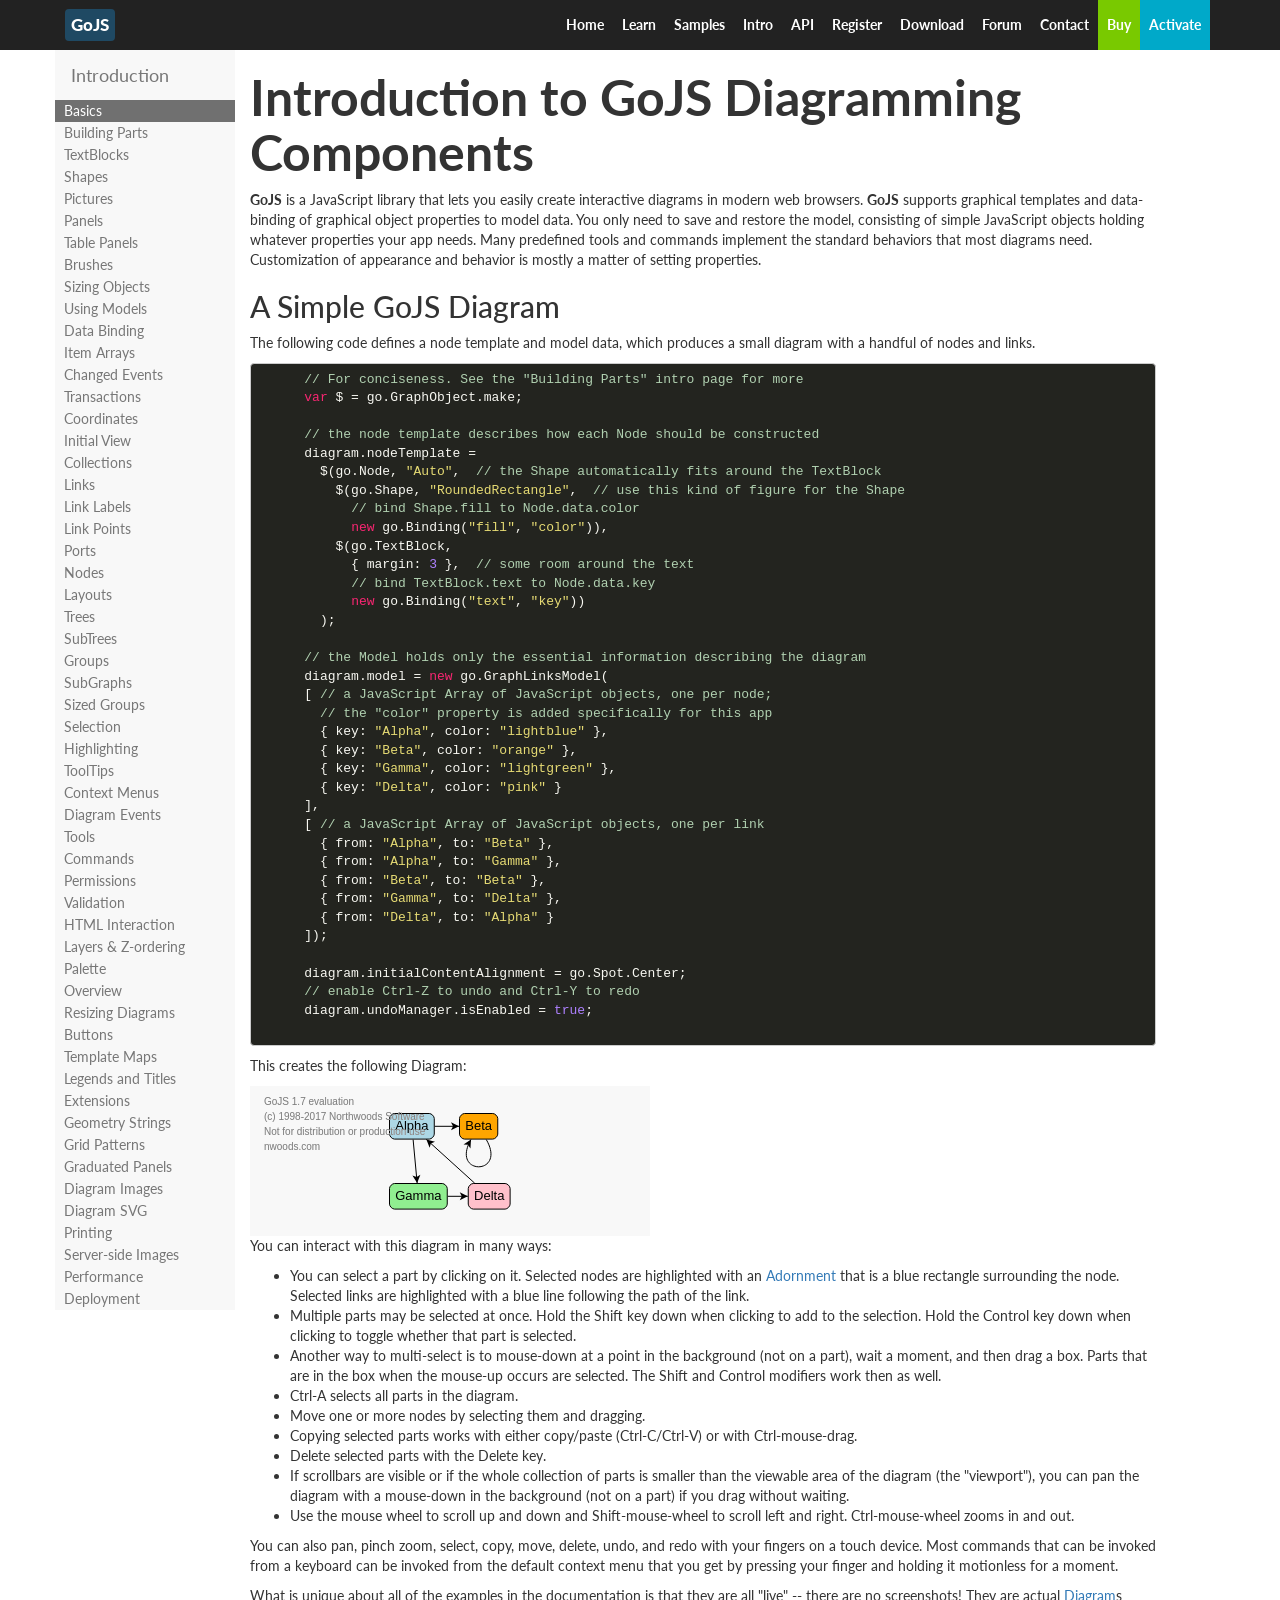
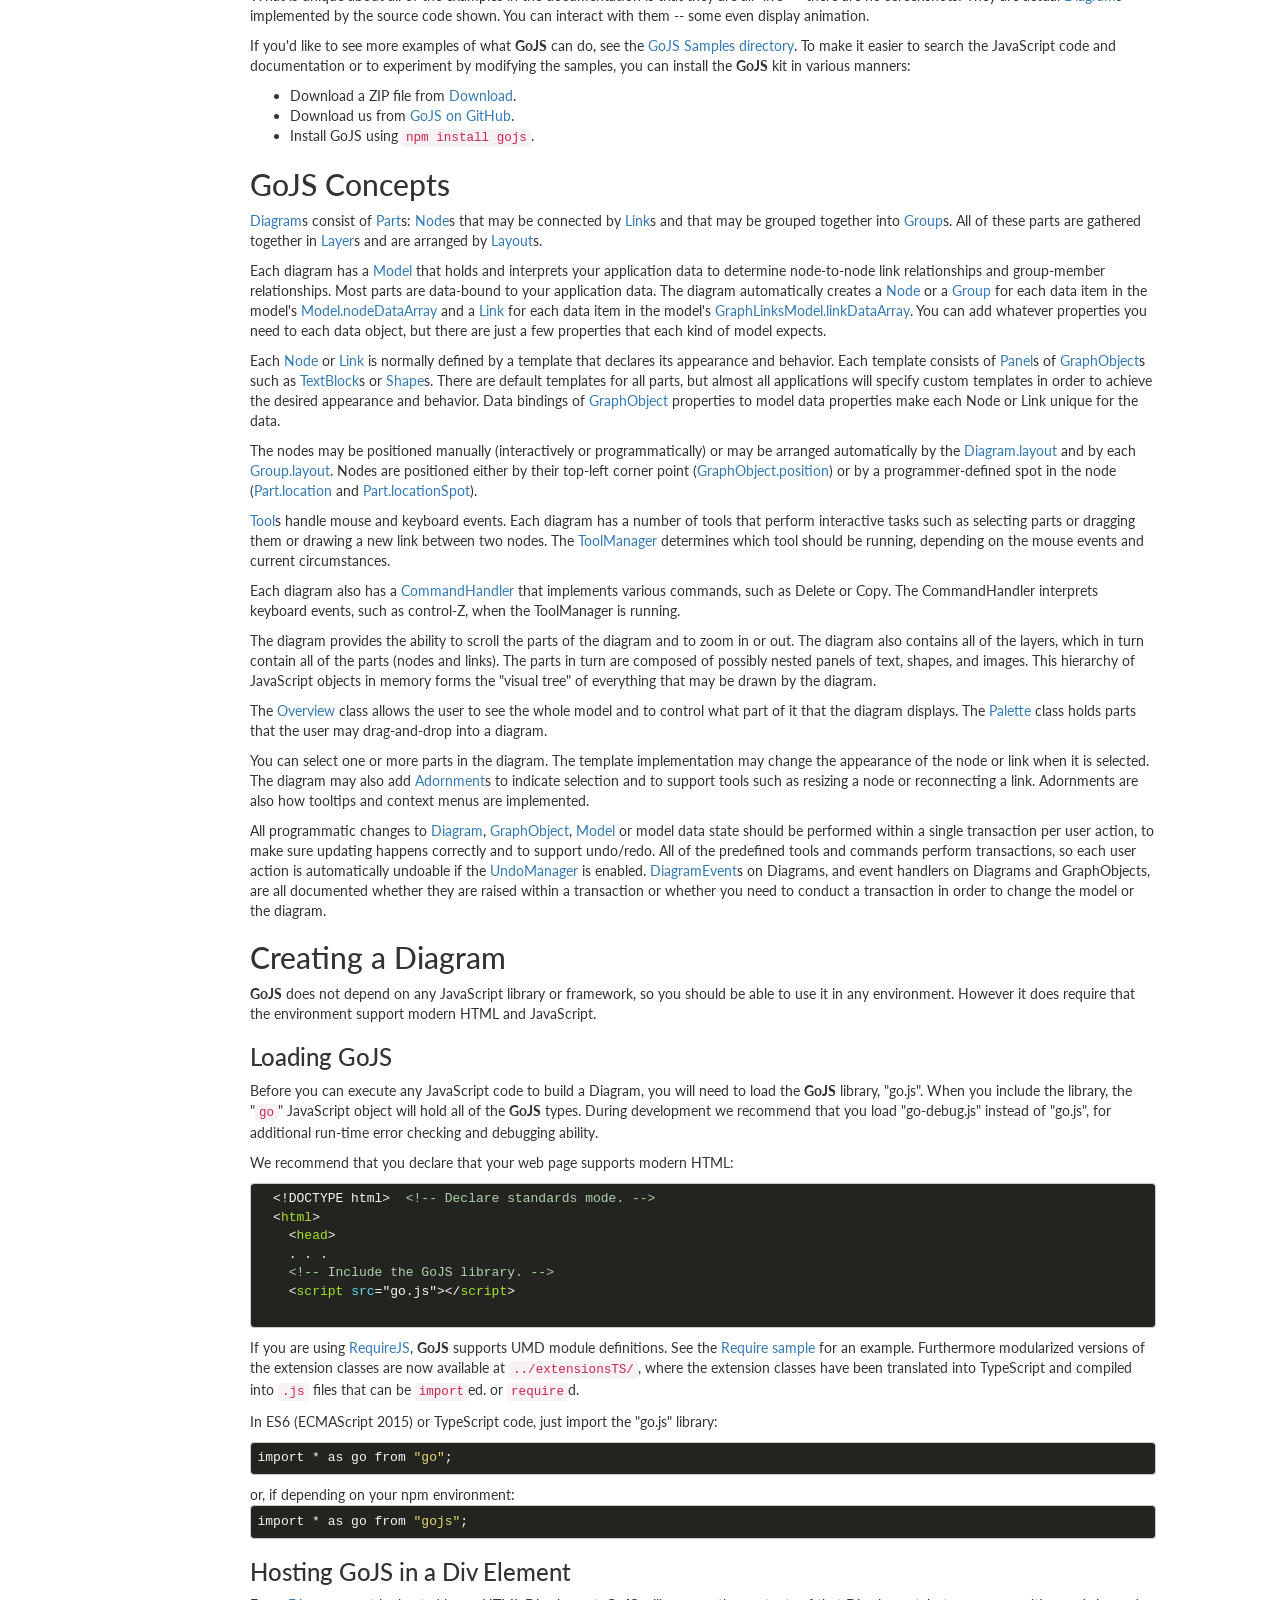
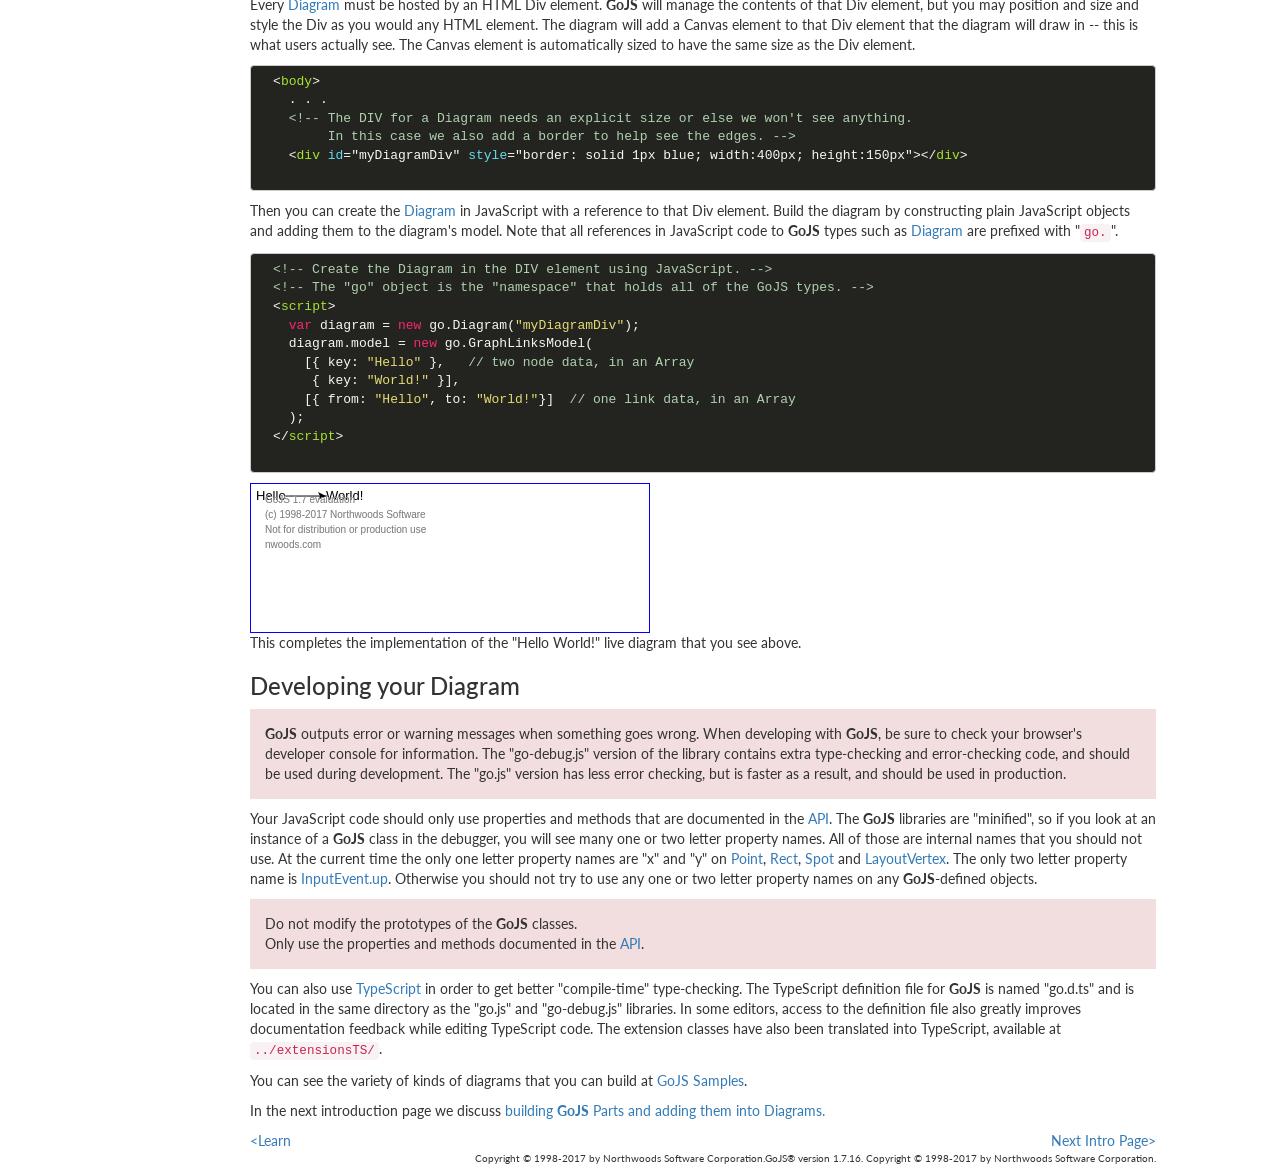
<file: GoJS-master/intro/index.html>
<!DOCTYPE html>
<html>
<head>
  <meta charset="utf-8">
  <meta name="viewport" content="width=device-width, initial-scale=1">
  <title>GoJS Introduction -- Northwoods Software</title>
  <!-- Copyright 1998-2017 by Northwoods Software Corporation. -->
  <script src="../release/go.js"></script>
  <script src="goIntro.js"></script>
</head>
<body onload="goIntro()">
<div id="container" class="container-fluid">
<div id="content">

  <h1>Introduction to GoJS Diagramming Components</h1>

  <p>
  <b>GoJS</b> is a JavaScript library that lets you easily create interactive diagrams in modern web browsers.
  <b>GoJS</b> supports graphical templates and data-binding of graphical object properties to model data.
  You only need to save and restore the model, consisting of simple JavaScript objects holding
  whatever properties your app needs.
  Many predefined tools and commands implement the standard behaviors that most diagrams need.
  Customization of appearance and behavior is mostly a matter of setting properties.
  </p>

  <h2 id="SimpleGoJSDiagram">A Simple GoJS Diagram</h2>
  <p>
  The following code defines a node template and model data, which produces a small diagram with a handful of nodes and links.
  </p>

  <pre data-language="javascript" id="minimal">
      // For conciseness. See the "Building Parts" intro page for more
      var $ = go.GraphObject.make;

      // the node template describes how each Node should be constructed
      diagram.nodeTemplate =
        $(go.Node, "Auto",  // the Shape automatically fits around the TextBlock
          $(go.Shape, "RoundedRectangle",  // use this kind of figure for the Shape
            // bind Shape.fill to Node.data.color
            new go.Binding("fill", "color")),
          $(go.TextBlock,
            { margin: 3 },  // some room around the text
            // bind TextBlock.text to Node.data.key
            new go.Binding("text", "key"))
        );

      // the Model holds only the essential information describing the diagram
      diagram.model = new go.GraphLinksModel(
      [ // a JavaScript Array of JavaScript objects, one per node;
        // the "color" property is added specifically for this app
        { key: "Alpha", color: "lightblue" },
        { key: "Beta", color: "orange" },
        { key: "Gamma", color: "lightgreen" },
        { key: "Delta", color: "pink" }
      ],
      [ // a JavaScript Array of JavaScript objects, one per link
        { from: "Alpha", to: "Beta" },
        { from: "Alpha", to: "Gamma" },
        { from: "Beta", to: "Beta" },
        { from: "Gamma", to: "Delta" },
        { from: "Delta", to: "Alpha" }
      ]);

      diagram.initialContentAlignment = go.Spot.Center;
      // enable Ctrl-Z to undo and Ctrl-Y to redo
      diagram.undoManager.isEnabled = true;
  </pre>
  <p>This creates the following Diagram:</p>
  <script>goCode("minimal", 400, 150)</script>
  <p>
  You can interact with this diagram in many ways:
  </p>
  <ul>
    <li>You can select a part by clicking on it.
        Selected nodes are highlighted with an <a>Adornment</a> that is a blue rectangle surrounding the node.
        Selected links are highlighted with a blue line following the path of the link.</li>
    <li>Multiple parts may be selected at once.
        Hold the Shift key down when clicking to add to the selection.
        Hold the Control key down when clicking to toggle whether that part is selected.</li>
    <li>Another way to multi-select is to mouse-down at a point in the background (not on a part), wait a moment, and then drag a box.
        Parts that are in the box when the mouse-up occurs are selected.
        The Shift and Control modifiers work then as well.</li>
    <li>Ctrl-A selects all parts in the diagram.</li>
    <li>Move one or more nodes by selecting them and dragging.</li>
    <li>Copying selected parts works with either copy/paste (Ctrl-C/Ctrl-V) or with Ctrl-mouse-drag.</li>
    <li>Delete selected parts with the Delete key.</li>
    <li>If scrollbars are visible or if the whole collection of parts is smaller than the viewable area of the diagram (the "viewport"),
        you can pan the diagram with a mouse-down in the background (not on a part) if you drag without waiting.</li>
    <li>Use the mouse wheel to scroll up and down and Shift-mouse-wheel to scroll left and right.
        Ctrl-mouse-wheel zooms in and out.</li>
  </ul>
  <p>
  You can also pan, pinch zoom, select, copy, move, delete, undo, and redo with your fingers on a touch device.
  Most commands that can be invoked from a keyboard can be invoked from the default context menu that you get by pressing your finger and holding it motionless for a moment.
  </p>

  <p>
  What is unique about all of the examples in the documentation is that they are all "live" -- there are no screenshots!
  They are actual <a>Diagram</a>s implemented by the source code shown.
  You can interact with them -- some even display animation.
  </p>

  <p>
  If you'd like to see more examples of what <b>GoJS</b> can do, see the <a href="../samples/index.html" target="samples">GoJS Samples directory</a>.
  To make it easier to search the JavaScript code and documentation or to experiment by modifying the samples,
  you can install the <b>GoJS</b> kit in various manners:
  <ul>
    <li>Download a ZIP file from <a href="../doc/download.html">Download</a>.</li>
    <li>Download us from <a href="https://github.com/NorthwoodsSoftware/GoJS">GoJS on GitHub</a>.</li>
    <li>Install GoJS using <code>npm install gojs</code>.</li>
  </ul>
  </p>

  <h2 id="GoJSConcepts">GoJS Concepts</h2>
  <p>
  <a>Diagram</a>s consist of <a>Part</a>s: <a>Node</a>s that may be connected by <a>Link</a>s and that may be grouped together into <a>Group</a>s.
  All of these parts are gathered together in <a>Layer</a>s and are arranged by <a>Layout</a>s.
  </p>

  <p>
  Each diagram has a <a>Model</a> that holds and interprets your application data to determine node-to-node link relationships and
  group-member relationships.
  Most parts are data-bound to your application data.
  The diagram automatically creates a <a>Node</a> or a <a>Group</a> for each data item in the model's <a>Model.nodeDataArray</a>
  and a <a>Link</a> for each data item in the model's <a>GraphLinksModel.linkDataArray</a>.
  You can add whatever properties you need to each data object, but there are just a few properties that each kind of model expects.
  </p>

  <p>
  Each <a>Node</a> or <a>Link</a> is normally defined by a template that declares its appearance and behavior.
  Each template consists of <a>Panel</a>s of <a>GraphObject</a>s such as <a>TextBlock</a>s or <a>Shape</a>s.
  There are default templates for all parts, but almost all applications will specify custom templates
  in order to achieve the desired appearance and behavior.
  Data bindings of <a>GraphObject</a> properties to model data properties make each Node or Link unique for the data.
  </p>

  <p>
  The nodes may be positioned manually (interactively or programmatically) or may be arranged automatically by the
  <a>Diagram.layout</a> and by each <a>Group.layout</a>.
  Nodes are positioned either by their top-left corner point (<a>GraphObject.position</a>) or by a programmer-defined
  spot in the node (<a>Part.location</a> and <a>Part.locationSpot</a>).
  </p>

  <p>
  <a>Tool</a>s handle mouse and keyboard events. Each diagram has a number of tools that perform interactive tasks such as
  selecting parts or dragging them or drawing a new link between two nodes. The <a>ToolManager</a> determines
  which tool should be running, depending on the mouse events and current circumstances.
  </p>

  <p>
  Each diagram also has a <a>CommandHandler</a> that implements various commands, such as Delete or Copy.
  The CommandHandler interprets keyboard events, such as control-Z, when the ToolManager is running.
  </p>

  <p>
  The diagram provides the ability to scroll the parts of the diagram and to zoom in or out.
  The diagram also contains all of the layers, which in turn contain all of the parts (nodes and links).
  The parts in turn are composed of possibly nested panels of text, shapes, and images.
  This hierarchy of JavaScript objects in memory forms the "visual tree" of everything that may be drawn by the diagram.
  </p>

  <p>
  The <a>Overview</a> class allows the user to see the whole model and to control what part of it that the diagram displays.
  The <a>Palette</a> class holds parts that the user may drag-and-drop into a diagram.
  </p>

  <p>
  You can select one or more parts in the diagram. The template implementation may change the appearance
  of the node or link when it is selected. The diagram may also add <a>Adornment</a>s to indicate selection and to
  support tools such as resizing a node or reconnecting a link.
  Adornments are also how tooltips and context menus are implemented.
  </p>

  <p>
  All programmatic changes to <a>Diagram</a>, <a>GraphObject</a>, <a>Model</a> or model data state should be performed
  within a single transaction per user action, to make sure updating happens correctly and to support undo/redo.
  All of the predefined tools and commands perform transactions, so each user action is automatically undoable
  if the <a>UndoManager</a> is enabled.
  <a>DiagramEvent</a>s on Diagrams, and event handlers on Diagrams and GraphObjects,
  are all documented whether they are raised within a transaction or whether you need to conduct a transaction in order
  to change the model or the diagram.
  </p>


  <h2 id="CreatingDiagram">Creating a Diagram</h2>
  <b>GoJS</b> does not depend on any JavaScript library or framework, so you should be able to use it in any environment.
  However it does require that the environment support modern HTML and JavaScript.

  <h3 id="LoadingGoJS">Loading GoJS</h3>
  <p>
    Before you can execute any JavaScript code to build a Diagram, you will need to load the <b>GoJS</b> library, "go.js".
    When you include the library, the "<code>go</code>" JavaScript object will hold all of the <b>GoJS</b> types.
    During development we recommend that you load "go-debug.js" instead of "go.js", for additional run-time error checking and debugging ability.
  </p>
  <p>
    We recommend that you declare that your web page supports modern HTML:
  </p>
  <pre>
  &lt;!DOCTYPE html&gt;  &lt;!-- Declare standards mode. --&gt;
  &lt;html&gt;
    &lt;head&gt;
    . . .
    &lt;!-- Include the GoJS library. --&gt;
    &lt;script src="go.js"&gt;&lt;/script&gt;
  </pre>
  <p>
    If you are using <a href="http://requirejs.org" target="_blank">RequireJS</a>, <b>GoJS</b> supports UMD module definitions.
    See the <a href="../samples/require.html" target="samples">Require sample</a> for an example.
    Furthermore modularized versions of the extension classes are now available at <code>../extensionsTS/</code>,
    where the extension classes have been translated into TypeScript and compiled into <code>.js</code> files
    that can be <code>import</code>ed. or <code>require</code>d.
  </p>
  <p>
    In ES6 (ECMAScript 2015) or TypeScript code, just import the "go.js" library:
    <pre>import * as go from "go";</pre>
    or, if depending on your npm environment:
    <pre>import * as go from "gojs";</pre>
  </p>

  <h3 id="HostingGoJSinaDivElement">Hosting GoJS in a Div Element</h3>
  <p>
    Every <a>Diagram</a> must be hosted by an HTML Div element.
    <b>GoJS</b> will manage the contents of that Div element, but you may position and size and style the Div as you would any HTML element.
    The diagram will add a Canvas element to that Div element that the diagram will draw in -- this is what users actually see.
    The Canvas element is automatically sized to have the same size as the Div element.
  </p>

  <pre>
  &lt;body&gt;
    . . .
    &lt;!-- The DIV for a Diagram needs an explicit size or else we won't see anything.
         In this case we also add a border to help see the edges. --&gt;
    &lt;div id="myDiagramDiv" style="border: solid 1px blue; width:400px; height:150px"&gt;&lt;/div&gt;
  </pre>

  <p>
    Then you can create the <a>Diagram</a> in JavaScript with a reference to that Div element.
    Build the diagram by constructing plain JavaScript objects and adding them to the diagram's model.
    Note that all references in JavaScript code to <b>GoJS</b> types such as <a>Diagram</a> are prefixed with "<code>go.</code>".
  </p>

  <pre>
  &lt;!-- Create the Diagram in the DIV element using JavaScript. --&gt;
  &lt;!-- The "go" object is the "namespace" that holds all of the GoJS types. --&gt;
  &lt;script&gt;
    var diagram = new go.Diagram("myDiagramDiv");
    diagram.model = new go.GraphLinksModel(
      [{ key: "Hello" },   // two node data, in an Array
       { key: "World!" }],
      [{ from: "Hello", to: "World!"}]  // one link data, in an Array
    );
  &lt;/script&gt;
  </pre>

  <div id="myDiagramDiv" style="border: solid 1px blue; width:400px; height:150px"></div>

  <!-- Create the Diagram using JavaScript. -->
  <!-- The "go" object is the "namespace" that holds all of the GoJS types. -->
  <script>
    var diagram = new go.Diagram("myDiagramDiv");
    diagram.model = new go.GraphLinksModel(
      [{ key: "Hello" },   // two node data, in an Array
       { key: "World!" }],
      [{ from: "Hello", to: "World!" }]  // one link data, in an Array
    );
  </script>

  <p>
  This completes the implementation of the "Hello World!" live diagram that you see above.
  </p>

  <h3 id="DevelopingYourDiagram">Developing your Diagram</h3>
  <p class="box bg-danger">
    <b>GoJS</b> outputs error or warning messages when something goes wrong.
    When developing with <b>GoJS</b>, be sure to check your browser's developer console for information.
    The "go-debug.js" version of the library contains extra type-checking and error-checking code, and should be used during development.
    The "go.js" version has less error checking, but is faster as a result, and should be used in production.
  </p>

  <p>
    Your JavaScript code should only use properties and methods that are documented in the <a href="../api/index.html" target="api">API</a>.
    The <b>GoJS</b> libraries are "minified", so if you look at an instance of a <b>GoJS</b> class in the debugger,
    you will see many one or two letter property names.  All of those are internal names that you should not use.
    At the current time the only one letter property names are "x" and "y" on <a>Point</a>, <a>Rect</a>, <a>Spot</a> and <a>LayoutVertex</a>.
    The only two letter property name is <a>InputEvent.up</a>.
    Otherwise you should not try to use any one or two letter property names on any <b>GoJS</b>-defined objects.
  </p>

  <p class="box bg-danger">
    Do not modify the prototypes of the <b>GoJS</b> classes.<br />
    Only use the properties and methods documented in the <a href="../api/index.html" target="api">API</a>.
  </p>

  <p>
    You can also use <a href="http://www.typescriptlang.org/">TypeScript</a> in order to get better "compile-time" type-checking.
    The TypeScript definition file for <b>GoJS</b> is named "go.d.ts" and is located in the same directory as the "go.js" and "go-debug.js" libraries.
    In some editors, access to the definition file also greatly improves documentation feedback while editing TypeScript code.
    The extension classes have also been translated into TypeScript, available at <code>../extensionsTS/</code>.
  </p>

  <p>
    You can see the variety of kinds of diagrams that you can build at <a href="../samples/index.html" target="samples">GoJS Samples</a>.
  </p>
  <p>
    In the next introduction page we discuss <a href="buildingObjects.html">building <b>GoJS</b> Parts and adding them into Diagrams.</a>
  </p>
</div>
</div>
</body>
</html>
</file>
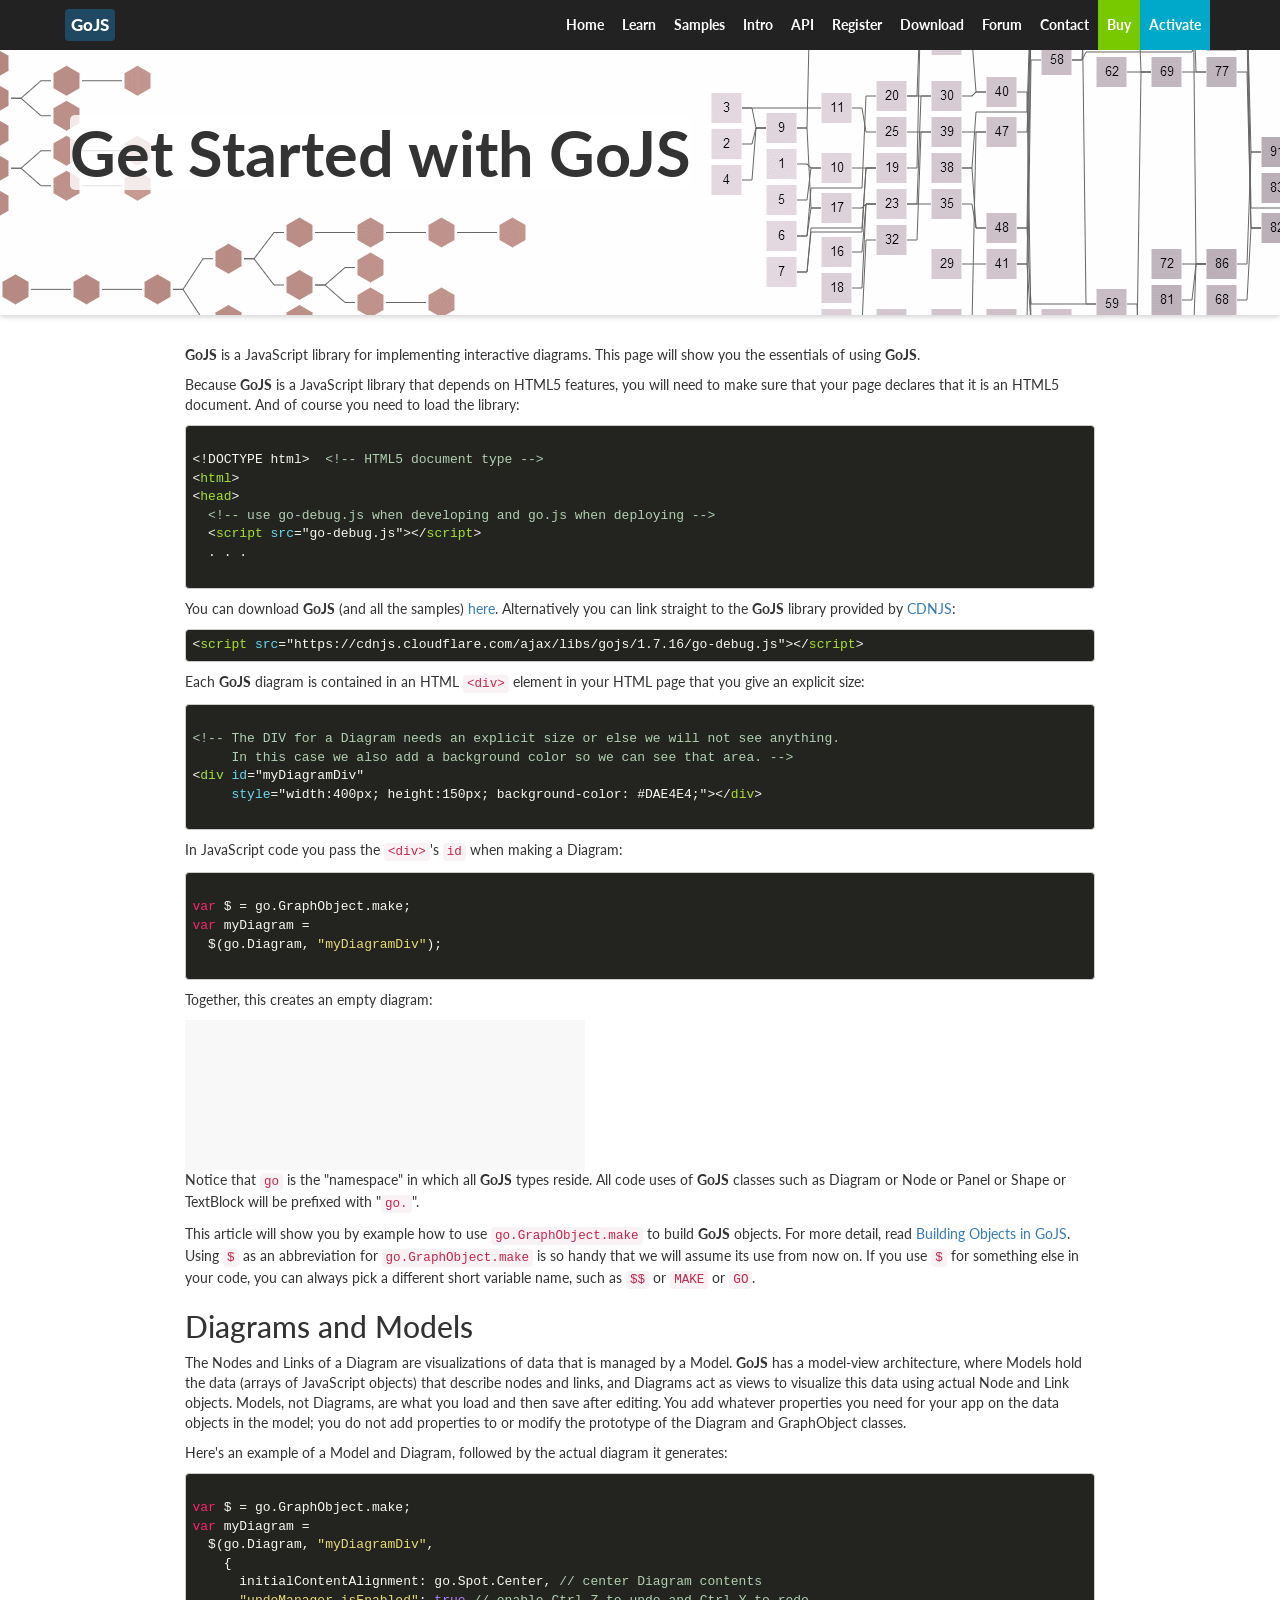
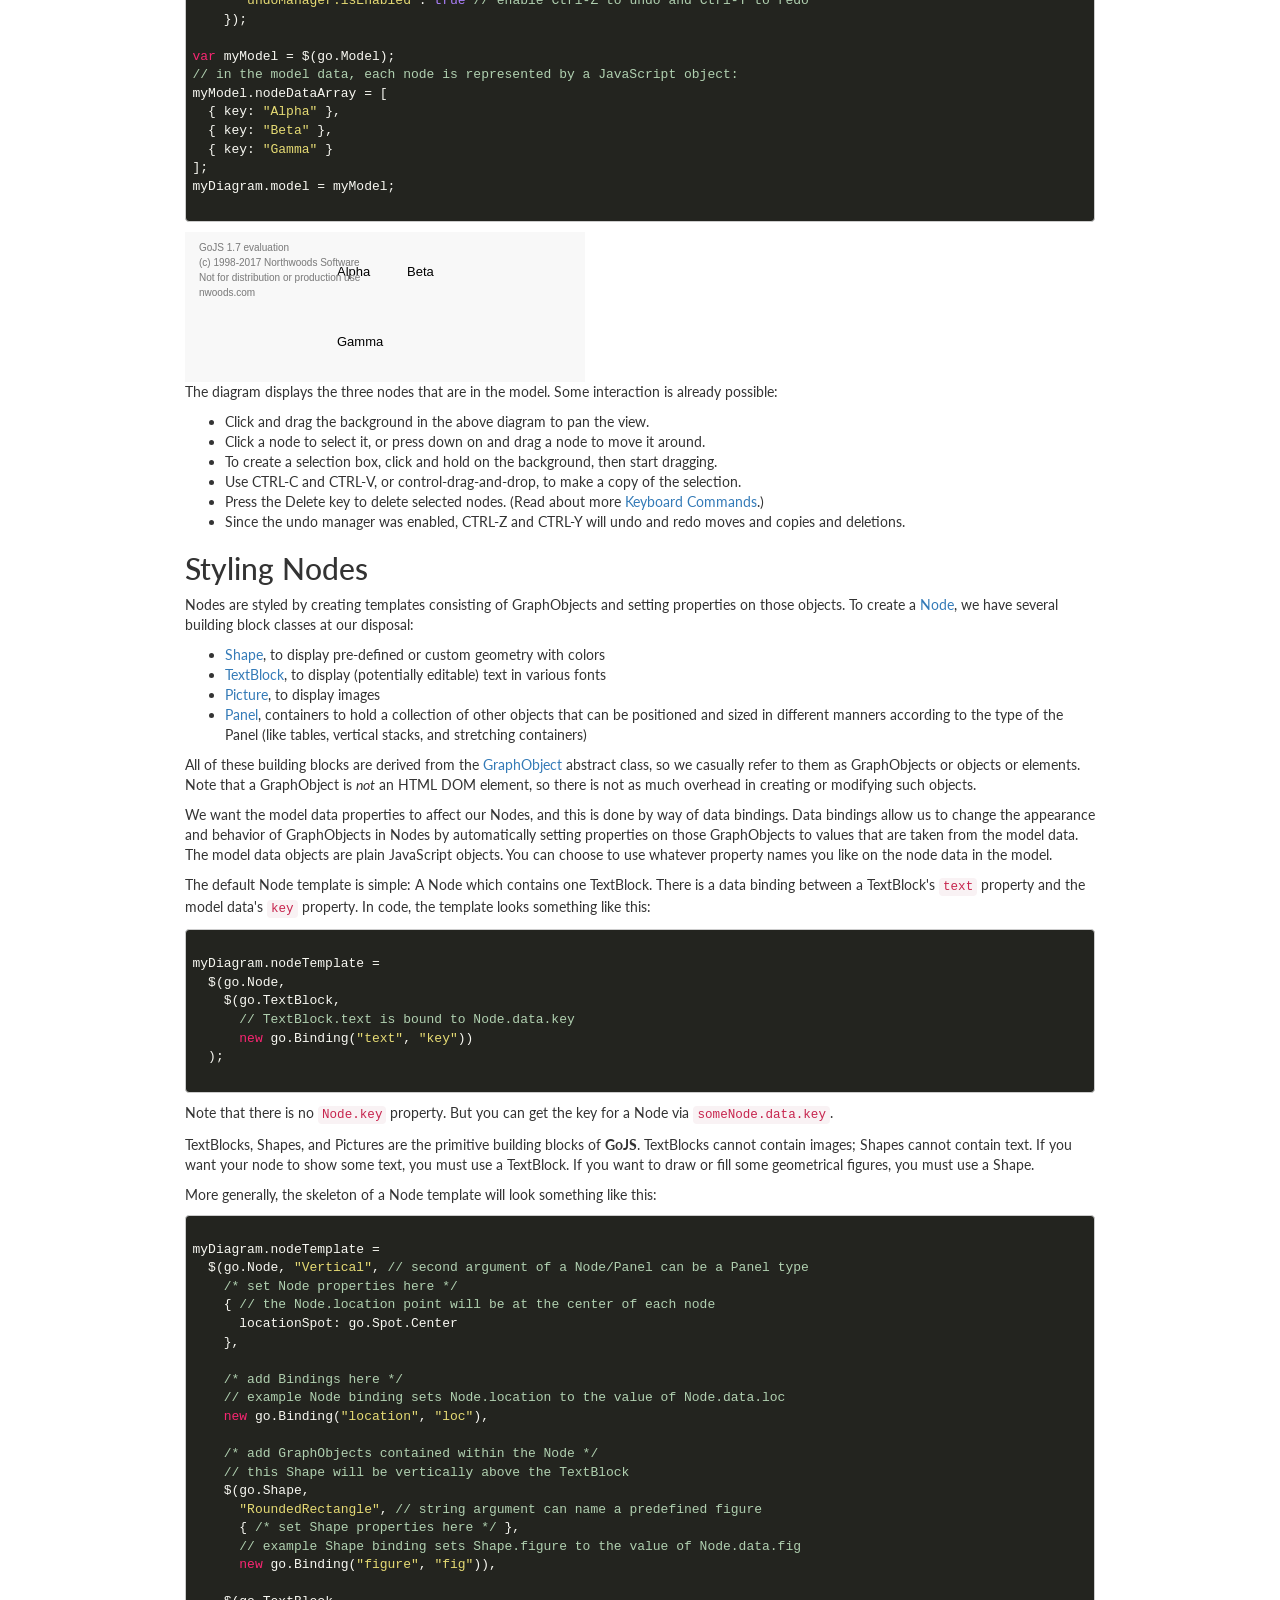
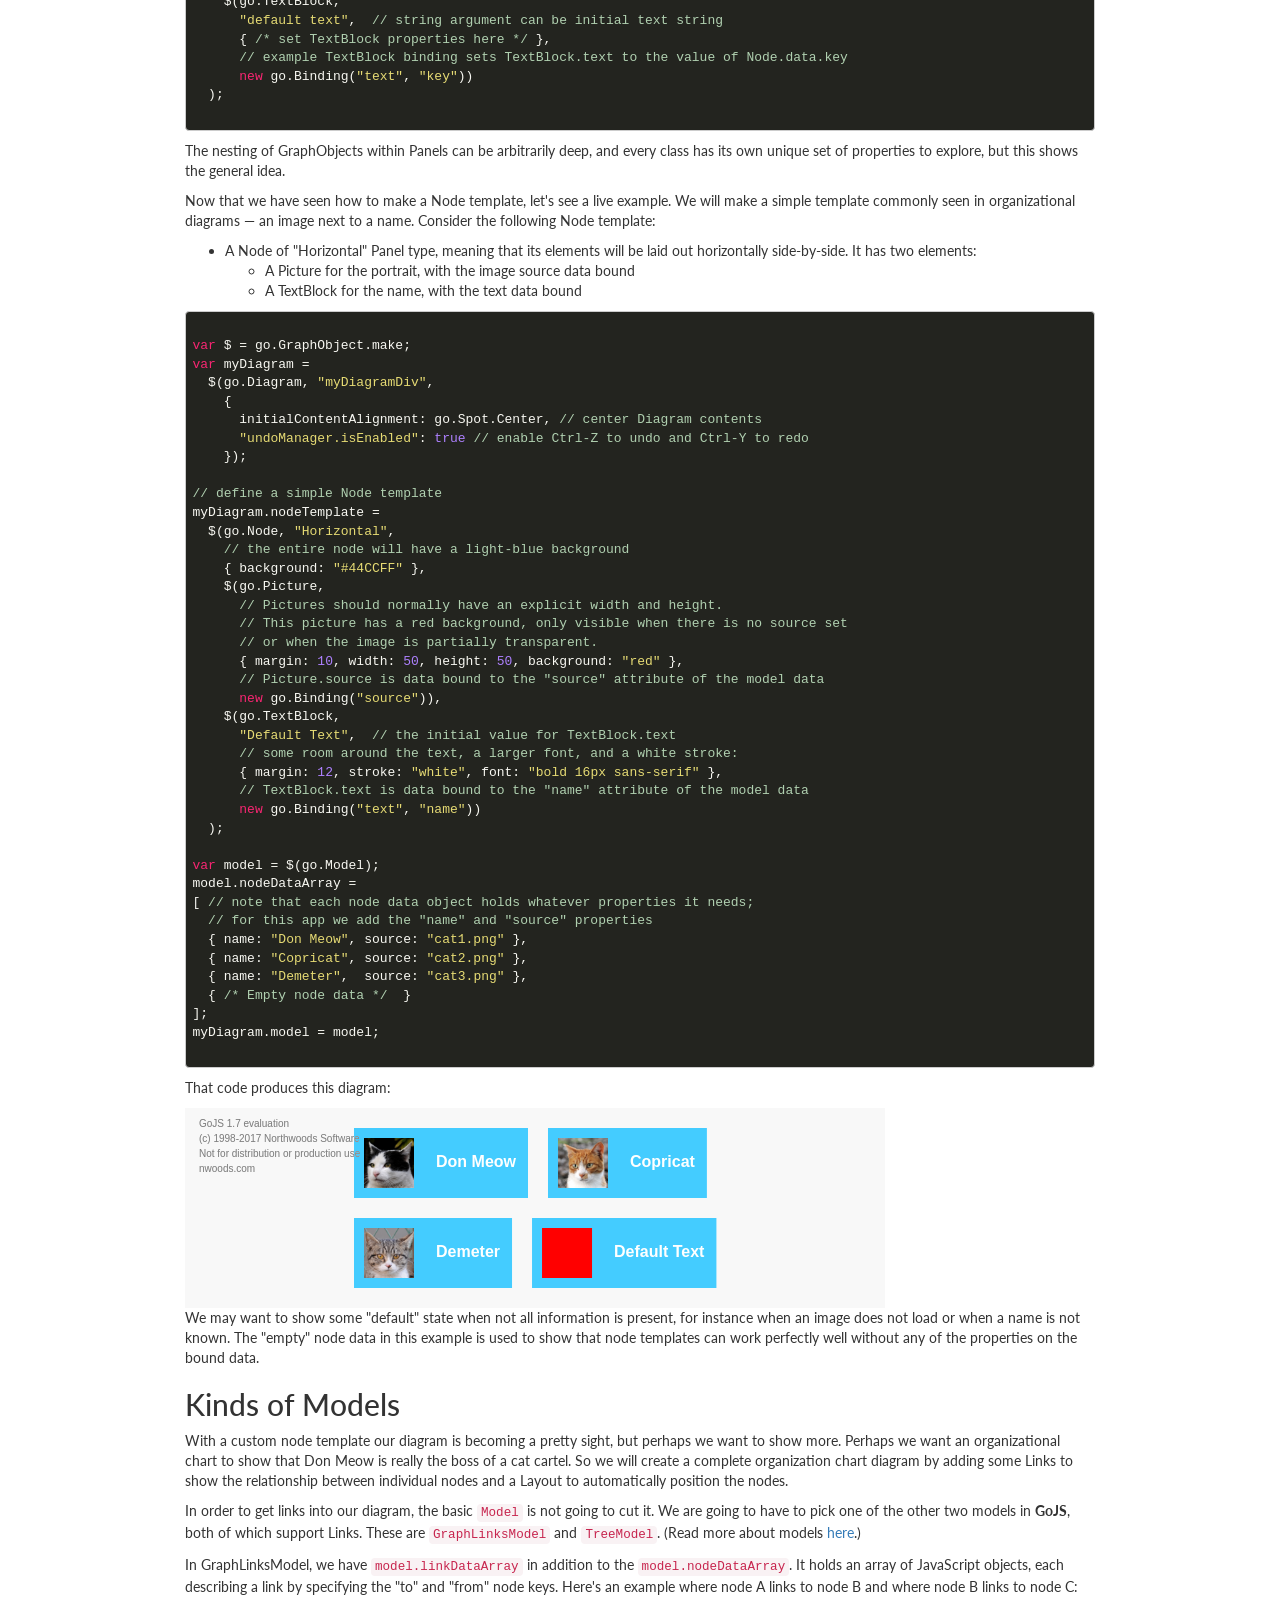
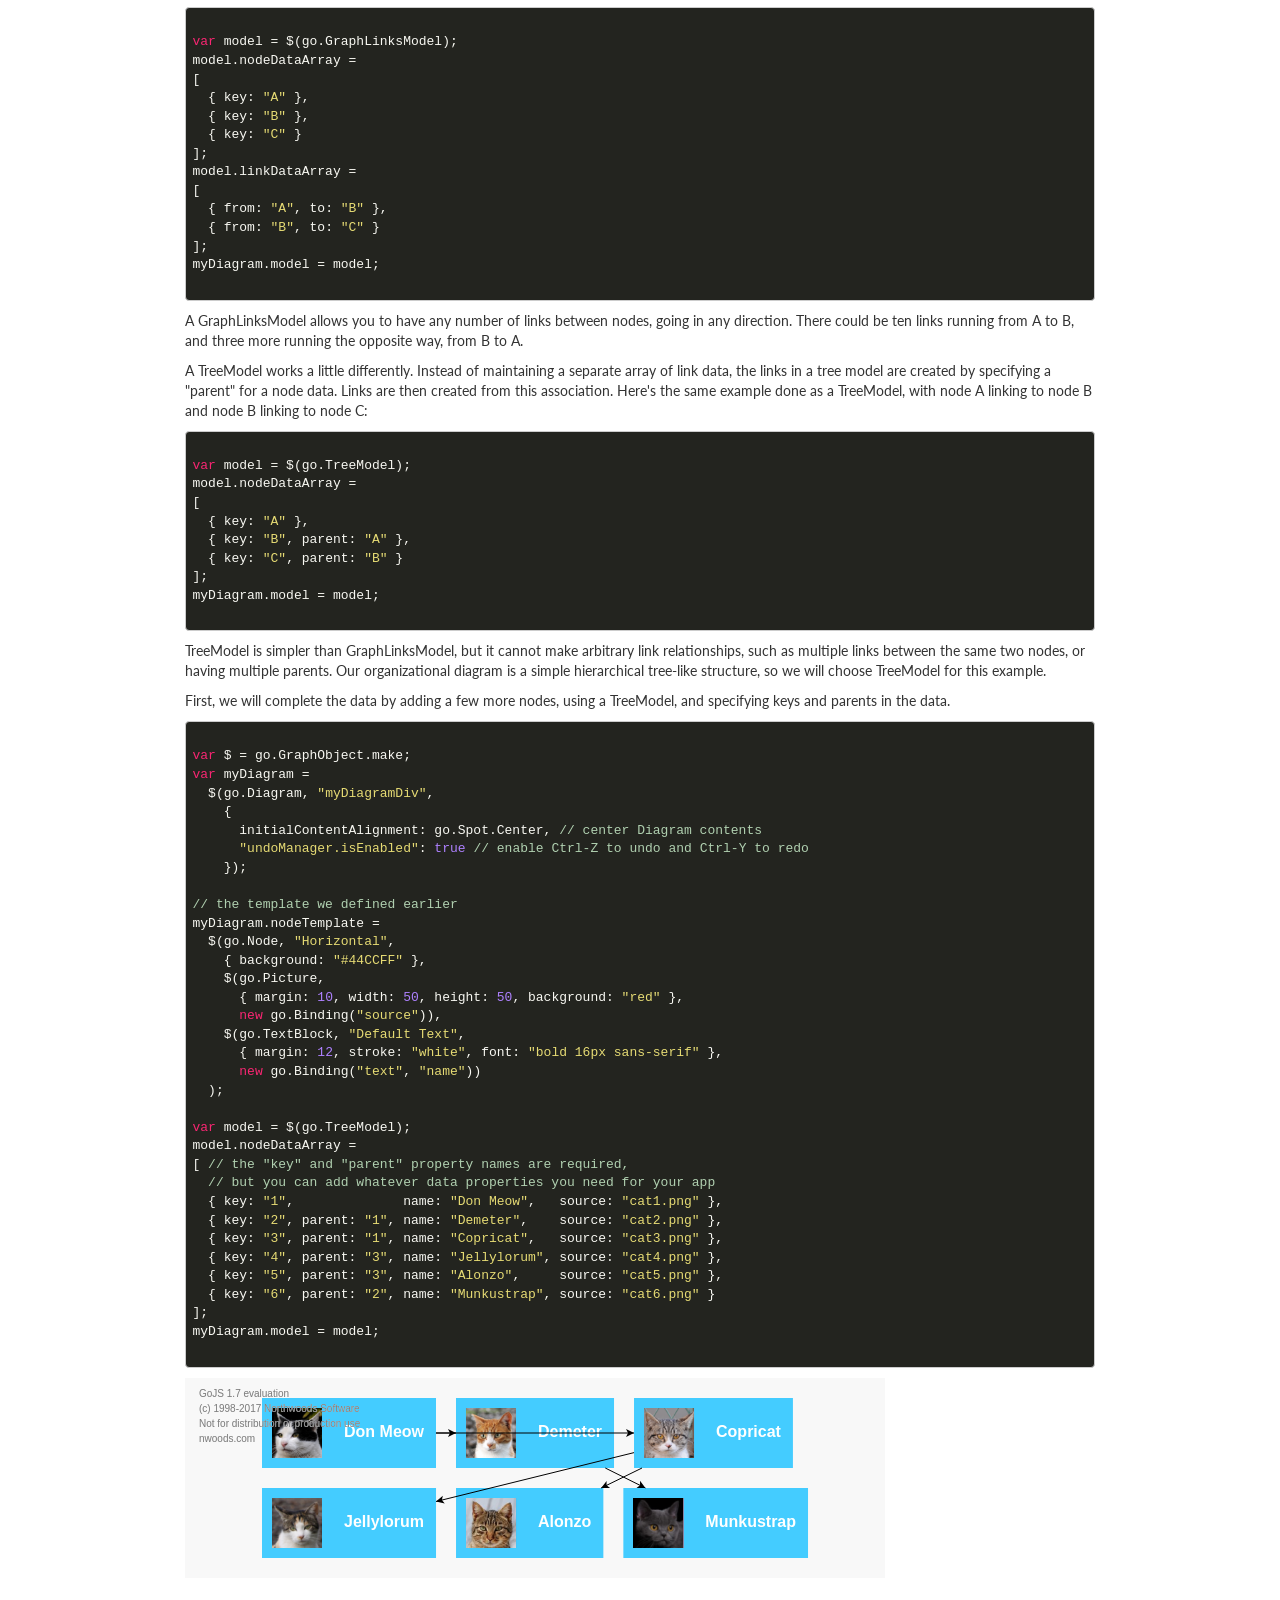
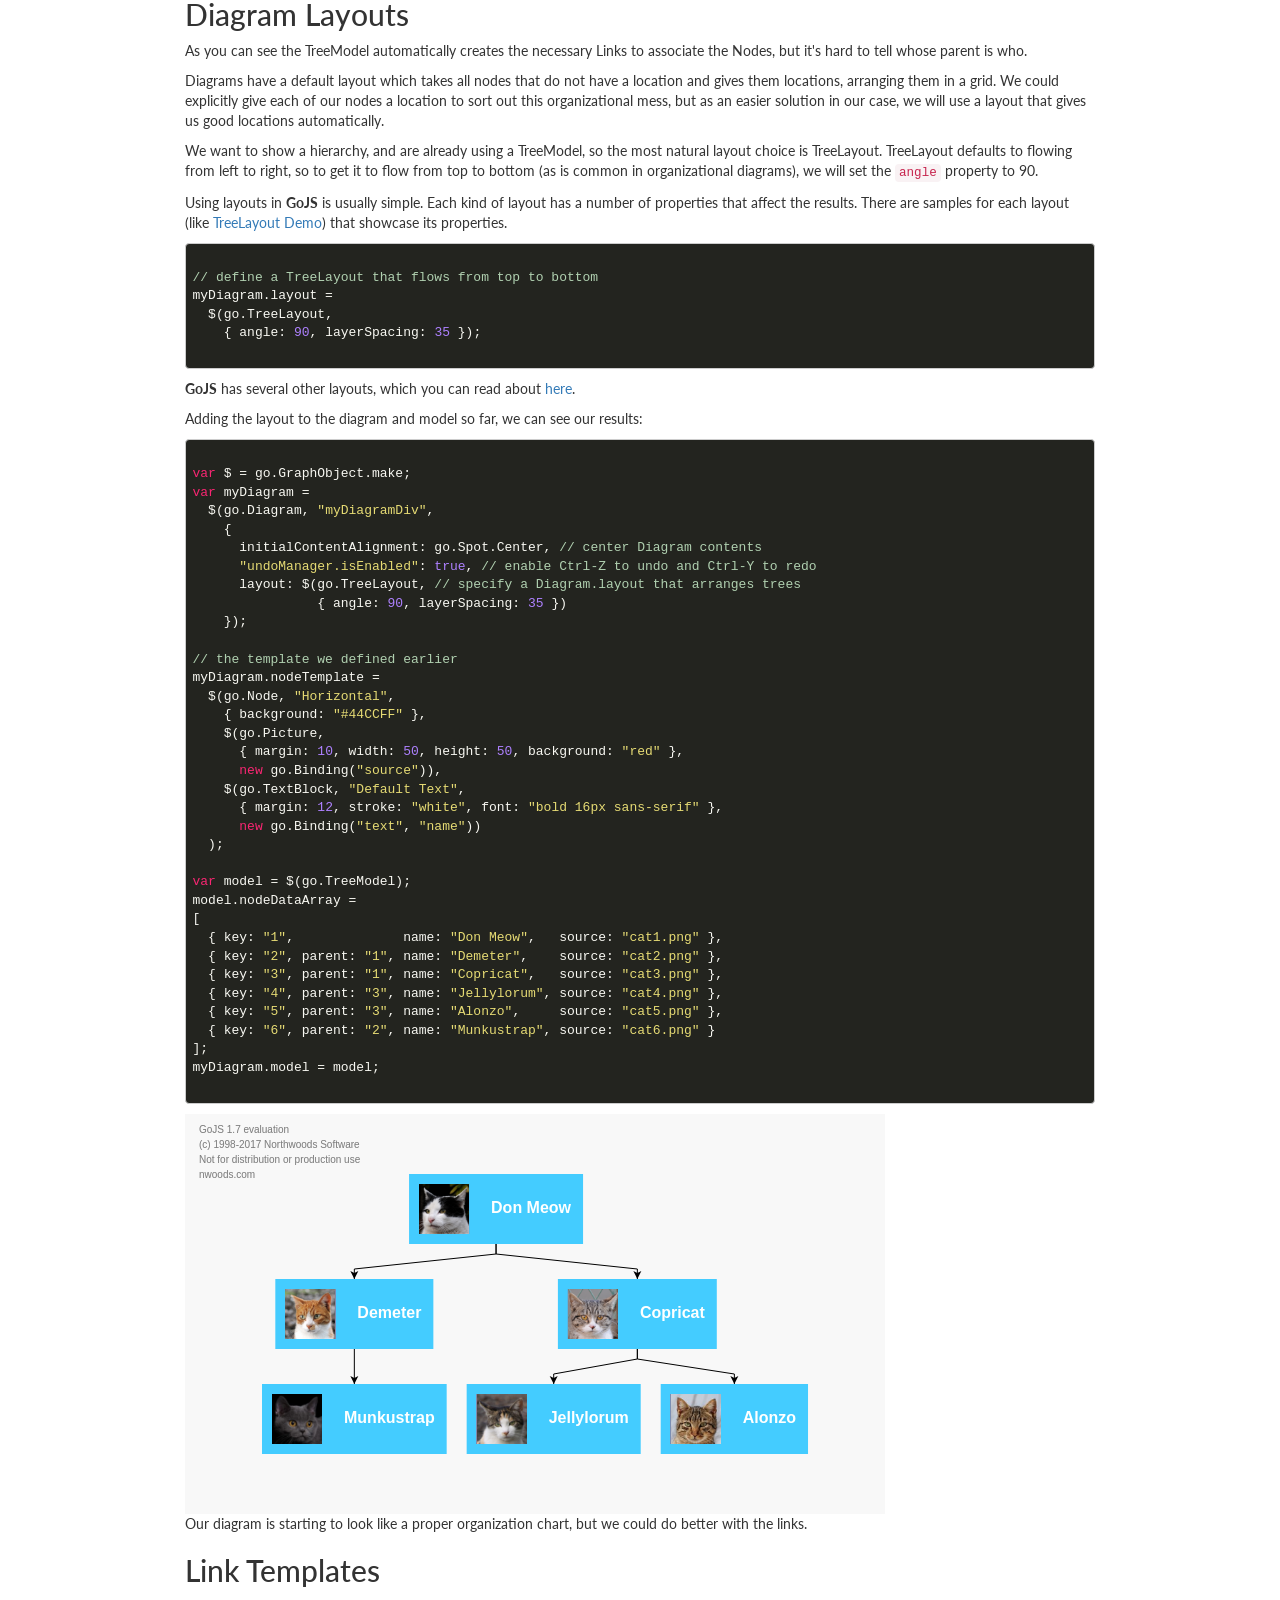
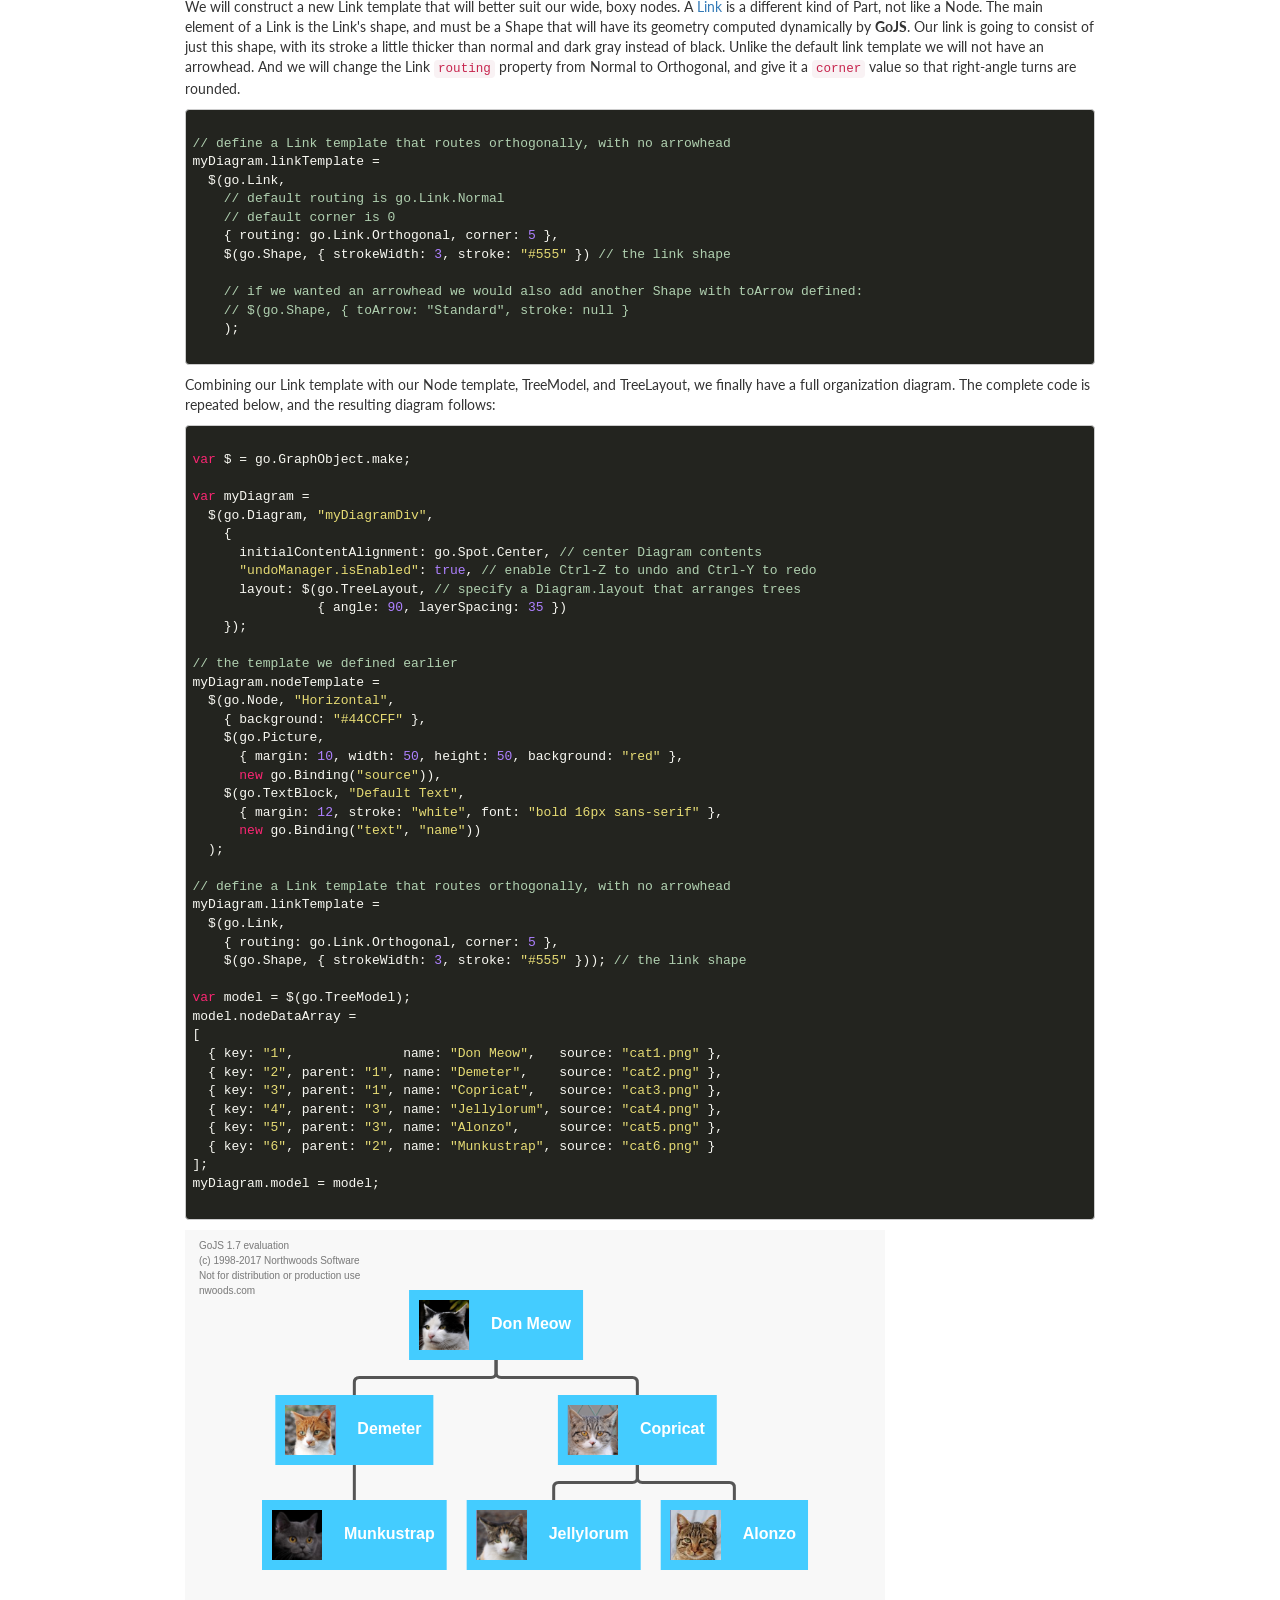
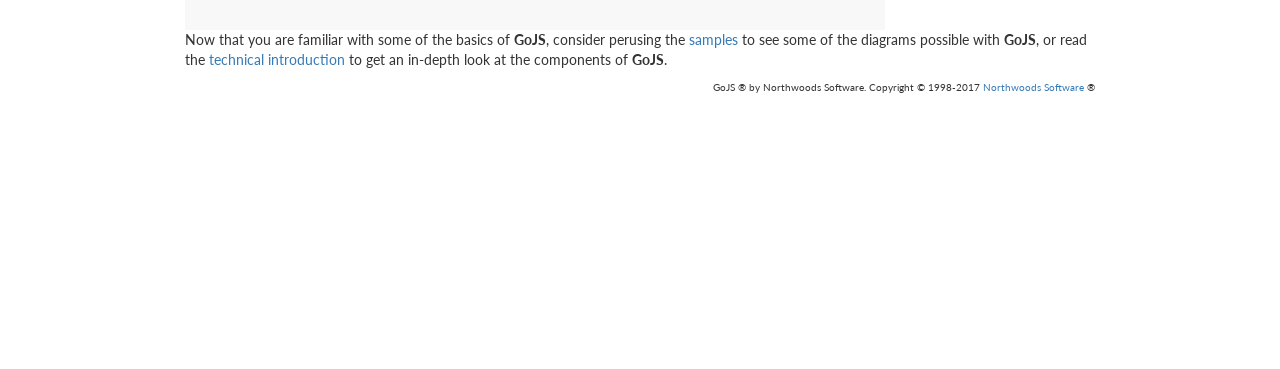
<file: GoJS-master/learn/index.html>
<!doctype html>
<html>
<head>
  <meta charset="utf-8">
  <meta name="viewport" content="width=device-width, initial-scale=1">
  <meta name="description" content="Tutorial for getting started with GoJS." />
  <title>Get Started with GoJS</title>
  <!-- Copyright 1998-2017 by Northwoods Software Corporation. -->
  <link href="../assets/css/bootstrap.min.css" rel="stylesheet" >
  <!-- custom CSS after bootstrap -->
  <link href="../assets/css/main.css" rel="stylesheet" type="text/css"/>
  <link href="../assets/css/highlight.css" rel="stylesheet" type="text/css" media="all" />
  <script src="../assets/js/highlight.js"></script>

  <script src="../release/go.js"></script>

  <script>
    (function(i,s,o,g,r,a,m){i['GoogleAnalyticsObject']=r;i[r]=i[r]||function(){
    (i[r].q=i[r].q||[]).push(arguments)},i[r].l=1*new Date();a=s.createElement(o),
    m=s.getElementsByTagName(o)[0];a.async=1;a.src=g;m.parentNode.insertBefore(a,m)
    })(window,document,'script','https://www.google-analytics.com/analytics.js','ga');

    ga('create', 'UA-1506307-5', 'auto');
    ga('send', 'pageview');
  </script>
</head>

<body>
    <!-- non-fixed navbar -->
    <nav id="non-fixed-nav" class="navbar navbar-inverse navbar-top">
      <div class="container-fluid">
        <div class="navbar-header">
          <div class="navheader-container">
            <div class="navheader-collapse" data-toggle="collapse" data-target="#navbar">
              <a id="toplogo" class="navbar-brand" href="../index.html">GoJS</a>
              <button type="button" class="navbar-toggle" data-toggle="collapse" data-target="#navbar">
                <span class="sr-only">Toggle navigation</span>
                <span class="icon-bar"></span>
                <span class="icon-bar"></span>
                <span class="icon-bar"></span>
              </button>
            </div>
          </div>
        </div>
        <div id="navbar" class="navbar-collapse collapse">
          <ul class="nav navbar-nav navbar-right">
            <li><a href="../index.html">Home</a></li>
            <li><a href="../learn/index.html">Learn</a></li>
            <li><a href="../samples/index.html">Samples</a></li>
            <li><a href="../intro/index.html">Intro</a></li>
            <li><a href="../api/index.html" target="api">API</a></li>
            <li><a href="https://www.nwoods.com/components/evalform.htm">Register</a></li>
            <li><a href="../doc/download.html">Download</a></li>
            <li><a href="https://forum.nwoods.com/c/gojs">Forum</a></li>
            <li><a href="https://www.nwoods.com/contact.html" onclick="ga('send','event','Outbound Link','click','contact');">Contact</a></li>
            <li class="buy"><a href="https://www.nwoods.com/sales/index.html" onclick="ga('send','event','Outbound Link','click','buy');">Buy</a></li>
            <li class="activate"><a href="https://www.nwoods.com/app/activate.aspx?sku=gojs">Activate</a></li>
          </ul>
        </div><!--/.nav-collapse -->
      </div>
    </nav>


    <div id="bannertop" class="jumbotron banner">
      <div class="container-fluid plr15">
        <h1><span>Get Started with GoJS</span></h1>
      </div>
    </div>

    <div class="container-fluid learn-container">
    <p>
      <b>GoJS</b> is a JavaScript library for implementing interactive diagrams.
      This page will show you the essentials of using <b>GoJS</b>.
    </p>

    <p>
      Because <b>GoJS</b> is a JavaScript library that depends on HTML5 features,
      you will need to make sure that your page declares that it is an HTML5 document.
      And of course you need to load the library:
    </p>

    <pre><code>
&lt;!DOCTYPE html&gt;  &lt;!-- HTML5 document type --&gt;
&lt;html&gt;
&lt;head&gt;
  &lt;!-- use go-debug.js when developing and go.js when deploying --&gt;
  &lt;script src="go-debug.js"&gt;&lt;/script&gt;
  . . .
    </code></pre>

    <p>
      You can download <b>GoJS</b> (and all the samples) <a target="_blank" href="../doc/download.html">here</a>.
      Alternatively you can link straight to the <b>GoJS</b> library provided by <a target="_blank" href="https://cdnjs.com/libraries/gojs">CDNJS</a>:

    <pre><code id="cdnscript"></code></pre>

    <script>
      var vers = go.version || "9.8.7";
      var hyphen = vers.indexOf("-");
      if (hyphen > 0) vers = vers.substring(0, hyphen);
      var code = document.getElementById("cdnscript");
      code.textContent = '<script src="https://cdnjs.cloudflare.com/ajax/libs/gojs/'+ vers + '/go-debug.js"\>\<\/script>';
    </script>

    <p>
      Each <b>GoJS</b> diagram is contained in an HTML <code>&lt;div&gt;</code> element in your
      HTML page that you give an explicit size:
    </p>

    <pre><code>
&lt;!-- The DIV for a Diagram needs an explicit size or else we will not see anything.
     In this case we also add a background color so we can see that area. --&gt;
&lt;div id="myDiagramDiv"
     style="width:400px; height:150px; background-color: #DAE4E4;"&gt;&lt;/div&gt;
    </code></pre>

    <p>
      In JavaScript code you pass the <code>&lt;div&gt;</code>'s <code>id</code> when making a Diagram:
    </p>

    <pre><code>
var $ = go.GraphObject.make;
var myDiagram =
  $(go.Diagram, "myDiagramDiv");
    </code></pre>

    <p>
      Together, this creates an empty diagram:
    </p>

    <!-- LIVE -->
    <div id="myDiagramDiv" class="diagramStyling" style="width:400px; height:150px"></div>
    <script>
    var $ = go.GraphObject.make;
    var myDiagram = $(go.Diagram, "myDiagramDiv");
    </script>

    <p>
      Notice that <code>go</code> is the "namespace" in which all <b>GoJS</b> types reside.
      All code uses of <b>GoJS</b> classes such as Diagram or Node or Panel or Shape or TextBlock
      will be prefixed with "<code>go.</code>".
    </p>
    <p>
      This article will show you by example how to use <code>go.GraphObject.make</code> to build <b>GoJS</b> objects.
      For more detail, read <a href="../intro/buildingObjects.html">Building Objects in GoJS</a>.
      Using <code>$</code> as an abbreviation for <code>go.GraphObject.make</code>
      is so handy that we will assume its use from now on.
      If you use <code>$</code> for something else in your code,
      you can always pick a different short variable name,
      such as <code>$$</code> or <code>MAKE</code> or <code>GO</code>.
    </p>

    <h2>Diagrams and Models</h2>

    <p>
      The Nodes and Links of a Diagram are visualizations of data that is managed by a Model.
      <b>GoJS</b> has a model-view architecture,
      where Models hold the data (arrays of JavaScript objects) that describe nodes and links,
      and Diagrams act as views to visualize this data using actual Node and Link objects.
      Models, not Diagrams, are what you load and then save after editing.
      You add whatever properties you need for your app on the data objects in the model;
      you do not add properties to or modify the prototype of the Diagram and GraphObject classes.
    </p>

    <p>
      Here's an example of a Model and Diagram, followed by the actual diagram it generates:
    </p>

    <pre><code>
var $ = go.GraphObject.make;
var myDiagram =
  $(go.Diagram, "myDiagramDiv",
    {
      initialContentAlignment: go.Spot.Center, // center Diagram contents
      "undoManager.isEnabled": true // enable Ctrl-Z to undo and Ctrl-Y to redo
    });

var myModel = $(go.Model);
// in the model data, each node is represented by a JavaScript object:
myModel.nodeDataArray = [
  { key: "Alpha" },
  { key: "Beta" },
  { key: "Gamma" }
];
myDiagram.model = myModel;
    </code></pre>

    <!-- LIVE -->
    <div id="myDiagramDiv2" class="diagramStyling" style="width:400px; height:150px"></div>
    <script>
    var $ = go.GraphObject.make;
    var myDiagram =
      $(go.Diagram, "myDiagramDiv2",
        {
          initialContentAlignment: go.Spot.Center, // center Diagram contents
          "undoManager.isEnabled": true // enable Ctrl-Z to undo and Ctrl-Y to redo
        });

    var myModel = $(go.Model);
    // in the model data, each node is represented by a JavaScript object:
    myModel.nodeDataArray = [
      { key: "Alpha" },
      { key: "Beta" },
      { key: "Gamma" }
    ];
    myDiagram.model = myModel;
    </script>

    <p>
      The diagram displays the three nodes that are in the model. Some interaction is already possible:
    </p>
    <ul>
      <li>Click and drag the background in the above diagram to pan the view.</li>
      <li>Click a node to select it, or press down on and drag a node to move it around.</li>
      <li>To create a selection box, click and hold on the background, then start dragging.</li>
      <li>Use CTRL-C and CTRL-V, or control-drag-and-drop, to make a copy of the selection.</li>
      <li>Press the Delete key to delete selected nodes.
          (Read about more <a href="../intro/commands.html">Keyboard Commands</a>.)</li>
      <li>Since the undo manager was enabled, CTRL-Z and CTRL-Y will undo and redo moves and copies and deletions.</li>
    </ul>

    <h2>Styling Nodes</h2>

    <p>
      Nodes are styled by creating templates consisting of GraphObjects and setting properties on those objects.
      To create a <a href="../intro/nodes.html">Node</a>, we have several building block classes at our disposal:
    </p>
    <ul>
      <li><a href="../intro/shapes.html">Shape</a>, to display pre-defined or custom geometry with colors</li>
      <li><a href="../intro/textblocks.html">TextBlock</a>, to display (potentially editable) text in various fonts</li>
      <li><a href="../intro/pictures.html">Picture</a>, to display images</li>
      <li><a href="../intro/panels.html">Panel</a>, containers to hold a collection of other objects that
      can be positioned and sized in different manners according to the type of the Panel (like tables,
      vertical stacks, and stretching containers)</li>
    </ul>

    <p>
      All of these building blocks are derived from the
      <a href="../api/symbols/GraphObject.html">GraphObject</a> abstract class,
      so we casually refer to them as GraphObjects or objects or elements.
      Note that a GraphObject is <em>not</em> an HTML DOM element, so there is not as much overhead in
      creating or modifying such objects.
    </p>

    <p>
      We want the model data properties to affect our Nodes, and this is done by way of data bindings.
      Data bindings allow us to change the appearance and behavior of GraphObjects in Nodes by automatically setting
      properties on those GraphObjects to values that are taken from the model data.
      The model data objects are plain JavaScript objects.
      You can choose to use whatever property names you like on the node data in the model.
    </p>

    <p>
      The default Node template is simple: A Node which contains one TextBlock.
      There is a data binding between a TextBlock's <code>text</code> property and
      the model data's <code>key</code> property.
      In code, the template looks something like this:
    </p>

    <pre><code>
myDiagram.nodeTemplate =
  $(go.Node,
    $(go.TextBlock,
      // TextBlock.text is bound to Node.data.key
      new go.Binding("text", "key"))
  );
    </code></pre>
    <p>
      Note that there is no <code>Node.key</code> property.
      But you can get the key for a Node via <code>someNode.data.key</code>.
    </p>
    <p>
      TextBlocks, Shapes, and Pictures are the primitive building blocks of <b>GoJS</b>.
      TextBlocks cannot contain images; Shapes cannot contain text.
      If you want your node to show some text, you must use a TextBlock.
      If you want to draw or fill some geometrical figures, you must use a Shape.
    </p>
    <p>
      More generally, the skeleton of a Node template will look something like this:
    </p>

    <pre><code>
myDiagram.nodeTemplate =
  $(go.Node, "Vertical", // second argument of a Node/Panel can be a Panel type
    /* set Node properties here */
    { // the Node.location point will be at the center of each node
      locationSpot: go.Spot.Center
    },

    /* add Bindings here */
    // example Node binding sets Node.location to the value of Node.data.loc
    new go.Binding("location", "loc"),

    /* add GraphObjects contained within the Node */
    // this Shape will be vertically above the TextBlock
    $(go.Shape,
      "RoundedRectangle", // string argument can name a predefined figure
      { /* set Shape properties here */ },
      // example Shape binding sets Shape.figure to the value of Node.data.fig
      new go.Binding("figure", "fig")),

    $(go.TextBlock,
      "default text",  // string argument can be initial text string
      { /* set TextBlock properties here */ },
      // example TextBlock binding sets TextBlock.text to the value of Node.data.key
      new go.Binding("text", "key"))
  );
    </code></pre>

    <p>
      The nesting of GraphObjects within Panels can be arbitrarily deep,
      and every class has its own unique set of properties to explore,
      but this shows the general idea.
    </p>

    <p>
      Now that we have seen how to make a Node template, let's see a live example.
      We will make a simple template commonly seen in organizational diagrams — an image next to a name.
      Consider the following Node template:
    </p>
    <ul>
      <li>A Node of "Horizontal" Panel type, meaning that its elements will be laid out horizontally side-by-side.
        It has two elements:
        <ul>
          <li>A Picture for the portrait, with the image source data bound</li>
          <li>A TextBlock for the name, with the text data bound</li>
        </ul>
      </li>
    </ul>

    <pre><code>
var $ = go.GraphObject.make;
var myDiagram =
  $(go.Diagram, "myDiagramDiv",
    {
      initialContentAlignment: go.Spot.Center, // center Diagram contents
      "undoManager.isEnabled": true // enable Ctrl-Z to undo and Ctrl-Y to redo
    });

// define a simple Node template
myDiagram.nodeTemplate =
  $(go.Node, "Horizontal",
    // the entire node will have a light-blue background
    { background: "#44CCFF" },
    $(go.Picture,
      // Pictures should normally have an explicit width and height.
      // This picture has a red background, only visible when there is no source set
      // or when the image is partially transparent.
      { margin: 10, width: 50, height: 50, background: "red" },
      // Picture.source is data bound to the "source" attribute of the model data
      new go.Binding("source")),
    $(go.TextBlock,
      "Default Text",  // the initial value for TextBlock.text
      // some room around the text, a larger font, and a white stroke:
      { margin: 12, stroke: "white", font: "bold 16px sans-serif" },
      // TextBlock.text is data bound to the "name" attribute of the model data
      new go.Binding("text", "name"))
  );

var model = $(go.Model);
model.nodeDataArray =
[ // note that each node data object holds whatever properties it needs;
  // for this app we add the "name" and "source" properties
  { name: "Don Meow", source: "cat1.png" },
  { name: "Copricat", source: "cat2.png" },
  { name: "Demeter",  source: "cat3.png" },
  { /* Empty node data */  }
];
myDiagram.model = model;
    </code></pre>

    <p>That code produces this diagram:</p>

    <!-- LIVE -->
    <div id="myDiagramDiv3" class="diagramStyling" style="width:700px; height:200px"></div>
    <script>
    var $ = go.GraphObject.make;
    var myDiagram =
      $(go.Diagram, "myDiagramDiv3",
        {
          initialContentAlignment: go.Spot.Center, // center Diagram contents
          "undoManager.isEnabled": true // enable Ctrl-Z to undo and Ctrl-Y to redo
        });

    // define a simple Node template
    myDiagram.nodeTemplate =
      $(go.Node, "Horizontal",
        // the entire node will have a light-blue background
        { background: "#44CCFF" },
        $(go.Picture,
          // the picture has a red background, only visible when there is no source set
          // or when the image is partially transparent
          { margin: 10, width: 50, height: 50, background: "red" },
          // Picture.source is data bound to the "source" attribute of model data:
          new go.Binding("source")),
        $(go.TextBlock,
          "Default Text",  // the initial value for TextBlock.text
          // some room around the text, a larger font, and a white stroke
          { margin: 12, stroke: "white", font: "bold 16px sans-serif" },
          // TextBlock.text is data bound to the "name" attribute of model data:
          new go.Binding("text", "name"))
      );

    var model = $(go.Model);
    model.nodeDataArray =
    [ // note that each node data object holds whatever properties it needs;
      // for this app we add the "name" and "source" properties
      { name: "Don Meow",  source: "cat1.png" },
      { name: "Copricat", source: "cat2.png" },
      { name: "Demeter", source: "cat3.png" },
      { /* Empty node data */  }
    ];
    myDiagram.model = model;
    </script>

    <p>
      We may want to show some "default" state when not all information is present,
      for instance when an image does not load or when a name is not known.
      The "empty" node data in this example is used to show that node templates can work
      perfectly well without any of the properties on the bound data.
    </p>

    <h2>Kinds of Models</h2>

    <p>
      With a custom node template our diagram is becoming a pretty sight, but perhaps we want to show more.
      Perhaps we want an organizational chart to show that Don Meow is really the boss of a cat cartel.
      So we will create a complete organization chart diagram by adding some Links to show the relationship
      between individual nodes and a Layout to automatically position the nodes.
    </p>

    <p>
      In order to get links into our diagram, the basic <code>Model</code> is not going to cut it.
      We are going to have to pick one of the other two models in <b>GoJS</b>, both of which support Links.
      These are <code>GraphLinksModel</code> and <code>TreeModel</code>.
      (Read more about models <a href="../intro/usingModels.html">here</a>.)
    </p>

    <p>
      In GraphLinksModel, we have <code>model.linkDataArray</code> in addition to the <code>model.nodeDataArray</code>.
      It holds an array of JavaScript objects, each describing a link by specifying the "to" and "from" node keys.
      Here's an example where node A links to node B and where node B links to node C:
    </p>

    <pre><code>
var model = $(go.GraphLinksModel);
model.nodeDataArray =
[
  { key: "A" },
  { key: "B" },
  { key: "C" }
];
model.linkDataArray =
[
  { from: "A", to: "B" },
  { from: "B", to: "C" }
];
myDiagram.model = model;
    </code></pre>

    <p>
      A GraphLinksModel allows you to have any number of links between nodes, going in any direction.
      There could be ten links running from A to B, and three more running the opposite way, from B to A.
    </p>

    <p>
      A TreeModel works a little differently.
      Instead of maintaining a separate array of link data,
      the links in a tree model are created by specifying a "parent" for a node data.
      Links are then created from this association.
      Here's the same example done as a TreeModel, with node A linking to node B and node B linking to node C:
    </p>

    <pre><code>
var model = $(go.TreeModel);
model.nodeDataArray =
[
  { key: "A" },
  { key: "B", parent: "A" },
  { key: "C", parent: "B" }
];
myDiagram.model = model;
    </code></pre>

    <p>
      TreeModel is simpler than GraphLinksModel, but it cannot make arbitrary link relationships,
      such as multiple links between the same two nodes, or having multiple parents.
      Our organizational diagram is a simple hierarchical tree-like structure,
      so we will choose TreeModel for this example.
    </p>

    <p>
      First, we will complete the data by adding a few more nodes, using a TreeModel,
      and specifying keys and parents in the data.
    </p>

    <pre><code>
var $ = go.GraphObject.make;
var myDiagram =
  $(go.Diagram, "myDiagramDiv",
    {
      initialContentAlignment: go.Spot.Center, // center Diagram contents
      "undoManager.isEnabled": true // enable Ctrl-Z to undo and Ctrl-Y to redo
    });

// the template we defined earlier
myDiagram.nodeTemplate =
  $(go.Node, "Horizontal",
    { background: "#44CCFF" },
    $(go.Picture,
      { margin: 10, width: 50, height: 50, background: "red" },
      new go.Binding("source")),
    $(go.TextBlock, "Default Text",
      { margin: 12, stroke: "white", font: "bold 16px sans-serif" },
      new go.Binding("text", "name"))
  );

var model = $(go.TreeModel);
model.nodeDataArray =
[ // the "key" and "parent" property names are required,
  // but you can add whatever data properties you need for your app
  { key: "1",              name: "Don Meow",   source: "cat1.png" },
  { key: "2", parent: "1", name: "Demeter",    source: "cat2.png" },
  { key: "3", parent: "1", name: "Copricat",   source: "cat3.png" },
  { key: "4", parent: "3", name: "Jellylorum", source: "cat4.png" },
  { key: "5", parent: "3", name: "Alonzo",     source: "cat5.png" },
  { key: "6", parent: "2", name: "Munkustrap", source: "cat6.png" }
];
myDiagram.model = model;
    </code></pre>

    <!-- LIVE -->
    <div id="myDiagramDiv4" class="diagramStyling" style="width:700px; height:200px"></div>
    <script>
    var $ = go.GraphObject.make;
    var myDiagram =
      $(go.Diagram, "myDiagramDiv4",
        {
          initialContentAlignment: go.Spot.Center, // center Diagram contents
          "undoManager.isEnabled": true // enable Ctrl-Z to undo and Ctrl-Y to redo
        });

    // the template we defined earlier
    myDiagram.nodeTemplate =
      $(go.Node, "Horizontal",
        { background: "#44CCFF" },
        $(go.Picture,
          { margin: 10, width: 50, height: 50, background: "red" },
          new go.Binding("source")),
        $(go.TextBlock, "Default Text",
          { margin: 12, stroke: "white", font: "bold 16px sans-serif" },
          new go.Binding("text", "name"))
      );

    var model = $(go.TreeModel);
    model.nodeDataArray =
    [
      { key: "1",              name: "Don Meow",   source: "cat1.png" },
      { key: "2", parent: "1", name: "Demeter",    source: "cat2.png" },
      { key: "3", parent: "1", name: "Copricat",   source: "cat3.png" },
      { key: "4", parent: "3", name: "Jellylorum", source: "cat4.png" },
      { key: "5", parent: "3", name: "Alonzo",     source: "cat5.png" },
      { key: "6", parent: "2", name: "Munkustrap", source: "cat6.png" }
    ];
    myDiagram.model = model;
    </script>

    <h2>Diagram Layouts</h2>

    <p>
      As you can see the TreeModel automatically creates the necessary Links to associate the Nodes,
      but it's hard to tell whose parent is who.
    </p>

    <p>
      Diagrams have a default layout which takes all nodes that do not have a location and gives them locations,
      arranging them in a grid.
      We could explicitly give each of our nodes a location to sort out this organizational mess,
      but as an easier solution in our case, we will use a layout that gives us good locations automatically.
    </p>

    <p>
      We want to show a hierarchy, and are already using a TreeModel, so the most natural layout choice is TreeLayout.
      TreeLayout defaults to flowing from left to right, so to get it to flow from top to bottom
      (as is common in organizational diagrams), we will set the <code>angle</code> property to 90.
    </p>

    <p>
      Using layouts in <b>GoJS</b> is usually simple.
      Each kind of layout has a number of properties that affect the results.
      There are samples for each layout (like <a href="../samples/tLayout.html">TreeLayout Demo</a>)
      that showcase its properties.
    </p>

    <pre><code>
// define a TreeLayout that flows from top to bottom
myDiagram.layout =
  $(go.TreeLayout,
    { angle: 90, layerSpacing: 35 });
    </code></pre>

    <p>
      <b>GoJS</b> has several other layouts, which you can read about <a href="../intro/layouts.html">here</a>.
    </p>

    <p>
      Adding the layout to the diagram and model so far, we can see our results:
    </p>

    <pre><code>
var $ = go.GraphObject.make;
var myDiagram =
  $(go.Diagram, "myDiagramDiv",
    {
      initialContentAlignment: go.Spot.Center, // center Diagram contents
      "undoManager.isEnabled": true, // enable Ctrl-Z to undo and Ctrl-Y to redo
      layout: $(go.TreeLayout, // specify a Diagram.layout that arranges trees
                { angle: 90, layerSpacing: 35 })
    });

// the template we defined earlier
myDiagram.nodeTemplate =
  $(go.Node, "Horizontal",
    { background: "#44CCFF" },
    $(go.Picture,
      { margin: 10, width: 50, height: 50, background: "red" },
      new go.Binding("source")),
    $(go.TextBlock, "Default Text",
      { margin: 12, stroke: "white", font: "bold 16px sans-serif" },
      new go.Binding("text", "name"))
  );

var model = $(go.TreeModel);
model.nodeDataArray =
[
  { key: "1",              name: "Don Meow",   source: "cat1.png" },
  { key: "2", parent: "1", name: "Demeter",    source: "cat2.png" },
  { key: "3", parent: "1", name: "Copricat",   source: "cat3.png" },
  { key: "4", parent: "3", name: "Jellylorum", source: "cat4.png" },
  { key: "5", parent: "3", name: "Alonzo",     source: "cat5.png" },
  { key: "6", parent: "2", name: "Munkustrap", source: "cat6.png" }
];
myDiagram.model = model;
    </code></pre>

    <!-- LIVE -->
    <div id="myDiagramDiv5" class="diagramStyling" style="width:700px; height:400px"></div>
    <script>
    var $ = go.GraphObject.make;
    var myDiagram =
      $(go.Diagram, "myDiagramDiv5",
        {
          initialContentAlignment: go.Spot.Center, // center Diagram contents
          "undoManager.isEnabled": true, // enable Ctrl-Z to undo and Ctrl-Y to redo
          layout: $(go.TreeLayout, // specify a Diagram.layout that arranges trees
                    { angle: 90, layerSpacing: 35 })
        });

    // the template we defined earlier
    myDiagram.nodeTemplate =
      $(go.Node, "Horizontal",
        { background: "#44CCFF" },
        $(go.Picture,
          { margin: 10, width: 50, height: 50, background: "red" },
          new go.Binding("source")),
        $(go.TextBlock, "Default Text",
          { margin: 12, stroke: "white", font: "bold 16px sans-serif" },
          new go.Binding("text", "name"))
      );

    var model = $(go.TreeModel);
    model.nodeDataArray =
    [
      { key: "1",              name: "Don Meow",   source: "cat1.png" },
      { key: "2", parent: "1", name: "Demeter",    source: "cat2.png" },
      { key: "3", parent: "1", name: "Copricat",   source: "cat3.png" },
      { key: "4", parent: "3", name: "Jellylorum", source: "cat4.png" },
      { key: "5", parent: "3", name: "Alonzo",     source: "cat5.png" },
      { key: "6", parent: "2", name: "Munkustrap", source: "cat6.png" }
    ];
    myDiagram.model = model;
    </script>

    <p>
      Our diagram is starting to look like a proper organization chart, but we could do better with the links.
    </p>

    <h2>Link Templates</h2>

    <p>
      We will construct a new Link template that will better suit our wide, boxy nodes.
      A <a href="../intro/links.html">Link</a> is a different kind of Part, not like a Node.
      The main element of a Link is the Link's shape,
      and must be a Shape that will have its geometry computed dynamically by <b>GoJS</b>.
      Our link is going to consist of just this shape,
      with its stroke a little thicker than normal and dark gray instead of black.
      Unlike the default link template we will not have an arrowhead.
      And we will change the Link <code>routing</code> property from Normal to Orthogonal,
      and give it a <code>corner</code> value so that right-angle turns are rounded.
    </p>

    <pre><code>
// define a Link template that routes orthogonally, with no arrowhead
myDiagram.linkTemplate =
  $(go.Link,
    // default routing is go.Link.Normal
    // default corner is 0
    { routing: go.Link.Orthogonal, corner: 5 },
    $(go.Shape, { strokeWidth: 3, stroke: "#555" }) // the link shape

    // if we wanted an arrowhead we would also add another Shape with toArrow defined:
    // $(go.Shape, { toArrow: "Standard", stroke: null }
    );
    </code></pre>

    <p>
      Combining our Link template with our Node template, TreeModel, and TreeLayout,
      we finally have a full organization diagram.
      The complete code is repeated below, and the resulting diagram follows:
    </p>

    <pre><code>
var $ = go.GraphObject.make;

var myDiagram =
  $(go.Diagram, "myDiagramDiv",
    {
      initialContentAlignment: go.Spot.Center, // center Diagram contents
      "undoManager.isEnabled": true, // enable Ctrl-Z to undo and Ctrl-Y to redo
      layout: $(go.TreeLayout, // specify a Diagram.layout that arranges trees
                { angle: 90, layerSpacing: 35 })
    });

// the template we defined earlier
myDiagram.nodeTemplate =
  $(go.Node, "Horizontal",
    { background: "#44CCFF" },
    $(go.Picture,
      { margin: 10, width: 50, height: 50, background: "red" },
      new go.Binding("source")),
    $(go.TextBlock, "Default Text",
      { margin: 12, stroke: "white", font: "bold 16px sans-serif" },
      new go.Binding("text", "name"))
  );

// define a Link template that routes orthogonally, with no arrowhead
myDiagram.linkTemplate =
  $(go.Link,
    { routing: go.Link.Orthogonal, corner: 5 },
    $(go.Shape, { strokeWidth: 3, stroke: "#555" })); // the link shape

var model = $(go.TreeModel);
model.nodeDataArray =
[
  { key: "1",              name: "Don Meow",   source: "cat1.png" },
  { key: "2", parent: "1", name: "Demeter",    source: "cat2.png" },
  { key: "3", parent: "1", name: "Copricat",   source: "cat3.png" },
  { key: "4", parent: "3", name: "Jellylorum", source: "cat4.png" },
  { key: "5", parent: "3", name: "Alonzo",     source: "cat5.png" },
  { key: "6", parent: "2", name: "Munkustrap", source: "cat6.png" }
];
myDiagram.model = model;
    </code></pre>

    <!-- LIVE -->
    <div id="myDiagramDiv6" class="diagramStyling" style="width:700px; height:400px"></div>
    <script>
    var $ = go.GraphObject.make;
    var myDiagram =
      $(go.Diagram, "myDiagramDiv6",
        {
          initialContentAlignment: go.Spot.Center, // center Diagram contents
          "undoManager.isEnabled": true, // enable Ctrl-Z to undo and Ctrl-Y to redo
          layout: $(go.TreeLayout,
                    { angle: 90, layerSpacing: 35 })
        });

    // the template we defined earlier
    myDiagram.nodeTemplate =
      $(go.Node, "Horizontal",
        { background: "#44CCFF" },
        $(go.Picture,
          { margin: 10, width: 50, height: 50, background: "red" },
          new go.Binding("source")),
        $(go.TextBlock, "Default Text",
          { margin: 12, stroke: "white", font: "bold 16px sans-serif" },
          new go.Binding("text", "name"))
      );

    // define a Link template that routes orthogonally, with no arrowhead
    myDiagram.linkTemplate =
      $(go.Link,
        { routing: go.Link.Orthogonal, corner: 5 },
        $(go.Shape, { strokeWidth: 3, stroke: "#555" })); // the link shape

    var model = $(go.TreeModel);
    model.nodeDataArray =
    [
      { key: "1",              name: "Don Meow",   source: "cat1.png" },
      { key: "2", parent: "1", name: "Demeter",    source: "cat2.png" },
      { key: "3", parent: "1", name: "Copricat",   source: "cat3.png" },
      { key: "4", parent: "3", name: "Jellylorum", source: "cat4.png" },
      { key: "5", parent: "3", name: "Alonzo",     source: "cat5.png" },
      { key: "6", parent: "2", name: "Munkustrap", source: "cat6.png" }
    ];
    myDiagram.model = model;
    </script>

    <p>
      Now that you are familiar with some of the basics of <b>GoJS</b>,
      consider perusing the <a href="../samples/index.html">samples</a> to see some of the diagrams possible with <b>GoJS</b>,
      or read the <a href="../intro/index.html">technical introduction</a> to get
      an in-depth look at the components of <b>GoJS</b>.
    </p>


  <p class="footer">
    GoJS &reg; by Northwoods Software. Copyright &copy; 1998-2017 <a href="https://www.nwoods.com" target="_blank">Northwoods Software</a> &reg;
  </p>

  </div> <!-- end container-fluid -->
  <div class="banner" id="bannerbottom">
    <!-- text in banner-->
  </div>
  <script src="../assets/js/jquery.min.js"></script>
  <script async src="../assets/js/bootstrap.min.js"></script>
</body>
</html>
</file>
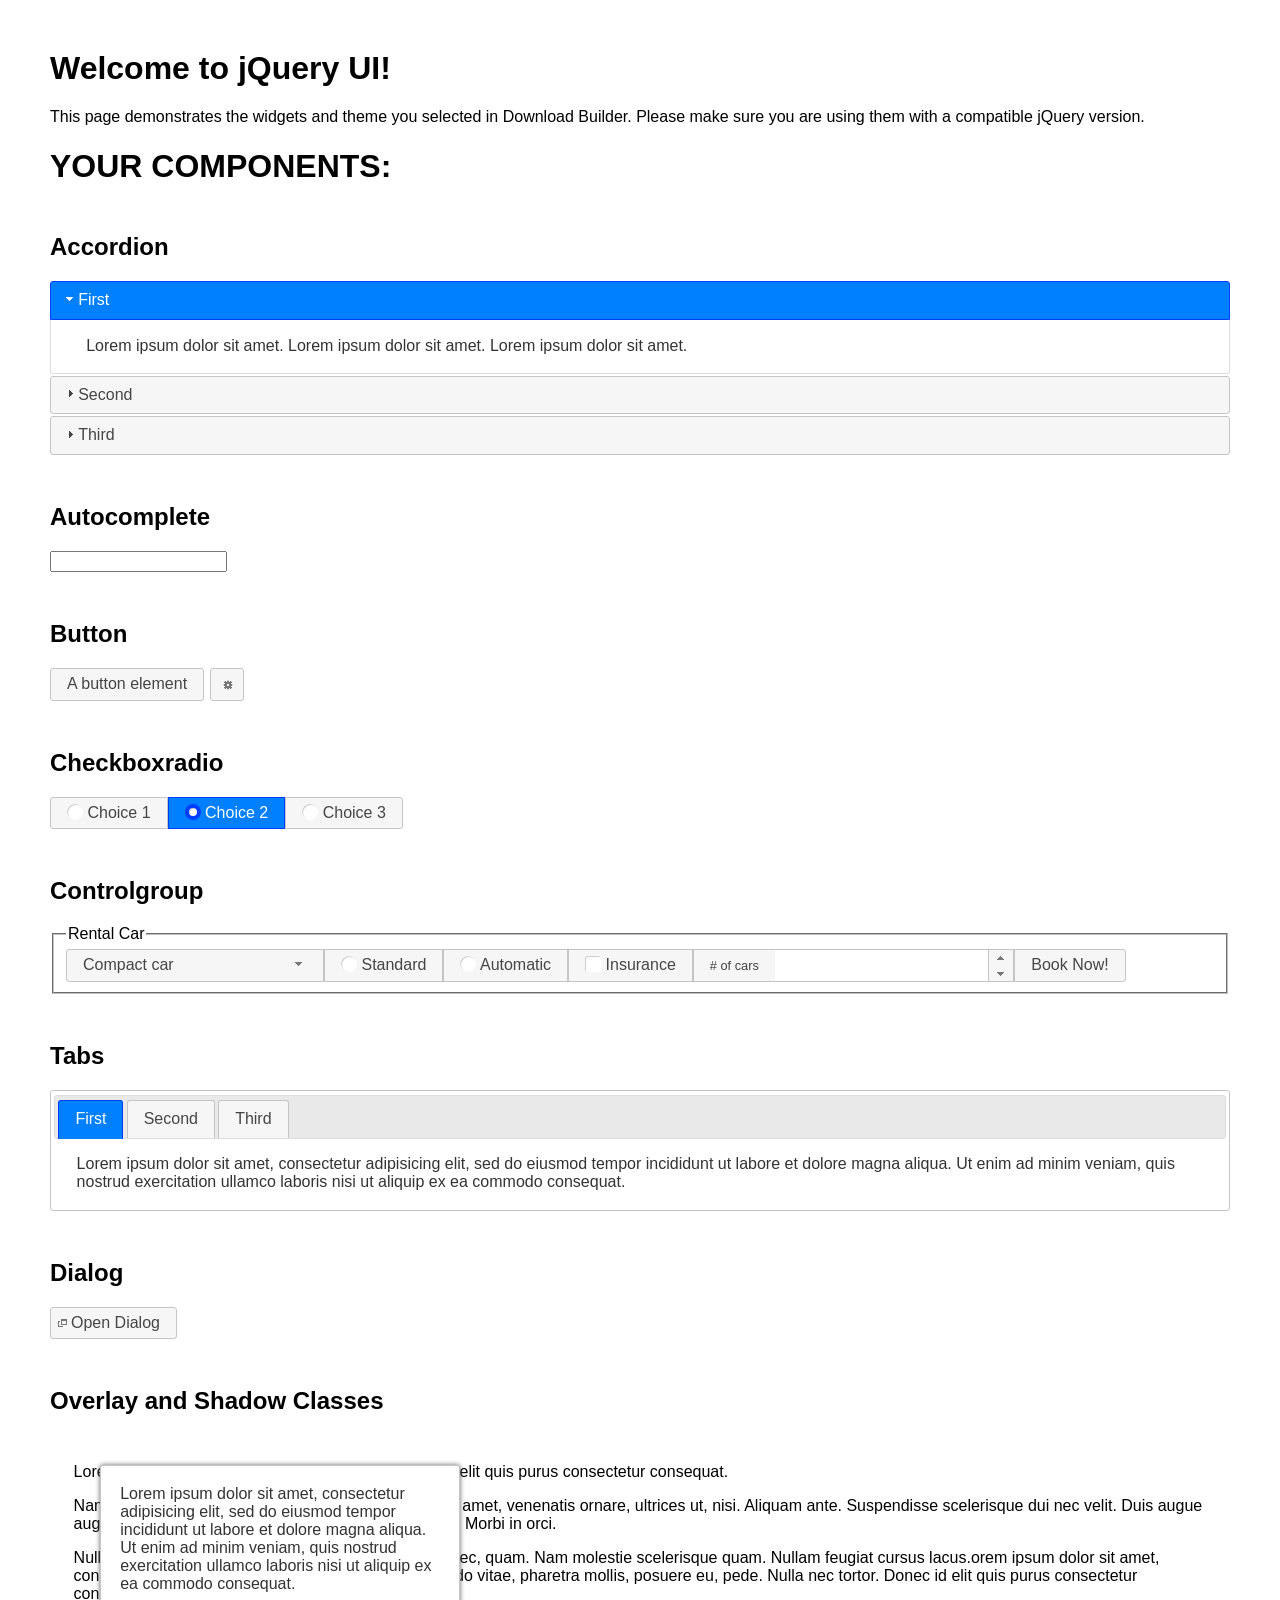
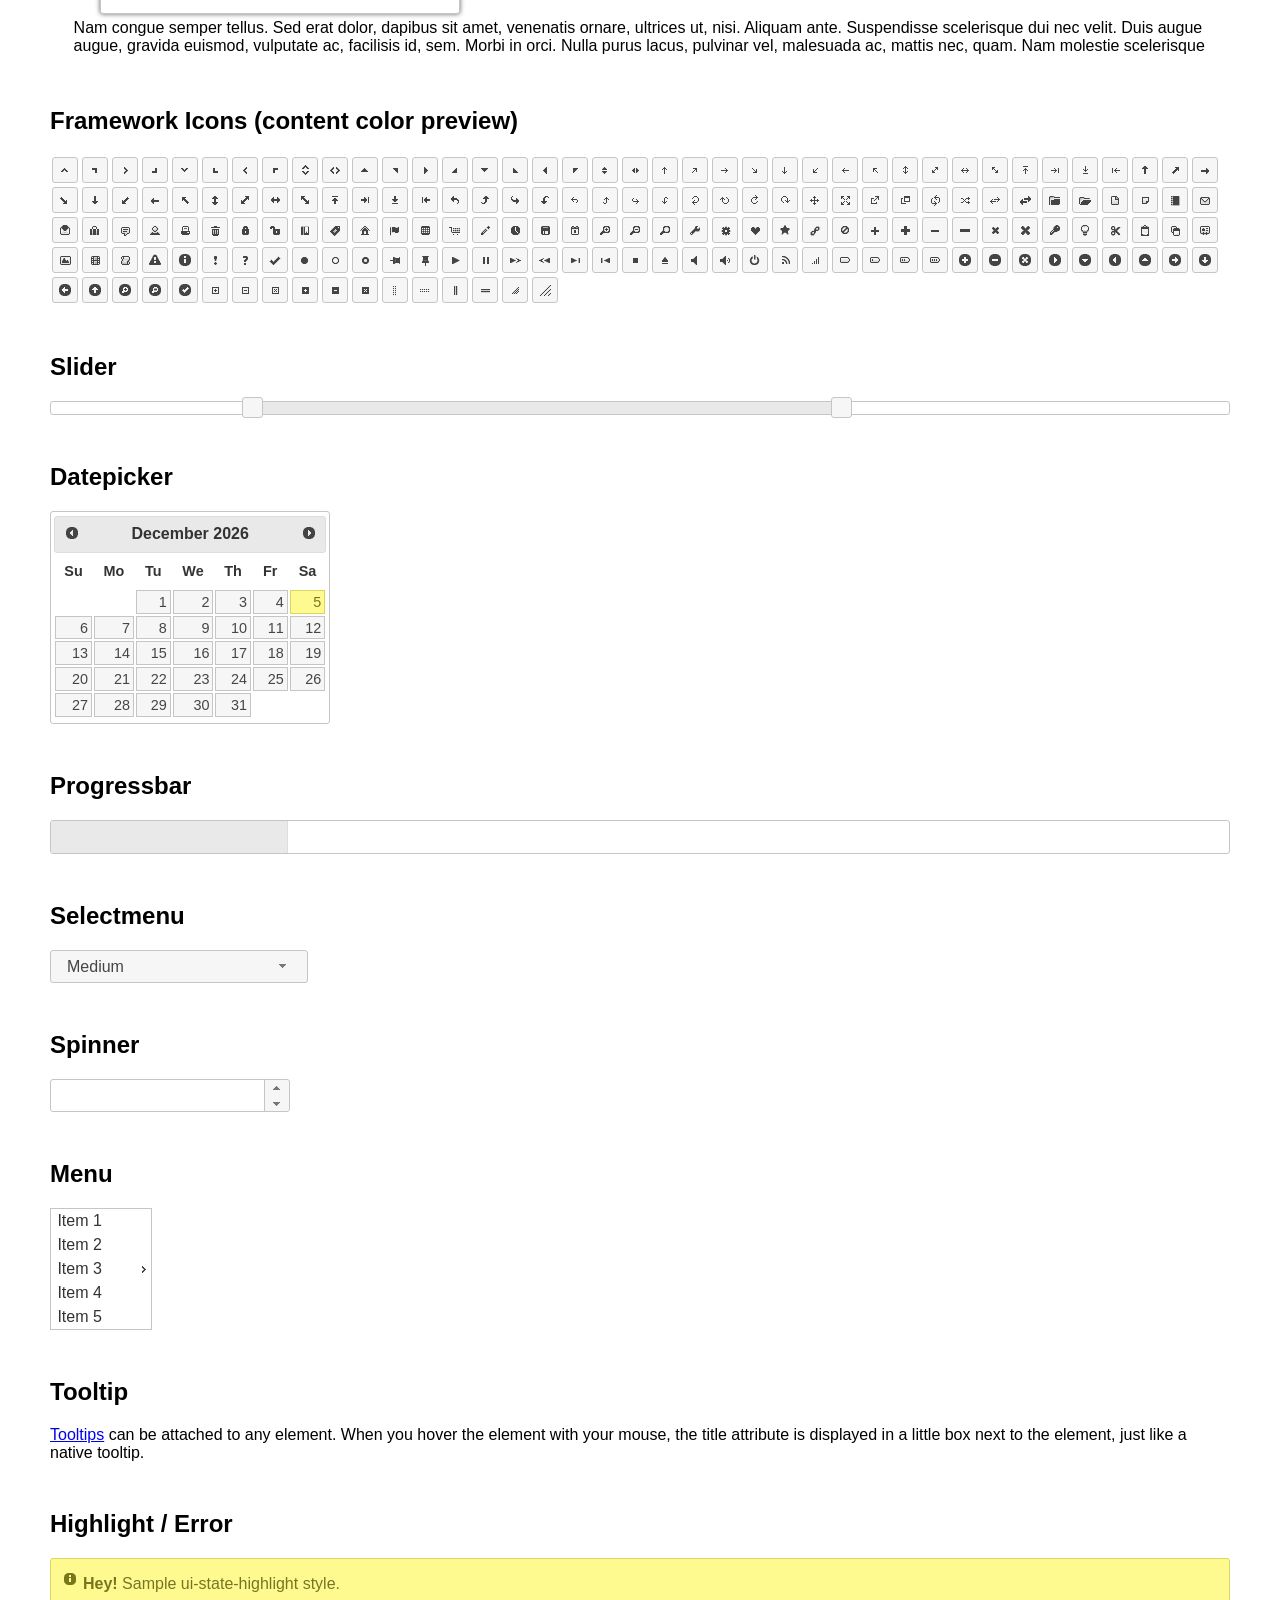
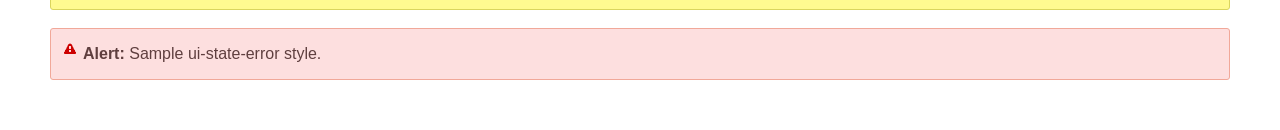
<file: assets/plugins/jquery-ui-1.12.1/index.html>
<!doctype html>
<html lang="us">
<head>
	<meta charset="utf-8">
	<title>jQuery UI Example Page</title>
	<link href="jquery-ui.css" rel="stylesheet">
	<style>
	body{
		font-family: "Trebuchet MS", sans-serif;
		margin: 50px;
	}
	.demoHeaders {
		margin-top: 2em;
	}
	#dialog-link {
		padding: .4em 1em .4em 20px;
		text-decoration: none;
		position: relative;
	}
	#dialog-link span.ui-icon {
		margin: 0 5px 0 0;
		position: absolute;
		left: .2em;
		top: 50%;
		margin-top: -8px;
	}
	#icons {
		margin: 0;
		padding: 0;
	}
	#icons li {
		margin: 2px;
		position: relative;
		padding: 4px 0;
		cursor: pointer;
		float: left;
		list-style: none;
	}
	#icons span.ui-icon {
		float: left;
		margin: 0 4px;
	}
	.fakewindowcontain .ui-widget-overlay {
		position: absolute;
	}
	select {
		width: 200px;
	}
	</style>
</head>
<body>

<h1>Welcome to jQuery UI!</h1>

<div class="ui-widget">
	<p>This page demonstrates the widgets and theme you selected in Download Builder. Please make sure you are using them with a compatible jQuery version.</p>
</div>

<h1>YOUR COMPONENTS:</h1>


<!-- Accordion -->
<h2 class="demoHeaders">Accordion</h2>
<div id="accordion">
	<h3>First</h3>
	<div>Lorem ipsum dolor sit amet. Lorem ipsum dolor sit amet. Lorem ipsum dolor sit amet.</div>
	<h3>Second</h3>
	<div>Phasellus mattis tincidunt nibh.</div>
	<h3>Third</h3>
	<div>Nam dui erat, auctor a, dignissim quis.</div>
</div>



<!-- Autocomplete -->
<h2 class="demoHeaders">Autocomplete</h2>
<div>
	<input id="autocomplete" title="type &quot;a&quot;">
</div>



<!-- Button -->
<h2 class="demoHeaders">Button</h2>
<button id="button">A button element</button>
<button id="button-icon">An icon-only button</button>



<!-- Checkboxradio -->
<h2 class="demoHeaders">Checkboxradio</h2>
<form style="margin-top: 1em;">
	<div id="radioset">
		<input type="radio" id="radio1" name="radio"><label for="radio1">Choice 1</label>
		<input type="radio" id="radio2" name="radio" checked="checked"><label for="radio2">Choice 2</label>
		<input type="radio" id="radio3" name="radio"><label for="radio3">Choice 3</label>
	</div>
</form>



<!-- Controlgroup -->
<h2 class="demoHeaders">Controlgroup</h2>
<fieldset>
	<legend>Rental Car</legend>
	<div id="controlgroup">
		<select id="car-type">
			<option>Compact car</option>
			<option>Midsize car</option>
			<option>Full size car</option>
			<option>SUV</option>
			<option>Luxury</option>
			<option>Truck</option>
			<option>Van</option>
		</select>
		<label for="transmission-standard">Standard</label>
		<input type="radio" name="transmission" id="transmission-standard">
		<label for="transmission-automatic">Automatic</label>
		<input type="radio" name="transmission" id="transmission-automatic">
		<label for="insurance">Insurance</label>
		<input type="checkbox" name="insurance" id="insurance">
		<label for="horizontal-spinner" class="ui-controlgroup-label"># of cars</label>
		<input id="horizontal-spinner" class="ui-spinner-input">
		<button>Book Now!</button>
	</div>
</fieldset>



<!-- Tabs -->
<h2 class="demoHeaders">Tabs</h2>
<div id="tabs">
	<ul>
		<li><a href="#tabs-1">First</a></li>
		<li><a href="#tabs-2">Second</a></li>
		<li><a href="#tabs-3">Third</a></li>
	</ul>
	<div id="tabs-1">Lorem ipsum dolor sit amet, consectetur adipisicing elit, sed do eiusmod tempor incididunt ut labore et dolore magna aliqua. Ut enim ad minim veniam, quis nostrud exercitation ullamco laboris nisi ut aliquip ex ea commodo consequat.</div>
	<div id="tabs-2">Phasellus mattis tincidunt nibh. Cras orci urna, blandit id, pretium vel, aliquet ornare, felis. Maecenas scelerisque sem non nisl. Fusce sed lorem in enim dictum bibendum.</div>
	<div id="tabs-3">Nam dui erat, auctor a, dignissim quis, sollicitudin eu, felis. Pellentesque nisi urna, interdum eget, sagittis et, consequat vestibulum, lacus. Mauris porttitor ullamcorper augue.</div>
</div>



<h2 class="demoHeaders">Dialog</h2>
<p>
	<button id="dialog-link" class="ui-button ui-corner-all ui-widget">
		<span class="ui-icon ui-icon-newwin"></span>Open Dialog
	</button>
</p>

<h2 class="demoHeaders">Overlay and Shadow Classes</h2>
<div style="position: relative; width: 96%; height: 200px; padding:1% 2%; overflow:hidden;" class="fakewindowcontain">
	<p>Lorem ipsum dolor sit amet,  Nulla nec tortor. Donec id elit quis purus consectetur consequat. </p><p>Nam congue semper tellus. Sed erat dolor, dapibus sit amet, venenatis ornare, ultrices ut, nisi. Aliquam ante. Suspendisse scelerisque dui nec velit. Duis augue augue, gravida euismod, vulputate ac, facilisis id, sem. Morbi in orci. </p><p>Nulla purus lacus, pulvinar vel, malesuada ac, mattis nec, quam. Nam molestie scelerisque quam. Nullam feugiat cursus lacus.orem ipsum dolor sit amet, consectetur adipiscing elit. Donec libero risus, commodo vitae, pharetra mollis, posuere eu, pede. Nulla nec tortor. Donec id elit quis purus consectetur consequat. </p><p>Nam congue semper tellus. Sed erat dolor, dapibus sit amet, venenatis ornare, ultrices ut, nisi. Aliquam ante. Suspendisse scelerisque dui nec velit. Duis augue augue, gravida euismod, vulputate ac, facilisis id, sem. Morbi in orci. Nulla purus lacus, pulvinar vel, malesuada ac, mattis nec, quam. Nam molestie scelerisque quam. </p><p>Nullam feugiat cursus lacus.orem ipsum dolor sit amet, consectetur adipiscing elit. Donec libero risus, commodo vitae, pharetra mollis, posuere eu, pede. Nulla nec tortor. Donec id elit quis purus consectetur consequat. Nam congue semper tellus. Sed erat dolor, dapibus sit amet, venenatis ornare, ultrices ut, nisi. Aliquam ante. </p><p>Suspendisse scelerisque dui nec velit. Duis augue augue, gravida euismod, vulputate ac, facilisis id, sem. Morbi in orci. Nulla purus lacus, pulvinar vel, malesuada ac, mattis nec, quam. Nam molestie scelerisque quam. Nullam feugiat cursus lacus.orem ipsum dolor sit amet, consectetur adipiscing elit. Donec libero risus, commodo vitae, pharetra mollis, posuere eu, pede. Nulla nec tortor. Donec id elit quis purus consectetur consequat. Nam congue semper tellus. Sed erat dolor, dapibus sit amet, venenatis ornare, ultrices ut, nisi. </p>

	<!-- ui-dialog -->
	<div class="ui-widget-overlay ui-front"></div>
	<div style="position: absolute; width: 320px; left: 50px; top: 30px; padding: 1.2em" class="ui-widget ui-front ui-widget-content ui-corner-all ui-widget-shadow">
		Lorem ipsum dolor sit amet, consectetur adipisicing elit, sed do eiusmod tempor incididunt ut labore et dolore magna aliqua. Ut enim ad minim veniam, quis nostrud exercitation ullamco laboris nisi ut aliquip ex ea commodo consequat.
	</div>

</div>

<!-- ui-dialog -->
<div id="dialog" title="Dialog Title">
	<p>Lorem ipsum dolor sit amet, consectetur adipisicing elit, sed do eiusmod tempor incididunt ut labore et dolore magna aliqua. Ut enim ad minim veniam, quis nostrud exercitation ullamco laboris nisi ut aliquip ex ea commodo consequat.</p>
</div>



<h2 class="demoHeaders">Framework Icons (content color preview)</h2>
<ul id="icons" class="ui-widget ui-helper-clearfix">
	<li class="ui-state-default ui-corner-all" title=".ui-icon-caret-1-n"><span class="ui-icon ui-icon-caret-1-n"></span></li>
	<li class="ui-state-default ui-corner-all" title=".ui-icon-caret-1-ne"><span class="ui-icon ui-icon-caret-1-ne"></span></li>
	<li class="ui-state-default ui-corner-all" title=".ui-icon-caret-1-e"><span class="ui-icon ui-icon-caret-1-e"></span></li>
	<li class="ui-state-default ui-corner-all" title=".ui-icon-caret-1-se"><span class="ui-icon ui-icon-caret-1-se"></span></li>
	<li class="ui-state-default ui-corner-all" title=".ui-icon-caret-1-s"><span class="ui-icon ui-icon-caret-1-s"></span></li>
	<li class="ui-state-default ui-corner-all" title=".ui-icon-caret-1-sw"><span class="ui-icon ui-icon-caret-1-sw"></span></li>
	<li class="ui-state-default ui-corner-all" title=".ui-icon-caret-1-w"><span class="ui-icon ui-icon-caret-1-w"></span></li>
	<li class="ui-state-default ui-corner-all" title=".ui-icon-caret-1-nw"><span class="ui-icon ui-icon-caret-1-nw"></span></li>
	<li class="ui-state-default ui-corner-all" title=".ui-icon-caret-2-n-s"><span class="ui-icon ui-icon-caret-2-n-s"></span></li>
	<li class="ui-state-default ui-corner-all" title=".ui-icon-caret-2-e-w"><span class="ui-icon ui-icon-caret-2-e-w"></span></li>
	<li class="ui-state-default ui-corner-all" title=".ui-icon-triangle-1-n"><span class="ui-icon ui-icon-triangle-1-n"></span></li>
	<li class="ui-state-default ui-corner-all" title=".ui-icon-triangle-1-ne"><span class="ui-icon ui-icon-triangle-1-ne"></span></li>
	<li class="ui-state-default ui-corner-all" title=".ui-icon-triangle-1-e"><span class="ui-icon ui-icon-triangle-1-e"></span></li>
	<li class="ui-state-default ui-corner-all" title=".ui-icon-triangle-1-se"><span class="ui-icon ui-icon-triangle-1-se"></span></li>
	<li class="ui-state-default ui-corner-all" title=".ui-icon-triangle-1-s"><span class="ui-icon ui-icon-triangle-1-s"></span></li>
	<li class="ui-state-default ui-corner-all" title=".ui-icon-triangle-1-sw"><span class="ui-icon ui-icon-triangle-1-sw"></span></li>
	<li class="ui-state-default ui-corner-all" title=".ui-icon-triangle-1-w"><span class="ui-icon ui-icon-triangle-1-w"></span></li>
	<li class="ui-state-default ui-corner-all" title=".ui-icon-triangle-1-nw"><span class="ui-icon ui-icon-triangle-1-nw"></span></li>
	<li class="ui-state-default ui-corner-all" title=".ui-icon-triangle-2-n-s"><span class="ui-icon ui-icon-triangle-2-n-s"></span></li>
	<li class="ui-state-default ui-corner-all" title=".ui-icon-triangle-2-e-w"><span class="ui-icon ui-icon-triangle-2-e-w"></span></li>
	<li class="ui-state-default ui-corner-all" title=".ui-icon-arrow-1-n"><span class="ui-icon ui-icon-arrow-1-n"></span></li>
	<li class="ui-state-default ui-corner-all" title=".ui-icon-arrow-1-ne"><span class="ui-icon ui-icon-arrow-1-ne"></span></li>
	<li class="ui-state-default ui-corner-all" title=".ui-icon-arrow-1-e"><span class="ui-icon ui-icon-arrow-1-e"></span></li>
	<li class="ui-state-default ui-corner-all" title=".ui-icon-arrow-1-se"><span class="ui-icon ui-icon-arrow-1-se"></span></li>
	<li class="ui-state-default ui-corner-all" title=".ui-icon-arrow-1-s"><span class="ui-icon ui-icon-arrow-1-s"></span></li>
	<li class="ui-state-default ui-corner-all" title=".ui-icon-arrow-1-sw"><span class="ui-icon ui-icon-arrow-1-sw"></span></li>
	<li class="ui-state-default ui-corner-all" title=".ui-icon-arrow-1-w"><span class="ui-icon ui-icon-arrow-1-w"></span></li>
	<li class="ui-state-default ui-corner-all" title=".ui-icon-arrow-1-nw"><span class="ui-icon ui-icon-arrow-1-nw"></span></li>
	<li class="ui-state-default ui-corner-all" title=".ui-icon-arrow-2-n-s"><span class="ui-icon ui-icon-arrow-2-n-s"></span></li>
	<li class="ui-state-default ui-corner-all" title=".ui-icon-arrow-2-ne-sw"><span class="ui-icon ui-icon-arrow-2-ne-sw"></span></li>
	<li class="ui-state-default ui-corner-all" title=".ui-icon-arrow-2-e-w"><span class="ui-icon ui-icon-arrow-2-e-w"></span></li>
	<li class="ui-state-default ui-corner-all" title=".ui-icon-arrow-2-se-nw"><span class="ui-icon ui-icon-arrow-2-se-nw"></span></li>
	<li class="ui-state-default ui-corner-all" title=".ui-icon-arrowstop-1-n"><span class="ui-icon ui-icon-arrowstop-1-n"></span></li>
	<li class="ui-state-default ui-corner-all" title=".ui-icon-arrowstop-1-e"><span class="ui-icon ui-icon-arrowstop-1-e"></span></li>
	<li class="ui-state-default ui-corner-all" title=".ui-icon-arrowstop-1-s"><span class="ui-icon ui-icon-arrowstop-1-s"></span></li>
	<li class="ui-state-default ui-corner-all" title=".ui-icon-arrowstop-1-w"><span class="ui-icon ui-icon-arrowstop-1-w"></span></li>
	<li class="ui-state-default ui-corner-all" title=".ui-icon-arrowthick-1-n"><span class="ui-icon ui-icon-arrowthick-1-n"></span></li>
	<li class="ui-state-default ui-corner-all" title=".ui-icon-arrowthick-1-ne"><span class="ui-icon ui-icon-arrowthick-1-ne"></span></li>
	<li class="ui-state-default ui-corner-all" title=".ui-icon-arrowthick-1-e"><span class="ui-icon ui-icon-arrowthick-1-e"></span></li>
	<li class="ui-state-default ui-corner-all" title=".ui-icon-arrowthick-1-se"><span class="ui-icon ui-icon-arrowthick-1-se"></span></li>
	<li class="ui-state-default ui-corner-all" title=".ui-icon-arrowthick-1-s"><span class="ui-icon ui-icon-arrowthick-1-s"></span></li>
	<li class="ui-state-default ui-corner-all" title=".ui-icon-arrowthick-1-sw"><span class="ui-icon ui-icon-arrowthick-1-sw"></span></li>
	<li class="ui-state-default ui-corner-all" title=".ui-icon-arrowthick-1-w"><span class="ui-icon ui-icon-arrowthick-1-w"></span></li>
	<li class="ui-state-default ui-corner-all" title=".ui-icon-arrowthick-1-nw"><span class="ui-icon ui-icon-arrowthick-1-nw"></span></li>
	<li class="ui-state-default ui-corner-all" title=".ui-icon-arrowthick-2-n-s"><span class="ui-icon ui-icon-arrowthick-2-n-s"></span></li>
	<li class="ui-state-default ui-corner-all" title=".ui-icon-arrowthick-2-ne-sw"><span class="ui-icon ui-icon-arrowthick-2-ne-sw"></span></li>
	<li class="ui-state-default ui-corner-all" title=".ui-icon-arrowthick-2-e-w"><span class="ui-icon ui-icon-arrowthick-2-e-w"></span></li>
	<li class="ui-state-default ui-corner-all" title=".ui-icon-arrowthick-2-se-nw"><span class="ui-icon ui-icon-arrowthick-2-se-nw"></span></li>
	<li class="ui-state-default ui-corner-all" title=".ui-icon-arrowthickstop-1-n"><span class="ui-icon ui-icon-arrowthickstop-1-n"></span></li>
	<li class="ui-state-default ui-corner-all" title=".ui-icon-arrowthickstop-1-e"><span class="ui-icon ui-icon-arrowthickstop-1-e"></span></li>
	<li class="ui-state-default ui-corner-all" title=".ui-icon-arrowthickstop-1-s"><span class="ui-icon ui-icon-arrowthickstop-1-s"></span></li>
	<li class="ui-state-default ui-corner-all" title=".ui-icon-arrowthickstop-1-w"><span class="ui-icon ui-icon-arrowthickstop-1-w"></span></li>
	<li class="ui-state-default ui-corner-all" title=".ui-icon-arrowreturnthick-1-w"><span class="ui-icon ui-icon-arrowreturnthick-1-w"></span></li>
	<li class="ui-state-default ui-corner-all" title=".ui-icon-arrowreturnthick-1-n"><span class="ui-icon ui-icon-arrowreturnthick-1-n"></span></li>
	<li class="ui-state-default ui-corner-all" title=".ui-icon-arrowreturnthick-1-e"><span class="ui-icon ui-icon-arrowreturnthick-1-e"></span></li>
	<li class="ui-state-default ui-corner-all" title=".ui-icon-arrowreturnthick-1-s"><span class="ui-icon ui-icon-arrowreturnthick-1-s"></span></li>
	<li class="ui-state-default ui-corner-all" title=".ui-icon-arrowreturn-1-w"><span class="ui-icon ui-icon-arrowreturn-1-w"></span></li>
	<li class="ui-state-default ui-corner-all" title=".ui-icon-arrowreturn-1-n"><span class="ui-icon ui-icon-arrowreturn-1-n"></span></li>
	<li class="ui-state-default ui-corner-all" title=".ui-icon-arrowreturn-1-e"><span class="ui-icon ui-icon-arrowreturn-1-e"></span></li>
	<li class="ui-state-default ui-corner-all" title=".ui-icon-arrowreturn-1-s"><span class="ui-icon ui-icon-arrowreturn-1-s"></span></li>
	<li class="ui-state-default ui-corner-all" title=".ui-icon-arrowrefresh-1-w"><span class="ui-icon ui-icon-arrowrefresh-1-w"></span></li>
	<li class="ui-state-default ui-corner-all" title=".ui-icon-arrowrefresh-1-n"><span class="ui-icon ui-icon-arrowrefresh-1-n"></span></li>
	<li class="ui-state-default ui-corner-all" title=".ui-icon-arrowrefresh-1-e"><span class="ui-icon ui-icon-arrowrefresh-1-e"></span></li>
	<li class="ui-state-default ui-corner-all" title=".ui-icon-arrowrefresh-1-s"><span class="ui-icon ui-icon-arrowrefresh-1-s"></span></li>
	<li class="ui-state-default ui-corner-all" title=".ui-icon-arrow-4"><span class="ui-icon ui-icon-arrow-4"></span></li>
	<li class="ui-state-default ui-corner-all" title=".ui-icon-arrow-4-diag"><span class="ui-icon ui-icon-arrow-4-diag"></span></li>
	<li class="ui-state-default ui-corner-all" title=".ui-icon-extlink"><span class="ui-icon ui-icon-extlink"></span></li>
	<li class="ui-state-default ui-corner-all" title=".ui-icon-newwin"><span class="ui-icon ui-icon-newwin"></span></li>
	<li class="ui-state-default ui-corner-all" title=".ui-icon-refresh"><span class="ui-icon ui-icon-refresh"></span></li>
	<li class="ui-state-default ui-corner-all" title=".ui-icon-shuffle"><span class="ui-icon ui-icon-shuffle"></span></li>
	<li class="ui-state-default ui-corner-all" title=".ui-icon-transfer-e-w"><span class="ui-icon ui-icon-transfer-e-w"></span></li>
	<li class="ui-state-default ui-corner-all" title=".ui-icon-transferthick-e-w"><span class="ui-icon ui-icon-transferthick-e-w"></span></li>
	<li class="ui-state-default ui-corner-all" title=".ui-icon-folder-collapsed"><span class="ui-icon ui-icon-folder-collapsed"></span></li>
	<li class="ui-state-default ui-corner-all" title=".ui-icon-folder-open"><span class="ui-icon ui-icon-folder-open"></span></li>
	<li class="ui-state-default ui-corner-all" title=".ui-icon-document"><span class="ui-icon ui-icon-document"></span></li>
	<li class="ui-state-default ui-corner-all" title=".ui-icon-document-b"><span class="ui-icon ui-icon-document-b"></span></li>
	<li class="ui-state-default ui-corner-all" title=".ui-icon-note"><span class="ui-icon ui-icon-note"></span></li>
	<li class="ui-state-default ui-corner-all" title=".ui-icon-mail-closed"><span class="ui-icon ui-icon-mail-closed"></span></li>
	<li class="ui-state-default ui-corner-all" title=".ui-icon-mail-open"><span class="ui-icon ui-icon-mail-open"></span></li>
	<li class="ui-state-default ui-corner-all" title=".ui-icon-suitcase"><span class="ui-icon ui-icon-suitcase"></span></li>
	<li class="ui-state-default ui-corner-all" title=".ui-icon-comment"><span class="ui-icon ui-icon-comment"></span></li>
	<li class="ui-state-default ui-corner-all" title=".ui-icon-person"><span class="ui-icon ui-icon-person"></span></li>
	<li class="ui-state-default ui-corner-all" title=".ui-icon-print"><span class="ui-icon ui-icon-print"></span></li>
	<li class="ui-state-default ui-corner-all" title=".ui-icon-trash"><span class="ui-icon ui-icon-trash"></span></li>
	<li class="ui-state-default ui-corner-all" title=".ui-icon-locked"><span class="ui-icon ui-icon-locked"></span></li>
	<li class="ui-state-default ui-corner-all" title=".ui-icon-unlocked"><span class="ui-icon ui-icon-unlocked"></span></li>
	<li class="ui-state-default ui-corner-all" title=".ui-icon-bookmark"><span class="ui-icon ui-icon-bookmark"></span></li>
	<li class="ui-state-default ui-corner-all" title=".ui-icon-tag"><span class="ui-icon ui-icon-tag"></span></li>
	<li class="ui-state-default ui-corner-all" title=".ui-icon-home"><span class="ui-icon ui-icon-home"></span></li>
	<li class="ui-state-default ui-corner-all" title=".ui-icon-flag"><span class="ui-icon ui-icon-flag"></span></li>
	<li class="ui-state-default ui-corner-all" title=".ui-icon-calculator"><span class="ui-icon ui-icon-calculator"></span></li>
	<li class="ui-state-default ui-corner-all" title=".ui-icon-cart"><span class="ui-icon ui-icon-cart"></span></li>
	<li class="ui-state-default ui-corner-all" title=".ui-icon-pencil"><span class="ui-icon ui-icon-pencil"></span></li>
	<li class="ui-state-default ui-corner-all" title=".ui-icon-clock"><span class="ui-icon ui-icon-clock"></span></li>
	<li class="ui-state-default ui-corner-all" title=".ui-icon-disk"><span class="ui-icon ui-icon-disk"></span></li>
	<li class="ui-state-default ui-corner-all" title=".ui-icon-calendar"><span class="ui-icon ui-icon-calendar"></span></li>
	<li class="ui-state-default ui-corner-all" title=".ui-icon-zoomin"><span class="ui-icon ui-icon-zoomin"></span></li>
	<li class="ui-state-default ui-corner-all" title=".ui-icon-zoomout"><span class="ui-icon ui-icon-zoomout"></span></li>
	<li class="ui-state-default ui-corner-all" title=".ui-icon-search"><span class="ui-icon ui-icon-search"></span></li>
	<li class="ui-state-default ui-corner-all" title=".ui-icon-wrench"><span class="ui-icon ui-icon-wrench"></span></li>
	<li class="ui-state-default ui-corner-all" title=".ui-icon-gear"><span class="ui-icon ui-icon-gear"></span></li>
	<li class="ui-state-default ui-corner-all" title=".ui-icon-heart"><span class="ui-icon ui-icon-heart"></span></li>
	<li class="ui-state-default ui-corner-all" title=".ui-icon-star"><span class="ui-icon ui-icon-star"></span></li>
	<li class="ui-state-default ui-corner-all" title=".ui-icon-link"><span class="ui-icon ui-icon-link"></span></li>
	<li class="ui-state-default ui-corner-all" title=".ui-icon-cancel"><span class="ui-icon ui-icon-cancel"></span></li>
	<li class="ui-state-default ui-corner-all" title=".ui-icon-plus"><span class="ui-icon ui-icon-plus"></span></li>
	<li class="ui-state-default ui-corner-all" title=".ui-icon-plusthick"><span class="ui-icon ui-icon-plusthick"></span></li>
	<li class="ui-state-default ui-corner-all" title=".ui-icon-minus"><span class="ui-icon ui-icon-minus"></span></li>
	<li class="ui-state-default ui-corner-all" title=".ui-icon-minusthick"><span class="ui-icon ui-icon-minusthick"></span></li>
	<li class="ui-state-default ui-corner-all" title=".ui-icon-close"><span class="ui-icon ui-icon-close"></span></li>
	<li class="ui-state-default ui-corner-all" title=".ui-icon-closethick"><span class="ui-icon ui-icon-closethick"></span></li>
	<li class="ui-state-default ui-corner-all" title=".ui-icon-key"><span class="ui-icon ui-icon-key"></span></li>
	<li class="ui-state-default ui-corner-all" title=".ui-icon-lightbulb"><span class="ui-icon ui-icon-lightbulb"></span></li>
	<li class="ui-state-default ui-corner-all" title=".ui-icon-scissors"><span class="ui-icon ui-icon-scissors"></span></li>
	<li class="ui-state-default ui-corner-all" title=".ui-icon-clipboard"><span class="ui-icon ui-icon-clipboard"></span></li>
	<li class="ui-state-default ui-corner-all" title=".ui-icon-copy"><span class="ui-icon ui-icon-copy"></span></li>
	<li class="ui-state-default ui-corner-all" title=".ui-icon-contact"><span class="ui-icon ui-icon-contact"></span></li>
	<li class="ui-state-default ui-corner-all" title=".ui-icon-image"><span class="ui-icon ui-icon-image"></span></li>
	<li class="ui-state-default ui-corner-all" title=".ui-icon-video"><span class="ui-icon ui-icon-video"></span></li>
	<li class="ui-state-default ui-corner-all" title=".ui-icon-script"><span class="ui-icon ui-icon-script"></span></li>
	<li class="ui-state-default ui-corner-all" title=".ui-icon-alert"><span class="ui-icon ui-icon-alert"></span></li>
	<li class="ui-state-default ui-corner-all" title=".ui-icon-info"><span class="ui-icon ui-icon-info"></span></li>
	<li class="ui-state-default ui-corner-all" title=".ui-icon-notice"><span class="ui-icon ui-icon-notice"></span></li>
	<li class="ui-state-default ui-corner-all" title=".ui-icon-help"><span class="ui-icon ui-icon-help"></span></li>
	<li class="ui-state-default ui-corner-all" title=".ui-icon-check"><span class="ui-icon ui-icon-check"></span></li>
	<li class="ui-state-default ui-corner-all" title=".ui-icon-bullet"><span class="ui-icon ui-icon-bullet"></span></li>
	<li class="ui-state-default ui-corner-all" title=".ui-icon-radio-off"><span class="ui-icon ui-icon-radio-off"></span></li>
	<li class="ui-state-default ui-corner-all" title=".ui-icon-radio-on"><span class="ui-icon ui-icon-radio-on"></span></li>
	<li class="ui-state-default ui-corner-all" title=".ui-icon-pin-w"><span class="ui-icon ui-icon-pin-w"></span></li>
	<li class="ui-state-default ui-corner-all" title=".ui-icon-pin-s"><span class="ui-icon ui-icon-pin-s"></span></li>
	<li class="ui-state-default ui-corner-all" title=".ui-icon-play"><span class="ui-icon ui-icon-play"></span></li>
	<li class="ui-state-default ui-corner-all" title=".ui-icon-pause"><span class="ui-icon ui-icon-pause"></span></li>
	<li class="ui-state-default ui-corner-all" title=".ui-icon-seek-next"><span class="ui-icon ui-icon-seek-next"></span></li>
	<li class="ui-state-default ui-corner-all" title=".ui-icon-seek-prev"><span class="ui-icon ui-icon-seek-prev"></span></li>
	<li class="ui-state-default ui-corner-all" title=".ui-icon-seek-end"><span class="ui-icon ui-icon-seek-end"></span></li>
	<li class="ui-state-default ui-corner-all" title=".ui-icon-seek-first"><span class="ui-icon ui-icon-seek-first"></span></li>
	<li class="ui-state-default ui-corner-all" title=".ui-icon-stop"><span class="ui-icon ui-icon-stop"></span></li>
	<li class="ui-state-default ui-corner-all" title=".ui-icon-eject"><span class="ui-icon ui-icon-eject"></span></li>
	<li class="ui-state-default ui-corner-all" title=".ui-icon-volume-off"><span class="ui-icon ui-icon-volume-off"></span></li>
	<li class="ui-state-default ui-corner-all" title=".ui-icon-volume-on"><span class="ui-icon ui-icon-volume-on"></span></li>
	<li class="ui-state-default ui-corner-all" title=".ui-icon-power"><span class="ui-icon ui-icon-power"></span></li>
	<li class="ui-state-default ui-corner-all" title=".ui-icon-signal-diag"><span class="ui-icon ui-icon-signal-diag"></span></li>
	<li class="ui-state-default ui-corner-all" title=".ui-icon-signal"><span class="ui-icon ui-icon-signal"></span></li>
	<li class="ui-state-default ui-corner-all" title=".ui-icon-battery-0"><span class="ui-icon ui-icon-battery-0"></span></li>
	<li class="ui-state-default ui-corner-all" title=".ui-icon-battery-1"><span class="ui-icon ui-icon-battery-1"></span></li>
	<li class="ui-state-default ui-corner-all" title=".ui-icon-battery-2"><span class="ui-icon ui-icon-battery-2"></span></li>
	<li class="ui-state-default ui-corner-all" title=".ui-icon-battery-3"><span class="ui-icon ui-icon-battery-3"></span></li>
	<li class="ui-state-default ui-corner-all" title=".ui-icon-circle-plus"><span class="ui-icon ui-icon-circle-plus"></span></li>
	<li class="ui-state-default ui-corner-all" title=".ui-icon-circle-minus"><span class="ui-icon ui-icon-circle-minus"></span></li>
	<li class="ui-state-default ui-corner-all" title=".ui-icon-circle-close"><span class="ui-icon ui-icon-circle-close"></span></li>
	<li class="ui-state-default ui-corner-all" title=".ui-icon-circle-triangle-e"><span class="ui-icon ui-icon-circle-triangle-e"></span></li>
	<li class="ui-state-default ui-corner-all" title=".ui-icon-circle-triangle-s"><span class="ui-icon ui-icon-circle-triangle-s"></span></li>
	<li class="ui-state-default ui-corner-all" title=".ui-icon-circle-triangle-w"><span class="ui-icon ui-icon-circle-triangle-w"></span></li>
	<li class="ui-state-default ui-corner-all" title=".ui-icon-circle-triangle-n"><span class="ui-icon ui-icon-circle-triangle-n"></span></li>
	<li class="ui-state-default ui-corner-all" title=".ui-icon-circle-arrow-e"><span class="ui-icon ui-icon-circle-arrow-e"></span></li>
	<li class="ui-state-default ui-corner-all" title=".ui-icon-circle-arrow-s"><span class="ui-icon ui-icon-circle-arrow-s"></span></li>
	<li class="ui-state-default ui-corner-all" title=".ui-icon-circle-arrow-w"><span class="ui-icon ui-icon-circle-arrow-w"></span></li>
	<li class="ui-state-default ui-corner-all" title=".ui-icon-circle-arrow-n"><span class="ui-icon ui-icon-circle-arrow-n"></span></li>
	<li class="ui-state-default ui-corner-all" title=".ui-icon-circle-zoomin"><span class="ui-icon ui-icon-circle-zoomin"></span></li>
	<li class="ui-state-default ui-corner-all" title=".ui-icon-circle-zoomout"><span class="ui-icon ui-icon-circle-zoomout"></span></li>
	<li class="ui-state-default ui-corner-all" title=".ui-icon-circle-check"><span class="ui-icon ui-icon-circle-check"></span></li>
	<li class="ui-state-default ui-corner-all" title=".ui-icon-circlesmall-plus"><span class="ui-icon ui-icon-circlesmall-plus"></span></li>
	<li class="ui-state-default ui-corner-all" title=".ui-icon-circlesmall-minus"><span class="ui-icon ui-icon-circlesmall-minus"></span></li>
	<li class="ui-state-default ui-corner-all" title=".ui-icon-circlesmall-close"><span class="ui-icon ui-icon-circlesmall-close"></span></li>
	<li class="ui-state-default ui-corner-all" title=".ui-icon-squaresmall-plus"><span class="ui-icon ui-icon-squaresmall-plus"></span></li>
	<li class="ui-state-default ui-corner-all" title=".ui-icon-squaresmall-minus"><span class="ui-icon ui-icon-squaresmall-minus"></span></li>
	<li class="ui-state-default ui-corner-all" title=".ui-icon-squaresmall-close"><span class="ui-icon ui-icon-squaresmall-close"></span></li>
	<li class="ui-state-default ui-corner-all" title=".ui-icon-grip-dotted-vertical"><span class="ui-icon ui-icon-grip-dotted-vertical"></span></li>
	<li class="ui-state-default ui-corner-all" title=".ui-icon-grip-dotted-horizontal"><span class="ui-icon ui-icon-grip-dotted-horizontal"></span></li>
	<li class="ui-state-default ui-corner-all" title=".ui-icon-grip-solid-vertical"><span class="ui-icon ui-icon-grip-solid-vertical"></span></li>
	<li class="ui-state-default ui-corner-all" title=".ui-icon-grip-solid-horizontal"><span class="ui-icon ui-icon-grip-solid-horizontal"></span></li>
	<li class="ui-state-default ui-corner-all" title=".ui-icon-gripsmall-diagonal-se"><span class="ui-icon ui-icon-gripsmall-diagonal-se"></span></li>
	<li class="ui-state-default ui-corner-all" title=".ui-icon-grip-diagonal-se"><span class="ui-icon ui-icon-grip-diagonal-se"></span></li>
</ul>


<!-- Slider -->
<h2 class="demoHeaders">Slider</h2>
<div id="slider"></div>



<!-- Datepicker -->
<h2 class="demoHeaders">Datepicker</h2>
<div id="datepicker"></div>



<!-- Progressbar -->
<h2 class="demoHeaders">Progressbar</h2>
<div id="progressbar"></div>



<!-- Progressbar -->
<h2 class="demoHeaders">Selectmenu</h2>
<select id="selectmenu">
	<option>Slower</option>
	<option>Slow</option>
	<option selected="selected">Medium</option>
	<option>Fast</option>
	<option>Faster</option>
</select>



<!-- Spinner -->
<h2 class="demoHeaders">Spinner</h2>
<input id="spinner">



<!-- Menu -->
<h2 class="demoHeaders">Menu</h2>
<ul style="width:100px;" id="menu">
	<li><div>Item 1</div></li>
	<li><div>Item 2</div></li>
	<li><div>Item 3</div>
		<ul>
			<li><div>Item 3-1</div></li>
			<li><div>Item 3-2</div></li>
			<li><div>Item 3-3</div></li>
			<li><div>Item 3-4</div></li>
			<li><div>Item 3-5</div></li>
		</ul>
	</li>
	<li><div>Item 4</div></li>
	<li><div>Item 5</div></li>
</ul>



<!-- Tooltip -->
<h2 class="demoHeaders">Tooltip</h2>
<p id="tooltip">
	<a href="#" title="That&apos;s what this widget is">Tooltips</a> can be attached to any element. When you hover
the element with your mouse, the title attribute is displayed in a little box next to the element, just like a native tooltip.
</p>


<!-- Highlight / Error -->
<h2 class="demoHeaders">Highlight / Error</h2>
<div class="ui-widget">
	<div class="ui-state-highlight ui-corner-all" style="margin-top: 20px; padding: 0 .7em;">
		<p><span class="ui-icon ui-icon-info" style="float: left; margin-right: .3em;"></span>
		<strong>Hey!</strong> Sample ui-state-highlight style.</p>
	</div>
</div>
<br>
<div class="ui-widget">
	<div class="ui-state-error ui-corner-all" style="padding: 0 .7em;">
		<p><span class="ui-icon ui-icon-alert" style="float: left; margin-right: .3em;"></span>
		<strong>Alert:</strong> Sample ui-state-error style.</p>
	</div>
</div>

<script src="external/jquery/jquery.js"></script>
<script src="jquery-ui.js"></script>
<script>

$( "#accordion" ).accordion();



var availableTags = [
	"ActionScript",
	"AppleScript",
	"Asp",
	"BASIC",
	"C",
	"C++",
	"Clojure",
	"COBOL",
	"ColdFusion",
	"Erlang",
	"Fortran",
	"Groovy",
	"Haskell",
	"Java",
	"JavaScript",
	"Lisp",
	"Perl",
	"PHP",
	"Python",
	"Ruby",
	"Scala",
	"Scheme"
];
$( "#autocomplete" ).autocomplete({
	source: availableTags
});



$( "#button" ).button();
$( "#button-icon" ).button({
	icon: "ui-icon-gear",
	showLabel: false
});



$( "#radioset" ).buttonset();



$( "#controlgroup" ).controlgroup();



$( "#tabs" ).tabs();



$( "#dialog" ).dialog({
	autoOpen: false,
	width: 400,
	buttons: [
		{
			text: "Ok",
			click: function() {
				$( this ).dialog( "close" );
			}
		},
		{
			text: "Cancel",
			click: function() {
				$( this ).dialog( "close" );
			}
		}
	]
});

// Link to open the dialog
$( "#dialog-link" ).click(function( event ) {
	$( "#dialog" ).dialog( "open" );
	event.preventDefault();
});



$( "#datepicker" ).datepicker({
	inline: true
});



$( "#slider" ).slider({
	range: true,
	values: [ 17, 67 ]
});



$( "#progressbar" ).progressbar({
	value: 20
});



$( "#spinner" ).spinner();



$( "#menu" ).menu();



$( "#tooltip" ).tooltip();



$( "#selectmenu" ).selectmenu();


// Hover states on the static widgets
$( "#dialog-link, #icons li" ).hover(
	function() {
		$( this ).addClass( "ui-state-hover" );
	},
	function() {
		$( this ).removeClass( "ui-state-hover" );
	}
);
</script>
</body>
</html>
</file>
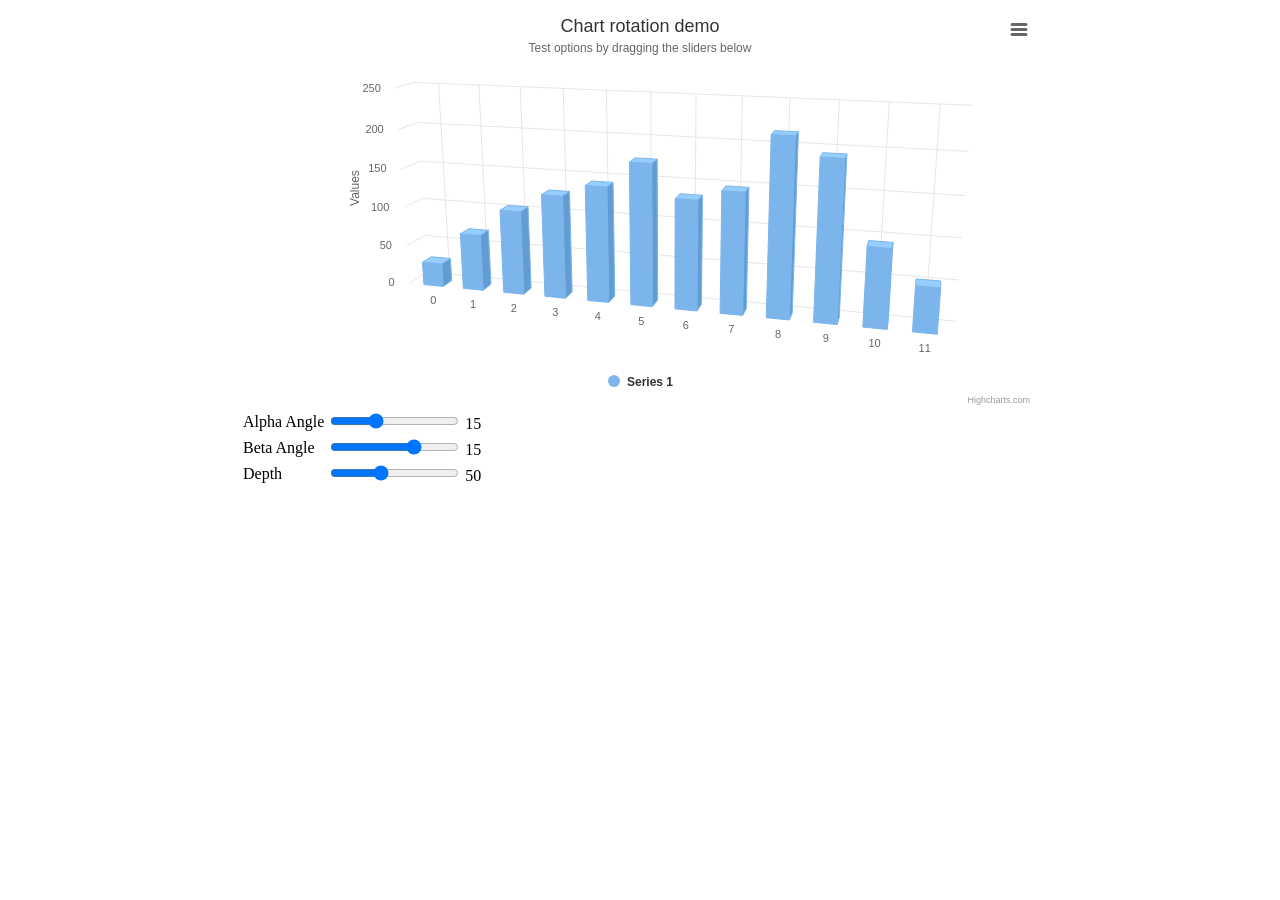
<file: Highcharts-5.0.14/examples/3d-column-interactive/index.htm>
<!DOCTYPE HTML>
<html>
	<head>
		<meta http-equiv="Content-Type" content="text/html; charset=utf-8">
		<title>Highcharts Example</title>

		<style type="text/css">
#container, #sliders {
    min-width: 310px; 
    max-width: 800px;
    margin: 0 auto;
}
#container {
    height: 400px; 
}
		</style>
	</head>
	<body>
<script src="https://code.jquery.com/jquery-3.1.1.min.js"></script>
<script src="../../code/highcharts.js"></script>
<script src="../../code/highcharts-3d.js"></script>
<script src="../../code/modules/exporting.js"></script>

<div id="container"></div>
<div id="sliders">
    <table>
        <tr>
        	<td>Alpha Angle</td>
        	<td><input id="alpha" type="range" min="0" max="45" value="15"/> <span id="alpha-value" class="value"></span></td>
        </tr>
        <tr>
        	<td>Beta Angle</td>
        	<td><input id="beta" type="range" min="-45" max="45" value="15"/> <span id="beta-value" class="value"></span></td>
        </tr>
        <tr>
        	<td>Depth</td>
        	<td><input id="depth" type="range" min="20" max="100" value="50"/> <span id="depth-value" class="value"></span></td>
        </tr>
    </table>
</div>


		<script type="text/javascript">

// Set up the chart
var chart = new Highcharts.Chart({
    chart: {
        renderTo: 'container',
        type: 'column',
        options3d: {
            enabled: true,
            alpha: 15,
            beta: 15,
            depth: 50,
            viewDistance: 25
        }
    },
    title: {
        text: 'Chart rotation demo'
    },
    subtitle: {
        text: 'Test options by dragging the sliders below'
    },
    plotOptions: {
        column: {
            depth: 25
        }
    },
    series: [{
        data: [29.9, 71.5, 106.4, 129.2, 144.0, 176.0, 135.6, 148.5, 216.4, 194.1, 95.6, 54.4]
    }]
});

function showValues() {
    $('#alpha-value').html(chart.options.chart.options3d.alpha);
    $('#beta-value').html(chart.options.chart.options3d.beta);
    $('#depth-value').html(chart.options.chart.options3d.depth);
}

// Activate the sliders
$('#sliders input').on('input change', function () {
    chart.options.chart.options3d[this.id] = parseFloat(this.value);
    showValues();
    chart.redraw(false);
});

showValues();
		</script>
	</body>
</html>
</file>
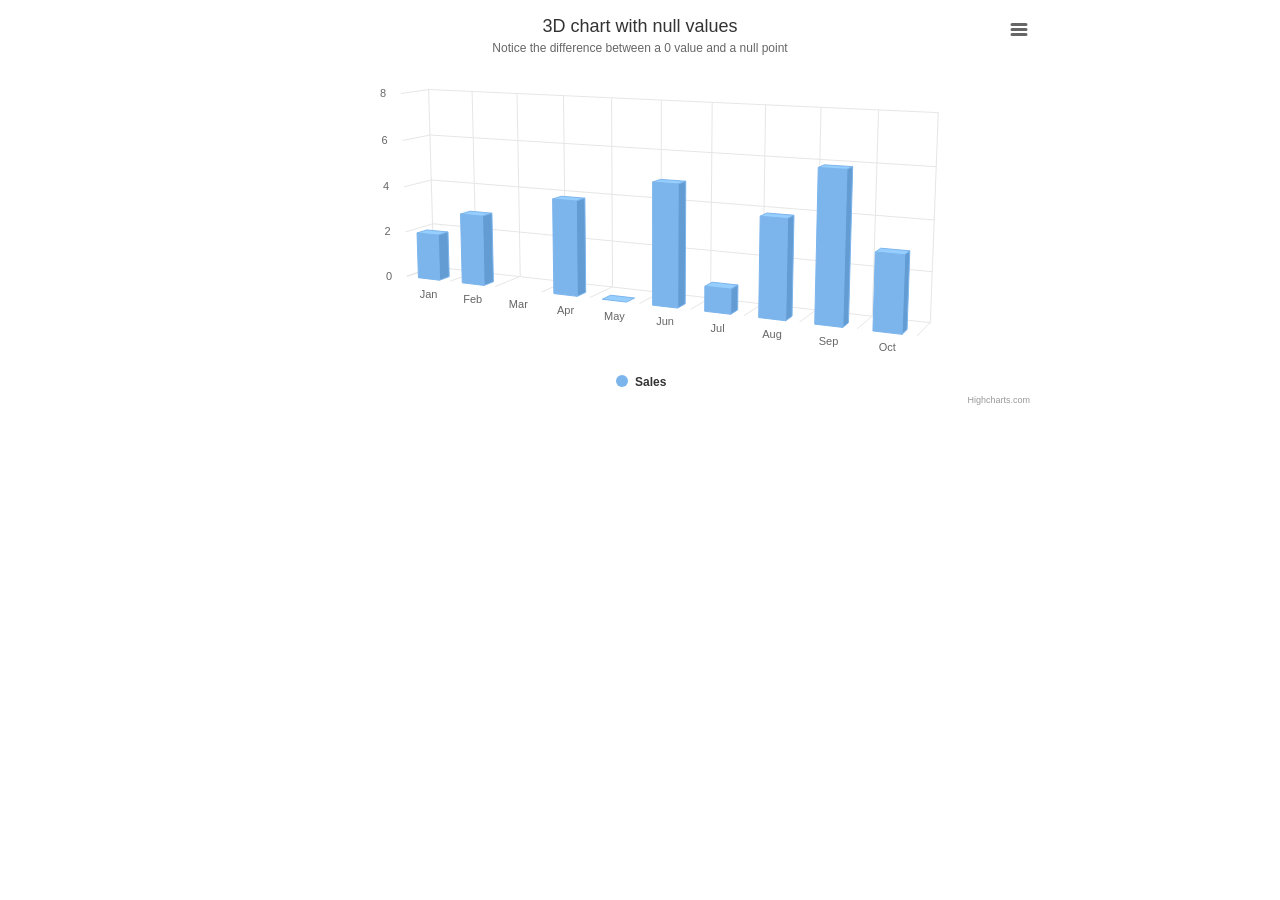
<file: Highcharts-5.0.14/examples/3d-column-null-values/index.htm>
<!DOCTYPE HTML>
<html>
	<head>
		<meta http-equiv="Content-Type" content="text/html; charset=utf-8">
		<title>Highcharts Example</title>

		<style type="text/css">
#container {
    height: 400px; 
    min-width: 310px; 
    max-width: 800px;
    margin: 0 auto;
}
		</style>
	</head>
	<body>

<script src="../../code/highcharts.js"></script>
<script src="../../code/highcharts-3d.js"></script>
<script src="../../code/modules/exporting.js"></script>

<div id="container" style="height: 400px"></div>


		<script type="text/javascript">

Highcharts.chart('container', {
    chart: {
        type: 'column',
        options3d: {
            enabled: true,
            alpha: 10,
            beta: 25,
            depth: 70
        }
    },
    title: {
        text: '3D chart with null values'
    },
    subtitle: {
        text: 'Notice the difference between a 0 value and a null point'
    },
    plotOptions: {
        column: {
            depth: 25
        }
    },
    xAxis: {
        categories: Highcharts.getOptions().lang.shortMonths
    },
    yAxis: {
        title: {
            text: null
        }
    },
    series: [{
        name: 'Sales',
        data: [2, 3, null, 4, 0, 5, 1, 4, 6, 3]
    }]
});
		</script>
	</body>
</html>
</file>
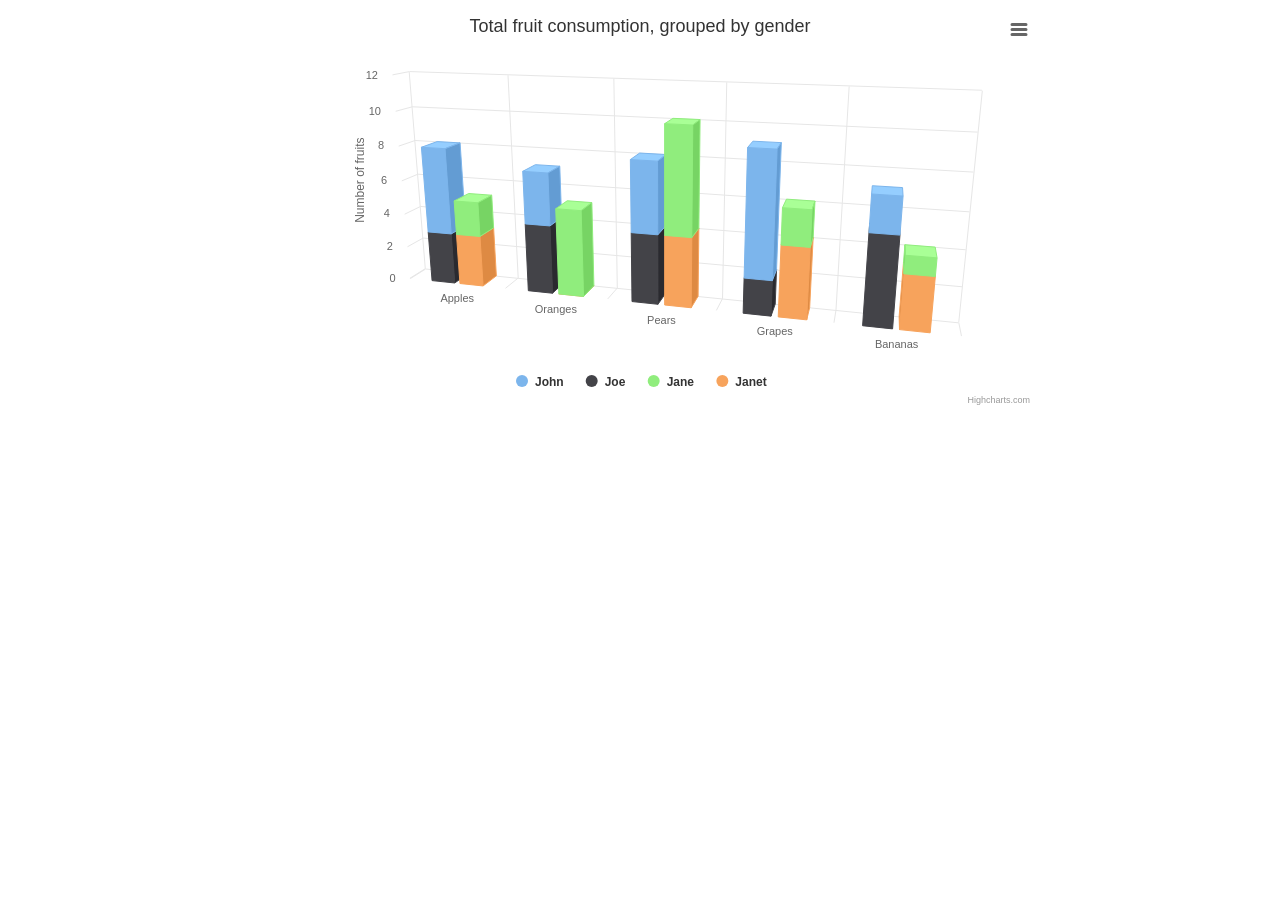
<file: Highcharts-5.0.14/examples/3d-column-stacking-grouping/index.htm>
<!DOCTYPE HTML>
<html>
	<head>
		<meta http-equiv="Content-Type" content="text/html; charset=utf-8">
		<title>Highcharts Example</title>

		<style type="text/css">
#container {
    height: 400px; 
    min-width: 310px; 
    max-width: 800px;
    margin: 0 auto;
}
		</style>
	</head>
	<body>

<script src="../../code/highcharts.js"></script>
<script src="../../code/highcharts-3d.js"></script>
<script src="../../code/modules/exporting.js"></script>

<div id="container" style="height: 400px"></div>


		<script type="text/javascript">

Highcharts.chart('container', {
    chart: {
        type: 'column',
        options3d: {
            enabled: true,
            alpha: 15,
            beta: 15,
            viewDistance: 25,
            depth: 40
        }
    },

    title: {
        text: 'Total fruit consumption, grouped by gender'
    },

    xAxis: {
        categories: ['Apples', 'Oranges', 'Pears', 'Grapes', 'Bananas']
    },

    yAxis: {
        allowDecimals: false,
        min: 0,
        title: {
            text: 'Number of fruits'
        }
    },

    tooltip: {
        headerFormat: '<b>{point.key}</b><br>',
        pointFormat: '<span style="color:{series.color}">\u25CF</span> {series.name}: {point.y} / {point.stackTotal}'
    },

    plotOptions: {
        column: {
            stacking: 'normal',
            depth: 40
        }
    },

    series: [{
        name: 'John',
        data: [5, 3, 4, 7, 2],
        stack: 'male'
    }, {
        name: 'Joe',
        data: [3, 4, 4, 2, 5],
        stack: 'male'
    }, {
        name: 'Jane',
        data: [2, 5, 6, 2, 1],
        stack: 'female'
    }, {
        name: 'Janet',
        data: [3, 0, 4, 4, 3],
        stack: 'female'
    }]
});


		</script>
	</body>
</html>
</file>
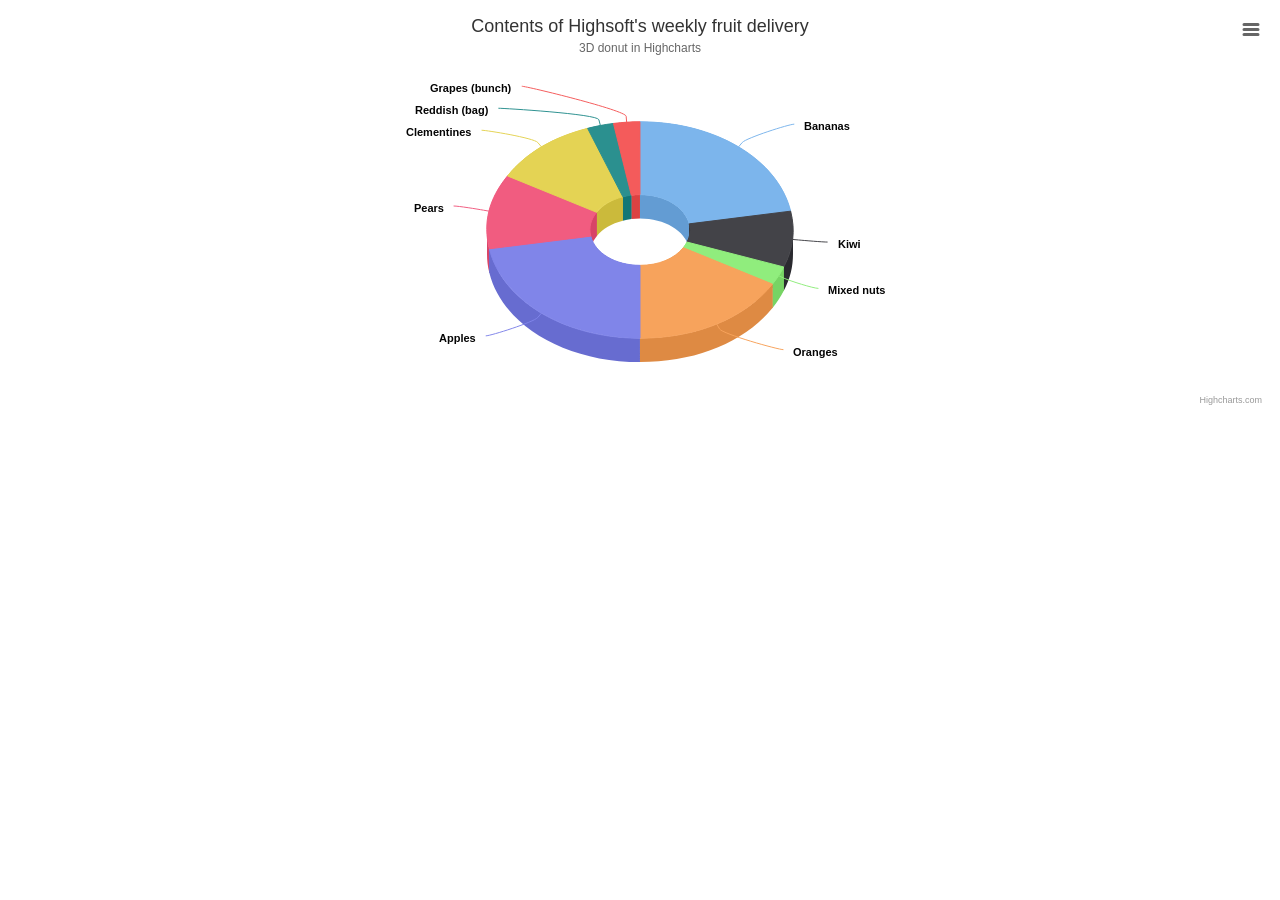
<file: Highcharts-5.0.14/examples/3d-pie-donut/index.htm>
<!DOCTYPE HTML>
<html>
	<head>
		<meta http-equiv="Content-Type" content="text/html; charset=utf-8">
		<title>Highcharts Example</title>

		<style type="text/css">

		</style>
	</head>
	<body>

<script src="../../code/highcharts.js"></script>
<script src="../../code/highcharts-3d.js"></script>
<script src="../../code/modules/exporting.js"></script>

<div id="container" style="height: 400px"></div>


		<script type="text/javascript">

Highcharts.chart('container', {
    chart: {
        type: 'pie',
        options3d: {
            enabled: true,
            alpha: 45
        }
    },
    title: {
        text: 'Contents of Highsoft\'s weekly fruit delivery'
    },
    subtitle: {
        text: '3D donut in Highcharts'
    },
    plotOptions: {
        pie: {
            innerSize: 100,
            depth: 45
        }
    },
    series: [{
        name: 'Delivered amount',
        data: [
            ['Bananas', 8],
            ['Kiwi', 3],
            ['Mixed nuts', 1],
            ['Oranges', 6],
            ['Apples', 8],
            ['Pears', 4],
            ['Clementines', 4],
            ['Reddish (bag)', 1],
            ['Grapes (bunch)', 1]
        ]
    }]
});
		</script>
	</body>
</html>
</file>
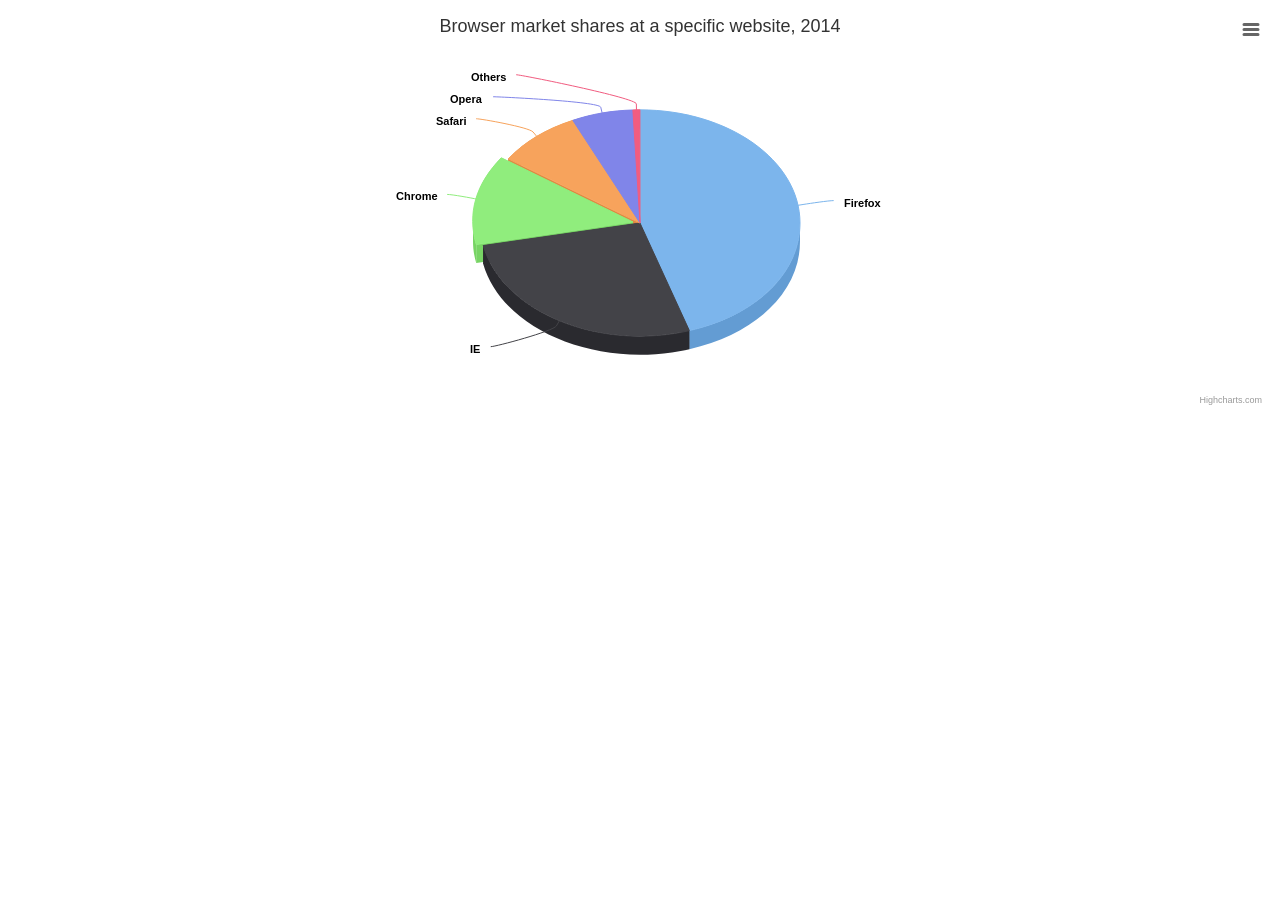
<file: Highcharts-5.0.14/examples/3d-pie/index.htm>
<!DOCTYPE HTML>
<html>
	<head>
		<meta http-equiv="Content-Type" content="text/html; charset=utf-8">
		<title>Highcharts Example</title>

		<style type="text/css">

		</style>
	</head>
	<body>

<script src="../../code/highcharts.js"></script>
<script src="../../code/highcharts-3d.js"></script>
<script src="../../code/modules/exporting.js"></script>

<div id="container" style="height: 400px"></div>


		<script type="text/javascript">

Highcharts.chart('container', {
    chart: {
        type: 'pie',
        options3d: {
            enabled: true,
            alpha: 45,
            beta: 0
        }
    },
    title: {
        text: 'Browser market shares at a specific website, 2014'
    },
    tooltip: {
        pointFormat: '{series.name}: <b>{point.percentage:.1f}%</b>'
    },
    plotOptions: {
        pie: {
            allowPointSelect: true,
            cursor: 'pointer',
            depth: 35,
            dataLabels: {
                enabled: true,
                format: '{point.name}'
            }
        }
    },
    series: [{
        type: 'pie',
        name: 'Browser share',
        data: [
            ['Firefox', 45.0],
            ['IE', 26.8],
            {
                name: 'Chrome',
                y: 12.8,
                sliced: true,
                selected: true
            },
            ['Safari', 8.5],
            ['Opera', 6.2],
            ['Others', 0.7]
        ]
    }]
});
		</script>
	</body>
</html>
</file>
<file: GoJS-master/assets/css/main.css>
@import url(https://fonts.googleapis.com/css?family=Lato:400,900,700);
@import url(https://fonts.googleapis.com/css?family=Open+Sans:400,800,700,600);

body {
  font-family: 'Lato', sans-serif;
}

.banner {
  background-position: top center;
  height: 265px;
  background-color: #FFF;
}

.banner h1 span, h2 span {
  background-color: rgba(255,255,255,0.8);
  border-radius: 5px;
}

#bannerlogo {
  background-color:  #1F4963; /* nwoods blue */
  font-weight: 900;
  font-size: 120%;
  color: white;
  padding: 6px;
  border-radius: 9px;
}

#toplogo {
  background-color:  #1F4963; /* nwoods blue */
  font-weight: 900;
  font-size: 120%;
  color: white;
  padding: 6px;
  border-radius: 4px;
}

#bannertop {
  background-image: url('../images/banner2.png');
  background-repeat: no-repeat;
  box-shadow: 0px 2px 5px #D3D3D3;
  padding-top: 48px;
}

.img-thumbnail {
  padding: 0px;
  margin: 4px;
  border: 2px solid #ddd;
  border-radius: 0px;
  width: 226px;
  height: 180px;
}

h1 {
  font-size: 50px;
  font-weight: bold;
}

#frontpage p {
  font-size: 18px;
  line-height: 1.5;
}

#footer {
  background-color: #292c2f;
  box-shadow: 0 1px 1px 0 rgba(0, 0, 0, 0.12);
  box-sizing: border-box;
  width: 100%;
  font-family: Lato, sans-serif;
  font-size: 13px;

  padding: 25px 50px 50px 50px;

  margin-left: 0px;
  margin-right: 0px;

  color:  #ffffff;
}

#footer ul {
  list-style: none;
  margin-top: 20px;
}
#footer p {
  font-size: 13px;
}

#footer h3 {
  background-color:  #1F4963; /* nwoods blue */
  font-weight: 900;
  font-size: 40px;
  color: white;
  padding: 6px;
  border-radius: 6px;
  display: inline-block;

  text-align: center;
}

#navindex {
  padding-left: 0px;
  padding-right: 0px;
}

.navbar-inverse .navbar-nav > li > a {
  color: white;
  font-weight: bold;
}

.navbar-brand {
  height: auto;
  margin: 9px 10px;
  padding: 6px;
}
.navbar-inverse .navbar-brand {
  color: white;
}
.navbar-inverse .navbar-brand:hover {
  background-color:  #1F4963; /* nwoods blue */
}

.nav > li > a {
  padding-left: 9px;
  padding-right: 9px;
}

.navbar {
  border-radius: 0px;
  border-width: 0px;
}

.navbar-right {
  margin-right: 0px;
}

.nav li {
  float: left;
  line-height: 40px;
  -o-transition:.5s;
  -ms-transition:.5s;
  -moz-transition:.5s;
  -webkit-transition:.5s;
  transition:.5s;
}

.nav li:hover {
  background-color: #707070;
}

.sidebar-nav .navbar-collapse {
  padding: 0px;
}

.buy {
  background-color: #79C900;
}

.activate {
  background-color: #00A9C9;
}

/* bootstrap override */
.container-fluid {
  max-width: 1170px;
  padding-left: inherit;
  padding-right: inherit;
}
.container-fluid>.navbar-header {
  margin-left: inherit;
  margin-right: inherit;
}
.mt30 {
  margin-top: 30px;
}
.mt70 {
  margin-top: 70px;
}
.plr15 {
  padding-left: 15px;
  padding-right: 15px;
}

.footer {
  text-align: right;
  font-size: 10px;
}

/* used on learn pages */
.learn-container {
  max-width: 940px;
  padding-left: 15px;
  padding-right: 15px;
}

.diagramStyling {
  background-color: #F8F8F8;
}

p.box {
  padding: 15px;
}

/* Sidebar */
.sidebar-nav .navbar {
  margin-bottom: 0px;
}

.classList {
  width: 100%;
  margin: 0;
}

.navbar-nav>li>a.selected { background: #707070; color: #FFF;}
.navbar-default .navbar-nav>li>a:hover { color: #FFF;}

/* used in api, intro, and samples pages */
#non-fixed-nav {
  margin-bottom: 0px;
}

/* For the samples index.html */
.btn-tag {
  background-color: #3E5264;
  border-color: #3E5264;
  border-bottom: 2px solid rgba(0, 0, 0, 0.15);
  margin: 2px;
}

.btn-tag:hover {
  background-color: #4E878B;
  border-color: #4E878B;
  border-bottom: 2px solid rgba(0, 0, 0, 0.15);
}

.btn-selected-tag {
  background-color: white;
  border-color: #3E5264;
  color: #3E5264;
  border-bottom: 2px solid #354655;
  margin: 2px;
}

.btn-selected-tag:hover {
  background-color: white;
  border-color: #3E5264;
  color: #3E5264;
}

/* Samples, override Bootstrap settings for certain elements */
#sample {
  padding-top: 15px;
}
#sample input[type=radio] {
  margin: 3px 3px 0px 5px;
}
#sample input[type=range] {
  display: inline-block;
  width: auto;
}
#sample label {
  margin-bottom: 0px;
  font-weight: normal;
}
#sample pre {
  font-size : 9pt;
}
#sample textarea {
  font-family: monospace;
  font-size: 9pt;
}
.samplespan {
  position: absolute;
  z-index: 99;
  display: none;
  left: 135px;
  margin-top: -80px;
  border: 2px solid gray;
  height: 204px;
}

ul hr {
  margin-top: 0px;
  margin-bottom: 0px;
}

hr.changelog {
  margin-top: 40px;
  margin-bottom: 40px;
  border-top: 4px solid #CCC;
}

/* BOOTSTRAP MEDIA BREAKPOINTS */
@media (min-width: 768px) {
  a:not(.selected):hover .samplespan {
    display: block; /* Only make screenshots visible when not collapsed and not selected */
  }
  .col-md-2 {
    float: left;
    width: 20%;
  }
  .col-md-10 {
    float: left;
    width: 80%;
  }
  .navbar>.container-fluid .navbar-brand {
    margin-left: 10px;
  }
  .navbar-fixed-top .navbar-collapse {
    padding-left: 15px;
    padding-right: 15px;
  }
  #navindex {
    max-width: 180px;
    padding: 0px;
  }
  .sidebar-nav .navbar li {
    float: none;
    display: block;
  }
  .sidebar-nav .navbar li a {
    padding-top: 1px;
    padding-bottom: 1px;
  }
}
@media (max-width: 767px) {
  .navbar-collapse.collapse {
    display: none !important;
  }
  .navbar-collapse.collapse.in {
    display: block !important;
  }
  .navbar-header .collapse, .navbar-toggle {
    display: block !important;
  }
  .navheader-container {
    position: relative;
    width: 100%;
    height: 50px;
  }
  .navheader-container .navheader-collapse {
    position: absolute;
    top: 0;
    left: 0;
    height: 100%;
    width: 100%;
  }
  .navbar-nav {
    margin: 7.5px 0px;
  }
  .couple {
    display: inline-block;
  }
}
</file>
<file: GoJS-master/assets/css/api.css>
/* overrides main.css */
p {
  font-size: 100%;
  line-height: normal;
}

pre {
  white-space: pre-wrap;
}

.fineprint
{
  float: right;
  margin-right: 2em;
  font-size: .7em;
}

/* eg Group "Extends Node" */
span.extends
{
  display: block;
  margin-bottom: 1em;
}

.light {
  color: #777;
  font-style: italic;
}

.detailList dt {
  font-weight: normal;
}
dt.heading {
  font-weight: 700;
}

.since {
  border-radius:4px 4px 4px 4px;
  padding: 2px;
  /*margin-left: 1em;*/
  background: #DDD;
  color: #444;
}


.seealso {
  display: block; margin-left: 10px; margin-top: .5em;
}
ul.seealsolist { display: inline; list-style: none; margin: 0; padding: 0; }
ul.seealsolist li { display: inline; }
ul.seealsolist li:after { content: ","; }
ul.seealsolist li:last-child:after { content: ""; }

span.nodetails
{
  display:none;
}

.box, .boxrun, .boxread {
  border: 1px solid #BBB;
  padding: .6em;
  background: #f4f4fa;
}

.morelink {
  background: #E6E6F7;
  padding: 2px;
  border-radius: 5px;
  margin: 5px;
  cursor: pointer;
}

/* make table fit small screens */
@media (max-width: 767px) {
  td.attributes {
    max-width: 140px;
    overflow-wrap: break-word;
    word-wrap: break-word;
  }
  td.name {
    max-width: 120px;
    overflow-wrap: break-word;
    word-wrap: break-word;
  }
  td.description {

  }
}
@media screen and (max-width: 767px) {
.table-responsive>.table>tbody>tr>td,
.table-responsive>.table>tbody>tr>th,
.table-responsive>.table>tfoot>tr>td,
.table-responsive>.table>tfoot>tr>th,
.table-responsive>.table>thead>tr>td,
.table-responsive>.table>thead>tr>th {
    white-space: normal;
}
}
</file>
<file: GoJS-master/assets/css/highlight.css>
/*

Monokai Sublime style. Derived from Monokai by noformnocontent http://nn.mit-license.org/

*/

.hljs {
  display: block;
  overflow-x: auto;
  padding: 0.5em;
  background: #23241f;
}

.hljs,
.hljs-tag,
.hljs-subst {
  color: #f8f8f2;
}

.hljs-strong,
.hljs-emphasis {
  color: #a8a8a2;
}

.hljs-bullet,
.hljs-quote,
.hljs-number,
.hljs-regexp,
.hljs-literal,
.hljs-link {
  color: #ae81ff;
}

.hljs-code,
.hljs-title,
.hljs-section,
.hljs-selector-class {
  color: #a6e22e;
}

.hljs-strong {
  font-weight: bold;
}

.hljs-emphasis {
  font-style: italic;
}

.hljs-keyword,
.hljs-selector-tag,
.hljs-name,
.hljs-attr {
  color: #f92672;
}

.hljs-symbol,
.hljs-attribute {
  color: #66d9ef;
}

.hljs-params,
.hljs-class .hljs-title {
  color: #f8f8f2;
}

.hljs-string,
.hljs-type,
.hljs-built_in,
.hljs-builtin-name,
.hljs-selector-id,
.hljs-selector-attr,
.hljs-selector-pseudo,
.hljs-addition,
.hljs-variable,
.hljs-template-variable {
  color: #e6db74;
}

.hljs-comment {
  color: #b0d0b0
}

.hljs-deletion,
.hljs-meta {
  color: #75715e;
}
</file>
